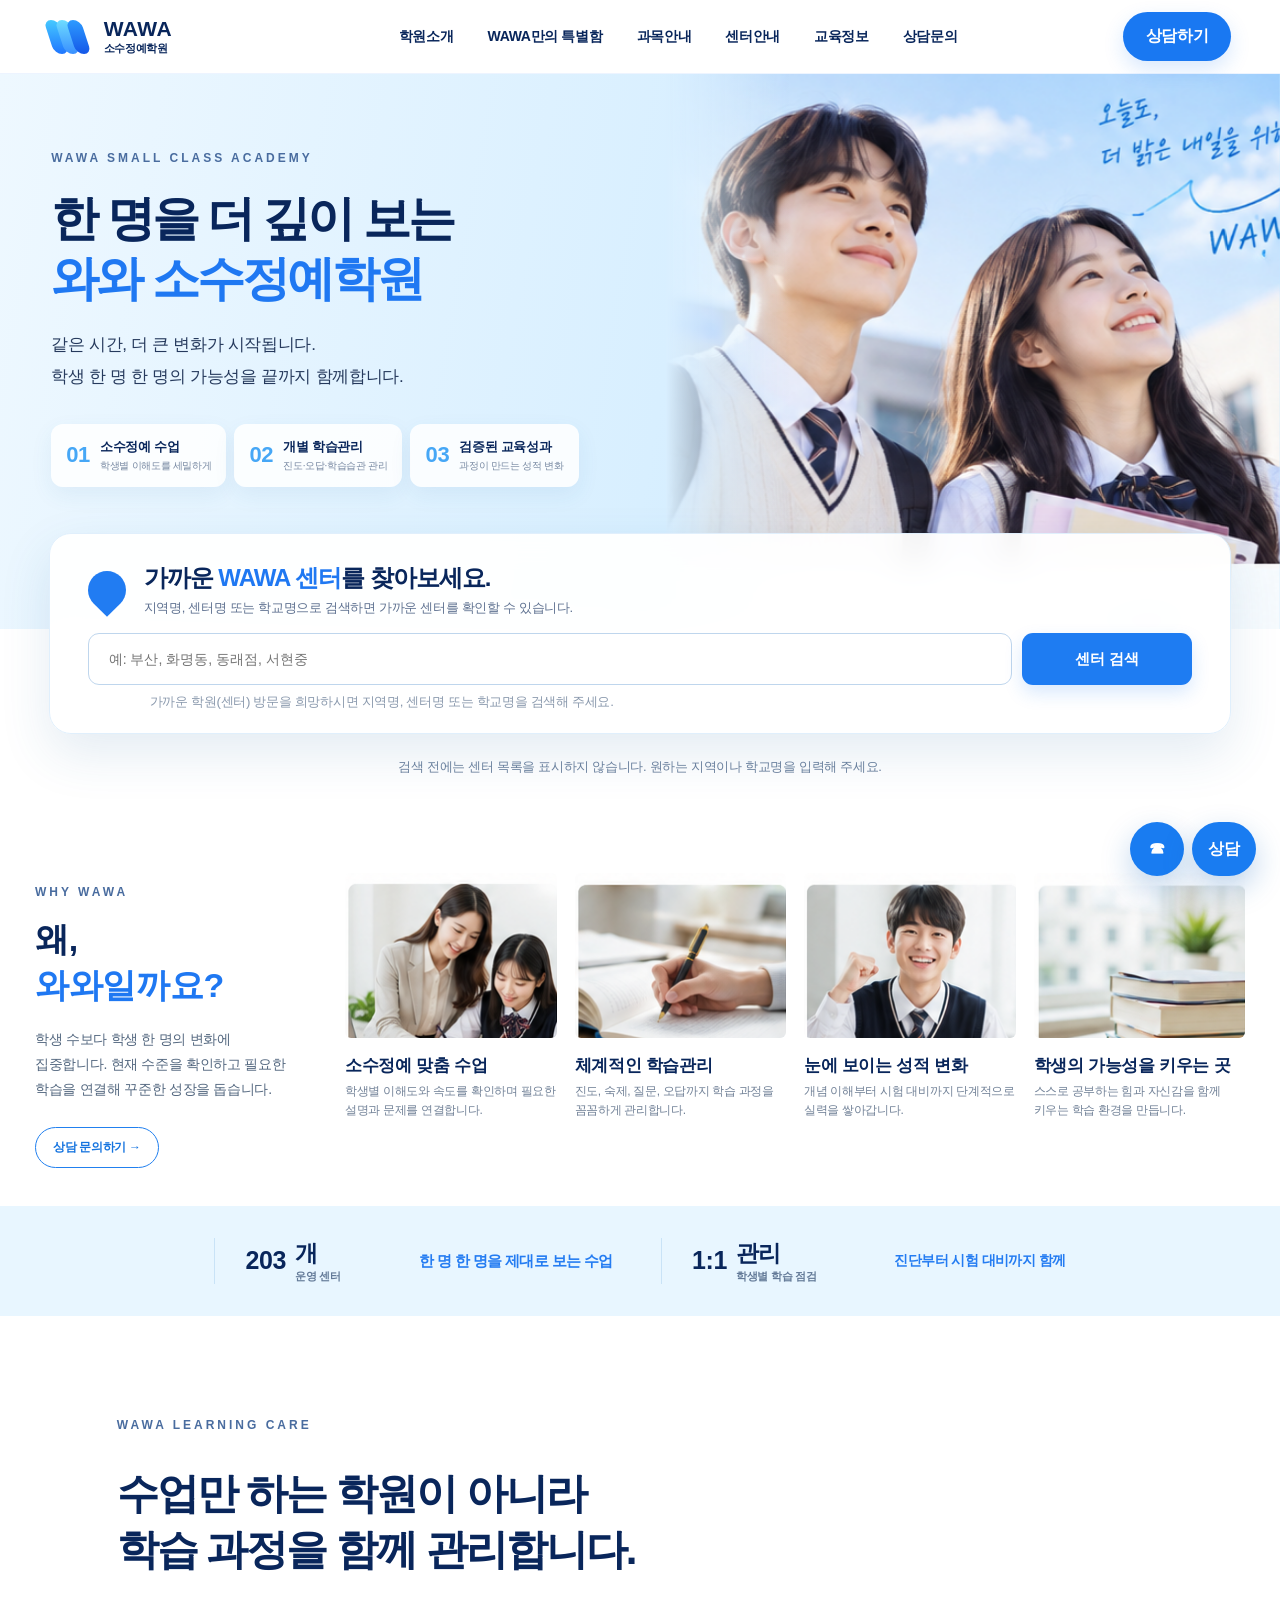
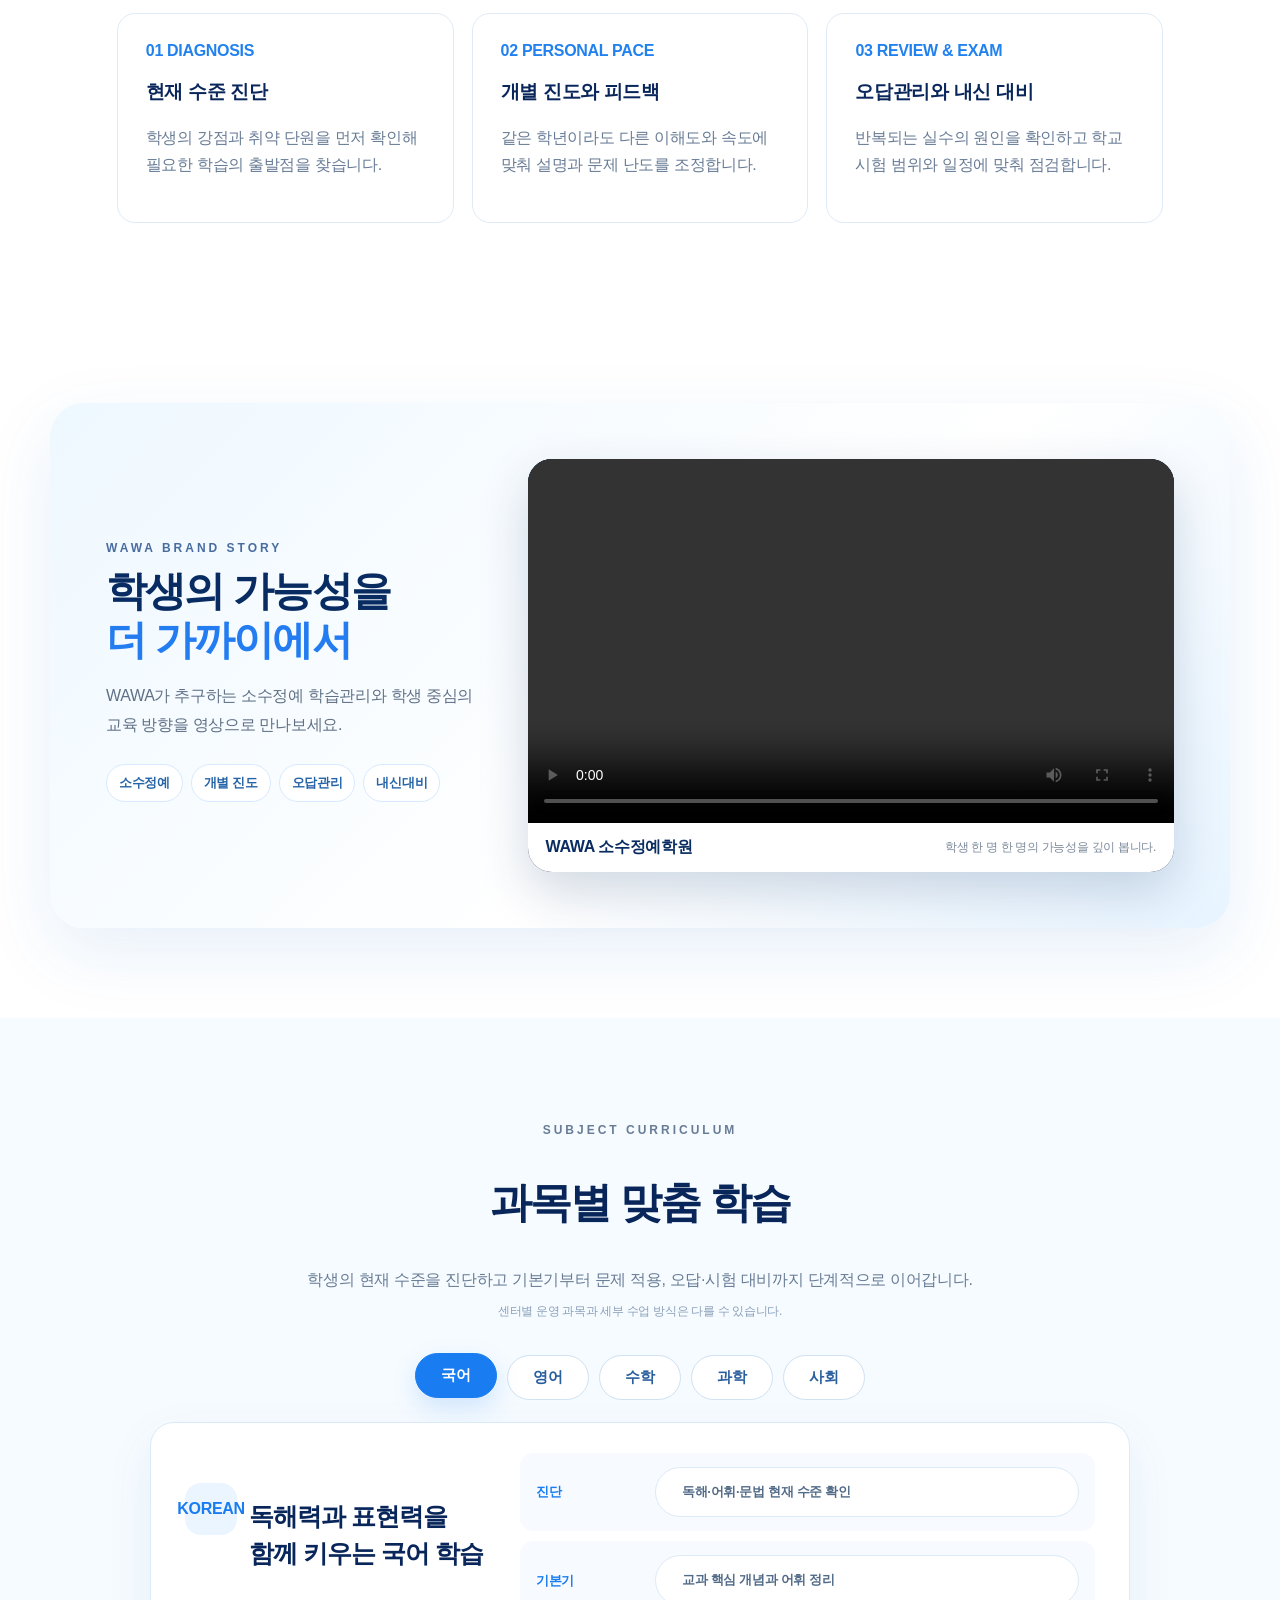
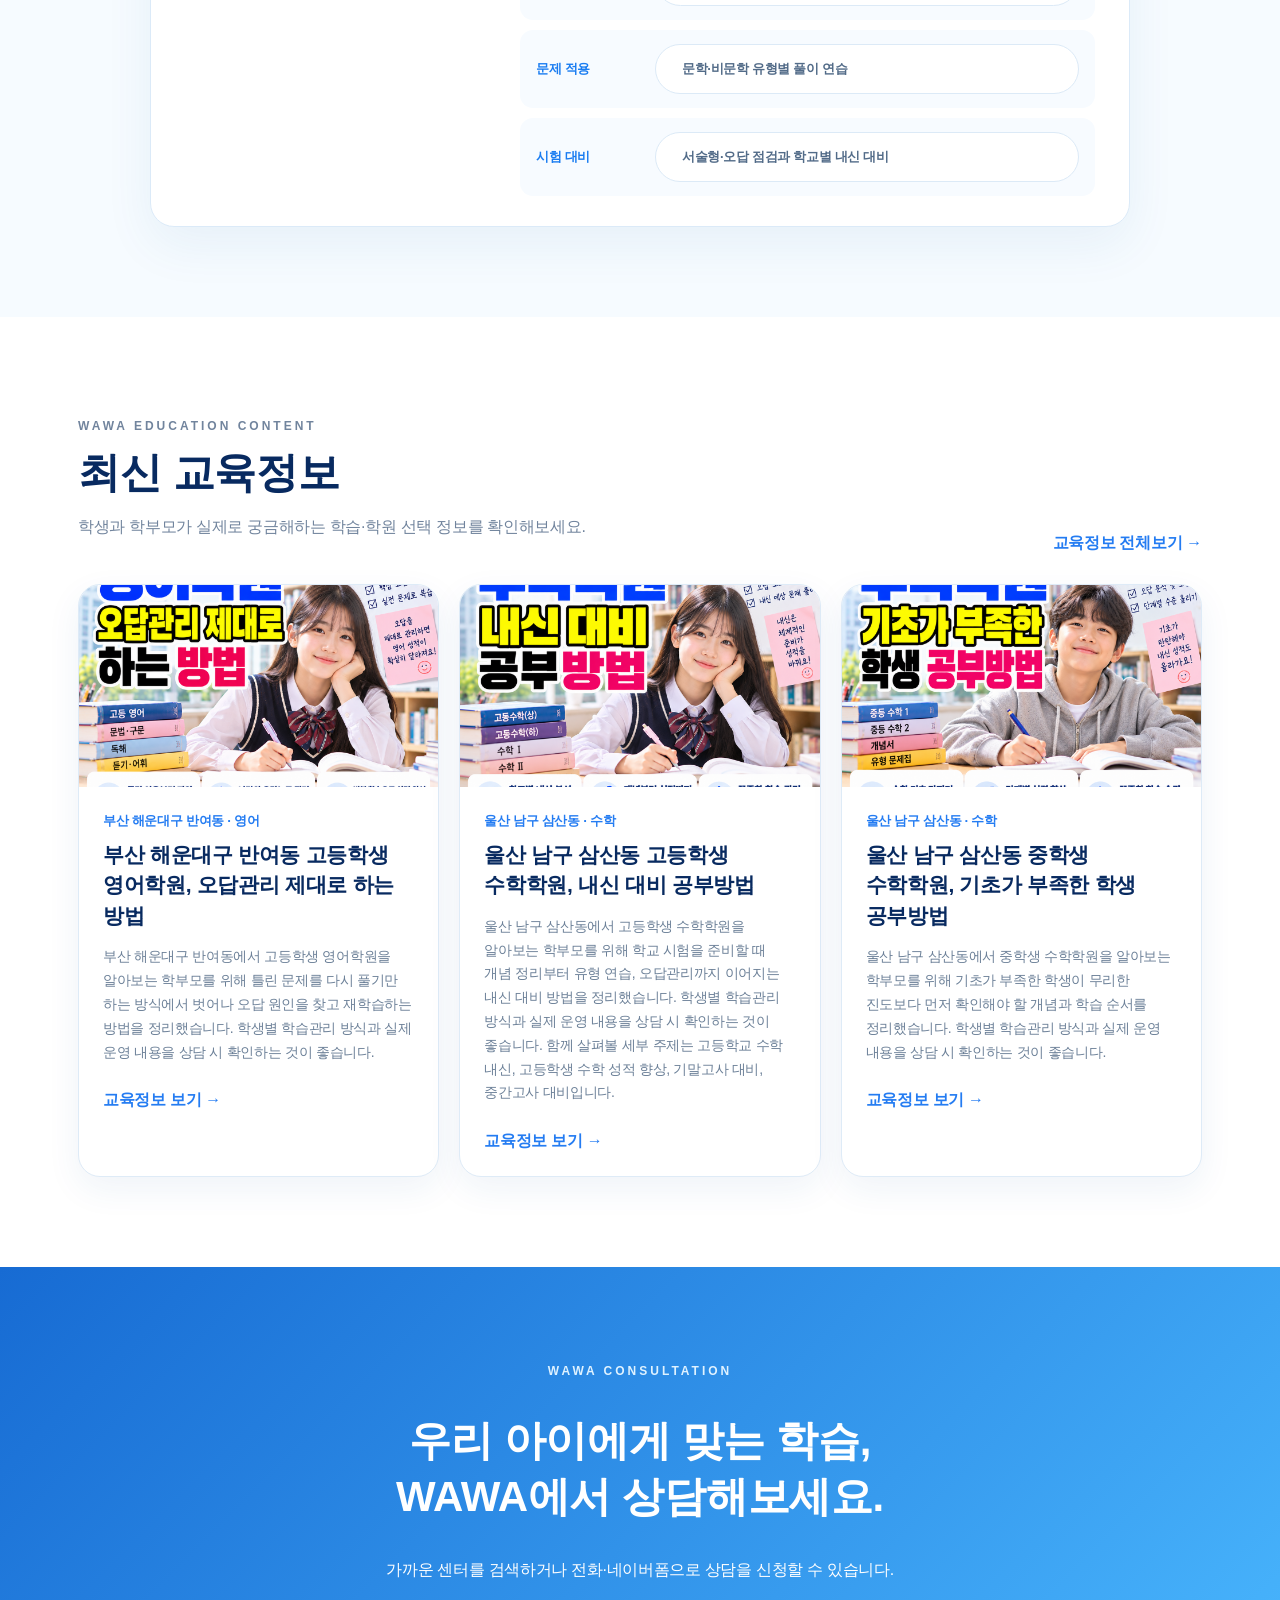
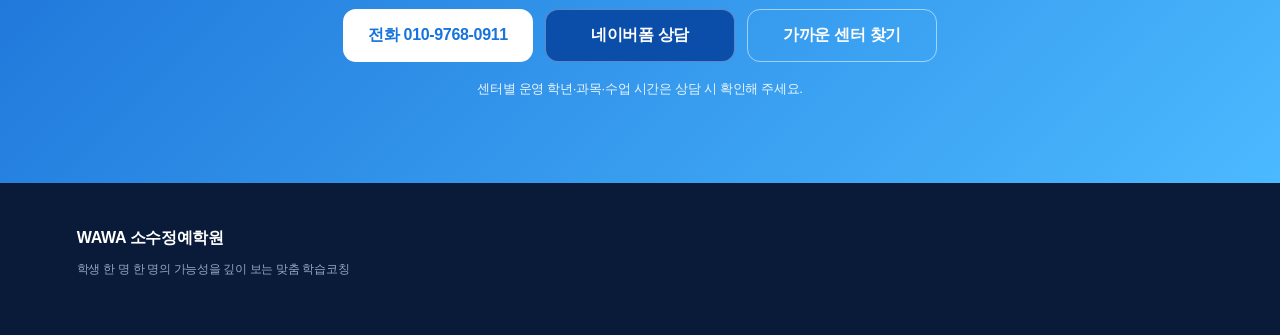
<file: index.html>
<!doctype html>
<html lang="ko"><head>
<meta charset="utf-8"><meta name="viewport" content="width=device-width,initial-scale=1">
<title>WAWA 소수정예학원 | 학생 한 명 한 명을 깊이 보는 맞춤 학습</title>
<meta name="description" content="WAWA 소수정예학원은 학생별 이해도와 학습 속도를 확인하며 개별 진도, 오답관리, 내신 대비를 함께 관리합니다. 전국 WAWA 센터를 검색하고 상담해보세요.">
<meta name="robots" content="index,follow"><link rel="canonical" href="https://wawa-academy.netlify.app/">
<meta name="naver-site-verification" content="d543000c79854238c80ed55fcc402723fc69e5c9">
<meta property="og:site_name" content="WAWA 소수정예학원"><meta name="application-name" content="WAWA 소수정예학원"><meta property="og:type" content="website"><meta property="og:title" content="WAWA 소수정예학원"><meta property="og:description" content="한 명을 더 깊이 보는 WAWA 소수정예학원"><meta property="og:url" content="https://wawa-academy.netlify.app/"><meta property="og:image" content="https://wawa-academy.netlify.app/wawa-ai-students.png">
<link rel="icon" href="/favicon.ico" sizes="any"><link rel="icon" type="image/png" href="/favicon-192.png"><link rel="stylesheet" href="style.css">
<script type="application/ld+json">{"@context":"https://schema.org","@type":"WebSite","@id":"https://wawa-academy.netlify.app/#website","url":"https://wawa-academy.netlify.app/","name":"WAWA 소수정예학원","alternateName":["WAWA","wawa-academy"]}</script><script type="application/ld+json">{"@context":"https://schema.org","@type":"Organization","@id":"https://wawa-academy.netlify.app/#organization","name":"WAWA 소수정예학원","url":"https://wawa-academy.netlify.app/"}</script></head><body>
<header class="topbar"><a class="brand" href="/"><span class="wmark"><i></i><i></i><i></i></span><span><strong>WAWA</strong><small>소수정예학원</small></span></a><nav><a href="#about">학원소개</a><a href="#difference">WAWA만의 특별함</a><a href="#subjects">과목안내</a><a href="#centers">센터안내</a><a href="blog.html">교육정보</a><a href="#consult">상담문의</a></nav><a class="consult-pill" href="https://naver.me/GZ6iPX5b" target="_blank" rel="noopener">상담하기</a></header>
<main>
<section class="hero" id="about"><div class="hero-copy"><p class="eyebrow">WAWA SMALL CLASS ACADEMY</p><h1>한 명을 더 깊이 보는<br><em>와와 소수정예학원</em></h1><p class="hero-desc">같은 시간, 더 큰 변화가 시작됩니다.<br>학생 한 명 한 명의 가능성을 끝까지 함께합니다.</p><div class="hero-points"><div><b>01</b><span><strong>소수정예 수업</strong><small>학생별 이해도를 세밀하게</small></span></div><div><b>02</b><span><strong>개별 학습관리</strong><small>진도·오답·학습습관 관리</small></span></div><div><b>03</b><span><strong>검증된 교육성과</strong><small>과정이 만드는 성적 변화</small></span></div></div></div><div class="hero-photo"><img src="wawa-ai-students.png" alt="WAWA 소수정예학원에서 공부하는 학생"></div></section>
<section class="finder-wrap" id="centers"><div class="finder"><div class="finder-title"><span class="pin"></span><div><h2>가까운 <em>WAWA 센터</em>를 찾아보세요.</h2><p>지역명, 센터명 또는 학교명으로 검색하면 가까운 센터를 확인할 수 있습니다.</p></div></div><div class="search-row"><input id="search" type="search" placeholder="예: 부산, 화명동, 동래점, 서현중" aria-label="WAWA 센터 검색"><button id="searchBtn" type="button">센터 검색</button></div><small class="examples">가까운 학원(센터) 방문을 희망하시면 지역명, 센터명 또는 학교명을 검색해 주세요.</small></div><div id="searchState" class="search-state">검색 전에는 센터 목록을 표시하지 않습니다. 원하는 지역이나 학교명을 입력해 주세요.</div><div class="centers"><article class="center-card" data-search="가경점 가경점와와학습코칭학원 충북 청주시 흥덕구 서현북로 18  2층 와와학습코칭학원 서현초, 서경초 서현중, 경덕중, 서현중 사대부고, 서원고, 청주외고"><span class="tag">WAWA CENTER</span><h3>가경점</h3><p class="addr">충북 청주시 흥덕구 서현북로 18  2층 와와학습코칭학원</p><p class="academy-official-name">학원 정식명칭: 가경점와와학습코칭학원</p><p><b>과목</b> 국어 · 영어 · 수학 · 사회</p><p><b>인근 학교</b> 서현초, 서경초 · 서현중, 경덕중, 서현중 · 사대부고, 서원고, 청주외고</p><p class="strength">초등 전과목관리(+독서활동)가능 
중등 국영수사과 관리 가능
고등 영수 외에 입시상담가능</p><p class="registration"><b>교육청 등록번호</b>충청북도청주교육지원청 제 5888호</p><a class="text-link" href="https://naver.me/GZ6iPX5b" rel="noopener" target="_blank">상담 문의 →</a></article><article class="center-card" data-search="가좌점 가좌점와와학습코칭학원 서울 서대문구 가재울로 52  승우빌딩 301호 가재울초, 연가초  가재울고"><span class="tag">WAWA CENTER</span><h3>가좌점</h3><p class="addr">서울 서대문구 가재울로 52  승우빌딩 301호</p><p class="academy-official-name">학원 정식명칭: 가좌점와와학습코칭학원</p><p><b>과목</b> 국어 · 영어 · 수학 · 과학 · 사회</p><p><b>인근 학교</b> 가재울초, 연가초 · 가재울고</p><p class="registration"><b>교육청 등록번호</b>서울서부교육지원청 등록 제02202000014호</p><a class="text-link" href="https://naver.me/GZ6iPX5b" rel="noopener" target="_blank">상담 문의 →</a></article><article class="center-card" data-search="갈매점 갈매점와와학습코칭학원 경기 구리시 갈매중앙로 79  에스엠타워 602호 갈매초, 산마루초 갈매중 갈매고"><span class="tag">WAWA CENTER</span><h3>갈매점</h3><p class="addr">경기 구리시 갈매중앙로 79  에스엠타워 602호</p><p class="academy-official-name">학원 정식명칭: 갈매점와와학습코칭학원</p><p><b>과목</b> 국어 · 영어 · 수학 · 과학 · 사회</p><p><b>인근 학교</b> 갈매초, 산마루초 · 갈매중 · 갈매고</p><p class="strength">1대1밀착관리-학부모님께 회원피드백 수업직후 상시제공, 갈매중고 내신특화, 전과목관리가능</p><p class="registration"><b>교육청 등록번호</b>구리남양주교육지원청 등록 제4331호</p><a class="text-link" href="https://naver.me/GZ6iPX5b" rel="noopener" target="_blank">상담 문의 →</a></article><article class="center-card" data-search="갈산점 와와학습코칭갈산학원 경기도 이천시 갈산동 영창로 314  629-2외 2필지 주공프라자 504호 안흥초, 설봉초 이천중, 설봉중, 증포중 제일고, 이현고"><span class="tag">WAWA CENTER</span><h3>갈산점</h3><p class="addr">경기도 이천시 갈산동 영창로 314  629-2외 2필지 주공프라자 504호</p><p class="academy-official-name">학원 정식명칭: 와와학습코칭갈산학원</p><p><b>과목</b> 국어 · 영어 · 수학 · 사회</p><p><b>인근 학교</b> 안흥초, 설봉초 · 이천중, 설봉중, 증포중 · 제일고, 이현고</p><p class="registration"><b>교육청 등록번호</b>이천교육지원청 등록 제1127호</p><a class="text-link" href="https://naver.me/GZ6iPX5b" rel="noopener" target="_blank">상담 문의 →</a></article><article class="center-card" data-search="강릉교동점 와와학습코칭학원 강원특별자치도 강릉시 정원로 44  202호 와와학습코칭학원 율곡초, 경포초 관동중, 율곡중, 해람중, 솔올중, 경포중 강여고, 강일여고, 명륜고, 제일고, 강릉고"><span class="tag">WAWA CENTER</span><h3>강릉교동점</h3><p class="addr">강원특별자치도 강릉시 정원로 44  202호 와와학습코칭학원</p><p class="academy-official-name">학원 정식명칭: 와와학습코칭학원</p><p><b>과목</b> 영어 · 수학</p><p><b>인근 학교</b> 율곡초, 경포초 · 관동중, 율곡중, 해람중, 솔올중, 경포중 · 강여고, 강일여고, 명륜고, 제일고, 강릉고</p><p class="strength">수업 방식과 학습관리 운영 내용은 해당 센터에 문의해 확인해 주세요.</p><p class="registration"><b>교육청 등록번호</b>강릉교육지원청 등록 제1386호</p><a class="text-link" href="https://naver.me/GZ6iPX5b" rel="noopener" target="_blank">상담 문의 →</a></article><article class="center-card" data-search="개신점 와와학습코칭센터학원 충청북도 청주시 서원구 개신동 경신로 31-1  402호 개신초, 서경초, 가경초, 죽림초, 서원초 가경중, 서경중, 경덕중, 사대부중, 성화중, 서원중 서원고, 사대부고, 청주고, 중앙여고, 운호고, 봉명고, 흥덕고, 세광고"><span class="tag">WAWA CENTER</span><h3>개신점</h3><p class="addr">충청북도 청주시 서원구 개신동 경신로 31-1  402호</p><p class="academy-official-name">학원 정식명칭: 와와학습코칭센터학원</p><p><b>과목</b> 국어 · 영어 · 수학</p><p><b>인근 학교</b> 개신초, 서경초, 가경초, 죽림초, 서원초 · 가경중, 서경중, 경덕중, 사대부중, 성화중, 서원중 · 서원고, 사대부고, 청주고, 중앙여고, 운호고, 봉명고, 흥덕고, 세광고</p><p class="strength">수업 방식과 학습관리 운영 내용은 해당 센터에 문의해 확인해 주세요.</p><p class="registration"><b>교육청 등록번호</b>청주교육지원청 등록 제4620호</p><a class="text-link" href="https://naver.me/GZ6iPX5b" rel="noopener" target="_blank">상담 문의 →</a></article><article class="center-card" data-search="거제수월점 거제수월점와와학습코칭학원 경남 거제시 수양로 462  3층 수월초, 제산초 수월중, 거제중앙중 거제중앙고, 연초고, 상문고"><span class="tag">WAWA CENTER</span><h3>거제수월점</h3><p class="addr">경남 거제시 수양로 462  3층</p><p class="academy-official-name">학원 정식명칭: 거제수월점와와학습코칭학원</p><p><b>과목</b> 영어 · 수학</p><p><b>인근 학교</b> 수월초, 제산초 · 수월중, 거제중앙중 · 거제중앙고, 연초고, 상문고</p><p class="strength">고등 회원이 많아서 면학분위기가 아주 잘 형성 되어져 있어서 초중등 부모님들께서 만족해 하십니다. 고등까지 전부 수업이 가능한 강사들로 이루어져 있어서 교수법이 뛰어납니다.</p><p class="registration"><b>교육청 등록번호</b>거제교육지원청 등록 제1558호</p><a class="text-link" href="https://naver.me/GZ6iPX5b" rel="noopener" target="_blank">상담 문의 →</a></article><article class="center-card" data-search="고잔점 와와학습코칭센터안산학원 경기 안산시 단원구 광덕대로 130  폴리타운 B동 513호   "><span class="tag">WAWA CENTER</span><h3>고잔점</h3><p class="addr">경기 안산시 단원구 광덕대로 130  폴리타운 B동 513호</p><p class="academy-official-name">학원 정식명칭: 와와학습코칭센터안산학원</p><p><b>과목</b> 국어 · 영어 · 수학</p><p class="strength">현재 수업 배치불가
베테랑 교사진
기본시스템 잘 활용</p><p class="registration"><b>교육청 등록번호</b>안산교육지원청 등록 제4176호</p><a class="text-link" href="https://naver.me/GZ6iPX5b" rel="noopener" target="_blank">상담 문의 →</a></article><article class="center-card" data-search="관저점 관저점와와학습코칭학원 대전 서구 구봉로 133  1542번지 205호   서일고, 서일여고"><span class="tag">WAWA CENTER</span><h3>관저점</h3><p class="addr">대전 서구 구봉로 133  1542번지 205호</p><p class="academy-official-name">학원 정식명칭: 관저점와와학습코칭학원</p><p><b>과목</b> 국어 · 영어 · 수학 · 과학 · 사회</p><p><b>인근 학교</b> 서일고, 서일여고</p><p class="strength">초등회원 &lt;10분독서&gt;로 수업 시작. 한 과목 두명의 강사가 관리. 매 수업 시간 학습일지 작성.</p><p class="registration"><b>교육청 등록번호</b>대전서부교육지원청 등록 제 서4277호</p><a class="text-link" href="https://naver.me/GZ6iPX5b" rel="noopener" target="_blank">상담 문의 →</a></article><article class="center-card" data-search="관평점 관평점와와학습코칭학원 대전 유성구 관평2로 46  밸리타운 501 동화초, 관평초 동화중, 관평중 중일고, 용산고"><span class="tag">WAWA CENTER</span><h3>관평점</h3><p class="addr">대전 유성구 관평2로 46  밸리타운 501</p><p class="academy-official-name">학원 정식명칭: 관평점와와학습코칭학원</p><p><b>과목</b> 국어 · 영어 · 수학</p><p><b>인근 학교</b> 동화초, 관평초 · 동화중, 관평중 · 중일고, 용산고</p><p class="strength">초등부 관리가 잘 되는 센터 / 분기별 이벤트가 있고, 초등부 매월 평가서가 있는 센터 / 밝은 분위기의 딱딱하지 않은 센터 / 회원관리 및 상담관리가 잘 되는 센터</p><p class="registration"><b>교육청 등록번호</b>대전서부교육지원청 등록 제 서4761호</p><a class="text-link" href="https://naver.me/GZ6iPX5b" rel="noopener" target="_blank">상담 문의 →</a></article><article class="center-card" data-search="광명점 광명점와와학습코칭학원 경기 광명시 광명로 823  광명현대타운 7층 701호  광남중, 광문중 광문고"><span class="tag">WAWA CENTER</span><h3>광명점</h3><p class="addr">경기 광명시 광명로 823  광명현대타운 7층 701호</p><p class="academy-official-name">학원 정식명칭: 광명점와와학습코칭학원</p><p><b>과목</b> 국어 · 영어 · 수학</p><p><b>인근 학교</b> 광남중, 광문중 · 광문고</p><p class="registration"><b>교육청 등록번호</b>광명교육지원청 등록 제1964호</p><a class="text-link" href="https://naver.me/GZ6iPX5b" rel="noopener" target="_blank">상담 문의 →</a></article><article class="center-card" data-search="광장점 와와학습코칭학원 서울 광진구 광나루로 584  동서울빌딩 5  양진중, 광장중 광남고, 단대부고, 건대부고"><span class="tag">WAWA CENTER</span><h3>광장점</h3><p class="addr">서울 광진구 광나루로 584  동서울빌딩 5</p><p class="academy-official-name">학원 정식명칭: 와와학습코칭학원</p><p><b>과목</b> 국어 · 영어 · 수학 · 과학</p><p><b>인근 학교</b> 양진중, 광장중 · 광남고, 단대부고, 건대부고</p><p class="strength">1. 배치 즉시 당일 상담 날짜 세팅 2. 영수 경력10년이상 코치들 구성
 3. 따뜻하고 재미있는 분위기 4. 플래너 관리 5. 방학특강, 시험대비특강으로 부족한 부분 추가지도
 6. 학부모와의 적극적인 소통</p><p class="registration"><b>교육청 등록번호</b>성동광진교육지원청 등록 제 2316호</p><a class="text-link" href="https://naver.me/GZ6iPX5b" rel="noopener" target="_blank">상담 문의 →</a></article><article class="center-card" data-search="교하점 교하점와와학습코칭학원 경기 파주시 청석로 272  센타프라자1 제8층 제803 청석초, 석곶초, 두일초 교하중, 두일중, 심학중 교하고, 심학고"><span class="tag">WAWA CENTER</span><h3>교하점</h3><p class="addr">경기 파주시 청석로 272  센타프라자1 제8층 제803</p><p class="academy-official-name">학원 정식명칭: 교하점와와학습코칭학원</p><p><b>과목</b> 수학 · 과학</p><p><b>인근 학교</b> 청석초, 석곶초, 두일초 · 교하중, 두일중, 심학중 · 교하고, 심학고</p><p class="strength">모든회원 - 플래너작성 , 단체카톡방, 빠른소통(출결/특이사항) , 국영수과 수업</p><p class="registration"><b>교육청 등록번호</b>경기도파주교육지원청 제1975호</p><a class="text-link" href="https://naver.me/GZ6iPX5b" rel="noopener" target="_blank">상담 문의 →</a></article><article class="center-card" data-search="구산점 구산점와와학습코칭학원 서울특별시 은평구 역촌동 연서로 130  4층  구산중, 은평중 예일여중고, 선일여중고"><span class="tag">WAWA CENTER</span><h3>구산점</h3><p class="addr">서울특별시 은평구 역촌동 연서로 130  4층</p><p class="academy-official-name">학원 정식명칭: 구산점와와학습코칭학원</p><p><b>과목</b> 국어 · 영어 · 수학</p><p><b>인근 학교</b> 구산중, 은평중 · 예일여중고, 선일여중고</p><p class="registration"><b>교육청 등록번호</b>서울서부교육지원청 등록 제02201700143호</p><a class="text-link" href="https://naver.me/GZ6iPX5b" rel="noopener" target="_blank">상담 문의 →</a></article><article class="center-card" data-search="구월점 구월점와와학습코칭학원 인천 남동구 선수촌공원로23번길 6-29  다복타워 401호 와와학습코칭학원 성리초 성리중 "><span class="tag">WAWA CENTER</span><h3>구월점</h3><p class="addr">인천 남동구 선수촌공원로23번길 6-29  다복타워 401호 와와학습코칭학원</p><p class="academy-official-name">학원 정식명칭: 구월점와와학습코칭학원</p><p><b>과목</b> 국어 · 영어 · 수학 · 과학 · 사회</p><p><b>인근 학교</b> 성리초 · 성리중</p><p class="strength">정돈된 학습환경
학습계획을 관리하는 학원
학생들의 소리에 귀 기울이는 학원
청소년 코칭 전문가</p><p class="registration"><b>교육청 등록번호</b>인천광역시동부교육지원청 제4031호</p><a class="text-link" href="https://naver.me/GZ6iPX5b" rel="noopener" target="_blank">상담 문의 →</a></article><article class="center-card" data-search="금릉점 와와학습코칭학원(금릉점) 경기 파주시 금빛로 24-27  제일메디컬 502 금릉초, 금화초, 새금초, 금촌초 금릉중, 금촌중, 문산중 금촌고, 문산제일고"><span class="tag">WAWA CENTER</span><h3>금릉점</h3><p class="addr">경기 파주시 금빛로 24-27  제일메디컬 502</p><p class="academy-official-name">학원 정식명칭: 와와학습코칭학원(금릉점)</p><p><b>과목</b> 국어 · 영어 · 수학 · 과학 · 사회</p><p><b>인근 학교</b> 금릉초, 금화초, 새금초, 금촌초 · 금릉중, 금촌중, 문산중 · 금촌고, 문산제일고</p><p class="strength">첫상담부터 정착까지 센터장 밀착관리/학생별 단톡방운영/매월정기고사/연2회 코칭데이/중2이상 지필대비 주말자습운영</p><p class="registration"><b>교육청 등록번호</b>파주교육지원청 등록 제1594호</p><a class="text-link" href="https://naver.me/GZ6iPX5b" rel="noopener" target="_blank">상담 문의 →</a></article><article class="center-card" data-search="금천점 금천점와와학습코칭학원 서울 금천구 금하로 763  벽산아파트 제중심상가동 3층 306-2,307,308 탑동초 동일중, 세일중 매그넷고, 동일여고, 금천고, 문일고"><span class="tag">WAWA CENTER</span><h3>금천점</h3><p class="addr">서울 금천구 금하로 763  벽산아파트 제중심상가동 3층 306-2,307,308</p><p class="academy-official-name">학원 정식명칭: 금천점와와학습코칭학원</p><p><b>과목</b> 국어 · 영어 · 수학 · 과학 · 사회</p><p><b>인근 학교</b> 탑동초 · 동일중, 세일중 · 매그넷고, 동일여고, 금천고, 문일고</p><p class="strength">국,영,수 초등부터 고3(이과)까지 가능/경력이 탁월한 강사들의 강의력</p><p class="registration"><b>교육청 등록번호</b>서울남부교육지원청 등록 제 5726호</p><a class="text-link" href="https://naver.me/GZ6iPX5b" rel="noopener" target="_blank">상담 문의 →</a></article><article class="center-card" data-search="기흥구청점 기흥구청점와와학습코칭학원 경기 용인시 기흥구 구갈로60번길 15  경영빌딩 3층 와와학습코칭학원 구갈초, 산양초, 관곡초 구갈중, 신갈중, 신릉중 기흥고, 신갈고, 성지고"><span class="tag">WAWA CENTER</span><h3>기흥구청점</h3><p class="addr">경기 용인시 기흥구 구갈로60번길 15  경영빌딩 3층 와와학습코칭학원</p><p class="academy-official-name">학원 정식명칭: 기흥구청점와와학습코칭학원</p><p><b>과목</b> 국어 · 영어 · 수학</p><p><b>인근 학교</b> 구갈초, 산양초, 관곡초 · 구갈중, 신갈중, 신릉중 · 기흥고, 신갈고, 성지고</p><p class="strength">편안한 수업 분위기/ 강사 소통이 빠름/ 유지율이 높음</p><p class="registration"><b>교육청 등록번호</b>경기도용인교육지원청 등록 제 5253호</p><a class="text-link" href="https://naver.me/GZ6iPX5b" rel="noopener" target="_blank">상담 문의 →</a></article><article class="center-card" data-search="남외점 남외점와와학습코칭학원 울산 중구 남외3길 15  남외프라자 401호 남외초 남외중,울산중 울산고,가온고"><span class="tag">WAWA CENTER</span><h3>남외점</h3><p class="addr">울산 중구 남외3길 15  남외프라자 401호</p><p class="academy-official-name">학원 정식명칭: 남외점와와학습코칭학원</p><p><b>과목</b> 국어 · 영어 · 수학</p><p><b>인근 학교</b> 남외초 · 남외중,울산중 · 울산고,가온고</p><p class="strength">남외중 내신대비에 강점인 센터이며 
모의평가로 내신대비 적중률과 시험치는 분위기형성으로  상위권학생들이 많이 분포되어있고 
시험기간에 국,영,수수업듣고있는 아이들에 한정해서 타과목특강이 있습니다~
남외초학생들이 걸어오기좋은 거리에 남외초만을 위한형성평가대비및 
코칭데이를통한 아이들학습습관과 기초부터심화까지 눈높이에 맞춘수업이가능합니다</p><p class="registration"><b>교육청 등록번호</b>울산강북교육지원청 등록 제5626호</p><a class="text-link" href="https://naver.me/GZ6iPX5b" rel="noopener" target="_blank">상담 문의 →</a></article><article class="center-card" data-search="내발산점 내발산점와와학습코칭학원 서울 강서구 마곡중앙4로 74  이웰메디파크 제4층 401,402호 가곡초등학교 공진초등학교 등명중학교, 마곡하늬중학교,명덕여중,수명중 수명고, 광영고, 명덕여자고등학교,화곡고"><span class="tag">WAWA CENTER</span><h3>내발산점</h3><p class="addr">서울 강서구 마곡중앙4로 74  이웰메디파크 제4층 401,402호</p><p class="academy-official-name">학원 정식명칭: 내발산점와와학습코칭학원</p><p><b>과목</b> 국어 · 영어 · 수학 · 과학 · 사회</p><p><b>인근 학교</b> 가곡초등학교 공진초등학교 · 등명중학교, 마곡하늬중학교,명덕여중,수명중 · 수명고, 광영고, 명덕여자고등학교,화곡고</p><p class="strength">수업 방식과 학습관리 운영 내용은 해당 센터에 문의해 확인해 주세요.</p><p class="registration"><b>교육청 등록번호</b>강서양천교육지원청 등록 제 5444호</p><a class="text-link" href="https://naver.me/GZ6iPX5b" rel="noopener" target="_blank">상담 문의 →</a></article><article class="center-card" data-search="노형점 와와학습코칭학원 제주시 과원북4길 27, 2층(노형동) 노형초 서중, 중앙중 지역내 모든 고등학교 가능"><span class="tag">WAWA CENTER</span><h3>노형점</h3><p class="addr">제주시 과원북4길 27, 2층(노형동)</p><p class="academy-official-name">학원 정식명칭: 와와학습코칭학원</p><p><b>과목</b> 영어 · 수학</p><p><b>인근 학교</b> 노형초 · 서중, 중앙중 · 지역내 모든 고등학교 가능</p><p class="registration"><b>교육청 등록번호</b>제주시교육지원청 등록 제2163호</p><a class="text-link" href="https://naver.me/GZ6iPX5b" rel="noopener" target="_blank">상담 문의 →</a></article><article class="center-card" data-search="논현점 와와학습코칭인천논현학원 인천 남동구 청능대로 559  2 동방초, 원동초 고잔중 고잔고"><span class="tag">WAWA CENTER</span><h3>논현점</h3><p class="addr">인천 남동구 청능대로 559  2</p><p class="academy-official-name">학원 정식명칭: 와와학습코칭인천논현학원</p><p><b>과목</b> 국어 · 영어 · 수학</p><p><b>인근 학교</b> 동방초, 원동초 · 고잔중 · 고잔고</p><p class="registration"><b>교육청 등록번호</b>인천동부교육지원청 등록 제3283호</p><a class="text-link" href="https://naver.me/GZ6iPX5b" rel="noopener" target="_blank">상담 문의 →</a></article><article class="center-card" data-search="다산도농점 다산도농점와와학습코칭학원 경기 남양주시 도농로 29  604호 와와학습코칭센터 도농초, 금교초, 미금초, 동화중, 도농중, 가운중 도농고, 가운고, 다산고"><span class="tag">WAWA CENTER</span><h3>다산도농점</h3><p class="addr">경기 남양주시 도농로 29  604호 와와학습코칭센터</p><p class="academy-official-name">학원 정식명칭: 다산도농점와와학습코칭학원</p><p><b>과목</b> 국어 · 영어 · 수학 · 과학 · 사회</p><p><b>인근 학교</b> 도농초, 금교초, 미금초, · 동화중, 도농중, 가운중 · 도농고, 가운고, 다산고</p><p class="strength">월정기평가를 매월 봅니다. 보고나면 보고서 및 코칭평가서를 제공합니다
코칭 데이 및 입시설명회 특강을 통해서 학생들의 부족한 점을 매월분석하여 보완을 합니다.

학부모 학습방을 통해서 수업에 대한 일정을 공유하며 숙제와 부족한 공부는 30분꼭 남겨서 완벽학습을 하며 시험기간에는 1시부터 자습을 통해서 시험대비에 대한 4주 준비를 미리하고있습니다</p><p class="registration"><b>교육청 등록번호</b>경기도구리남양주교육지원청 제4749호</p><a class="text-link" href="https://naver.me/GZ6iPX5b" rel="noopener" target="_blank">상담 문의 →</a></article><article class="center-card" data-search="다산점 다산점와와학습코칭학원 경기 남양주시 다산중앙로146번길 12-14  다산메트로타워 604호 다산초 다산중 다산고, 도농고"><span class="tag">WAWA CENTER</span><h3>다산점</h3><p class="addr">경기 남양주시 다산중앙로146번길 12-14  다산메트로타워 604호</p><p class="academy-official-name">학원 정식명칭: 다산점와와학습코칭학원</p><p><b>과목</b> 국어 · 영어 · 사회</p><p><b>인근 학교</b> 다산초 · 다산중 · 다산고, 도농고</p><p class="registration"><b>교육청 등록번호</b>구리남양주교육지원청 등록 제4125호</p><a class="text-link" href="https://naver.me/GZ6iPX5b" rel="noopener" target="_blank">상담 문의 →</a></article><article class="center-card" data-search="다산점(W+) 다산점더블유플러스학원 경기 남양주시 다산순환로 350  KB골든타워 310호 더블유플러스학원   "><span class="tag">WAWA CENTER</span><h3>다산점(W+)</h3><p class="addr">경기 남양주시 다산순환로 350  KB골든타워 310호 더블유플러스학원</p><p class="academy-official-name">학원 정식명칭: 다산점더블유플러스학원</p><p><b>과목</b> 수학 · 과학</p><p class="registration"><b>교육청 등록번호</b>경기도구리남양주교육지원청 제4711호</p><a class="text-link" href="https://naver.me/GZ6iPX5b" rel="noopener" target="_blank">상담 문의 →</a></article><article class="center-card" data-search="다산지금점 다산지금점와와학습코칭학원 경기 남양주시 다산지금로 139  3층 308호, 309호 다산한강초 다산한강중 "><span class="tag">WAWA CENTER</span><h3>다산지금점</h3><p class="addr">경기 남양주시 다산지금로 139  3층 308호, 309호</p><p class="academy-official-name">학원 정식명칭: 다산지금점와와학습코칭학원</p><p><b>과목</b> 국어 · 영어 · 수학 · 과학 · 사회</p><p><b>인근 학교</b> 다산한강초 · 다산한강중</p><p class="registration"><b>교육청 등록번호</b>구리남양주교육지원청 등록 제4349-1호</p><a class="text-link" href="https://naver.me/GZ6iPX5b" rel="noopener" target="_blank">상담 문의 →</a></article><article class="center-card" data-search="단구점 와와학습코칭학원 강원특별자치도 원주시 서원대로 406  리더스빌딩 402 구곡초등학교, 서원주초등학교 남원주중학교, 단구중학교 치악고등학교, 원주고등학교"><span class="tag">WAWA CENTER</span><h3>단구점</h3><p class="addr">강원특별자치도 원주시 서원대로 406  리더스빌딩 402</p><p class="academy-official-name">학원 정식명칭: 와와학습코칭학원</p><p><b>과목</b> 국어 · 영어 · 수학 · 과학 · 사회</p><p><b>인근 학교</b> 구곡초등학교, 서원주초등학교 · 남원주중학교, 단구중학교 · 치악고등학교, 원주고등학교</p><p class="strength">국,영,수,사,과 종합적인 관리가 가능한 센터</p><p class="registration"><b>교육청 등록번호</b>원주교육지원청 등록 제2412호</p><a class="text-link" href="https://naver.me/GZ6iPX5b" rel="noopener" target="_blank">상담 문의 →</a></article><article class="center-card" data-search="단대점 단대점와와학습코칭학원 경기 성남시 수정구 산성대로 423  5층 단대초 서중, 은행중 성남고, 성일고, 숭신여고, 동광고"><span class="tag">WAWA CENTER</span><h3>단대점</h3><p class="addr">경기 성남시 수정구 산성대로 423  5층</p><p class="academy-official-name">학원 정식명칭: 단대점와와학습코칭학원</p><p><b>과목</b> 국어 · 영어 · 수학</p><p><b>인근 학교</b> 단대초 · 서중, 은행중 · 성남고, 성일고, 숭신여고, 동광고</p><p class="registration"><b>교육청 등록번호</b>성남교육지원청 등록 제6183호</p><a class="text-link" href="https://naver.me/GZ6iPX5b" rel="noopener" target="_blank">상담 문의 →</a></article><article class="center-card" data-search="당산점 당산점와와학습코칭학원 서울 영등포구 당산로44길 3  삼성타운 504 당서초, 영동초, 당중초 당산중, 당산서중, 선유중 선유고, 여의도고, 여의도여고, 영등포여고, 관악고"><span class="tag">WAWA CENTER</span><h3>당산점</h3><p class="addr">서울 영등포구 당산로44길 3  삼성타운 504</p><p class="academy-official-name">학원 정식명칭: 당산점와와학습코칭학원</p><p><b>과목</b> 국어 · 영어 · 수학</p><p><b>인근 학교</b> 당서초, 영동초, 당중초 · 당산중, 당산서중, 선유중 · 선유고, 여의도고, 여의도여고, 영등포여고, 관악고</p><p class="registration"><b>교육청 등록번호</b>서울남부교육지원청 등록 제 5746호</p><a class="text-link" href="https://naver.me/GZ6iPX5b" rel="noopener" target="_blank">상담 문의 →</a></article><article class="center-card" data-search="당진중앙점 당진중앙와와학습코칭학원 충남 당진시 당진중앙2로 211-5  효명프라자 404호 탑동초 호서중, 당진중 호서고, 당진고"><span class="tag">WAWA CENTER</span><h3>당진중앙점</h3><p class="addr">충남 당진시 당진중앙2로 211-5  효명프라자 404호</p><p class="academy-official-name">학원 정식명칭: 당진중앙와와학습코칭학원</p><p><b>과목</b> 국어 · 영어 · 수학 · 과학 · 사회</p><p><b>인근 학교</b> 탑동초 · 호서중, 당진중 · 호서고, 당진고</p><p class="registration"><b>교육청 등록번호</b>당진교육지원청 등록 제617호</p><a class="text-link" href="https://naver.me/GZ6iPX5b" rel="noopener" target="_blank">상담 문의 →</a></article><article class="center-card" data-search="대구도남점 대구도남점와와학습코칭학원 대구 북구 도남중앙로7길 20-3  위너프라자 402호 와와학습코칭학원 도남초, 국우초 학남중 강북중 학남고, 구암고, 강북고"><span class="tag">WAWA CENTER</span><h3>대구도남점</h3><p class="addr">대구 북구 도남중앙로7길 20-3  위너프라자 402호 와와학습코칭학원</p><p class="academy-official-name">학원 정식명칭: 대구도남점와와학습코칭학원</p><p><b>과목</b> 국어 · 영어 · 수학 · 과학 · 사회</p><p><b>인근 학교</b> 도남초, 국우초 · 학남중 강북중 · 학남고, 구암고, 강북고</p><p class="strength">수업 방식과 학습관리 운영 내용은 해당 센터에 문의해 확인해 주세요.</p><p class="registration"><b>교육청 등록번호</b>대구광역시서부교육지원청 제2023-4500호</p><a class="text-link" href="https://naver.me/GZ6iPX5b" rel="noopener" target="_blank">상담 문의 →</a></article><article class="center-card" data-search="대구역점 대구역점와와학습코칭학원 대구 중구 서성로 99  대구역센트럴자이 상가 302호 와와학습코칭학원 수창초, 달성초, 종로초 계성중, 성명여중, 사대부중 사대부고, 경북여고, 신명고, 대구고, 경북예고, 칠성고"><span class="tag">WAWA CENTER</span><h3>대구역점</h3><p class="addr">대구 중구 서성로 99  대구역센트럴자이 상가 302호 와와학습코칭학원</p><p class="academy-official-name">학원 정식명칭: 대구역점와와학습코칭학원</p><p><b>과목</b> 국어 · 영어 · 수학 · 과학 · 사회</p><p><b>인근 학교</b> 수창초, 달성초, 종로초 · 계성중, 성명여중, 사대부중 · 사대부고, 경북여고, 신명고, 대구고, 경북예고, 칠성고</p><p class="strength">매 수업 후 수업 소통방에 피드백과 수업진행사항 공유
두달 마다 정기고사 후 성취보고서 공유
정기적 입시설명회, 코칭데이 진행</p><p class="registration"><b>교육청 등록번호</b>대구광역시동부교육지원청 제6571호</p><a class="text-link" href="https://naver.me/GZ6iPX5b" rel="noopener" target="_blank">상담 문의 →</a></article><article class="center-card" data-search="대구역점2호관 대구역점2호관
와와학습코칭학원 대구 중구 서성로 99  대구역센트럴자이 상가 203호 와와학습코칭학원 수창초, 종로초 계성중, 성명여중, 대구제일중, 사대부중 사대부고, 경북여고, 신명고, 칠성고"><span class="tag">WAWA CENTER</span><h3>대구역점2호관</h3><p class="addr">대구 중구 서성로 99  대구역센트럴자이 상가 203호 와와학습코칭학원</p><p class="academy-official-name">학원 정식명칭: 대구역점2호관
와와학습코칭학원</p><p><b>과목</b> 국어 · 영어 · 수학 · 과학 · 사회</p><p><b>인근 학교</b> 수창초, 종로초 · 계성중, 성명여중, 대구제일중, 사대부중 · 사대부고, 경북여고, 신명고, 칠성고</p><p class="strength">수업 방식과 학습관리 운영 내용은 해당 센터에 문의해 확인해 주세요.</p><p class="registration"><b>교육청 등록번호</b>대구동부교육지원청 제 6950 호</p><a class="text-link" href="https://naver.me/GZ6iPX5b" rel="noopener" target="_blank">상담 문의 →</a></article><article class="center-card" data-search="대구장기점 대구장기점와와학습코칭학원 대구 달서구 장기로 252  장기협성휴포레 2층 209,210 장동초, 장기초, 성당초 원화중 "><span class="tag">WAWA CENTER</span><h3>대구장기점</h3><p class="addr">대구 달서구 장기로 252  장기협성휴포레 2층 209,210</p><p class="academy-official-name">학원 정식명칭: 대구장기점와와학습코칭학원</p><p><b>과목</b> 국어 · 영어 · 수학 · 과학 · 사회</p><p><b>인근 학교</b> 장동초, 장기초, 성당초 · 원화중</p><p class="strength">1. 주기적인 유무선 상담 2. 철저한 수행&amp;내신 관리 3. 입시 상담 가능</p><p class="registration"><b>교육청 등록번호</b>대구남부교육지원청 등록 제2020-80호</p><a class="text-link" href="https://naver.me/GZ6iPX5b" rel="noopener" target="_blank">상담 문의 →</a></article><article class="center-card" data-search="덕이점 덕이점와와학습코칭학원 경기 고양시 일산서구 하이파크2로 40  금문프라자 804호 한산초, 덕이초, 백송초  "><span class="tag">WAWA CENTER</span><h3>덕이점</h3><p class="addr">경기 고양시 일산서구 하이파크2로 40  금문프라자 804호</p><p class="academy-official-name">학원 정식명칭: 덕이점와와학습코칭학원</p><p><b>과목</b> 국어 · 영어 · 수학 · 과학</p><p><b>인근 학교</b> 한산초, 덕이초, 백송초</p><p class="strength">친절하고 실력있는 강사진/대부분 10년 전후 경력</p><p class="registration"><b>교육청 등록번호</b>고양교육지원청 등록 제6169호</p><a class="text-link" href="https://naver.me/GZ6iPX5b" rel="noopener" target="_blank">상담 문의 →</a></article><article class="center-card" data-search="도안점 도안점와와학습코칭학원 대전 서구 동서대로 692  에프엠프라임 1차 501 흥도초 유성중, 봉명중, 도안중 유성고, 도안고, 서대전여고"><span class="tag">WAWA CENTER</span><h3>도안점</h3><p class="addr">대전 서구 동서대로 692  에프엠프라임 1차 501</p><p class="academy-official-name">학원 정식명칭: 도안점와와학습코칭학원</p><p><b>과목</b> 영어 · 수학 · 과학</p><p><b>인근 학교</b> 흥도초 · 유성중, 봉명중, 도안중 · 유성고, 도안고, 서대전여고</p><p class="registration"><b>교육청 등록번호</b>대전서부교육지원청 등록 제 서4790호</p><a class="text-link" href="https://naver.me/GZ6iPX5b" rel="noopener" target="_blank">상담 문의 →</a></article><article class="center-card" data-search="돈암점 돈암점와와학습코칭학원 서울특별시 성북구 돈암동 동소문로 190  중앙빌딩 201호 개운초 개운중, 성신여중, 고명중 용문고, 사대부고, 성신여고, 고대부고"><span class="tag">WAWA CENTER</span><h3>돈암점</h3><p class="addr">서울특별시 성북구 돈암동 동소문로 190  중앙빌딩 201호</p><p class="academy-official-name">학원 정식명칭: 돈암점와와학습코칭학원</p><p><b>과목</b> 국어 · 영어 · 수학</p><p><b>인근 학교</b> 개운초 · 개운중, 성신여중, 고명중 · 용문고, 사대부고, 성신여고, 고대부고</p><p class="strength">1. 국영수 전강사 선임강사 이상, 회사입사 경력 10년이상된 베테랑 코치들
2. 고타임 회원관리 능력과 상담력 우수한 코치들로 구성
3. 성북구 돈암점 근처 학교 티칭 경력이 10년이상,  근처 학교 기출및 내신경향 파악 잘되어있음</p><p class="registration"><b>교육청 등록번호</b>성북강북교육지원청 등록 제2017-43호</p><a class="text-link" href="https://naver.me/GZ6iPX5b" rel="noopener" target="_blank">상담 문의 →</a></article><article class="center-card" data-search="동래점 동래점와와학습코칭학원 부산광역시 동래구 온천동 충렬대로 129-1  한야빌딩 3 내산초 내성중,유락여중,동래중,동해중 내성고,중앙여고,동래고,부산전자고"><span class="tag">WAWA CENTER</span><h3>동래점</h3><p class="addr">부산광역시 동래구 온천동 충렬대로 129-1  한야빌딩 3</p><p class="academy-official-name">학원 정식명칭: 동래점와와학습코칭학원</p><p><b>과목</b> 국어 · 영어 · 수학 · 과학</p><p><b>인근 학교</b> 내산초 · 내성중,유락여중,동래중,동해중 · 내성고,중앙여고,동래고,부산전자고</p><p class="strength">영어,수학,과학 전공자들로 뛰어난 교수법의 경험 많은 강사진/정기고사/시험대비 주말보강/시험관리/입시상담</p><p class="registration"><b>교육청 등록번호</b>동래교육지원청 등록 제4888호</p><a class="text-link" href="https://naver.me/GZ6iPX5b" rel="noopener" target="_blank">상담 문의 →</a></article><article class="center-card" data-search="동백점 동백점와와학습코칭학원 경기도 용인시 기흥구 중동 동백3로11번길 3  2층 201호 석성초, 초당초 초당중, 백현중, 동백중, 성지중, 어정중, 용인중 초당고, 백현고, 동백고, 성지고, 용인고"><span class="tag">WAWA CENTER</span><h3>동백점</h3><p class="addr">경기도 용인시 기흥구 중동 동백3로11번길 3  2층 201호</p><p class="academy-official-name">학원 정식명칭: 동백점와와학습코칭학원</p><p><b>과목</b> 국어 · 영어 · 수학 · 과학</p><p><b>인근 학교</b> 석성초, 초당초 · 초당중, 백현중, 동백중, 성지중, 어정중, 용인중 · 초당고, 백현고, 동백고, 성지고, 용인고</p><p class="strength">와와학습코칭센터 동백점은 초3~고3까지 국영수과 오랜 경력의 전문 코치들이 학생들을 안정적으로 지도하고 있는 유지개월수가 8개월 이상 되는 센터 입니다.</p><p class="registration"><b>교육청 등록번호</b>용인교육지원청 등록 제3918호</p><a class="text-link" href="https://naver.me/GZ6iPX5b" rel="noopener" target="_blank">상담 문의 →</a></article><article class="center-card" data-search="동소문점 동소문점와와학습코칭학원 서울 성북구 아리랑로7길 5  4층 와와학습코칭학원 정덕초, 우촌초, 정수초 성신여중, 동구여중, 삼선중, 고명중 성신여고, 홍대부고, 고대부고, 한성여고"><span class="tag">WAWA CENTER</span><h3>동소문점</h3><p class="addr">서울 성북구 아리랑로7길 5  4층 와와학습코칭학원</p><p class="academy-official-name">학원 정식명칭: 동소문점와와학습코칭학원</p><p><b>과목</b> 영어 · 수학</p><p><b>인근 학교</b> 정덕초, 우촌초, 정수초 · 성신여중, 동구여중, 삼선중, 고명중 · 성신여고, 홍대부고, 고대부고, 한성여고</p><p class="strength">1. 자기주도학습의 A~Z 까지 완벽히 알려드립니다.
2. 장기근무 강사들의 지역내신 전문성을 보여드립니다.
3. 입시에 능통한 실력있는 강사들의 장기 로드맵으로 초등에서 대입까지 연계학습합니다.</p><p class="registration"><b>교육청 등록번호</b>성북강북교육지원청 등록 제2017-39호</p><a class="text-link" href="https://naver.me/GZ6iPX5b" rel="noopener" target="_blank">상담 문의 →</a></article><article class="center-card" data-search="동춘점 동춘점와와학습코칭학원 인천 연수구 앵고개로264번길 40  남지빌딩 4층 와와학습코칭센터   대건고, 연수여고, 연수고"><span class="tag">WAWA CENTER</span><h3>동춘점</h3><p class="addr">인천 연수구 앵고개로264번길 40  남지빌딩 4층 와와학습코칭센터</p><p class="academy-official-name">학원 정식명칭: 동춘점와와학습코칭학원</p><p><b>과목</b> 국어 · 영어 · 수학 · 과학</p><p><b>인근 학교</b> 대건고, 연수여고, 연수고</p><p class="registration"><b>교육청 등록번호</b>인천동부교육지원청 등록 제3723호</p><a class="text-link" href="https://naver.me/GZ6iPX5b" rel="noopener" target="_blank">상담 문의 →</a></article><article class="center-card" data-search="동탄목동점 동탄목동점와와학습코칭학원 경기 화성시 동탄신리천로 408  M메디칼 212호 동탄목동초, 한율초 동탄목동중, 세정중 창의고, 정현고"><span class="tag">WAWA CENTER</span><h3>동탄목동점</h3><p class="addr">경기 화성시 동탄신리천로 408  M메디칼 212호</p><p class="academy-official-name">학원 정식명칭: 동탄목동점와와학습코칭학원</p><p><b>과목</b> 국어 · 영어 · 수학 · 과학 · 사회</p><p><b>인근 학교</b> 동탄목동초, 한율초 · 동탄목동중, 세정중 · 창의고, 정현고</p><p class="strength">모든 회원 베테랑 교사 / 학습관리 꼼꼼하게, 소통방 운영, 매 월 평가 및 피드백</p><p class="registration"><b>교육청 등록번호</b>경기도화성오산교육지원청 제4752호</p><a class="text-link" href="https://naver.me/GZ6iPX5b" rel="noopener" target="_blank">상담 문의 →</a></article><article class="center-card" data-search="동탄호수점 동탄호수와와학습코칭학원 경기 화성시 동탄순환대로 127-19  에스비타운 907호 방교초, 서연초 청림중, 서연중, 방교중 정현고, 서연고, 창의고"><span class="tag">WAWA CENTER</span><h3>동탄호수점</h3><p class="addr">경기 화성시 동탄순환대로 127-19  에스비타운 907호</p><p class="academy-official-name">학원 정식명칭: 동탄호수와와학습코칭학원</p><p><b>과목</b> 국어 · 영어 · 수학 · 과학 · 사회</p><p><b>인근 학교</b> 방교초, 서연초 · 청림중, 서연중, 방교중 · 정현고, 서연고, 창의고</p><p class="registration"><b>교육청 등록번호</b>화성오산교육지원청 등록 제3775호</p><a class="text-link" href="https://naver.me/GZ6iPX5b" rel="noopener" target="_blank">상담 문의 →</a></article><article class="center-card" data-search="두정점 와와학습코칭두정점학원 충청남도 천안시 서북구 두정동 봉정로 382  성광빌딩 3층 두정초, 신대초 두정중, 성성중, 성정중, 오성고, 두정고, 신당고, 업성고"><span class="tag">WAWA CENTER</span><h3>두정점</h3><p class="addr">충청남도 천안시 서북구 두정동 봉정로 382  성광빌딩 3층</p><p class="academy-official-name">학원 정식명칭: 와와학습코칭두정점학원</p><p><b>과목</b> 영어 · 수학</p><p><b>인근 학교</b> 두정초, 신대초 · 두정중, 성성중, 성정중, · 오성고, 두정고, 신당고, 업성고</p><p class="registration"><b>교육청 등록번호</b>천안교육지원청 등록 제3444호</p><a class="text-link" href="https://naver.me/GZ6iPX5b" rel="noopener" target="_blank">상담 문의 →</a></article><article class="center-card" data-search="두호점 와와학습코칭센터학원 경상북도 포항시 북구 용두산길 32  3층  환호여중, 대도중 두호고, 포여고, 장성고, 포고, 중앙고, 중앙여고, 대동고"><span class="tag">WAWA CENTER</span><h3>두호점</h3><p class="addr">경상북도 포항시 북구 용두산길 32  3층</p><p class="academy-official-name">학원 정식명칭: 와와학습코칭센터학원</p><p><b>과목</b> 영어 · 수학</p><p><b>인근 학교</b> 환호여중, 대도중 · 두호고, 포여고, 장성고, 포고, 중앙고, 중앙여고, 대동고</p><p class="strength">시험직전 주말 3-4주 수업/시험 전후 피드백/장기회원 다수/회원유지율 9개월이상</p><p class="registration"><b>교육청 등록번호</b>포항교육지원청 등록 제2124호</p><a class="text-link" href="https://naver.me/GZ6iPX5b" rel="noopener" target="_blank">상담 문의 →</a></article><article class="center-card" data-search="둔산점 와와학습코칭센터학원 대전광역시 서구 둔산동 둔산로 142  신화빌딩 401호   "><span class="tag">WAWA CENTER</span><h3>둔산점</h3><p class="addr">대전광역시 서구 둔산동 둔산로 142  신화빌딩 401호</p><p class="academy-official-name">학원 정식명칭: 와와학습코칭센터학원</p><p><b>과목</b> 국어 · 영어 · 수학 · 사회</p><p class="strength">다양한 스타일의 단어암기법. 나만의 문법책. 학습일지 작성. 매월 정기고사 후 우수자 시상과 게시</p><p class="registration"><b>교육청 등록번호</b>대전서부교육지원청 등록 제 서4002호</p><a class="text-link" href="https://naver.me/GZ6iPX5b" rel="noopener" target="_blank">상담 문의 →</a></article><article class="center-card" data-search="둔산점(W+) 둔산점더블유플러스학원 대전 서구 둔산로 130  803호   "><span class="tag">WAWA CENTER</span><h3>둔산점(W+)</h3><p class="addr">대전 서구 둔산로 130  803호</p><p class="academy-official-name">학원 정식명칭: 둔산점더블유플러스학원</p><p><b>과목</b> 수학 · 과학</p><p class="strength">매 수업마다 오답노트.개념노트.학습일지 작성, AI정기고사&amp;분석리포트</p><p class="registration"><b>교육청 등록번호</b>대전서부교육지원청 등록 제 서4833호</p><a class="text-link" href="https://naver.me/GZ6iPX5b" rel="noopener" target="_blank">상담 문의 →</a></article><article class="center-card" data-search="루원시티점 루원시티점와와학습코칭학원 인천 서구 새오개로111번안길 23  대릉빌딩 302호 가현초 신형중, 신현여중, 가현중 신현고"><span class="tag">WAWA CENTER</span><h3>루원시티점</h3><p class="addr">인천 서구 새오개로111번안길 23  대릉빌딩 302호</p><p class="academy-official-name">학원 정식명칭: 루원시티점와와학습코칭학원</p><p><b>과목</b> 국어 · 영어 · 수학</p><p><b>인근 학교</b> 가현초 · 신형중, 신현여중, 가현중 · 신현고</p><p class="registration"><b>교육청 등록번호</b>인천서부교육지원청 등록 서부 제2212호</p><a class="text-link" href="https://naver.me/GZ6iPX5b" rel="noopener" target="_blank">상담 문의 →</a></article><article class="center-card" data-search="마두점 마두점와와학습코칭센터학원 경기 고양시 일산동구 중앙로 1191  굿모닝법조타운 1 604호 백신초, 호수초, 낙민초 백석중, 백신중 백신고, 정발고"><span class="tag">WAWA CENTER</span><h3>마두점</h3><p class="addr">경기 고양시 일산동구 중앙로 1191  굿모닝법조타운 1 604호</p><p class="academy-official-name">학원 정식명칭: 마두점와와학습코칭센터학원</p><p><b>과목</b> 국어 · 영어 · 수학 · 과학 · 사회</p><p><b>인근 학교</b> 백신초, 호수초, 낙민초 · 백석중, 백신중 · 백신고, 정발고</p><p class="strength">매월 초등 중등 정기고사 실시, 정기고사 시험 분석지 매달 전송, 원장이 연락이 잘됨.</p><p class="registration"><b>교육청 등록번호</b>고양교육지원청 등록 제6135호</p><a class="text-link" href="https://naver.me/GZ6iPX5b" rel="noopener" target="_blank">상담 문의 →</a></article><article class="center-card" data-search="마포2호점 마포2호점와와학습코칭학원 서울 마포구 토정로 252  승지빌딩 3층 신석초, 염리초, 용강초, 서강초, 우이초 서울여중, 동도중, 신수중 서울여고, 숭문고, 광성고, 한성고, 배문고"><span class="tag">WAWA CENTER</span><h3>마포2호점</h3><p class="addr">서울 마포구 토정로 252  승지빌딩 3층</p><p class="academy-official-name">학원 정식명칭: 마포2호점와와학습코칭학원</p><p><b>과목</b> 국어 · 영어 · 수학 · 사회</p><p><b>인근 학교</b> 신석초, 염리초, 용강초, 서강초, 우이초 · 서울여중, 동도중, 신수중 · 서울여고, 숭문고, 광성고, 한성고, 배문고</p><p class="strength">친절하고 학부모님들의 만족도가 높은 센터이며 2023 학부모님이 뽑은 최우수 강사가 있는 센터입니다.
초등부터 고3까지 영어와 수학(확통/기하/미적분) 모두 수업이 가능합니다.
초등은 국어도 가능합니다. 개념정리노트와 오답노트 활용을 잘 하고 있습니다.
면학 분위기가 굉장히 좋고 학생수가 현재 많지 않아서 수업의 질이 매우 높은 편입니다.
장기 회원이 많고 학부모님들과 소통이 잘 되며 유지개월 수가 높은 센터입니다.</p><p class="registration"><b>교육청 등록번호</b>서울특별시 서부교육지원청 제02202300102호</p><a class="text-link" href="https://naver.me/GZ6iPX5b" rel="noopener" target="_blank">상담 문의 →</a></article><article class="center-card" data-search="마포점 마포점와와학습코칭학원 서울특별시 마포구 염리동 독막로42길 7  173-3 2층 염리초 서울여중, 동도중, 신수중, 숭문중 서울여고, 숭문고, 광성고"><span class="tag">WAWA CENTER</span><h3>마포점</h3><p class="addr">서울특별시 마포구 염리동 독막로42길 7  173-3 2층</p><p class="academy-official-name">학원 정식명칭: 마포점와와학습코칭학원</p><p><b>과목</b> 국어 · 영어 · 수학 · 과학 · 사회</p><p><b>인근 학교</b> 염리초 · 서울여중, 동도중, 신수중, 숭문중 · 서울여고, 숭문고, 광성고</p><p class="registration"><b>교육청 등록번호</b>서울서부교육지원청 등록 제02201800007호</p><a class="text-link" href="https://naver.me/GZ6iPX5b" rel="noopener" target="_blank">상담 문의 →</a></article><article class="center-card" data-search="망포점 망포와와학습코칭학원 경기도 수원시 영통구 망포동 영통로 127  센터프라자 401호 잠원초, 망포초, 대선초 영동중, 잠원중, 망포중, 동학중 태장고, 망포고"><span class="tag">WAWA CENTER</span><h3>망포점</h3><p class="addr">경기도 수원시 영통구 망포동 영통로 127  센터프라자 401호</p><p class="academy-official-name">학원 정식명칭: 망포와와학습코칭학원</p><p><b>과목</b> 국어 · 영어 · 수학 · 과학 · 사회</p><p><b>인근 학교</b> 잠원초, 망포초, 대선초 · 영동중, 잠원중, 망포중, 동학중 · 태장고, 망포고</p><p class="registration"><b>교육청 등록번호</b>수원교육지원청 등록 제6338호</p><a class="text-link" href="https://naver.me/GZ6iPX5b" rel="noopener" target="_blank">상담 문의 →</a></article><article class="center-card" data-search="명일점 명일점와와학습코칭학원 서울 강동구 양재대로 1606  3층  천호중, 배재중, 명일중 명일여고, 강동고, 광문고"><span class="tag">WAWA CENTER</span><h3>명일점</h3><p class="addr">서울 강동구 양재대로 1606  3층</p><p class="academy-official-name">학원 정식명칭: 명일점와와학습코칭학원</p><p><b>과목</b> 국어 · 영어 · 수학</p><p><b>인근 학교</b> 천호중, 배재중, 명일중 · 명일여고, 강동고, 광문고</p><p class="registration"><b>교육청 등록번호</b>서울강동교육지원청 등록 제 7641호</p><a class="text-link" href="https://naver.me/GZ6iPX5b" rel="noopener" target="_blank">상담 문의 →</a></article><article class="center-card" data-search="명지대역점 명지대역점와와학습코칭학원 경기 용인시 처인구 명지로40번길 4  링크 153 502호 와와학습코칭학원 함박초, 서룡초 용신중, 용인중 "><span class="tag">WAWA CENTER</span><h3>명지대역점</h3><p class="addr">경기 용인시 처인구 명지로40번길 4  링크 153 502호 와와학습코칭학원</p><p class="academy-official-name">학원 정식명칭: 명지대역점와와학습코칭학원</p><p><b>과목</b> 영어 · 수학</p><p><b>인근 학교</b> 함박초, 서룡초 · 용신중, 용인중</p><p class="registration"><b>교육청 등록번호</b>경기도용인교육지원청 제 5578 호</p><a class="text-link" href="https://naver.me/GZ6iPX5b" rel="noopener" target="_blank">상담 문의 →</a></article><article class="center-card" data-search="목감점(모두) 목감점모두오름학습코칭학원 경기 시흥시 수풀안길 14-23  4층 402호 조남초, 목감초 조남중 목감고"><span class="tag">WAWA CENTER</span><h3>목감점(모두)</h3><p class="addr">경기 시흥시 수풀안길 14-23  4층 402호</p><p class="academy-official-name">학원 정식명칭: 목감점모두오름학습코칭학원</p><p><b>과목</b> 국어 · 영어 · 수학 · 과학 · 사회</p><p><b>인근 학교</b> 조남초, 목감초 · 조남중 · 목감고</p><p class="strength">국영수과 전과목이 가능</p><p class="registration"><b>교육청 등록번호</b>시흥교육지원청 등록 제 시1311호</p><a class="text-link" href="https://naver.me/GZ6iPX5b" rel="noopener" target="_blank">상담 문의 →</a></article><article class="center-card" data-search="목동점 와와학습코칭학원 서울 양천구 목동동로8길 23  메리트윈 3층 305 신목초, 서정초 목일중, 신목중, 양강중, 금옥중 양천고, 신목고, 한광고, 서울영상고"><span class="tag">WAWA CENTER</span><h3>목동점</h3><p class="addr">서울 양천구 목동동로8길 23  메리트윈 3층 305</p><p class="academy-official-name">학원 정식명칭: 와와학습코칭학원</p><p><b>과목</b> 국어 · 영어 · 수학 · 과학 · 사회</p><p><b>인근 학교</b> 신목초, 서정초 · 목일중, 신목중, 양강중, 금옥중 · 양천고, 신목고, 한광고, 서울영상고</p><p class="registration"><b>교육청 등록번호</b>강서양천교육지원청 등록 제 5353호</p><a class="text-link" href="https://naver.me/GZ6iPX5b" rel="noopener" target="_blank">상담 문의 →</a></article><article class="center-card" data-search="미금점 금곡점와와학습코칭학원 경기도 성남시 분당구 금곡동 돌마로 87  골드프라자 402호 미금초, 청솔초, 늘푸른초 불곡중, 청솔중, 늘푸른중 불곡고, 늘푸른고, 분당중앙고"><span class="tag">WAWA CENTER</span><h3>미금점</h3><p class="addr">경기도 성남시 분당구 금곡동 돌마로 87  골드프라자 402호</p><p class="academy-official-name">학원 정식명칭: 금곡점와와학습코칭학원</p><p><b>과목</b> 영어 · 수학</p><p><b>인근 학교</b> 미금초, 청솔초, 늘푸른초 · 불곡중, 청솔중, 늘푸른중 · 불곡고, 늘푸른고, 분당중앙고</p><p class="strength">높은 회원유지율/ 공부하는 분위기의 학원/ 수업회원 만족도 높음/ 강사들 소통이 빠름</p><p class="registration"><b>교육청 등록번호</b>성남교육지원청 등록 제5313호</p><a class="text-link" href="https://naver.me/GZ6iPX5b" rel="noopener" target="_blank">상담 문의 →</a></article><article class="center-card" data-search="미사점 미사점와와학습코칭학원 경기 하남시 미사강변대로 212  미사센트럴프라자 309   "><span class="tag">WAWA CENTER</span><h3>미사점</h3><p class="addr">경기 하남시 미사강변대로 212  미사센트럴프라자 309</p><p class="academy-official-name">학원 정식명칭: 미사점와와학습코칭학원</p><p><b>과목</b> 국어 · 영어 · 수학 · 과학</p><p class="strength">플래너관리/학생별 학습코칭 다양/친절한 강사진/단톡방 관리 활성화</p><p class="registration"><b>교육청 등록번호</b>광주하남교육지원청 등록 제1913호</p><a class="text-link" href="https://naver.me/GZ6iPX5b" rel="noopener" target="_blank">상담 문의 →</a></article><article class="center-card" data-search="반달점 반달점와와학습코칭보습학원 경기 부천시 원미구 상일로 69  반달마을 제상가동 제 3층 제 304호 와와학습코칭학원 부인초, 상도초 부인중, 상동중 상원고"><span class="tag">WAWA CENTER</span><h3>반달점</h3><p class="addr">경기 부천시 원미구 상일로 69  반달마을 제상가동 제 3층 제 304호 와와학습코칭학원</p><p class="academy-official-name">학원 정식명칭: 반달점와와학습코칭보습학원</p><p><b>과목</b> 국어 · 영어 · 수학 · 과학</p><p><b>인근 학교</b> 부인초, 상도초 · 부인중, 상동중 · 상원고</p><p class="strength">모든 회원 플래너 작성, 학습카톡방 관리, 매월 학습진행 리포트 공유</p><p class="registration"><b>교육청 등록번호</b>부천교육지원청 등록 제6730호</p><a class="text-link" href="https://naver.me/GZ6iPX5b" rel="noopener" target="_blank">상담 문의 →</a></article><article class="center-card" data-search="반석점 반석점와와학습코칭학원 대전 유성구 지족로 282  코오롱타워2 303,304 새미래초, 반석초 새미래중, 외삼중, 하기중 반석고, 노은고, 지족고, 유성고"><span class="tag">WAWA CENTER</span><h3>반석점</h3><p class="addr">대전 유성구 지족로 282  코오롱타워2 303,304</p><p class="academy-official-name">학원 정식명칭: 반석점와와학습코칭학원</p><p><b>과목</b> 국어 · 영어 · 수학</p><p><b>인근 학교</b> 새미래초, 반석초 · 새미래중, 외삼중, 하기중 · 반석고, 노은고, 지족고, 유성고</p><p class="strength">학생의 강점을 찾아주는 수업 방식
학생 뿐만 아니라 학부모님과의 소통이 밀접하게 이루어지는 관리
태도의 성장을 만들어 냄으로서 장기적인 학습 강점을 빌드업 해주는 학원</p><p class="registration"><b>교육청 등록번호</b>대전서부교육지원청 등록 제 서4638호</p><a class="text-link" href="https://naver.me/GZ6iPX5b" rel="noopener" target="_blank">상담 문의 →</a></article><article class="center-card" data-search="반송점 반송점와와학습코칭학원 경기도 화성시 반송동 동탄원천로 163  503호   "><span class="tag">WAWA CENTER</span><h3>반송점</h3><p class="addr">경기도 화성시 반송동 동탄원천로 163  503호</p><p class="academy-official-name">학원 정식명칭: 반송점와와학습코칭학원</p><p><b>과목</b> 국어 · 영어 · 수학 · 과학 · 사회</p><p class="registration"><b>교육청 등록번호</b>화성오산교육지원청 등록 제3130호</p><a class="text-link" href="https://naver.me/GZ6iPX5b" rel="noopener" target="_blank">상담 문의 →</a></article><article class="center-card" data-search="반여점 반여점와와학습코칭학원 부산 해운대구 반여로 102  경성빌딩 501호 인지초, 장산초, 무정초 장산중, 인지중 반여고"><span class="tag">WAWA CENTER</span><h3>반여점</h3><p class="addr">부산 해운대구 반여로 102  경성빌딩 501호</p><p class="academy-official-name">학원 정식명칭: 반여점와와학습코칭학원</p><p><b>과목</b> 국어 · 영어 · 수학 · 과학</p><p><b>인근 학교</b> 인지초, 장산초, 무정초 · 장산중, 인지중 · 반여고</p><p class="strength">1. 학생별 월 학습 계획에 따라 학습이 이루어 지고, 매주 진행상황에 따라 과목 선생님께서 주차별 코멘트를 작성해서 학생,학부모로 이루어진 단톡방에 공유합니다. 
2. 과목 수업 학습 일지를 학생 스스로 작성하여  매일 학습양을 점검하고, 배운내용에 대해 개념 또는 오답노트를 작성하도록 합니다. 
3. 학생 상황과 개별성에 맞게 수행평가 대비를 합니다.</p><p class="registration"><b>교육청 등록번호</b>해운대교육지원청 등록 제3955호</p><a class="text-link" href="https://naver.me/GZ6iPX5b" rel="noopener" target="_blank">상담 문의 →</a></article><article class="center-card" data-search="반월당점 반월당점와와학습코칭학원 대구 중구 대봉로 253  3층 와와학습코칭학원 대구초, 사대부초 대구제일중, 사대부중 사대부고, 경북여고"><span class="tag">WAWA CENTER</span><h3>반월당점</h3><p class="addr">대구 중구 대봉로 253  3층 와와학습코칭학원</p><p class="academy-official-name">학원 정식명칭: 반월당점와와학습코칭학원</p><p><b>과목</b> 국어 · 영어 · 수학 · 과학 · 사회</p><p><b>인근 학교</b> 대구초, 사대부초 · 대구제일중, 사대부중 · 사대부고, 경북여고</p><p class="strength">초중고 내신&amp;입시&amp;모든코치내방공부9도 코칭 가능
매 수업 후 수업 소통방에 피드백과 수업진행사항 공유
두달 마다 정기고사 후 성취보고서 공유
정기적 입시설명회, 코칭데이 진행</p><p class="registration"><b>교육청 등록번호</b>대구광역시동부교육지원청 제6834호</p><a class="text-link" href="https://naver.me/GZ6iPX5b" rel="noopener" target="_blank">상담 문의 →</a></article><article class="center-card" data-search="배곧점 배곧점와와학습코칭학원 경기 시흥시 배곧4로 22  배곧타운2 217호 와와학습코칭학원   "><span class="tag">WAWA CENTER</span><h3>배곧점</h3><p class="addr">경기 시흥시 배곧4로 22  배곧타운2 217호 와와학습코칭학원</p><p class="academy-official-name">학원 정식명칭: 배곧점와와학습코칭학원</p><p><b>과목</b> 국어 · 영어 · 수학 · 과학 · 사회</p><p class="registration"><b>교육청 등록번호</b>경기도시흥교육지원청 제 시1653 호</p><a class="text-link" href="https://naver.me/GZ6iPX5b" rel="noopener" target="_blank">상담 문의 →</a></article><article class="center-card" data-search="범박점 범박점와와학습코칭보습학원 경기 부천시 소사구 은성로 132  5층 창영초, 소안초, 소사초, 복사초 일신중, 소사중, 부일중 시온고, 소사고, 범박고"><span class="tag">WAWA CENTER</span><h3>범박점</h3><p class="addr">경기 부천시 소사구 은성로 132  5층</p><p class="academy-official-name">학원 정식명칭: 범박점와와학습코칭보습학원</p><p><b>과목</b> 국어 · 영어 · 수학 · 과학 · 사회</p><p><b>인근 학교</b> 창영초, 소안초, 소사초, 복사초 · 일신중, 소사중, 부일중 · 시온고, 소사고, 범박고</p><p class="strength">sky 출신 강사들, 수학 국어 등 전공자 직강, 코칭 및 입시 전문가로 구성</p><p class="registration"><b>교육청 등록번호</b>부천교육지원청 등록 제6495호</p><a class="text-link" href="https://naver.me/GZ6iPX5b" rel="noopener" target="_blank">상담 문의 →</a></article><article class="center-card" data-search="별가람점 별가람점와와학습코칭학원 경기 남양주시 덕송1로55번길 20  503호 덕송초, 샛별초 별가람중, 화접중, 한별중 별내고, 별가람고"><span class="tag">WAWA CENTER</span><h3>별가람점</h3><p class="addr">경기 남양주시 덕송1로55번길 20  503호</p><p class="academy-official-name">학원 정식명칭: 별가람점와와학습코칭학원</p><p><b>과목</b> 국어 · 영어 · 수학 · 과학 · 사회</p><p><b>인근 학교</b> 덕송초, 샛별초 · 별가람중, 화접중, 한별중 · 별내고, 별가람고</p><p class="strength">꼼꼼한 테스트 진행으로 학생의 현위치 파악을 잘합니다. 매월 테스트를 통해 수업의 속도 및 내용에 대한 점검을 개인별로 디테일하게 해줍니다. 잦은 학부모 소통으로 학부모님들의 신뢰가 두텁습니다. 강사들간의 단합이 잘되고 사이가 좋아 아이들이 학원에서 편안함을 느낍니다.</p><p class="registration"><b>교육청 등록번호</b>경기도구리남양주교육지원청 제4785호</p><a class="text-link" href="https://naver.me/GZ6iPX5b" rel="noopener" target="_blank">상담 문의 →</a></article><article class="center-card" data-search="별내점 별내점와와학습코칭학원 경기 남양주시 순화궁로 349  삼광프라자 501호 샛별초, 화접초, 별가람초, 한별초, 덕송초 별가람중, 한별중, 한삼중 별가람고, 별내고, 한삼고, 퇴계원고, 청학고"><span class="tag">WAWA CENTER</span><h3>별내점</h3><p class="addr">경기 남양주시 순화궁로 349  삼광프라자 501호</p><p class="academy-official-name">학원 정식명칭: 별내점와와학습코칭학원</p><p><b>과목</b> 국어 · 영어 · 수학 · 과학</p><p><b>인근 학교</b> 샛별초, 화접초, 별가람초, 한별초, 덕송초 · 별가람중, 한별중, 한삼중 · 별가람고, 별내고, 한삼고, 퇴계원고, 청학고</p><p class="registration"><b>교육청 등록번호</b>구리남양주교육지원청 등록 제4170호</p><a class="text-link" href="https://naver.me/GZ6iPX5b" rel="noopener" target="_blank">상담 문의 →</a></article><article class="center-card" data-search="별내중앙점(모두) 별내중앙점 
모두오름학습코칭학원 경기도 남양주시 별내3로 66,401호 한별초 화접중, 한별중 별내고"><span class="tag">WAWA CENTER</span><h3>별내중앙점(모두)</h3><p class="addr">경기도 남양주시 별내3로 66,401호</p><p class="academy-official-name">학원 정식명칭: 별내중앙점 
모두오름학습코칭학원</p><p><b>과목</b> 영어 · 수학 · 과학</p><p><b>인근 학교</b> 한별초 · 화접중, 한별중 · 별내고</p><p class="strength">4인 원장 체제로 전문성 있는 집중 관리로 고객 만족도 up!</p><p class="registration"><b>교육청 등록번호</b>경기도구리남양주교육지원청 제 5006 호</p><a class="text-link" href="https://naver.me/GZ6iPX5b" rel="noopener" target="_blank">상담 문의 →</a></article><article class="center-card" data-search="병점점 병점점와와학습코칭학원 경기 화성시 병점1로 221  화인메디컬프라자 2층 203호 안화초, 진안초, 태안초, 병점초 안화중, 진안중, 병점중, 반월중 안화고, 병점고, 반월고, 능동고"><span class="tag">WAWA CENTER</span><h3>병점점</h3><p class="addr">경기 화성시 병점1로 221  화인메디컬프라자 2층 203호</p><p class="academy-official-name">학원 정식명칭: 병점점와와학습코칭학원</p><p><b>과목</b> 국어 · 영어 · 수학 · 과학 · 사회</p><p><b>인근 학교</b> 안화초, 진안초, 태안초, 병점초 · 안화중, 진안중, 병점중, 반월중 · 안화고, 병점고, 반월고, 능동고</p><p class="strength">1. 처음 학습 시작하는 학생들이나, 진도가 많이 뒤쳐졌거나, 내향적인 학생들도 원하는 성장을 할 수 있는 교사진과 센터 분위기 
2. 개별 학습 수준에 맞춘 AI 교재 및 학습량 설정, 개별 학습자료 제공으로 실제적 학업 향상 
3. 안화중 병점중 진안중 반월중 기산중 맞춤 수행평가 관리와 시험 대비 
4. 초등 전과목 맞춤 관리 가능 
5. 학부모님과 과목 전체 교사진의 단톡방 운영 및 개별 관리</p><p class="registration"><b>교육청 등록번호</b>화성오산교육지원청 등록 제4050호</p><a class="text-link" href="https://naver.me/GZ6iPX5b" rel="noopener" target="_blank">상담 문의 →</a></article><article class="center-card" data-search="보라점 보라점와와학습코칭학원 경기 용인시 기흥구 사은로126번길 6  신원프라자 303호 나곡초 나곡중/보라중/상갈중 보라고/신갈고"><span class="tag">WAWA CENTER</span><h3>보라점</h3><p class="addr">경기 용인시 기흥구 사은로126번길 6  신원프라자 303호</p><p class="academy-official-name">학원 정식명칭: 보라점와와학습코칭학원</p><p><b>과목</b> 국어 · 영어 · 수학 · 과학</p><p><b>인근 학교</b> 나곡초 · 나곡중/보라중/상갈중 · 보라고/신갈고</p><p class="strength">입시 기반 상담 및 커리큘럼 운용
학생 1대1 상담/관리/수업 
매 수업마다 수업내용 발송 / 월1회 원장상담</p><p class="registration"><b>교육청 등록번호</b>용인교육지원청 등록 제4991호</p><a class="text-link" href="https://naver.me/GZ6iPX5b" rel="noopener" target="_blank">상담 문의 →</a></article><article class="center-card" data-search="복대점 복대점와와학습코칭학원 충북 청주시 흥덕구 진재로 37  3 증안초, 진흥초 복대중, 서원중, 솔밭중 흥덕고, 세광고, 사대부고, 청주고, 중앙여고"><span class="tag">WAWA CENTER</span><h3>복대점</h3><p class="addr">충북 청주시 흥덕구 진재로 37  3</p><p class="academy-official-name">학원 정식명칭: 복대점와와학습코칭학원</p><p><b>과목</b> 국어 · 영어 · 수학 · 과학</p><p><b>인근 학교</b> 증안초, 진흥초 · 복대중, 서원중, 솔밭중 · 흥덕고, 세광고, 사대부고, 청주고, 중앙여고</p><p class="strength">수행평가 및 생기부관리를 통한 입시코칭 가능한 센터
관련학과 출신의 전문 선생님들이 학생 수준별 맞춤수업</p><p class="registration"><b>교육청 등록번호</b>청주교육지원청 등록 제5298호</p><a class="text-link" href="https://naver.me/GZ6iPX5b" rel="noopener" target="_blank">상담 문의 →</a></article><article class="center-card" data-search="복산점 복산점와와학습코칭학원 울산 중구 번영로 461  B2동 7   "><span class="tag">WAWA CENTER</span><h3>복산점</h3><p class="addr">울산 중구 번영로 461  B2동 7</p><p class="academy-official-name">학원 정식명칭: 복산점와와학습코칭학원</p><p><b>과목</b> 국어 · 영어 · 수학 · 과학 · 사회</p><p class="registration"><b>교육청 등록번호</b>울산강북교육지원청 등록 제5462호</p><a class="text-link" href="https://naver.me/GZ6iPX5b" rel="noopener" target="_blank">상담 문의 →</a></article><article class="center-card" data-search="복현점 복현점와와학습코칭학원 대구 북구 동북로 247  이편한세상복현 상가동 305호 와와학습코칭학원 복현초 북중, 성광중, 산격중 경상고, 성광고, 영진고"><span class="tag">WAWA CENTER</span><h3>복현점</h3><p class="addr">대구 북구 동북로 247  이편한세상복현 상가동 305호 와와학습코칭학원</p><p class="academy-official-name">학원 정식명칭: 복현점와와학습코칭학원</p><p><b>과목</b> 국어 · 영어 · 수학</p><p><b>인근 학교</b> 복현초 · 북중, 성광중, 산격중 · 경상고, 성광고, 영진고</p><p class="strength">경력 10년 이상 강사/ 플래너관리/회원별 수업소통방/ 데일리숙제관리</p><p class="registration"><b>교육청 등록번호</b>대구광역시서부교육지원청 제2024-4559호</p><a class="text-link" href="https://naver.me/GZ6iPX5b" rel="noopener" target="_blank">상담 문의 →</a></article><article class="center-card" data-search="봉담점 봉담점와와학습코칭학원 경기 화성시 봉담읍 상리중심상가길 28-8  713호 와와학습코칭학원   "><span class="tag">WAWA CENTER</span><h3>봉담점</h3><p class="addr">경기 화성시 봉담읍 상리중심상가길 28-8  713호 와와학습코칭학원</p><p class="academy-official-name">학원 정식명칭: 봉담점와와학습코칭학원</p><p><b>과목</b> 국어 · 영어 · 수학 · 과학 · 사회</p><p class="registration"><b>교육청 등록번호</b>경기도화성오산교육지원청 제 5025호</p><a class="text-link" href="https://naver.me/GZ6iPX5b" rel="noopener" target="_blank">상담 문의 →</a></article><article class="center-card" data-search="부발점 와와학습코칭부발학원 경기 이천시 부발읍 경충대로2092번길 39-19  이천하이클래스 207,208 아미초, 신하초 효양중, 사동중, 대월중 효양고, 제일고"><span class="tag">WAWA CENTER</span><h3>부발점</h3><p class="addr">경기 이천시 부발읍 경충대로2092번길 39-19  이천하이클래스 207,208</p><p class="academy-official-name">학원 정식명칭: 와와학습코칭부발학원</p><p><b>과목</b> 국어 · 영어 · 수학 · 과학 · 사회</p><p><b>인근 학교</b> 아미초, 신하초 · 효양중, 사동중, 대월중 · 효양고, 제일고</p><p class="registration"><b>교육청 등록번호</b>이천교육지원청 등록 제1222호</p><a class="text-link" href="https://naver.me/GZ6iPX5b" rel="noopener" target="_blank">상담 문의 →</a></article><article class="center-card" data-search="부평점 와와학습코칭센터부평학원 인천광역시 부평구 부평동 부흥로 264  5층 와와학습코칭센터 부평서초,부평동초 부원중,부원여중 부평고, 부평여고"><span class="tag">WAWA CENTER</span><h3>부평점</h3><p class="addr">인천광역시 부평구 부평동 부흥로 264  5층 와와학습코칭센터</p><p class="academy-official-name">학원 정식명칭: 와와학습코칭센터부평학원</p><p><b>과목</b> 국어 · 영어 · 수학 · 과학 · 사회</p><p><b>인근 학교</b> 부평서초,부평동초 · 부원중,부원여중 · 부평고, 부평여고</p><p class="strength">전과목관리(국영수사과),회원별 강사소통방 운영,매월 수업보고서 전송</p><p class="registration"><b>교육청 등록번호</b>인천북부교육지원청 등록 제4371호</p><a class="text-link" href="https://naver.me/GZ6iPX5b" rel="noopener" target="_blank">상담 문의 →</a></article><article class="center-card" data-search="불당점 불당점와와학습코칭학원 충남 천안시 서북구 불당33길 22  고은타워 805호   "><span class="tag">WAWA CENTER</span><h3>불당점</h3><p class="addr">충남 천안시 서북구 불당33길 22  고은타워 805호</p><p class="academy-official-name">학원 정식명칭: 불당점와와학습코칭학원</p><p><b>과목</b> 국어 · 영어 · 수학</p><p class="strength">수업 방식과 학습관리 운영 내용은 해당 센터에 문의해 확인해 주세요.</p><p class="registration"><b>교육청 등록번호</b>천안교육지원청 등록 제4191호</p><a class="text-link" href="https://naver.me/GZ6iPX5b" rel="noopener" target="_blank">상담 문의 →</a></article><article class="center-card" data-search="비산점 와와학습코칭비산센터학원 경기 안양시 동안구 관악대로 91  대림타워 1102호 와와학습코칭학원 중앙초 비산중, 부흥중, 부림중, 신성중 양명여고, 양명고, 관양고, 성문고, 동안고"><span class="tag">WAWA CENTER</span><h3>비산점</h3><p class="addr">경기 안양시 동안구 관악대로 91  대림타워 1102호 와와학습코칭학원</p><p class="academy-official-name">학원 정식명칭: 와와학습코칭비산센터학원</p><p><b>과목</b> 국어 · 영어 · 수학</p><p><b>인근 학교</b> 중앙초 · 비산중, 부흥중, 부림중, 신성중 · 양명여고, 양명고, 관양고, 성문고, 동안고</p><p class="registration"><b>교육청 등록번호</b>안양과천교육지원청 등록 제 2017-063호</p><a class="text-link" href="https://naver.me/GZ6iPX5b" rel="noopener" target="_blank">상담 문의 →</a></article><article class="center-card" data-search="비전점 와와학습코칭센터학원 경기도 평택시 비전동 평남로 937  폴리프라자 602호, 603호 이화초 가내초 자란초 비전중 한광중 한광여중 평택여중 소사벌중 비전고 한광고 한광여고 평택여고"><span class="tag">WAWA CENTER</span><h3>비전점</h3><p class="addr">경기도 평택시 비전동 평남로 937  폴리프라자 602호, 603호</p><p class="academy-official-name">학원 정식명칭: 와와학습코칭센터학원</p><p><b>과목</b> 국어 · 영어 · 수학 · 과학</p><p><b>인근 학교</b> 이화초 가내초 자란초 · 비전중 한광중 한광여중 평택여중 소사벌중 · 비전고 한광고 한광여고 평택여고</p><p class="strength">초등회원 영어수학전문 (국어는 불가)
중등회원 영어수학국어과학 가능 
고등회원 영어수학 가능</p><p class="registration"><b>교육청 등록번호</b>평택교육지원청 등록 제 2126호</p><a class="text-link" href="https://naver.me/GZ6iPX5b" rel="noopener" target="_blank">상담 문의 →</a></article><article class="center-card" data-search="사동점 사동점와와학습코칭학원 경북 경산시 백자로10길 1  402호 와와학습코칭학원 사동초, 삼성현초, 평산초, 동부초 사동중, 문명중, 삼성현중, 경산중, 경산여중, 장산중 사동고, 경산여고, 경산고, 문명고, 경북체고"><span class="tag">WAWA CENTER</span><h3>사동점</h3><p class="addr">경북 경산시 백자로10길 1  402호 와와학습코칭학원</p><p class="academy-official-name">학원 정식명칭: 사동점와와학습코칭학원</p><p><b>과목</b> 국어 · 영어 · 수학 · 과학 · 사회</p><p><b>인근 학교</b> 사동초, 삼성현초, 평산초, 동부초 · 사동중, 문명중, 삼성현중, 경산중, 경산여중, 장산중 · 사동고, 경산여고, 경산고, 문명고, 경북체고</p><p class="strength">1) 10년차 경산 전지역 및 사동수업 코치 다수 보유

2) 사동 주변 학교별 시험난이도와 유형 파악 가능

3) 경산&amp;대구(수성구포함) 10년이상 코치님들의 코칭 노하우로 여러 유형의 학생들 맞춤 수업과 
폭넓은 진학상담 가능
4)프리미엄 코치 부센터장
5)국어교육과 교원자격증 강사
6)고려대학교(서울안암캠퍼스) 졸업강사</p><p class="registration"><b>교육청 등록번호</b>경상북도경산교육지원청 제1276호</p><a class="text-link" href="https://naver.me/GZ6iPX5b" rel="noopener" target="_blank">상담 문의 →</a></article><article class="center-card" data-search="사우점 사우점와와학습코칭학원 경기 김포시 사우중로 77  삼정사이버프라자 304 금파초, 향산초 금파중, 김포중 사우고, 풍무고, 고촌고"><span class="tag">WAWA CENTER</span><h3>사우점</h3><p class="addr">경기 김포시 사우중로 77  삼정사이버프라자 304</p><p class="academy-official-name">학원 정식명칭: 사우점와와학습코칭학원</p><p><b>과목</b> 국어 · 영어 · 수학 · 과학 · 사회</p><p><b>인근 학교</b> 금파초, 향산초 · 금파중, 김포중 · 사우고, 풍무고, 고촌고</p><p class="registration"><b>교육청 등록번호</b>김포교육지원청 등록 제1769호</p><a class="text-link" href="https://naver.me/GZ6iPX5b" rel="noopener" target="_blank">상담 문의 →</a></article><article class="center-card" data-search="사직점 사직점와와학습코칭학원 부산 동래구 사직로 80  222동 311호 (사직쌍용예가아파트 상가) 예원초, 사직초 사직중, 사직여중 사직고, 사직여고, 동인고"><span class="tag">WAWA CENTER</span><h3>사직점</h3><p class="addr">부산 동래구 사직로 80  222동 311호 (사직쌍용예가아파트 상가)</p><p class="academy-official-name">학원 정식명칭: 사직점와와학습코칭학원</p><p><b>과목</b> 영어 · 수학</p><p><b>인근 학교</b> 예원초, 사직초 · 사직중, 사직여중 · 사직고, 사직여고, 동인고</p><p class="strength">영어와 수학 모두 10년 이상의 베테랑 강사로 폭넓은 학생층 관리 가능. 학생들이 오고 싶어하는 학원으로 운영하며, 학부모의 입장에서 믿고 맡길 수 있도록 투명한 회원 관리 및 공유를 하고 있습니다</p><p class="registration"><b>교육청 등록번호</b>동래교육지원청 등록 제5468호</p><a class="text-link" href="https://naver.me/GZ6iPX5b" rel="noopener" target="_blank">상담 문의 →</a></article><article class="center-card" data-search="산남점 산남점와와학습코칭학원 충청북도 청주시 서원구 산남동 산남로 18  이화빌딩 5층 샛별초 수곡중 산남중 충북고 운호고 충북여고 산남고"><span class="tag">WAWA CENTER</span><h3>산남점</h3><p class="addr">충청북도 청주시 서원구 산남동 산남로 18  이화빌딩 5층</p><p class="academy-official-name">학원 정식명칭: 산남점와와학습코칭학원</p><p><b>과목</b> 국어 · 영어 · 수학 · 과학 · 사회</p><p><b>인근 학교</b> 샛별초 · 수곡중 산남중 · 충북고 운호고 충북여고 산남고</p><p class="strength">중등은 국영수사과 전과목 가능하고 과학은 고등수업까지가능합니다</p><p class="registration"><b>교육청 등록번호</b>청주교육지원청 등록 제4696호</p><a class="text-link" href="https://naver.me/GZ6iPX5b" rel="noopener" target="_blank">상담 문의 →</a></article><article class="center-card" data-search="산내점 산내점와와학습코칭학원 경기 파주시 청암로17번길 21  월드타워5차 405호   "><span class="tag">WAWA CENTER</span><h3>산내점</h3><p class="addr">경기 파주시 청암로17번길 21  월드타워5차 405호</p><p class="academy-official-name">학원 정식명칭: 산내점와와학습코칭학원</p><p><b>과목</b> 국어 · 영어 · 수학</p><p class="registration"><b>교육청 등록번호</b>파주교육지원청 등록 제1713호</p><a class="text-link" href="https://naver.me/GZ6iPX5b" rel="noopener" target="_blank">상담 문의 →</a></article><article class="center-card" data-search="산본점 산본점와와학습코칭학원 경기 군포시 산본로 394  대림프라자 제 6층 제602호 와와학습코칭학원 광정초 산본중, 궁내중, 수리중, 도장중, 금정중 흥진고, 산본고, 군포고"><span class="tag">WAWA CENTER</span><h3>산본점</h3><p class="addr">경기 군포시 산본로 394  대림프라자 제 6층 제602호 와와학습코칭학원</p><p class="academy-official-name">학원 정식명칭: 산본점와와학습코칭학원</p><p><b>과목</b> 국어 · 영어 · 수학 · 과학</p><p><b>인근 학교</b> 광정초 · 산본중, 궁내중, 수리중, 도장중, 금정중 · 흥진고, 산본고, 군포고</p><p class="strength">학습분위기가 잘 잡혀있고 국영수과 한 학원에서 다 할수 있습니다 과목별 전문강사로 운영합니다</p><p class="registration"><b>교육청 등록번호</b>경기도군포의왕교육지원청 제2444호</p><a class="text-link" href="https://naver.me/GZ6iPX5b" rel="noopener" target="_blank">상담 문의 →</a></article><article class="center-card" data-search="삼각산점 삼각산점와와학습코칭학원 서울 강북구 미아동  811-9 두산위브테라스파크 상가 402/403호 길음초, 송천초, 미양초 삼각산중, 길음중, 미양중 삼각산고, 미양고, 영훈고, 혜화여고"><span class="tag">WAWA CENTER</span><h3>삼각산점</h3><p class="addr">서울 강북구 미아동  811-9 두산위브테라스파크 상가 402/403호</p><p class="academy-official-name">학원 정식명칭: 삼각산점와와학습코칭학원</p><p><b>과목</b> 국어 · 영어 · 수학 · 과학 · 사회</p><p><b>인근 학교</b> 길음초, 송천초, 미양초 · 삼각산중, 길음중, 미양중 · 삼각산고, 미양고, 영훈고, 혜화여고</p><p class="registration"><b>교육청 등록번호</b>성북강북교육지원청 등록 제2017-58호</p><a class="text-link" href="https://naver.me/GZ6iPX5b" rel="noopener" target="_blank">상담 문의 →</a></article><article class="center-card" data-search="삼산점 삼산점와와학습코칭학원 울산광역시 남구 삼산동 돋질로 300  4층   "><span class="tag">WAWA CENTER</span><h3>삼산점</h3><p class="addr">울산광역시 남구 삼산동 돋질로 300  4층</p><p class="academy-official-name">학원 정식명칭: 삼산점와와학습코칭학원</p><p><b>과목</b> 국어 · 영어 · 수학 · 과학 · 사회</p><p class="registration"><b>교육청 등록번호</b>울산강남교육지원청 등록 제6001호</p><a class="text-link" href="https://naver.me/GZ6iPX5b" rel="noopener" target="_blank">상담 문의 →</a></article><article class="center-card" data-search="삼송점 삼송점와와학습코칭학원 경기 고양시 덕양구 신원로 36  명승세도나3 701호 신원초 신원중 신원고"><span class="tag">WAWA CENTER</span><h3>삼송점</h3><p class="addr">경기 고양시 덕양구 신원로 36  명승세도나3 701호</p><p class="academy-official-name">학원 정식명칭: 삼송점와와학습코칭학원</p><p><b>과목</b> 국어 · 영어 · 수학 · 과학 · 사회</p><p><b>인근 학교</b> 신원초 · 신원중 · 신원고</p><p class="strength">실력,친절,열정의 간부급들 강사들, 학부모학생과 4자단톡방 ,담임제및 월평가서 제출, 성적시상,플래너시상등 이벤트다양</p><p class="registration"><b>교육청 등록번호</b>고양교육지원청 등록 제6173호</p><a class="text-link" href="https://naver.me/GZ6iPX5b" rel="noopener" target="_blank">상담 문의 →</a></article><article class="center-card" data-search="상남점 상남점와와학습코칭학원 경남 창원시 성산구 마디미동로 25  비전빌딩 302호 외동초 상남중, 토월중, 웅남중 창원중앙여고, 남고, 신월고, 토월고"><span class="tag">WAWA CENTER</span><h3>상남점</h3><p class="addr">경남 창원시 성산구 마디미동로 25  비전빌딩 302호</p><p class="academy-official-name">학원 정식명칭: 상남점와와학습코칭학원</p><p><b>과목</b> 영어 · 수학</p><p><b>인근 학교</b> 외동초 · 상남중, 토월중, 웅남중 · 창원중앙여고, 남고, 신월고, 토월고</p><p class="strength">AI클래스를 활용한 아이들 맞춤 수업 진행
단톡방을 이용해 플래너 + 학습관리로 학부모와 수업 소통
월말평가, 학습안내문, 정기고사, 시험지분석을 통한 이후 커리큘럼 계획</p><p class="registration"><b>교육청 등록번호</b>창원교육지원청 등록 제1020호</p><a class="text-link" href="https://naver.me/GZ6iPX5b" rel="noopener" target="_blank">상담 문의 →</a></article><article class="center-card" data-search="상동점 와와학습코칭상동보습학원 경기 부천시 원미구 송내대로265번길 67  월드컵타운 305호 와와학습코칭센터 석천초  상인초 석천중 상동중 상일중 부인중 상동고 상일고 상원고 중흥고 중원고"><span class="tag">WAWA CENTER</span><h3>상동점</h3><p class="addr">경기 부천시 원미구 송내대로265번길 67  월드컵타운 305호 와와학습코칭센터</p><p class="academy-official-name">학원 정식명칭: 와와학습코칭상동보습학원</p><p><b>과목</b> 국어 · 영어 · 수학</p><p><b>인근 학교</b> 석천초  상인초 · 석천중 상동중 상일중 부인중 · 상동고 상일고 상원고 중흥고 중원고</p><p class="strength">부천시 상동 학원  밀집가 위치 주변 잘알려지 유명학원과 견주어  강사수준 학력좋음 대학교 입학부터 강의를 해서 30대로 젊으면서 연륜이 있는 강사진
학부모와의 상담은 타학원에 견주어 완전 잘하는편 
학생 성향에 맞추어 티칭겸 코칭
석천초 중 상일초중 수행 및 성적 향상 관리
학원 이벤트 잘함 간식 자주 ㅋ</p><p class="registration"><b>교육청 등록번호</b>부천교육지원청 등록 제5950호</p><a class="text-link" href="https://naver.me/GZ6iPX5b" rel="noopener" target="_blank">상담 문의 →</a></article><article class="center-card" data-search="상암점 와와학습코칭센터학원 서울특별시 마포구 상암동 상암산로1길 73  202호 중동초, 상지초, 상암초 상암중, 중암중, 성산중, 성사중, 덕은한강중 상암고, 예일여고, 대성고, 숭실고, 가재울고"><span class="tag">WAWA CENTER</span><h3>상암점</h3><p class="addr">서울특별시 마포구 상암동 상암산로1길 73  202호</p><p class="academy-official-name">학원 정식명칭: 와와학습코칭센터학원</p><p><b>과목</b> 영어 · 수학</p><p><b>인근 학교</b> 중동초, 상지초, 상암초 · 상암중, 중암중, 성산중, 성사중, 덕은한강중 · 상암고, 예일여고, 대성고, 숭실고, 가재울고</p><p class="strength">1. 배치 즉시 당일 상담 날짜 잡음
2. 영수 전문 고3까지 수업이 가능한 전문 강사들로만 구성되어있음
3. 여 강사다 보니 공감능력과 꼼꼼히 관리를 하며 학부모님들과 소통을 잘함.
4. 공부9도는 과목선생님이 아닌 다른 과목선생으로 분리해서 진행하기에 더욱 전문적임.
5. 월 정기고사 시험으로 한달 공부 한 내용들 점검하고 피드백 드림.
6. 내신대비로  타과목 관리 가능
7. 초등학생은 수준별 관리 철저</p><p class="registration"><b>교육청 등록번호</b>서울서부교육지원청 등록 제022015001127호</p><a class="text-link" href="https://naver.me/GZ6iPX5b" rel="noopener" target="_blank">상담 문의 →</a></article><article class="center-card" data-search="상현점 상현점와와학습코칭학원 경기도 용인시 수지구 상현동 만현로 120  4층 410호 와와학습코칭학원 솔개초, 상현초, 이현초 서원중, 소현중, 이현중, 성복중 상현고, 서원고, 풍덕고, 이의고, 홍천고"><span class="tag">WAWA CENTER</span><h3>상현점</h3><p class="addr">경기도 용인시 수지구 상현동 만현로 120  4층 410호 와와학습코칭학원</p><p class="academy-official-name">학원 정식명칭: 상현점와와학습코칭학원</p><p><b>과목</b> 국어 · 영어 · 수학 · 과학</p><p><b>인근 학교</b> 솔개초, 상현초, 이현초 · 서원중, 소현중, 이현중, 성복중 · 상현고, 서원고, 풍덕고, 이의고, 홍천고</p><p class="strength">매일 플래너작성을 통한 공부9도관리
 안정적인 유지율 
 시험기간 자체교재 제작 맞춤 시험대비 진행 
 시험후 시험지 분석 및 오답노트 피드백
 정기적으로 정기고사 진행
 학부모와 원활한 소통
 항상 깔끔한 학원 환경</p><p class="registration"><b>교육청 등록번호</b>용인교육지원청 등록 제4241-1호</p><a class="text-link" href="https://naver.me/GZ6iPX5b" rel="noopener" target="_blank">상담 문의 →</a></article><article class="center-card" data-search="새롬점 새롬와와학습코칭학원 세종특별자치시 새롬중앙로 62-15  해피라움W 305호 새뜸초, 새롬초 새뜸중, 새롬중 새롬고, 다정고"><span class="tag">WAWA CENTER</span><h3>새롬점</h3><p class="addr">세종특별자치시 새롬중앙로 62-15  해피라움W 305호</p><p class="academy-official-name">학원 정식명칭: 새롬와와학습코칭학원</p><p><b>과목</b> 국어 · 영어 · 수학</p><p><b>인근 학교</b> 새뜸초, 새롬초 · 새뜸중, 새롬중 · 새롬고, 다정고</p><p class="registration"><b>교육청 등록번호</b>세종특별자치시교육청 등록 제1211호</p><a class="text-link" href="https://naver.me/GZ6iPX5b" rel="noopener" target="_blank">상담 문의 →</a></article><article class="center-card" data-search="서수원점 서수원와와학습코칭학원 경기 수원시 권선구 호매실로104번길 90  JD타워 205호 능실초, 금호초 오현초호매실중, 능실중, 영신중, 고색중 호매실고, 영신여고, 고색고, 율천고, 동우여고"><span class="tag">WAWA CENTER</span><h3>서수원점</h3><p class="addr">경기 수원시 권선구 호매실로104번길 90  JD타워 205호</p><p class="academy-official-name">학원 정식명칭: 서수원와와학습코칭학원</p><p><b>과목</b> 국어 · 영어 · 수학 · 과학 · 사회</p><p><b>인근 학교</b> 능실초, 금호초 · 오현초호매실중, 능실중, 영신중, 고색중 · 호매실고, 영신여고, 고색고, 율천고, 동우여고</p><p class="registration"><b>교육청 등록번호</b>수원교육지원청 등록 제6949호</p><a class="text-link" href="https://naver.me/GZ6iPX5b" rel="noopener" target="_blank">상담 문의 →</a></article><article class="center-card" data-search="서신점 와와학습코칭학원 전북특별자치도 전주시 완산구 서신로 5  4층 와와학습코칭학원 중산초  한일고, 근영고"><span class="tag">WAWA CENTER</span><h3>서신점</h3><p class="addr">전북특별자치도 전주시 완산구 서신로 5  4층 와와학습코칭학원</p><p class="academy-official-name">학원 정식명칭: 와와학습코칭학원</p><p><b>과목</b> 영어 · 수학</p><p><b>인근 학교</b> 중산초 · 한일고, 근영고</p><p class="strength">학습노트 꼼꼼한 관리로 아이와 학부모 만족율up
전문성 있는 강사진 / 강사 평균 경력 10년
학생의 성격 및 성향 분석하고 수업진행
시험기간 독서실 운영</p><p class="registration"><b>교육청 등록번호</b>전주교육지원청 등록 제6457호</p><a class="text-link" href="https://naver.me/GZ6iPX5b" rel="noopener" target="_blank">상담 문의 →</a></article><article class="center-card" data-search="석동점 석동점와와학습코칭학원 경남 창원시 진해구 석동로 51  세븐코아 504호  석동중 "><span class="tag">WAWA CENTER</span><h3>석동점</h3><p class="addr">경남 창원시 진해구 석동로 51  세븐코아 504호</p><p class="academy-official-name">학원 정식명칭: 석동점와와학습코칭학원</p><p><b>과목</b> 국어 · 영어 · 수학 · 과학 · 사회</p><p><b>인근 학교</b> 석동중</p><p class="strength">독서토론</p><p class="registration"><b>교육청 등록번호</b>창원교육지원청 등록 제1933호</p><a class="text-link" href="https://naver.me/GZ6iPX5b" rel="noopener" target="_blank">상담 문의 →</a></article><article class="center-card" data-search="석사점 석사2호점와와학습코칭학원 강원특별자치도 춘천시 지석로 85  703호 성림초, 성원초, 봄내초 대룡중, 우석중, 남춘천중, 남춘천여중, 춘천중, 강원중 강원고, 사대부고, 춘고, 춘여고, 봉의고, 성수여고, 유봉여고"><span class="tag">WAWA CENTER</span><h3>석사점</h3><p class="addr">강원특별자치도 춘천시 지석로 85  703호</p><p class="academy-official-name">학원 정식명칭: 석사2호점와와학습코칭학원</p><p><b>인근 학교</b> 성림초, 성원초, 봄내초 · 대룡중, 우석중, 남춘천중, 남춘천여중, 춘천중, 강원중 · 강원고, 사대부고, 춘고, 춘여고, 봉의고, 성수여고, 유봉여고</p><p class="strength">현재 수업 배치불가</p><p class="registration"><b>교육청 등록번호</b>춘천교육지원청 등록 제1593호</p><a class="text-link" href="https://naver.me/GZ6iPX5b" rel="noopener" target="_blank">상담 문의 →</a></article><article class="center-card" data-search="선운점 선운점와와학습코칭학원 광주 광산구 선운로20번길 55-1  402호 와와학습코칭학원 선운초, 본량초 선운중 정광고, 보문고"><span class="tag">WAWA CENTER</span><h3>선운점</h3><p class="addr">광주 광산구 선운로20번길 55-1  402호 와와학습코칭학원</p><p class="academy-official-name">학원 정식명칭: 선운점와와학습코칭학원</p><p><b>과목</b> 영어 · 수학 · 사회</p><p><b>인근 학교</b> 선운초, 본량초 · 선운중 · 정광고, 보문고</p><p class="strength">플래너 모든 학년 필수 사용(등원,하원시) 숙제 기입까지
단체카톡방을 통한 원활한 소통(지각,결석 여부 빠른 확인)
한국사 수업까지 함께하는 문/이과 무관한 중요과목 관리</p><p class="registration"><b>교육청 등록번호</b>광주광역시서부교육지원청 제7446호</p><a class="text-link" href="https://naver.me/GZ6iPX5b" rel="noopener" target="_blank">상담 문의 →</a></article><article class="center-card" data-search="세교점 세교점와와학습코칭학원 경기 오산시 수청로 193  P&amp;P세교프라자 402호  문시중, 세마중 세교고"><span class="tag">WAWA CENTER</span><h3>세교점</h3><p class="addr">경기 오산시 수청로 193  P&amp;P세교프라자 402호</p><p class="academy-official-name">학원 정식명칭: 세교점와와학습코칭학원</p><p><b>과목</b> 국어 · 영어 · 수학 · 과학 · 사회</p><p><b>인근 학교</b> 문시중, 세마중 · 세교고</p><p class="strength">중학생 중간 기말 시험시 90점 이상자가 절반</p><p class="registration"><b>교육청 등록번호</b>화성오산교육지원청 등록 제4098호</p><a class="text-link" href="https://naver.me/GZ6iPX5b" rel="noopener" target="_blank">상담 문의 →</a></article><article class="center-card" data-search="센트럴점 센트럴점와와학습코칭학원 경기 하남시 미사강변대로 84  미사탑프라자 601호 한홀초, 청하초 윤슬중, 미사중 미사강변고, 미사고, 신장고, 남한고, 풍산고, 강일고, 특성화고"><span class="tag">WAWA CENTER</span><h3>센트럴점</h3><p class="addr">경기 하남시 미사강변대로 84  미사탑프라자 601호</p><p class="academy-official-name">학원 정식명칭: 센트럴점와와학습코칭학원</p><p><b>과목</b> 국어 · 영어 · 수학</p><p><b>인근 학교</b> 한홀초, 청하초 · 윤슬중, 미사중 · 미사강변고, 미사고, 신장고, 남한고, 풍산고, 강일고, 특성화고</p><p class="strength">회원유지율 높음/ 한 학생에 대한 과목별 담당 선생님들 회의가 주3회 이상 진행/ 학부모님과 정기적인 소통/회원별 핵심 오답노트 작성/ 와와 강사들 장기근무(강사 자주 안 바뀜)</p><p class="registration"><b>교육청 등록번호</b>광주하남교육지원청 등록 제1894호</p><a class="text-link" href="https://naver.me/GZ6iPX5b" rel="noopener" target="_blank">상담 문의 →</a></article><article class="center-card" data-search="소하점 소하점와와학습코칭학원 경기 광명시 오리로 346  행운드림프라자 4층 405호 충현초, 서면초 충현중, 빛가온중 충현고, 광휘고, 소하고"><span class="tag">WAWA CENTER</span><h3>소하점</h3><p class="addr">경기 광명시 오리로 346  행운드림프라자 4층 405호</p><p class="academy-official-name">학원 정식명칭: 소하점와와학습코칭학원</p><p><b>과목</b> 영어 · 수학 · 과학</p><p><b>인근 학교</b> 충현초, 서면초 · 충현중, 빛가온중 · 충현고, 광휘고, 소하고</p><p class="registration"><b>교육청 등록번호</b>광명교육지원청 등록 제1965호</p><a class="text-link" href="https://naver.me/GZ6iPX5b" rel="noopener" target="_blank">상담 문의 →</a></article><article class="center-card" data-search="송도점 WAWA와와학습코칭인천송도점학원 인천 연수구 해돋이로 165  차오름프라자 302 신정초 신정중 연송고"><span class="tag">WAWA CENTER</span><h3>송도점</h3><p class="addr">인천 연수구 해돋이로 165  차오름프라자 302</p><p class="academy-official-name">학원 정식명칭: WAWA와와학습코칭인천송도점학원</p><p><b>과목</b> 국어 · 영어 · 수학 · 과학 · 사회</p><p><b>인근 학교</b> 신정초 · 신정중 · 연송고</p><p class="strength">친절한 선생님, 따뜻한 분위기, 교재 활용을 넘어 학생 맞춤 개별교육자료(프린트) 제공에 강점이 강함</p><p class="registration"><b>교육청 등록번호</b>인천동부교육지원청 등록 제3284호</p><a class="text-link" href="https://naver.me/GZ6iPX5b" rel="noopener" target="_blank">상담 문의 →</a></article><article class="center-card" data-search="송도점(W+) 송도점더블유플러스학원 인천 연수구 해돋이로 160-6  꿈에계단 702호 일부(송도동) 신정초 신정중 연송고"><span class="tag">WAWA CENTER</span><h3>송도점(W+)</h3><p class="addr">인천 연수구 해돋이로 160-6  꿈에계단 702호 일부(송도동)</p><p class="academy-official-name">학원 정식명칭: 송도점더블유플러스학원</p><p><b>과목</b> 수학 · 과학</p><p><b>인근 학교</b> 신정초 · 신정중 · 연송고</p><p class="strength">장기 수업코치들로 구성된 전문성 강화, 송도점 전문 강사, 채드윅, 포스코, 국제고, 과학고 가능</p><p class="registration"><b>교육청 등록번호</b>인천동부교육지원청 등록 제3518호</p><a class="text-link" href="https://naver.me/GZ6iPX5b" rel="noopener" target="_blank">상담 문의 →</a></article><article class="center-card" data-search="송정점 송정점와와학습코칭학원 울산 북구 화산로 123  골드테라스 404호 고헌초, 송정초, 화봉초 고헌중, 화봉중, 연암중 화봉고, 매곡고, 무룡고, 울산공고, 에너지고"><span class="tag">WAWA CENTER</span><h3>송정점</h3><p class="addr">울산 북구 화산로 123  골드테라스 404호</p><p class="academy-official-name">학원 정식명칭: 송정점와와학습코칭학원</p><p><b>과목</b> 국어 · 영어 · 수학 · 과학</p><p><b>인근 학교</b> 고헌초, 송정초, 화봉초 · 고헌중, 화봉중, 연암중 · 화봉고, 매곡고, 무룡고, 울산공고, 에너지고</p><p class="strength">학부모, 교사간 단톡방, 정기적인 시험대비 고사, 주기적인 원장쌤과 학부모간 대화</p><p class="registration"><b>교육청 등록번호</b>울산강북교육지원청 등록 제5652호</p><a class="text-link" href="https://naver.me/GZ6iPX5b" rel="noopener" target="_blank">상담 문의 →</a></article><article class="center-card" data-search="송천점 와와학습코칭송천점학원 전북특별자치도 전주시 덕진구 솔내로 129  송천열방빌딩 501호 와와학습코칭학원   "><span class="tag">WAWA CENTER</span><h3>송천점</h3><p class="addr">전북특별자치도 전주시 덕진구 솔내로 129  송천열방빌딩 501호 와와학습코칭학원</p><p class="academy-official-name">학원 정식명칭: 와와학습코칭송천점학원</p><p><b>과목</b> 국어 · 영어 · 수학 · 과학</p><p class="registration"><b>교육청 등록번호</b>전주교육지원청 등록 제6679호</p><a class="text-link" href="https://naver.me/GZ6iPX5b" rel="noopener" target="_blank">상담 문의 →</a></article><article class="center-card" data-search="송촌점 송촌와와학습코칭학원 대전 대덕구 동춘당로94번길 11-7  4층 402 송촌초 매봉중, 법동중, 송촌중 송촌고, 명석고, 우송고, 대전여고, 동대전고"><span class="tag">WAWA CENTER</span><h3>송촌점</h3><p class="addr">대전 대덕구 동춘당로94번길 11-7  4층 402</p><p class="academy-official-name">학원 정식명칭: 송촌와와학습코칭학원</p><p><b>과목</b> 국어 · 영어 · 수학</p><p><b>인근 학교</b> 송촌초 · 매봉중, 법동중, 송촌중 · 송촌고, 명석고, 우송고, 대전여고, 동대전고</p><p class="registration"><b>교육청 등록번호</b>대전동부교육지원청등록 제 2동3248호</p><a class="text-link" href="https://naver.me/GZ6iPX5b" rel="noopener" target="_blank">상담 문의 →</a></article><article class="center-card" data-search="송파위례점 송파위례점와와학습코칭학원 서울 송파구 위례광장로 188  아이온스퀘어 8층 816호 와와학습코칭학원 송례초, 위례별초 위례중, 송례중 영어 현재 덕수고만 가능합니다. 예체능 및 특성화는 상담후 가능여부 결정."><span class="tag">WAWA CENTER</span><h3>송파위례점</h3><p class="addr">서울 송파구 위례광장로 188  아이온스퀘어 8층 816호 와와학습코칭학원</p><p class="academy-official-name">학원 정식명칭: 송파위례점와와학습코칭학원</p><p><b>과목</b> 국어 · 영어 · 수학 · 과학</p><p><b>인근 학교</b> 송례초, 위례별초 · 위례중, 송례중 · 영어 현재 덕수고만 가능합니다. 예체능 및 특성화는 상담후 가능여부 결정.</p><p class="strength">수업 방식과 학습관리 운영 내용은 해당 센터에 문의해 확인해 주세요.</p><p class="registration"><b>교육청 등록번호</b>서울특별시강동송파교육지원청 제8296호</p><a class="text-link" href="https://naver.me/GZ6iPX5b" rel="noopener" target="_blank">상담 문의 →</a></article><article class="center-card" data-search="수성2가점 수성2가점와와학습코칭학원 대구 수성구 명덕로 404  1동 404호 와와학습코칭학원 동일초, 동도초, 동성초 대구동중, 신명여중, 중앙중, 황금중 남산고, 경북고"><span class="tag">WAWA CENTER</span><h3>수성2가점</h3><p class="addr">대구 수성구 명덕로 404  1동 404호 와와학습코칭학원</p><p class="academy-official-name">학원 정식명칭: 수성2가점와와학습코칭학원</p><p><b>과목</b> 국어 · 영어 · 수학 · 과학 · 사회</p><p><b>인근 학교</b> 동일초, 동도초, 동성초 · 대구동중, 신명여중, 중앙중, 황금중 · 남산고, 경북고</p><p class="strength">수업 방식과 학습관리 운영 내용은 해당 센터에 문의해 확인해 주세요.</p><p class="registration"><b>교육청 등록번호</b>대구광역시동부교육지원청 제6704호</p><a class="text-link" href="https://naver.me/GZ6iPX5b" rel="noopener" target="_blank">상담 문의 →</a></article><article class="center-card" data-search="수성만촌점 수성만촌점와와학습코칭학원 대구 수성구 화랑로8길 11-11  7층  동중 "><span class="tag">WAWA CENTER</span><h3>수성만촌점</h3><p class="addr">대구 수성구 화랑로8길 11-11  7층</p><p class="academy-official-name">학원 정식명칭: 수성만촌점와와학습코칭학원</p><p><b>과목</b> 국어 · 영어 · 수학 · 과학 · 사회</p><p><b>인근 학교</b> 동중</p><p class="registration"><b>교육청 등록번호</b>대구동부교육지원청 등록 제6028호</p><a class="text-link" href="https://naver.me/GZ6iPX5b" rel="noopener" target="_blank">상담 문의 →</a></article><article class="center-card" data-search="수완점 와와학습코칭수완학원 광주 광산구 임방울대로 310  아이비타워 406  수완중, 장덕중 수완고, 장덕고"><span class="tag">WAWA CENTER</span><h3>수완점</h3><p class="addr">광주 광산구 임방울대로 310  아이비타워 406</p><p class="academy-official-name">학원 정식명칭: 와와학습코칭수완학원</p><p><b>과목</b> 국어 · 영어 · 수학</p><p><b>인근 학교</b> 수완중, 장덕중 · 수완고, 장덕고</p><p class="strength">1급 같은 2급 강사가 막내일 정도로 수완점 강사 모두 경험과 좋은 실력을 갖추고 있습니다.
플래너와 학습방 관리를 통해 학생 스스로 학습에 대한 감을 잡고, 누적해갈 수 있도록 지도하고 있습니다.</p><p class="registration"><b>교육청 등록번호</b>광주서부교육지원청 등록 제6778호</p><a class="text-link" href="https://naver.me/GZ6iPX5b" rel="noopener" target="_blank">상담 문의 →</a></article><article class="center-card" data-search="수지점 수지점와와학습코칭학원 경기 용인시 수지구 문정로 13  중수프라자 503호 풍천초, 정평초, 이현초 이현중, 수지중, 정평중 상현고, 신봉고, 홍천고, 성복고, 풍덕고, 수지고, 죽전고"><span class="tag">WAWA CENTER</span><h3>수지점</h3><p class="addr">경기 용인시 수지구 문정로 13  중수프라자 503호</p><p class="academy-official-name">학원 정식명칭: 수지점와와학습코칭학원</p><p><b>과목</b> 국어 · 영어 · 수학 · 과학 · 사회</p><p><b>인근 학교</b> 풍천초, 정평초, 이현초 · 이현중, 수지중, 정평중 · 상현고, 신봉고, 홍천고, 성복고, 풍덕고, 수지고, 죽전고</p><p class="strength">1. 전강사 수석코치 이상  2. 수지고 출신의 원장의 입시관리  3. 전과목 관리 가능  4. 단원평가 시스템  5. 학부모, 학생과의 관계성  6. 전문관에서의 전문 수업  7. 입시상담</p><p class="registration"><b>교육청 등록번호</b>용인교육지원청 등록 제4774호</p><a class="text-link" href="https://naver.me/GZ6iPX5b" rel="noopener" target="_blank">상담 문의 →</a></article><article class="center-card" data-search="수지점(글로리드) 수지점글로리드학습코칭학원 경기 용인시 수지구 풍덕천로 114  3층 글로리드학습코칭학원 풍천초, 정평초, 이현초 이현중, 수지중, 정평중 상현고, 신봉고, 홍천고, 성복고, 풍덕고, 수지고, 죽전고"><span class="tag">WAWA CENTER</span><h3>수지점(글로리드)</h3><p class="addr">경기 용인시 수지구 풍덕천로 114  3층 글로리드학습코칭학원</p><p class="academy-official-name">학원 정식명칭: 수지점글로리드학습코칭학원</p><p><b>과목</b> 국어 · 영어 · 수학 · 과학 · 사회</p><p><b>인근 학교</b> 풍천초, 정평초, 이현초 · 이현중, 수지중, 정평중 · 상현고, 신봉고, 홍천고, 성복고, 풍덕고, 수지고, 죽전고</p><p class="strength">1. 전강사 수석코치 이상  2. 수지고 출신의 원장의 입시관리  3. 전과목 관리 가능  4. 단원평가 시스템  5. 학부모, 학생과의 관계성  6. 전문관에서의 전문 수업  7. 입시상담</p><p class="registration"><b>교육청 등록번호</b>경기도용인교육지원청 제5340호</p><a class="text-link" href="https://naver.me/GZ6iPX5b" rel="noopener" target="_blank">상담 문의 →</a></article><article class="center-card" data-search="수지점(W+) 수지점더블유플러스학원 경기 용인시 수지구 진산로 106  훼미리빌딩 512호,513호,514호  이현중, 수지중, 정평중 성복고, 풍덕고, 수지고, 죽전고"><span class="tag">WAWA CENTER</span><h3>수지점(W+)</h3><p class="addr">경기 용인시 수지구 진산로 106  훼미리빌딩 512호,513호,514호</p><p class="academy-official-name">학원 정식명칭: 수지점더블유플러스학원</p><p><b>과목</b> 국어 · 영어 · 수학 · 과학 · 사회</p><p><b>인근 학교</b> 이현중, 수지중, 정평중 · 성복고, 풍덕고, 수지고, 죽전고</p><p class="registration"><b>교육청 등록번호</b>용인교육지원청 등록 제5126호</p><a class="text-link" href="https://naver.me/GZ6iPX5b" rel="noopener" target="_blank">상담 문의 →</a></article><article class="center-card" data-search="수진점 수진점와와학습코칭학원 경기 성남시 중원구 원터로 95  2층 성남중앙초 성일중, 성남중, 동광중, 풍생중 성남여고, 성남고, 성일고, 동광고, 효성고, 숭신여고, 복정고"><span class="tag">WAWA CENTER</span><h3>수진점</h3><p class="addr">경기 성남시 중원구 원터로 95  2층</p><p class="academy-official-name">학원 정식명칭: 수진점와와학습코칭학원</p><p><b>과목</b> 영어 · 수학</p><p><b>인근 학교</b> 성남중앙초 · 성일중, 성남중, 동광중, 풍생중 · 성남여고, 성남고, 성일고, 동광고, 효성고, 숭신여고, 복정고</p><p class="strength">아이들의 수준에 맞게 친절하고 꼼꼼하게 잘 설명해주며 각 과목 수행평가 관리도 같이 해줍니다. 내신대비 수능대비 다 강합니다.</p><p class="registration"><b>교육청 등록번호</b>성남교육지원청 등록 제6533호</p><a class="text-link" href="https://naver.me/GZ6iPX5b" rel="noopener" target="_blank">상담 문의 →</a></article><article class="center-card" data-search="시흥대야점 시흥대야점와와학습코칭학원 경기 시흥시 은행로167번길 7  크리스탈 빌딩 503호,504호 은계초, 은행초 은행중, 은계중 은행고"><span class="tag">WAWA CENTER</span><h3>시흥대야점</h3><p class="addr">경기 시흥시 은행로167번길 7  크리스탈 빌딩 503호,504호</p><p class="academy-official-name">학원 정식명칭: 시흥대야점와와학습코칭학원</p><p><b>과목</b> 국어 · 영어 · 수학</p><p><b>인근 학교</b> 은계초, 은행초 · 은행중, 은계중 · 은행고</p><p class="registration"><b>교육청 등록번호</b>시흥교육지원청 등록 제 시1277호</p><a class="text-link" href="https://naver.me/GZ6iPX5b" rel="noopener" target="_blank">상담 문의 →</a></article><article class="center-card" data-search="신곡점 와와학습코칭센터학원 경기도 의정부시 신곡동 장곡로 626  금오종합상가 A동 302,303호  천보중, 효자중 효자고, 경민it고"><span class="tag">WAWA CENTER</span><h3>신곡점</h3><p class="addr">경기도 의정부시 신곡동 장곡로 626  금오종합상가 A동 302,303호</p><p class="academy-official-name">학원 정식명칭: 와와학습코칭센터학원</p><p><b>과목</b> 국어 · 영어 · 수학 · 과학 · 사회</p><p><b>인근 학교</b> 천보중, 효자중 · 효자고, 경민it고</p><p class="strength">하위권 성적향상  국어고등교육</p><p class="registration"><b>교육청 등록번호</b>의정부교육지원청 등록 제2071호</p><a class="text-link" href="https://naver.me/GZ6iPX5b" rel="noopener" target="_blank">상담 문의 →</a></article><article class="center-card" data-search="신도림점 와와학습코칭신도림학원 서울특별시 구로구 신도림동 신도림로 20  397-2 해동빌딩 402호 신미림초 신도림중 신도림고, 구현고"><span class="tag">WAWA CENTER</span><h3>신도림점</h3><p class="addr">서울특별시 구로구 신도림동 신도림로 20  397-2 해동빌딩 402호</p><p class="academy-official-name">학원 정식명칭: 와와학습코칭신도림학원</p><p><b>과목</b> 국어 · 영어 · 수학 · 과학</p><p><b>인근 학교</b> 신미림초 · 신도림중 · 신도림고, 구현고</p><p class="strength">전공자가 수업하는 실력있는 강사
모든강사 10년이상 경력자
8명 이내 소수정원으로 진행
분기별 이벤트로 즐거움을 주는 학원</p><p class="registration"><b>교육청 등록번호</b>서울남부교육지원청 등록 제 5525호</p><a class="text-link" href="https://naver.me/GZ6iPX5b" rel="noopener" target="_blank">상담 문의 →</a></article><article class="center-card" data-search="신방점 와와학습코칭학원 충청남도 천안시 동남구 신방동 886 학산프라자  A동 3층 304호,305호 신용초 용곡중, 신방중 청수고, 쌍용고, 천안여고"><span class="tag">WAWA CENTER</span><h3>신방점</h3><p class="addr">충청남도 천안시 동남구 신방동 886 학산프라자  A동 3층 304호,305호</p><p class="academy-official-name">학원 정식명칭: 와와학습코칭학원</p><p><b>과목</b> 국어 · 영어 · 수학</p><p><b>인근 학교</b> 신용초 · 용곡중, 신방중 · 청수고, 쌍용고, 천안여고</p><p class="strength">실력좋은 강사들.
학년별.개인별 맞춤 탁월함</p><p class="registration"><b>교육청 등록번호</b>천안교육지원청 등록 제3413호</p><a class="text-link" href="https://naver.me/GZ6iPX5b" rel="noopener" target="_blank">상담 문의 →</a></article><article class="center-card" data-search="신방화점 신방화점와와학습코칭학원 서울 강서구 방화대로 294  마곡더블유타워 505 송화초, 공항초 공항중, 송정중 한서고, 공항고"><span class="tag">WAWA CENTER</span><h3>신방화점</h3><p class="addr">서울 강서구 방화대로 294  마곡더블유타워 505</p><p class="academy-official-name">학원 정식명칭: 신방화점와와학습코칭학원</p><p><b>과목</b> 영어 · 수학 · 사회</p><p><b>인근 학교</b> 송화초, 공항초 · 공항중, 송정중 · 한서고, 공항고</p><p class="strength">수업 방식과 학습관리 운영 내용은 해당 센터에 문의해 확인해 주세요.</p><p class="registration"><b>교육청 등록번호</b>강서양천교육지원청 등록 제 5879호</p><a class="text-link" href="https://naver.me/GZ6iPX5b" rel="noopener" target="_blank">상담 문의 →</a></article><article class="center-card" data-search="신봉점 신봉점와와학습코칭학원 경기 용인시 수지구 신봉2로 60  웰스톤시티엔웰스톤에비뉴 1동 103호 와와학습코칭학원 신봉초, 신일초, 홍천초, 신리초, 성복초 신봉중, 성복중, 홍천중 신봉고, 용인홍천고"><span class="tag">WAWA CENTER</span><h3>신봉점</h3><p class="addr">경기 용인시 수지구 신봉2로 60  웰스톤시티엔웰스톤에비뉴 1동 103호 와와학습코칭학원</p><p class="academy-official-name">학원 정식명칭: 신봉점와와학습코칭학원</p><p><b>과목</b> 국어 · 영어 · 수학 · 과학 · 사회</p><p><b>인근 학교</b> 신봉초, 신일초, 홍천초, 신리초, 성복초 · 신봉중, 성복중, 홍천중 · 신봉고, 용인홍천고</p><p class="strength">#초등 기초부터 고등 입시까지 
#국영수과 #단과 #종합
#전 과목 내신 및 수능 집중대비
#내신, 입시 대비 특별반 운영
#매주 (토) 국어특강수업</p><p class="registration"><b>교육청 등록번호</b>경기도용인교육지원청 제 5625호</p><a class="text-link" href="https://naver.me/GZ6iPX5b" rel="noopener" target="_blank">상담 문의 →</a></article><article class="center-card" data-search="신월성점 신월성와와학습코칭학원 대구 달서구 월성동  1848번지 그루타워 702호 조암초, 신월초, 월암초, 월성초 조암중, 월암중, 월서중, 효성중, 영남중, 대건중, 학산중 영남고, 상원고, 효성여고, 송현여고, 상인고"><span class="tag">WAWA CENTER</span><h3>신월성점</h3><p class="addr">대구 달서구 월성동  1848번지 그루타워 702호</p><p class="academy-official-name">학원 정식명칭: 신월성와와학습코칭학원</p><p><b>과목</b> 국어 · 영어 · 수학 · 과학</p><p><b>인근 학교</b> 조암초, 신월초, 월암초, 월성초 · 조암중, 월암중, 월서중, 효성중, 영남중, 대건중, 학산중 · 영남고, 상원고, 효성여고, 송현여고, 상인고</p><p class="registration"><b>교육청 등록번호</b>대구남부교육지원청 등록 제2017-120호</p><a class="text-link" href="https://naver.me/GZ6iPX5b" rel="noopener" target="_blank">상담 문의 →</a></article><article class="center-card" data-search="신중동점 와와학습코칭신중동보습학원 경기 부천시 원미구 조마루로291번길 25  센터프라자 405호, 406호 부곡초, 계남초, 심원초 심원중, 계남중, 부곡중 계남고, 심원고, 원미고"><span class="tag">WAWA CENTER</span><h3>신중동점</h3><p class="addr">경기 부천시 원미구 조마루로291번길 25  센터프라자 405호, 406호</p><p class="academy-official-name">학원 정식명칭: 와와학습코칭신중동보습학원</p><p><b>과목</b> 국어 · 영어 · 수학 · 과학</p><p><b>인근 학교</b> 부곡초, 계남초, 심원초 · 심원중, 계남중, 부곡중 · 계남고, 심원고, 원미고</p><p class="registration"><b>교육청 등록번호</b>부천교육지원청 등록 제6330호</p><a class="text-link" href="https://naver.me/GZ6iPX5b" rel="noopener" target="_blank">상담 문의 →</a></article><article class="center-card" data-search="신창점 와와학습코칭신창학원 광주 광산구 신창로 129  상민빌딩 302 신창초, 수문초 진흥중, 신창중, 진흥중 숭덕고, 성덕고, 운남고, 장덕고"><span class="tag">WAWA CENTER</span><h3>신창점</h3><p class="addr">광주 광산구 신창로 129  상민빌딩 302</p><p class="academy-official-name">학원 정식명칭: 와와학습코칭신창학원</p><p><b>과목</b> 영어 · 수학 · 과학</p><p><b>인근 학교</b> 신창초, 수문초 · 진흥중, 신창중, 진흥중 · 숭덕고, 성덕고, 운남고, 장덕고</p><p class="registration"><b>교육청 등록번호</b>광주서부교육지원청 등록 제6884호</p><a class="text-link" href="https://naver.me/GZ6iPX5b" rel="noopener" target="_blank">상담 문의 →</a></article><article class="center-card" data-search="쌍용점 와와학습코칭쌍용점학원 충청남도 천안시 서북구 쌍용동 불당대로 260  319호 318호(1/2) 쌍용초.미라초. 쌍용중.계광중.월봉중 쌍용고.월봉고"><span class="tag">WAWA CENTER</span><h3>쌍용점</h3><p class="addr">충청남도 천안시 서북구 쌍용동 불당대로 260  319호 318호(1/2)</p><p class="academy-official-name">학원 정식명칭: 와와학습코칭쌍용점학원</p><p><b>과목</b> 국어 · 영어 · 수학</p><p><b>인근 학교</b> 쌍용초.미라초. · 쌍용중.계광중.월봉중 · 쌍용고.월봉고</p><p class="registration"><b>교육청 등록번호</b>천안교육지원청 등록 제3502호</p><a class="text-link" href="https://naver.me/GZ6iPX5b" rel="noopener" target="_blank">상담 문의 →</a></article><article class="center-card" data-search="알파시티점 알파시티점와와학습코칭학원 대구 수성구 알파시티2로 19  알파N시티 2층 201호 와와학습코칭학원 노변초, 고산초 노변중, 고산중 시지고, 덕원고"><span class="tag">WAWA CENTER</span><h3>알파시티점</h3><p class="addr">대구 수성구 알파시티2로 19  알파N시티 2층 201호 와와학습코칭학원</p><p class="academy-official-name">학원 정식명칭: 알파시티점와와학습코칭학원</p><p><b>과목</b> 국어 · 영어 · 수학 · 과학 · 사회</p><p><b>인근 학교</b> 노변초, 고산초 · 노변중, 고산중 · 시지고, 덕원고</p><p class="strength">매일 플래너 작성을 통한 관리/ 매월 정기고사 진행 /매월 월평가서 전송 /수업과목별 수행평가 관리/학부모와 지속적인 소통 /시험대비 4주간 일요독서실 진행</p><p class="registration"><b>교육청 등록번호</b>대구광역시동부교육지원청 제6562호</p><a class="text-link" href="https://naver.me/GZ6iPX5b" rel="noopener" target="_blank">상담 문의 →</a></article><article class="center-card" data-search="야탑점 야탑와와학습코칭학원 경기 성남시 중원구 양현로 461  4층 여수초, 야탑초, 중탑초 야탑중 아람고"><span class="tag">WAWA CENTER</span><h3>야탑점</h3><p class="addr">경기 성남시 중원구 양현로 461  4층</p><p class="academy-official-name">학원 정식명칭: 야탑와와학습코칭학원</p><p><b>과목</b> 국어 · 영어 · 수학 · 과학</p><p><b>인근 학교</b> 여수초, 야탑초, 중탑초 · 야탑중 · 아람고</p><p class="strength">즐겁게 일한는 강사진, 인근교육기관중 국 영 수 과 고3까지 수업가능한 학원, 
코칭에 진심인 강사의 학습코칭 진행</p><p class="registration"><b>교육청 등록번호</b>성남교육지원청 등록 제6056호</p><a class="text-link" href="https://naver.me/GZ6iPX5b" rel="noopener" target="_blank">상담 문의 →</a></article><article class="center-card" data-search="양덕점 양덕점와와학습코칭학원 경북 포항시 북구 천마로 66  환호빌딩 402호 양덕초 양서초 장흥초 양덕중 장흥중 대도중 환호여중 장성고 포고 포여고 유성여고"><span class="tag">WAWA CENTER</span><h3>양덕점</h3><p class="addr">경북 포항시 북구 천마로 66  환호빌딩 402호</p><p class="academy-official-name">학원 정식명칭: 양덕점와와학습코칭학원</p><p><b>과목</b> 국어 · 영어 · 수학 · 과학 · 사회</p><p><b>인근 학교</b> 양덕초 양서초 장흥초 · 양덕중 장흥중 대도중 환호여중 · 장성고 포고 포여고 유성여고</p><p class="strength">시험기간 4주 주말클리닉/연5회 정기고사/개별진도</p><p class="registration"><b>교육청 등록번호</b>포항교육지원청 등록 제2584호</p><a class="text-link" href="https://naver.me/GZ6iPX5b" rel="noopener" target="_blank">상담 문의 →</a></article><article class="center-card" data-search="염창점 와와코칭보습학원 서울 강서구 양천로67길 15  한희빌딩 2층 202호  와와학습코칭학원 염경초, 염동초, 백석초  "><span class="tag">WAWA CENTER</span><h3>염창점</h3><p class="addr">서울 강서구 양천로67길 15  한희빌딩 2층 202호  와와학습코칭학원</p><p class="academy-official-name">학원 정식명칭: 와와코칭보습학원</p><p><b>과목</b> 국어 · 영어 · 수학 · 과학</p><p><b>인근 학교</b> 염경초, 염동초, 백석초</p><p class="strength">고객 필수사항
 1. 국: 1차진도 방학 : 문학 비문학- 이해/ 설명
  평가문제집 1차풀이
  개학: 기출예상문제- 족보
  오답 유형별 반복
 
 2. 영: 방학 레벨업 과정 
  교과서 독해 1차 
  스토리북2권 
  4대영역 레벨업: 문법, 단어, 독해, 말하기
  개학: 시험 6주 대비반 
 
 3. 수: 4회 반복학습
  방학 선행 2권(공식,연산위주) 
  개학 후행 3권+ 1,2권 보완
  시험 4주전- 평균점수내기/ 시험 연습</p><p class="registration"><b>교육청 등록번호</b>강서양천교육지원청 등록 제 5716호</p><a class="text-link" href="https://naver.me/GZ6iPX5b" rel="noopener" target="_blank">상담 문의 →</a></article><article class="center-card" data-search="영천점 영천점와와학습코칭학원 경기 화성시 동탄순환대로 704  성산에이타워 제4층 제 403호 와와학습코칭학원 한백초, 다원초 한백중, 다원중 한백고, 이산고, 창의고"><span class="tag">WAWA CENTER</span><h3>영천점</h3><p class="addr">경기 화성시 동탄순환대로 704  성산에이타워 제4층 제 403호 와와학습코칭학원</p><p class="academy-official-name">학원 정식명칭: 영천점와와학습코칭학원</p><p><b>과목</b> 영어 · 수학</p><p><b>인근 학교</b> 한백초, 다원초 · 한백중, 다원중 · 한백고, 이산고, 창의고</p><p class="registration"><b>교육청 등록번호</b>화성오산교육지원청 등록 제2851호</p><a class="text-link" href="https://naver.me/GZ6iPX5b" rel="noopener" target="_blank">상담 문의 →</a></article><article class="center-card" data-search="영통구청점 영통구청점와와학습코칭학원 경기 수원시 영통구 매탄로108번길 10  모닝프라자 602호 매탄초,매현초 매탄중,매현중 매탄고,효원고"><span class="tag">WAWA CENTER</span><h3>영통구청점</h3><p class="addr">경기 수원시 영통구 매탄로108번길 10  모닝프라자 602호</p><p class="academy-official-name">학원 정식명칭: 영통구청점와와학습코칭학원</p><p><b>과목</b> 국어 · 영어 · 수학 · 과학 · 사회</p><p><b>인근 학교</b> 매탄초,매현초 · 매탄중,매현중 · 매탄고,효원고</p><p class="strength">전과목 관리가 가능한 학원
고3까지 영어 수학 뿐만이 아니라 국어와 과학 수업도 전담 교사가 수업이 가능함</p><p class="registration"><b>교육청 등록번호</b>수원교육지원청 등록 제6824-1호</p><a class="text-link" href="https://naver.me/GZ6iPX5b" rel="noopener" target="_blank">상담 문의 →</a></article><article class="center-card" data-search="영통점 와와학습코칭학원 경기도 수원시 영통구 영통동 봉영로 1623  드림피아빌딩 301호, 302호 1/2 영덕초 흥덕중, 서천중 영덕고, 청명고, 태장고, 흥덕고, 서천고"><span class="tag">WAWA CENTER</span><h3>영통점</h3><p class="addr">경기도 수원시 영통구 영통동 봉영로 1623  드림피아빌딩 301호, 302호 1/2</p><p class="academy-official-name">학원 정식명칭: 와와학습코칭학원</p><p><b>과목</b> 국어 · 영어 · 수학 · 과학 · 사회</p><p><b>인근 학교</b> 영덕초 · 흥덕중, 서천중 · 영덕고, 청명고, 태장고, 흥덕고, 서천고</p><p class="strength">국영수사과 전과목 코칭을 넘어 입시컨설팅까지 완벽하게 케어하는 All Care Class 운영중입니다. 
모든 과목 가능합니다 .</p><p class="registration"><b>교육청 등록번호</b>수원교육지원청 등록 제6117호</p><a class="text-link" href="https://naver.me/GZ6iPX5b" rel="noopener" target="_blank">상담 문의 →</a></article><article class="center-card" data-search="오산대역점 오산대역점와와학습코칭학원 경기 오산시 내삼미로 85  우정프라자 2 세미초, 화성초, 수청초 매홀중, 세마중, 문시중, 대호중 매홀고, 세교고, 오산고, 운천고, 운암고"><span class="tag">WAWA CENTER</span><h3>오산대역점</h3><p class="addr">경기 오산시 내삼미로 85  우정프라자 2</p><p class="academy-official-name">학원 정식명칭: 오산대역점와와학습코칭학원</p><p><b>과목</b> 국어 · 영어 · 수학 · 과학 · 사회</p><p><b>인근 학교</b> 세미초, 화성초, 수청초 · 매홀중, 세마중, 문시중, 대호중 · 매홀고, 세교고, 오산고, 운천고, 운암고</p><p class="registration"><b>교육청 등록번호</b>화성오산교육지원청 등록 제3851호</p><a class="text-link" href="https://naver.me/GZ6iPX5b" rel="noopener" target="_blank">상담 문의 →</a></article><article class="center-card" data-search="오산점 와와학습코칭학원 경기 오산시 성호대로 121  월드타워 505호 운천초, 성호초, 운산초 운암중, 운천중, 성호중 운암고, 운천고"><span class="tag">WAWA CENTER</span><h3>오산점</h3><p class="addr">경기 오산시 성호대로 121  월드타워 505호</p><p class="academy-official-name">학원 정식명칭: 와와학습코칭학원</p><p><b>과목</b> 국어 · 영어 · 수학 · 과학 · 사회</p><p><b>인근 학교</b> 운천초, 성호초, 운산초 · 운암중, 운천중, 성호중 · 운암고, 운천고</p><p class="registration"><b>교육청 등록번호</b>화성오산교육지원청 등록 제2840호</p><a class="text-link" href="https://naver.me/GZ6iPX5b" rel="noopener" target="_blank">상담 문의 →</a></article><article class="center-card" data-search="옥계점 옥계점와와학습코칭학원 경북 구미시 산호대로31길 16  2 동부초 해마루중, 옥계중 산동고, 오상고, 금오여고"><span class="tag">WAWA CENTER</span><h3>옥계점</h3><p class="addr">경북 구미시 산호대로31길 16  2</p><p class="academy-official-name">학원 정식명칭: 옥계점와와학습코칭학원</p><p><b>과목</b> 국어 · 영어 · 수학 · 과학</p><p><b>인근 학교</b> 동부초 · 해마루중, 옥계중 · 산동고, 오상고, 금오여고</p><p class="registration"><b>교육청 등록번호</b>구미교육지원청 등록 제2536호</p><a class="text-link" href="https://naver.me/GZ6iPX5b" rel="noopener" target="_blank">상담 문의 →</a></article><article class="center-card" data-search="옥길스타점 옥길스타점와와학습코칭보습학원 경기 부천시 소사구 범안로 231-15  옥길중앙타워 제2층 201호 와와학습코칭학원   "><span class="tag">WAWA CENTER</span><h3>옥길스타점</h3><p class="addr">경기 부천시 소사구 범안로 231-15  옥길중앙타워 제2층 201호 와와학습코칭학원</p><p class="academy-official-name">학원 정식명칭: 옥길스타점와와학습코칭보습학원</p><p><b>과목</b> 국어 · 영어 · 수학</p><p class="registration"><b>교육청 등록번호</b>경기도부천교육지원청 등록 제6775호</p><a class="text-link" href="https://naver.me/GZ6iPX5b" rel="noopener" target="_blank">상담 문의 →</a></article><article class="center-card" data-search="옥길점 옥길점와와학습코칭보습학원 경기 부천시 소사구 옥길로 116  퀸즈파크 A동 7층 718호~719 버들초 옥길중 범박고"><span class="tag">WAWA CENTER</span><h3>옥길점</h3><p class="addr">경기 부천시 소사구 옥길로 116  퀸즈파크 A동 7층 718호~719</p><p class="academy-official-name">학원 정식명칭: 옥길점와와학습코칭보습학원</p><p><b>과목</b> 국어 · 영어 · 수학 · 사회</p><p><b>인근 학교</b> 버들초 · 옥길중 · 범박고</p><p class="registration"><b>교육청 등록번호</b>부천교육지원청 등록 제6454호</p><a class="text-link" href="https://naver.me/GZ6iPX5b" rel="noopener" target="_blank">상담 문의 →</a></article><article class="center-card" data-search="옥정점 옥정점와와학습코칭학원 경기 양주시 옥정로 218  신운정튼튼프라자 305호 와와학습코칭학원   "><span class="tag">WAWA CENTER</span><h3>옥정점</h3><p class="addr">경기 양주시 옥정로 218  신운정튼튼프라자 305호 와와학습코칭학원</p><p class="academy-official-name">학원 정식명칭: 옥정점와와학습코칭학원</p><p><b>과목</b> 영어 · 수학</p><p class="registration"><b>교육청 등록번호</b>경기도동두천양주교육지원청 제1331호</p><a class="text-link" href="https://naver.me/GZ6iPX5b" rel="noopener" target="_blank">상담 문의 →</a></article><article class="center-card" data-search="용인백현점(모두) 용인백현점
모두오름학습코칭학원 경기 용인시 기흥구 동백7로 83  백현마을중앙프라자 제 2층 제 208호 동막초, 동백초, 용인백현초 동백중, 용인백현중 동백고, 용인백현고"><span class="tag">WAWA CENTER</span><h3>용인백현점(모두)</h3><p class="addr">경기 용인시 기흥구 동백7로 83  백현마을중앙프라자 제 2층 제 208호</p><p class="academy-official-name">학원 정식명칭: 용인백현점
모두오름학습코칭학원</p><p><b>과목</b> 국어 · 영어 · 수학 · 과학 · 사회</p><p><b>인근 학교</b> 동막초, 동백초, 용인백현초 · 동백중, 용인백현중 · 동백고, 용인백현고</p><p class="strength">4인원장체계 국영수과사 직강 / AI학습클래스 활용 수업관리</p><p class="registration"><b>교육청 등록번호</b>경기도용인교육지원청 제5632호</p><a class="text-link" href="https://naver.me/GZ6iPX5b" rel="noopener" target="_blank">상담 문의 →</a></article><article class="center-card" data-search="운양점 운양점와와학습코칭학원 경기 김포시 김포한강11로 288-37  헤리움리버테라스 205호 하늘빛초, 청수초 하늘빛중, 운양중, 푸른솔중 제일고, 운양고, 운유고"><span class="tag">WAWA CENTER</span><h3>운양점</h3><p class="addr">경기 김포시 김포한강11로 288-37  헤리움리버테라스 205호</p><p class="academy-official-name">학원 정식명칭: 운양점와와학습코칭학원</p><p><b>과목</b> 국어 · 영어 · 수학</p><p><b>인근 학교</b> 하늘빛초, 청수초 · 하늘빛중, 운양중, 푸른솔중 · 제일고, 운양고, 운유고</p><p class="strength">1. 매 수업 시작 전 플래너 작성 2. 전강사 수석코치 이상 3. 자체교재로 주 1회 초등 인성코칭, 중고등 학습법코칭 진행 4. 단원평가, 모의평가 시스템 5. 학부모, 학생과의 관계성  6. 학교별 커리큘럼 보유</p><p class="registration"><b>교육청 등록번호</b>김포교육지원청 등록 제1913호</p><a class="text-link" href="https://naver.me/GZ6iPX5b" rel="noopener" target="_blank">상담 문의 →</a></article><article class="center-card" data-search="운정점 운정점와와학습코칭학원 경기 파주시 동패동  1758-1 삼융프라자2 302호 한가람초  "><span class="tag">WAWA CENTER</span><h3>운정점</h3><p class="addr">경기 파주시 동패동  1758-1 삼융프라자2 302호</p><p class="academy-official-name">학원 정식명칭: 운정점와와학습코칭학원</p><p><b>과목</b> 국어 · 영어 · 수학 · 과학</p><p><b>인근 학교</b> 한가람초</p><p class="registration"><b>교육청 등록번호</b>파주교육지원청 등록 제1424호</p><a class="text-link" href="https://naver.me/GZ6iPX5b" rel="noopener" target="_blank">상담 문의 →</a></article><article class="center-card" data-search="운정중앙점 운정중앙점
와와학습코칭학원 경기도 파주시 양지로 131, 운정SB타워 509호,510호 (동패동) 초롱초 심학중 심학고"><span class="tag">WAWA CENTER</span><h3>운정중앙점</h3><p class="addr">경기도 파주시 양지로 131, 운정SB타워 509호,510호 (동패동)</p><p class="academy-official-name">학원 정식명칭: 운정중앙점
와와학습코칭학원</p><p><b>과목</b> 국어 · 영어 · 수학 · 과학 · 사회</p><p><b>인근 학교</b> 초롱초 · 심학중 · 심학고</p><p class="strength">매일 플래너 작성, 정확한 등하원 체크, 핸드폰 관리, AI학습으로 꼼꼼하게 관리, 친절한 선생님들, 성적을 올리는 전문성(수행관리 철저)</p><p class="registration"><b>교육청 등록번호</b>파주교육지원청 제2139호</p><a class="text-link" href="https://naver.me/GZ6iPX5b" rel="noopener" target="_blank">상담 문의 →</a></article><article class="center-card" data-search="운정호수점 운정호수점와와학습코칭센터학원 경기 파주시 경의로1240번길 37-1  명품프라자3차 605호   "><span class="tag">WAWA CENTER</span><h3>운정호수점</h3><p class="addr">경기 파주시 경의로1240번길 37-1  명품프라자3차 605호</p><p class="academy-official-name">학원 정식명칭: 운정호수점와와학습코칭센터학원</p><p><b>과목</b> 국어 · 영어 · 수학 · 과학 · 사회</p><p class="registration"><b>교육청 등록번호</b>경기도파주교육지원청 등록 제1878호</p><a class="text-link" href="https://naver.me/GZ6iPX5b" rel="noopener" target="_blank">상담 문의 →</a></article><article class="center-card" data-search="원당점 원당점와와학습코칭학원 경기 고양시 덕양구 고양대로1384번길 7-5  서강프라자 502호 성라초 성사초 화수중 성사중 원당중 성사고 화수고"><span class="tag">WAWA CENTER</span><h3>원당점</h3><p class="addr">경기 고양시 덕양구 고양대로1384번길 7-5  서강프라자 502호</p><p class="academy-official-name">학원 정식명칭: 원당점와와학습코칭학원</p><p><b>과목</b> 국어 · 영어 · 수학 · 과학 · 사회</p><p><b>인근 학교</b> 성라초 성사초 · 화수중 성사중 원당중 · 성사고 화수고</p><p class="strength">단톡방 개설하고 학부모님에게 매수업 이후 일일 수업 레포트 발송드리고 있고 이 부분이 고객들이 좋아하는 포인트입니다. 시험기간 주말수업4주간 진행하고 있고 고3까지 가능한 선생님들이 과목을 다 가르치고 계십니다.</p><p class="registration"><b>교육청 등록번호</b>고양교육지원청 등록 제5951호</p><a class="text-link" href="https://naver.me/GZ6iPX5b" rel="noopener" target="_blank">상담 문의 →</a></article><article class="center-card" data-search="원주시청점 와와학습코칭학원원주시청점 강원특별자치도 원주시 시청로 22  2층 201 만대초, 무실초 대성중, 평원중, 원주여중, 남원주중 대성고, 육민관고, 북원여고"><span class="tag">WAWA CENTER</span><h3>원주시청점</h3><p class="addr">강원특별자치도 원주시 시청로 22  2층 201</p><p class="academy-official-name">학원 정식명칭: 와와학습코칭학원원주시청점</p><p><b>과목</b> 영어 · 수학 · 과학</p><p><b>인근 학교</b> 만대초, 무실초 · 대성중, 평원중, 원주여중, 남원주중 · 대성고, 육민관고, 북원여고</p><p class="strength">수업 방식과 학습관리 운영 내용은 해당 센터에 문의해 확인해 주세요.</p><p class="registration"><b>교육청 등록번호</b>원주교육지원청 등록 제2605호</p><a class="text-link" href="https://naver.me/GZ6iPX5b" rel="noopener" target="_blank">상담 문의 →</a></article><article class="center-card" data-search="원흥점 원흥점와와학습코칭학원 경기 고양시 덕양구 권율대로 672  원흥역봄오피스텔 217호 원흥초, 삼송초 원흥중, 고양중 신원고, 서정고"><span class="tag">WAWA CENTER</span><h3>원흥점</h3><p class="addr">경기 고양시 덕양구 권율대로 672  원흥역봄오피스텔 217호</p><p class="academy-official-name">학원 정식명칭: 원흥점와와학습코칭학원</p><p><b>과목</b> 국어 · 영어 · 수학</p><p><b>인근 학교</b> 원흥초, 삼송초 · 원흥중, 고양중 · 신원고, 서정고</p><p class="strength">학습 플래너 관리, 주기적인 상담, 시험대비 주말 운영</p><p class="registration"><b>교육청 등록번호</b>고양교육지원청 등록 제6096호</p><a class="text-link" href="https://naver.me/GZ6iPX5b" rel="noopener" target="_blank">상담 문의 →</a></article><article class="center-card" data-search="웰카운티점 웰카운티점와와학습코칭학원 인천 연수구 인천타워대로54번길 15-5  북일프라자 2층 와와학습코칭학원 해송초등학교 해송중학교, 능허대중학교, 박문중학교 해송고등학교, 연송고등학교, 대건고등학교"><span class="tag">WAWA CENTER</span><h3>웰카운티점</h3><p class="addr">인천 연수구 인천타워대로54번길 15-5  북일프라자 2층 와와학습코칭학원</p><p class="academy-official-name">학원 정식명칭: 웰카운티점와와학습코칭학원</p><p><b>과목</b> 국어 · 영어 · 수학</p><p><b>인근 학교</b> 해송초등학교 · 해송중학교, 능허대중학교, 박문중학교 · 해송고등학교, 연송고등학교, 대건고등학교</p><p class="strength">저희센터는 센터인근학교에서만 10년가까이 수업한 센터장과 주변학교 정보를 많이 가지고 있습니다. 또한 근처 대형학원 한군데 제외하고는 소수정예 학원중에 교사들이 전문성을 가장 많이 갖추고 있다고 자부할 수 있습니다.</p><p class="registration"><b>교육청 등록번호</b>인천광역시동부교육지원청 등록 제3877호</p><a class="text-link" href="https://naver.me/GZ6iPX5b" rel="noopener" target="_blank">상담 문의 →</a></article><article class="center-card" data-search="위례점 위례와와학습코칭학원 경기 성남시 수정구 위례광장로 300 중앙타워 11층 1101-1호 고운초, 위례중앙초, 송례초 위례한빛중, 위례중앙중, 송례중 위례한빛고, 복정고, 문현고"><span class="tag">WAWA CENTER</span><h3>위례점</h3><p class="addr">경기 성남시 수정구 위례광장로 300 중앙타워 11층 1101-1호</p><p class="academy-official-name">학원 정식명칭: 위례와와학습코칭학원</p><p><b>과목</b> 국어 · 영어 · 수학 · 과학</p><p><b>인근 학교</b> 고운초, 위례중앙초, 송례초 · 위례한빛중, 위례중앙중, 송례중 · 위례한빛고, 복정고, 문현고</p><p class="registration"><b>교육청 등록번호</b>성남교육지원청 등록 제6054호</p><a class="text-link" href="https://naver.me/GZ6iPX5b" rel="noopener" target="_blank">상담 문의 →</a></article><article class="center-card" data-search="위례창곡점 위례창곡점와와학습코칭학원 경기 성남시 수정구 위례동로 141  우성메디피아 401호   "><span class="tag">WAWA CENTER</span><h3>위례창곡점</h3><p class="addr">경기 성남시 수정구 위례동로 141  우성메디피아 401호</p><p class="academy-official-name">학원 정식명칭: 위례창곡점와와학습코칭학원</p><p><b>과목</b> 국어 · 영어 · 수학</p><p class="registration"><b>교육청 등록번호</b>성남교육지원청 등록 제6458호</p><a class="text-link" href="https://naver.me/GZ6iPX5b" rel="noopener" target="_blank">상담 문의 →</a></article><article class="center-card" data-search="율하점 율하점와와학습코칭학원 대구 동구 율하동로 32  4층 와와학습코칭센터 숙천초, 율원초, 율금초, 안일초 율원중, 강동중, 안심중, 새론중, 신기중, 동원중 동부고, 강동고, 정동고"><span class="tag">WAWA CENTER</span><h3>율하점</h3><p class="addr">대구 동구 율하동로 32  4층 와와학습코칭센터</p><p class="academy-official-name">학원 정식명칭: 율하점와와학습코칭학원</p><p><b>과목</b> 국어 · 영어 · 수학 · 과학 · 사회</p><p><b>인근 학교</b> 숙천초, 율원초, 율금초, 안일초 · 율원중, 강동중, 안심중, 새론중, 신기중, 동원중 · 동부고, 강동고, 정동고</p><p class="strength">매일 플래너작성을 통한 공부9도관리
 매일수업시간 시작전 테스트로 학습관리
 매월 월평가서 학부모에게 한달관리 내용전달
 시험기간 시험집중 플래너로 4주관리로 중간,기말고사 시험대비
 시험후 시험지 분석 및 오답노트 피드백
 정기적으로 정기고사 진행으로 학업성취도 평가후 평가서 학부모 안내
 시험전 4주 주말독서실 운영으로 학교별 기출문제 풀이
 센터장이 학부모와 꾸준한 소통
 최우수 플래너상 한달에 한번 시상으로 플래너에 진심인 센터
 우수 학생 관리로 각종 시상
 항상 깔끔한 학원 환경</p><p class="registration"><b>교육청 등록번호</b>대구동부교육지원청 등록 제6183호</p><a class="text-link" href="https://naver.me/GZ6iPX5b" rel="noopener" target="_blank">상담 문의 →</a></article><article class="center-card" data-search="은평점 와와학습코칭학원 서울특별시 은평구 진관동 진관2로 29-21  드림스퀘어 제 8층 804호 805호 은진초, 은빛초, 진관초, 신도초 진관중, 신도중, 연천중 진관고, 신도고, 대성고, 선일여고"><span class="tag">WAWA CENTER</span><h3>은평점</h3><p class="addr">서울특별시 은평구 진관동 진관2로 29-21  드림스퀘어 제 8층 804호 805호</p><p class="academy-official-name">학원 정식명칭: 와와학습코칭학원</p><p><b>과목</b> 영어 · 과학 · 사회</p><p><b>인근 학교</b> 은진초, 은빛초, 진관초, 신도초 · 진관중, 신도중, 연천중 · 진관고, 신도고, 대성고, 선일여고</p><p class="registration"><b>교육청 등록번호</b>서울서부교육지원청 등록 제02201700112호</p><a class="text-link" href="https://naver.me/GZ6iPX5b" rel="noopener" target="_blank">상담 문의 →</a></article><article class="center-card" data-search="은평점(글로리드) 은평점글로리드학습코칭학원 서울 은평구 진관2로 29-21  드림스퀘어 609호   "><span class="tag">WAWA CENTER</span><h3>은평점(글로리드)</h3><p class="addr">서울 은평구 진관2로 29-21  드림스퀘어 609호</p><p class="academy-official-name">학원 정식명칭: 은평점글로리드학습코칭학원</p><p><b>과목</b> 국어</p><p class="registration"><b>교육청 등록번호</b>서울특별시 서부교육지원청 제 02202300049호</p><a class="text-link" href="https://naver.me/GZ6iPX5b" rel="noopener" target="_blank">상담 문의 →</a></article><article class="center-card" data-search="은평점(W+) 은평점더블유플러스수학보습학원 서울 은평구 진관2로 19  휴먼프라자 312호 진관초, 신도초, 은진초 진관중, 신도중, 연천중 진관고, 신도고, 대성고, 선일여고, 동명여고"><span class="tag">WAWA CENTER</span><h3>은평점(W+)</h3><p class="addr">서울 은평구 진관2로 19  휴먼프라자 312호</p><p class="academy-official-name">학원 정식명칭: 은평점더블유플러스수학보습학원</p><p><b>과목</b> 수학</p><p><b>인근 학교</b> 진관초, 신도초, 은진초 · 진관중, 신도중, 연천중 · 진관고, 신도고, 대성고, 선일여고, 동명여고</p><p class="registration"><b>교육청 등록번호</b>서울서부교육지원청 등록 제02202100037호</p><a class="text-link" href="https://naver.me/GZ6iPX5b" rel="noopener" target="_blank">상담 문의 →</a></article><article class="center-card" data-search="이곡점 이곡점와와학습코칭학원 대구광역시 달서구 이곡동 달구벌대로259길 33  제일빌딩 5층 와룡초 성산중 성서고"><span class="tag">WAWA CENTER</span><h3>이곡점</h3><p class="addr">대구광역시 달서구 이곡동 달구벌대로259길 33  제일빌딩 5층</p><p class="academy-official-name">학원 정식명칭: 이곡점와와학습코칭학원</p><p><b>과목</b> 국어 · 영어 · 수학 · 과학 · 사회</p><p><b>인근 학교</b> 와룡초 · 성산중 · 성서고</p><p class="strength">1. 초등, 중등 전과목 가능  2.  주간평가서 공유  3.  주기적인 유무선 상담  4.  철저한 수행&amp;내신 관리  5. 입시 상담 가능  6.  월 정기고사 맞춤을 통한 학생의 성취도 평가</p><p class="registration"><b>교육청 등록번호</b>대구남부교육지원청 등록 제2016-13호</p><a class="text-link" href="https://naver.me/GZ6iPX5b" rel="noopener" target="_blank">상담 문의 →</a></article><article class="center-card" data-search="이매점 이매점와와학습코칭학원 경기도 성남시 분당구 이매동 이매로 49  4층 와와학습코칭센터 이매초, 안말초 매송중, 이매중, 송림중 이매고, 송림고, 태원고, 돌마고"><span class="tag">WAWA CENTER</span><h3>이매점</h3><p class="addr">경기도 성남시 분당구 이매동 이매로 49  4층 와와학습코칭센터</p><p class="academy-official-name">학원 정식명칭: 이매점와와학습코칭학원</p><p><b>과목</b> 국어 · 영어 · 수학 · 과학 · 사회</p><p><b>인근 학교</b> 이매초, 안말초 · 매송중, 이매중, 송림중 · 이매고, 송림고, 태원고, 돌마고</p><p class="registration"><b>교육청 등록번호</b>성남교육지원청 등록 제5320호</p><a class="text-link" href="https://naver.me/GZ6iPX5b" rel="noopener" target="_blank">상담 문의 →</a></article><article class="center-card" data-search="이시아폴리스점 이시아폴리스점
와와학습코칭학원 대구 동구 팔공로51길 33  A-503호 와와학습코칭학원 봉무초, 영신초 영신중, 팔공중, 복현중, 성광중, 성화중, 동촌중 영신고, 경상고, 영진고, 성광고, 성화여고"><span class="tag">WAWA CENTER</span><h3>이시아폴리스점</h3><p class="addr">대구 동구 팔공로51길 33  A-503호 와와학습코칭학원</p><p class="academy-official-name">학원 정식명칭: 이시아폴리스점
와와학습코칭학원</p><p><b>과목</b> 국어 · 영어 · 수학 · 과학</p><p><b>인근 학교</b> 봉무초, 영신초 · 영신중, 팔공중, 복현중, 성광중, 성화중, 동촌중 · 영신고, 경상고, 영진고, 성광고, 성화여고</p><p class="strength">국 영 수 과 사 모든과목 수업가능</p><p class="registration"><b>교육청 등록번호</b>대구동부교육지원청 제 6935호</p><a class="text-link" href="https://naver.me/GZ6iPX5b" rel="noopener" target="_blank">상담 문의 →</a></article><article class="center-card" data-search="이충점 이충점와와학습코칭학원 경기 평택시 이충로 49-31  삼원프라자 201호  효명중, 이충중, 은혜중 이충고, 은혜고, 효명고"><span class="tag">WAWA CENTER</span><h3>이충점</h3><p class="addr">경기 평택시 이충로 49-31  삼원프라자 201호</p><p class="academy-official-name">학원 정식명칭: 이충점와와학습코칭학원</p><p><b>과목</b> 영어 · 수학</p><p><b>인근 학교</b> 효명중, 이충중, 은혜중 · 이충고, 은혜고, 효명고</p><p class="strength">카톡방 운영 하여 매일 수업 내용과 숙제에 대한 피드백 제공
초등 부터 고3까지 관리</p><p class="registration"><b>교육청 등록번호</b>평택교육지원청 등록 제 2599호</p><a class="text-link" href="https://naver.me/GZ6iPX5b" rel="noopener" target="_blank">상담 문의 →</a></article><article class="center-card" data-search="인창점 와와학습코칭센터학원 경기 구리시 건원대로 36  제 407호 와와학습코칭학원 건원초, 동구초, 구지초 인창중, 동구중 인창고, 수택고"><span class="tag">WAWA CENTER</span><h3>인창점</h3><p class="addr">경기 구리시 건원대로 36  제 407호 와와학습코칭학원</p><p class="academy-official-name">학원 정식명칭: 와와학습코칭센터학원</p><p><b>과목</b> 국어 · 영어 · 수학 · 과학 · 사회</p><p><b>인근 학교</b> 건원초, 동구초, 구지초 · 인창중, 동구중 · 인창고, 수택고</p><p class="strength">매 수업 후 수업 소통방에 피드백과 수업진행사항 공유
두달 마다 정기고사 진행
코칭데이 진행</p><p class="registration"><b>교육청 등록번호</b>구리남양주교육지원청 등록 제3467호</p><a class="text-link" href="https://naver.me/GZ6iPX5b" rel="noopener" target="_blank">상담 문의 →</a></article><article class="center-card" data-search="인천삼산점 인천삼산점와와학습코칭학원 인천 부평구 체육관로 32  하이존빌딩 8층 802 굴포초, 진산초, 영선초 진산중, 삼산중, 구산중 영선고, 삼산고"><span class="tag">WAWA CENTER</span><h3>인천삼산점</h3><p class="addr">인천 부평구 체육관로 32  하이존빌딩 8층 802</p><p class="academy-official-name">학원 정식명칭: 인천삼산점와와학습코칭학원</p><p><b>과목</b> 국어 · 영어 · 수학 · 과학 · 사회</p><p><b>인근 학교</b> 굴포초, 진산초, 영선초 · 진산중, 삼산중, 구산중 · 영선고, 삼산고</p><p class="strength">학사일정에 맞춰 개인별 수행평가 대비 및 정기 와와고사 진행 / 단톡방 운영으로 학부모님과 적극 소통 / 국,영,수 종합 학원</p><p class="registration"><b>교육청 등록번호</b>인천북부교육지원청 등록 제4641호</p><a class="text-link" href="https://naver.me/GZ6iPX5b" rel="noopener" target="_blank">상담 문의 →</a></article><article class="center-card" data-search="장곡점 와와학습코칭학원 경기 시흥시 진말로 7  중앙프라자 3층 305호, 306호 장곡초, 진말초 응곡중, 장곡중, 가온중 장곡고, 능곡고, 시흥고"><span class="tag">WAWA CENTER</span><h3>장곡점</h3><p class="addr">경기 시흥시 진말로 7  중앙프라자 3층 305호, 306호</p><p class="academy-official-name">학원 정식명칭: 와와학습코칭학원</p><p><b>과목</b> 영어 · 수학 · 과학</p><p><b>인근 학교</b> 장곡초, 진말초 · 응곡중, 장곡중, 가온중 · 장곡고, 능곡고, 시흥고</p><p class="registration"><b>교육청 등록번호</b>시흥교육지원청 등록 제 시871호</p><a class="text-link" href="https://naver.me/GZ6iPX5b" rel="noopener" target="_blank">상담 문의 →</a></article><article class="center-card" data-search="장기점 와와학습코칭센터김포학원 경기도 김포시 장기동 김포한강4로 162  한강메트로 503호, 504호 푸른솔초, 운유초 장기중, 푸른솔중, 고창중 솔터고, 제일고, 운양고, 통진고"><span class="tag">WAWA CENTER</span><h3>장기점</h3><p class="addr">경기도 김포시 장기동 김포한강4로 162  한강메트로 503호, 504호</p><p class="academy-official-name">학원 정식명칭: 와와학습코칭센터김포학원</p><p><b>과목</b> 영어 · 수학 · 사회</p><p><b>인근 학교</b> 푸른솔초, 운유초 · 장기중, 푸른솔중, 고창중 · 솔터고, 제일고, 운양고, 통진고</p><p class="registration"><b>교육청 등록번호</b>김포교육지원청 등록 제1237호</p><a class="text-link" href="https://naver.me/GZ6iPX5b" rel="noopener" target="_blank">상담 문의 →</a></article><article class="center-card" data-search="전주혁신점 전주혁신점와와학습코칭학원 전북특별자치도 완주군 이서면 출판로 42  제 4층 제 402호 와와학습코칭학원  양현중, 삼우중, 만성중 양현고"><span class="tag">WAWA CENTER</span><h3>전주혁신점</h3><p class="addr">전북특별자치도 완주군 이서면 출판로 42  제 4층 제 402호 와와학습코칭학원</p><p class="academy-official-name">학원 정식명칭: 전주혁신점와와학습코칭학원</p><p><b>과목</b> 영어 · 수학 · 과학 · 사회</p><p><b>인근 학교</b> 양현중, 삼우중, 만성중 · 양현고</p><p class="strength">기존 송천점에서 관리력을 인정 받은 강사진
 
 타과목 관리 가능
 
 전주 고등학교 출신 선배와의 만남 주기적으로 진행</p><p class="registration"><b>교육청 등록번호</b>완주교육지원청 제 454호</p><a class="text-link" href="https://naver.me/GZ6iPX5b" rel="noopener" target="_blank">상담 문의 →</a></article><article class="center-card" data-search="정평점 와와학습코칭학원 경북 경산시 대학로 23  월드스퀘어 302 사월초 경산중, 사동중, 경산여중 경산고, 사동고, 경산여고, 문경고"><span class="tag">WAWA CENTER</span><h3>정평점</h3><p class="addr">경북 경산시 대학로 23  월드스퀘어 302</p><p class="academy-official-name">학원 정식명칭: 와와학습코칭학원</p><p><b>과목</b> 국어 · 영어 · 수학 · 과학 · 사회</p><p><b>인근 학교</b> 사월초 · 경산중, 사동중, 경산여중 · 경산고, 사동고, 경산여고, 문경고</p><p class="registration"><b>교육청 등록번호</b>경산교육지원청 등록 제941호</p><a class="text-link" href="https://naver.me/GZ6iPX5b" rel="noopener" target="_blank">상담 문의 →</a></article><article class="center-card" data-search="제기점 제기와와학습코칭학원 서울 동대문구 왕산로 61  302호 와와학습코칭학원 용두초, 종암초, 기타사립초 대광중, 성일중 대광고, 청량리고, 경희고"><span class="tag">WAWA CENTER</span><h3>제기점</h3><p class="addr">서울 동대문구 왕산로 61  302호 와와학습코칭학원</p><p class="academy-official-name">학원 정식명칭: 제기와와학습코칭학원</p><p><b>과목</b> 국어 · 영어 · 수학 · 과학</p><p><b>인근 학교</b> 용두초, 종암초, 기타사립초 · 대광중, 성일중 · 대광고, 청량리고, 경희고</p><p class="registration"><b>교육청 등록번호</b>서울동부교육지원청 등록 제 3066호</p><a class="text-link" href="https://naver.me/GZ6iPX5b" rel="noopener" target="_blank">상담 문의 →</a></article><article class="center-card" data-search="종암점 종암와와학습코칭학원 서울 성북구 종암로27길 13  도원프라자 501  종암중, 사대부중, 개운중 사대부고, 용문고"><span class="tag">WAWA CENTER</span><h3>종암점</h3><p class="addr">서울 성북구 종암로27길 13  도원프라자 501</p><p class="academy-official-name">학원 정식명칭: 종암와와학습코칭학원</p><p><b>과목</b> 국어 · 영어 · 수학 · 과학</p><p><b>인근 학교</b> 종암중, 사대부중, 개운중 · 사대부고, 용문고</p><p class="strength">공부9도 수행,입시관리, 시험기간 자습관리, 2주마다 평가서 관리</p><p class="registration"><b>교육청 등록번호</b>성북강북교육지원청 등록 제2019-56호</p><a class="text-link" href="https://naver.me/GZ6iPX5b" rel="noopener" target="_blank">상담 문의 →</a></article><article class="center-card" data-search="좌동점 와와학습코칭센터학원 부산광역시 해운대구 좌동 좌동로 88  울트라타워 5층 508호 동백초, 부흥초, 신도초 신도중, 부흥중, 신곡중, 해운대중, 해강중 신도고, 양운고, 부흥고, 해운대여고, 해강고"><span class="tag">WAWA CENTER</span><h3>좌동점</h3><p class="addr">부산광역시 해운대구 좌동 좌동로 88  울트라타워 5층 508호</p><p class="academy-official-name">학원 정식명칭: 와와학습코칭센터학원</p><p><b>과목</b> 국어 · 영어 · 수학 · 과학 · 사회</p><p><b>인근 학교</b> 동백초, 부흥초, 신도초 · 신도중, 부흥중, 신곡중, 해운대중, 해강중 · 신도고, 양운고, 부흥고, 해운대여고, 해강고</p><p class="strength">매일 플래너 작성과 학부모초대 학습방 운영 / 월평가서 소통 / 과정중시 학습보상 이벤트 상시 진행 "오고 싶은 센터" / 친절하고 열정적인 국영수 전문강사진(고등까지) / 시험대비 주말자습,보충수업 운영(의무 2주 참여독려) / 학생 정기상담 및 학부모 상담 / 자체 입시세미나,코칭데이 진행 / 따뜻하고 밝은 분위기의 센터 / 간식맛집</p><p class="registration"><b>교육청 등록번호</b>해운대교육지원청 등록 제3142호</p><a class="text-link" href="https://naver.me/GZ6iPX5b" rel="noopener" target="_blank">상담 문의 →</a></article><article class="center-card" data-search="주엽점 주엽점와와학습코칭학원 경기도 고양시 일산서구 주엽동 주화로 88  502호 강선초  "><span class="tag">WAWA CENTER</span><h3>주엽점</h3><p class="addr">경기도 고양시 일산서구 주엽동 주화로 88  502호</p><p class="academy-official-name">학원 정식명칭: 주엽점와와학습코칭학원</p><p><b>과목</b> 국어 · 영어 · 수학 · 사회</p><p><b>인근 학교</b> 강선초</p><p class="registration"><b>교육청 등록번호</b>고양교육지원청 등록 제5403호</p><a class="text-link" href="https://naver.me/GZ6iPX5b" rel="noopener" target="_blank">상담 문의 →</a></article><article class="center-card" data-search="중동점 와와학습코칭보습학원 경기 부천시 원미구 길주로 191  금영프라자 제 4층 401호 부흥초, 중흥초 중흥중, 부명중 증흥고, 중원고, 경기예고"><span class="tag">WAWA CENTER</span><h3>중동점</h3><p class="addr">경기 부천시 원미구 길주로 191  금영프라자 제 4층 401호</p><p class="academy-official-name">학원 정식명칭: 와와학습코칭보습학원</p><p><b>과목</b> 국어 · 영어</p><p><b>인근 학교</b> 부흥초, 중흥초 · 중흥중, 부명중 · 증흥고, 중원고, 경기예고</p><p class="registration"><b>교육청 등록번호</b>부천교육지원청 등록 제5918호</p><a class="text-link" href="https://naver.me/GZ6iPX5b" rel="noopener" target="_blank">상담 문의 →</a></article><article class="center-card" data-search="중동점(W+) 중동점더블유플러스보습학원 경기 부천시 원미구 길주로 219  드림빌딩 401호 부흥초, 중흥초 중흥중, 부명중 증흥고, 중원고, 경기예고"><span class="tag">WAWA CENTER</span><h3>중동점(W+)</h3><p class="addr">경기 부천시 원미구 길주로 219  드림빌딩 401호</p><p class="academy-official-name">학원 정식명칭: 중동점더블유플러스보습학원</p><p><b>과목</b> 수학 · 과학</p><p><b>인근 학교</b> 부흥초, 중흥초 · 중흥중, 부명중 · 증흥고, 중원고, 경기예고</p><p class="registration"><b>교육청 등록번호</b>부천교육지원청 등록 제6516호</p><a class="text-link" href="https://naver.me/GZ6iPX5b" rel="noopener" target="_blank">상담 문의 →</a></article><article class="center-card" data-search="중산점 중산점와와학습코칭학원 경기 고양시 일산동구 중산로 103  거풍프라자 202호 모당초, 안곡초, 중산초 안곡중, 중산중, 일산중 안곡고, 중산고"><span class="tag">WAWA CENTER</span><h3>중산점</h3><p class="addr">경기 고양시 일산동구 중산로 103  거풍프라자 202호</p><p class="academy-official-name">학원 정식명칭: 중산점와와학습코칭학원</p><p><b>과목</b> 국어 · 영어 · 수학</p><p><b>인근 학교</b> 모당초, 안곡초, 중산초 · 안곡중, 중산중, 일산중 · 안곡고, 중산고</p><p class="strength">후곡점 와와 원장의 중산점 open, 학생들 밀착관리 및 실력향상 등 타켓학교 집중전략(모당초, 안곡중과 중산중, 안곡고와 중산고외 타 고등학교 관리가능), 수행평가 만점관리력</p><p class="registration"><b>교육청 등록번호</b>경기도고양교육지원청 제 6727호</p><a class="text-link" href="https://naver.me/GZ6iPX5b" rel="noopener" target="_blank">상담 문의 →</a></article><article class="center-card" data-search="지족점 와와학습코칭학원 대전 유성구 지족동  910-7번지 401 상지초, 지족초, 노은초, 수정초 지족중, 노은중 반석고, 지족고, 노은고, 유성여고"><span class="tag">WAWA CENTER</span><h3>지족점</h3><p class="addr">대전 유성구 지족동  910-7번지 401</p><p class="academy-official-name">학원 정식명칭: 와와학습코칭학원</p><p><b>과목</b> 국어 · 영어 · 수학 · 과학 · 사회</p><p><b>인근 학교</b> 상지초, 지족초, 노은초, 수정초 · 지족중, 노은중 · 반석고, 지족고, 노은고, 유성여고</p><p class="strength">내방공부구도를 통해 플래너 관리를 꼼꼼하게 진행, 타과목 관리 가능 
 시험기간 자습 운영 및 전과목 기출문제 제공 
 간식 제공, 기본 상비약 구비, 노은역 3분 거리 학원거리에 모여있음.</p><p class="registration"><b>교육청 등록번호</b>대전서부교육지원청 등록 제 서4241호</p><a class="text-link" href="https://naver.me/GZ6iPX5b" rel="noopener" target="_blank">상담 문의 →</a></article><article class="center-card" data-search="진월점 진월점와와학습코칭센터학원 광주 남구 광복마을길 47  4층 진월초, 주월초 동성여중, 주월중 대광여고, 동성고"><span class="tag">WAWA CENTER</span><h3>진월점</h3><p class="addr">광주 남구 광복마을길 47  4층</p><p class="academy-official-name">학원 정식명칭: 진월점와와학습코칭센터학원</p><p><b>과목</b> 영어 · 수학</p><p><b>인근 학교</b> 진월초, 주월초 · 동성여중, 주월중 · 대광여고, 동성고</p><p class="registration"><b>교육청 등록번호</b>광주서부교육지원청 등록 제7193호</p><a class="text-link" href="https://naver.me/GZ6iPX5b" rel="noopener" target="_blank">상담 문의 →</a></article><article class="center-card" data-search="진접점 진접점와와학습코칭학원 경기 남양주시 진접읍 해밀예당1로 171  제일프라자 203호 해밀초 화봉초 풍양중 주곡중 진접고 오남고"><span class="tag">WAWA CENTER</span><h3>진접점</h3><p class="addr">경기 남양주시 진접읍 해밀예당1로 171  제일프라자 203호</p><p class="academy-official-name">학원 정식명칭: 진접점와와학습코칭학원</p><p><b>과목</b> 국어 · 영어 · 수학</p><p><b>인근 학교</b> 해밀초 화봉초 · 풍양중 주곡중 · 진접고 오남고</p><p class="strength">수업 방식과 학습관리 운영 내용은 해당 센터에 문의해 확인해 주세요.</p><p class="registration"><b>교육청 등록번호</b>경기도구리남양주교육지원청등록 제4552호</p><a class="text-link" href="https://naver.me/GZ6iPX5b" rel="noopener" target="_blank">상담 문의 →</a></article><article class="center-card" data-search="진천점(모두) 진천점 모두오름학습코칭학원 대구광역시 달서구 조암남로 158,301호(유천동) 한솔초, 한샘초 월서중, 조암중, 월암중 영남고, 상원고, 대진고, 효성여고"><span class="tag">WAWA CENTER</span><h3>진천점(모두)</h3><p class="addr">대구광역시 달서구 조암남로 158,301호(유천동)</p><p class="academy-official-name">학원 정식명칭: 진천점 모두오름학습코칭학원</p><p><b>과목</b> 국어 · 영어 · 수학 · 과학 · 사회</p><p><b>인근 학교</b> 한솔초, 한샘초 · 월서중, 조암중, 월암중 · 영남고, 상원고, 대진고, 효성여고</p><p class="strength">수업 방식과 학습관리 운영 내용은 해당 센터에 문의해 확인해 주세요.</p><p class="registration"><b>교육청 등록번호</b>대구남부교육지원청 제 2025-53호</p><a class="text-link" href="https://naver.me/GZ6iPX5b" rel="noopener" target="_blank">상담 문의 →</a></article><article class="center-card" data-search="천천점 천천와와학습코칭학원 경기 수원시 장안구 덕영대로535번길 34  천천그린프라자 제5층 제 502호 와와학습코칭학원 천천초 천천중, 대평중 천천고, 영생고, 대평고"><span class="tag">WAWA CENTER</span><h3>천천점</h3><p class="addr">경기 수원시 장안구 덕영대로535번길 34  천천그린프라자 제5층 제 502호 와와학습코칭학원</p><p class="academy-official-name">학원 정식명칭: 천천와와학습코칭학원</p><p><b>과목</b> 국어 · 영어 · 수학 · 과학 · 사회</p><p><b>인근 학교</b> 천천초 · 천천중, 대평중 · 천천고, 영생고, 대평고</p><p class="strength">학교를 중요하게 여겨서 국영수뿐만 아니라 서강대 출신 강사가(센터장 본인) 사회, 한국사, 성대 출신 강사가 과학이 가능한 점을 어필합니다.
중고등 전과목이 가능하다는 점과 시험 대비로 시험 4주전부터  토요일마다 수업비를 받고 진행</p><p class="registration"><b>교육청 등록번호</b>수원교육지원청 등록 제6090-1호</p><a class="text-link" href="https://naver.me/GZ6iPX5b" rel="noopener" target="_blank">상담 문의 →</a></article><article class="center-card" data-search="철산점 철산점와와학습코칭학원 경기도 광명시 철산동 도덕공원로 27  삼우빌딩 2층   "><span class="tag">WAWA CENTER</span><h3>철산점</h3><p class="addr">경기도 광명시 철산동 도덕공원로 27  삼우빌딩 2층</p><p class="academy-official-name">학원 정식명칭: 철산점와와학습코칭학원</p><p><b>과목</b> 국어 · 영어 · 수학 · 과학</p><p class="strength">강사들과 학생간의 관계성이 굉장히 좋습니다. 센터장이 학부모와 주기적으로 소통합니다</p><p class="registration"><b>교육청 등록번호</b>광명교육지원청 등록 제1781호</p><a class="text-link" href="https://naver.me/GZ6iPX5b" rel="noopener" target="_blank">상담 문의 →</a></article><article class="center-card" data-search="첨단점 첨단점와와학습코칭센터학원 광주 광산구 월계로 191  404호 월봉초 천곡중, 월봉중 장덕고"><span class="tag">WAWA CENTER</span><h3>첨단점</h3><p class="addr">광주 광산구 월계로 191  404호</p><p class="academy-official-name">학원 정식명칭: 첨단점와와학습코칭센터학원</p><p><b>과목</b> 국어 · 영어 · 수학</p><p><b>인근 학교</b> 월봉초 · 천곡중, 월봉중 · 장덕고</p><p class="strength">수업 방식과 학습관리 운영 내용은 해당 센터에 문의해 확인해 주세요.</p><p class="registration"><b>교육청 등록번호</b>광주서부교육지원청 등록 제7200호</p><a class="text-link" href="https://naver.me/GZ6iPX5b" rel="noopener" target="_blank">상담 문의 →</a></article><article class="center-card" data-search="청라점 와와학습코칭청라학원 인천 서구 중봉대로 588  청라센트럴프라자 609  청라중, 해원중 청라고, 해원고"><span class="tag">WAWA CENTER</span><h3>청라점</h3><p class="addr">인천 서구 중봉대로 588  청라센트럴프라자 609</p><p class="academy-official-name">학원 정식명칭: 와와학습코칭청라학원</p><p><b>과목</b> 국어 · 영어 · 수학 · 과학</p><p><b>인근 학교</b> 청라중, 해원중 · 청라고, 해원고</p><p class="registration"><b>교육청 등록번호</b>인천서부교육지원청 등록 서부 제1903호</p><a class="text-link" href="https://naver.me/GZ6iPX5b" rel="noopener" target="_blank">상담 문의 →</a></article><article class="center-card" data-search="충주용산점 충주용산점
와와학습코칭학원 충북 충주시 형설로 54-10,2층 (용산동) 남산초, 용산초 예성여중, 미덕중 충주여고, 예성여고, 충주고"><span class="tag">WAWA CENTER</span><h3>충주용산점</h3><p class="addr">충북 충주시 형설로 54-10,2층 (용산동)</p><p class="academy-official-name">학원 정식명칭: 충주용산점
와와학습코칭학원</p><p><b>과목</b> 국어 · 영어 · 수학 · 과학 · 사회</p><p><b>인근 학교</b> 남산초, 용산초 · 예성여중, 미덕중 · 충주여고, 예성여고, 충주고</p><p class="strength">수업 방식과 학습관리 운영 내용은 해당 센터에 문의해 확인해 주세요.</p><p class="registration"><b>교육청 등록번호</b>충주교육지원청 제 1693호</p><a class="text-link" href="https://naver.me/GZ6iPX5b" rel="noopener" target="_blank">상담 문의 →</a></article><article class="center-card" data-search="치평점 와와학습코칭학원 광주 서구 치평로 76  대한빌딩 403호 운천초, 계수초 전남중, 동명중 전남고, 상무고, 광주여고, 상일여고"><span class="tag">WAWA CENTER</span><h3>치평점</h3><p class="addr">광주 서구 치평로 76  대한빌딩 403호</p><p class="academy-official-name">학원 정식명칭: 와와학습코칭학원</p><p><b>과목</b> 국어 · 영어 · 수학</p><p><b>인근 학교</b> 운천초, 계수초 · 전남중, 동명중 · 전남고, 상무고, 광주여고, 상일여고</p><p class="strength">원장이 직접 수업진행합니다. 각 학생별 1:! 맞춤 커리큐럼으로 수업진행하며 학부모님과 단톡방을 운영하며 소통진행하고 있습니다. 초등부터 공부에 집중하는 분위기가 형성되어 있습니다. 초등학생의 플래너관리가 잘 되어 있습니다. 분기별 코칭데이를 진행합니다</p><p class="registration"><b>교육청 등록번호</b>광주서부교육지원청 등록 제6027호</p><a class="text-link" href="https://naver.me/GZ6iPX5b" rel="noopener" target="_blank">상담 문의 →</a></article><article class="center-card" data-search="칠곡점 칠곡점와와학습코칭학원 대구 북구 구암로 149  6층 관음초 구암중, 관천중, 운암중 구암고, 함지고, 영송여고"><span class="tag">WAWA CENTER</span><h3>칠곡점</h3><p class="addr">대구 북구 구암로 149  6층</p><p class="academy-official-name">학원 정식명칭: 칠곡점와와학습코칭학원</p><p><b>과목</b> 국어 · 영어 · 수학 · 과학</p><p><b>인근 학교</b> 관음초 · 구암중, 관천중, 운암중 · 구암고, 함지고, 영송여고</p><p class="registration"><b>교육청 등록번호</b>대구서부교육지원청 등록 제2020-4298호</p><a class="text-link" href="https://naver.me/GZ6iPX5b" rel="noopener" target="_blank">상담 문의 →</a></article><article class="center-card" data-search="칠금점 칠금점와와학습코칭학원 충청북도 충주시 칠금동 계명대로 29  3층 탄금초, 칠금초 탄금중, 칠금중, 중앙중, 미덕중, 여중, 북여중, 충주중 국원고, 예성여고, 충주여고"><span class="tag">WAWA CENTER</span><h3>칠금점</h3><p class="addr">충청북도 충주시 칠금동 계명대로 29  3층</p><p class="academy-official-name">학원 정식명칭: 칠금점와와학습코칭학원</p><p><b>과목</b> 국어 · 영어 · 수학 · 과학 · 사회</p><p><b>인근 학교</b> 탄금초, 칠금초 · 탄금중, 칠금중, 중앙중, 미덕중, 여중, 북여중, 충주중 · 국원고, 예성여고, 충주여고</p><p class="registration"><b>교육청 등록번호</b>충주교육지원청 등록 제1469호</p><a class="text-link" href="https://naver.me/GZ6iPX5b" rel="noopener" target="_blank">상담 문의 →</a></article><article class="center-card" data-search="침산점 침산점와와학습코칭학원 대구 북구 침산남로 140  엠비프라자 901 침산초, 달산초 침산중, 대구일중, 경명여중, 산격중, 대구북중 경명여고, 칠성고, 청구고, 사대부고, 경상고"><span class="tag">WAWA CENTER</span><h3>침산점</h3><p class="addr">대구 북구 침산남로 140  엠비프라자 901</p><p class="academy-official-name">학원 정식명칭: 침산점와와학습코칭학원</p><p><b>과목</b> 국어 · 영어 · 수학 · 과학 · 사회</p><p><b>인근 학교</b> 침산초, 달산초 · 침산중, 대구일중, 경명여중, 산격중, 대구북중 · 경명여고, 칠성고, 청구고, 사대부고, 경상고</p><p class="registration"><b>교육청 등록번호</b>대구서부교육지원청 등록 제2019-4229호</p><a class="text-link" href="https://naver.me/GZ6iPX5b" rel="noopener" target="_blank">상담 문의 →</a></article><article class="center-card" data-search="탄벌점 탄벌점와와학습코칭학원 경기 광주시 벌원길 61  2층   "><span class="tag">WAWA CENTER</span><h3>탄벌점</h3><p class="addr">경기 광주시 벌원길 61  2층</p><p class="academy-official-name">학원 정식명칭: 탄벌점와와학습코칭학원</p><p><b>과목</b> 국어 · 영어 · 수학 · 과학</p><p class="registration"><b>교육청 등록번호</b>광주하남교육지원청 등록 제2007호</p><a class="text-link" href="https://naver.me/GZ6iPX5b" rel="noopener" target="_blank">상담 문의 →</a></article><article class="center-card" data-search="탄현점 탄현점와와학습코칭학원 경기 고양시 일산서구 산현로17번길 23  은행프라자 4 상탄초 일산동중, 일산중, 호곡중 일산동고, 덕이고, 중산고, 일산동고, 중산고"><span class="tag">WAWA CENTER</span><h3>탄현점</h3><p class="addr">경기 고양시 일산서구 산현로17번길 23  은행프라자 4</p><p class="academy-official-name">학원 정식명칭: 탄현점와와학습코칭학원</p><p><b>과목</b> 국어 · 영어 · 수학 · 과학</p><p><b>인근 학교</b> 상탄초 · 일산동중, 일산중, 호곡중 · 일산동고, 덕이고, 중산고, 일산동고, 중산고</p><p class="strength">기출문제(수학) 점검, 수행평가(국어, 영어, 수학) 자료 잘 봐줍니다, 정기고사(영어, 수학) 진행 합니다. 중학생 일산동중, 일산중 매해 100점 회원 있습니다.</p><p class="registration"><b>교육청 등록번호</b>고양교육지원청 등록 제5930호</p><a class="text-link" href="https://naver.me/GZ6iPX5b" rel="noopener" target="_blank">상담 문의 →</a></article><article class="center-card" data-search="탕정점(모두) 탕정점모두오름학습코칭학원 충남 아산시 탕정면 한들물빛5로 5  605호 모두오름학습코칭학원 한들물빛초, 연화초 한들물빛중, 아산갈산중, 설화중,탕정중,배방중,세교중 설화고, 이순신고"><span class="tag">WAWA CENTER</span><h3>탕정점(모두)</h3><p class="addr">충남 아산시 탕정면 한들물빛5로 5  605호 모두오름학습코칭학원</p><p class="academy-official-name">학원 정식명칭: 탕정점모두오름학습코칭학원</p><p><b>과목</b> 국어 · 영어 · 수학 · 과학 · 사회</p><p><b>인근 학교</b> 한들물빛초, 연화초 · 한들물빛중, 아산갈산중, 설화중,탕정중,배방중,세교중 · 설화고, 이순신고</p><p class="strength">탕정역에서 3분, 
모두 16년이상 수업하신 원장님들 , 
학생 개인별 수업 경험으로 맞춤 교육에 특화,</p><p class="registration"><b>교육청 등록번호</b>충청남도아산교육지원청 제 1560호</p><a class="text-link" href="https://naver.me/GZ6iPX5b" rel="noopener" target="_blank">상담 문의 →</a></article><article class="center-card" data-search="태평점 태평와와학습코칭학원 대전 중구 태평로 15  버드내마을아파트 상가 308 버드내초 버드내중, 태평중 "><span class="tag">WAWA CENTER</span><h3>태평점</h3><p class="addr">대전 중구 태평로 15  버드내마을아파트 상가 308</p><p class="academy-official-name">학원 정식명칭: 태평와와학습코칭학원</p><p><b>과목</b> 국어 · 영어 · 수학</p><p><b>인근 학교</b> 버드내초 · 버드내중, 태평중</p><p class="registration"><b>교육청 등록번호</b>대전동부교육지원청등록 제 2동3247호</p><a class="text-link" href="https://naver.me/GZ6iPX5b" rel="noopener" target="_blank">상담 문의 →</a></article><article class="center-card" data-search="퇴계원점 퇴계원점와와학습코칭학원 경기 남양주시 퇴계원읍 퇴계원로 29  202호 퇴계원초등학교, 도제원초등학교 퇴계원중학교, 진건중학교 퇴계원고등학교, 진건고등학교"><span class="tag">WAWA CENTER</span><h3>퇴계원점</h3><p class="addr">경기 남양주시 퇴계원읍 퇴계원로 29  202호</p><p class="academy-official-name">학원 정식명칭: 퇴계원점와와학습코칭학원</p><p><b>과목</b> 국어 · 영어 · 수학</p><p><b>인근 학교</b> 퇴계원초등학교, 도제원초등학교 · 퇴계원중학교, 진건중학교 · 퇴계원고등학교, 진건고등학교</p><p class="strength">꼼꼼한 회원관리! 친절한 상담
 초등회원들 수업마치고 1층에 다음 학원차량탑승까지 친절하게 배웅
조용한 센터분위기조성, 배고프지않게 적절한 간식제공</p><p class="registration"><b>교육청 등록번호</b>경기도구리남양주교육지원청 제4787호</p><a class="text-link" href="https://naver.me/GZ6iPX5b" rel="noopener" target="_blank">상담 문의 →</a></article><article class="center-card" data-search="평내점 평내점와와학습코칭학원 경기 남양주시 경춘로 1256번길 9  501호 장내초, 호평초 장내중, 호평중 호평고, 금곡고, 판곡고"><span class="tag">WAWA CENTER</span><h3>평내점</h3><p class="addr">경기 남양주시 경춘로 1256번길 9  501호</p><p class="academy-official-name">학원 정식명칭: 평내점와와학습코칭학원</p><p><b>과목</b> 영어 · 수학</p><p><b>인근 학교</b> 장내초, 호평초 · 장내중, 호평중 · 호평고, 금곡고, 판곡고</p><p class="strength">강사들 평균연령이 30대로 체계적으로 잘 지도함</p><p class="registration"><b>교육청 등록번호</b>구리남양주교육지원청 등록 제3712호</p><a class="text-link" href="https://naver.me/GZ6iPX5b" rel="noopener" target="_blank">상담 문의 →</a></article><article class="center-card" data-search="풍동점 풍동와와학습코칭학원 경기 고양시 일산동구 숲속마을로 44  미래타워 6 풍산초, 다솜초, 은행초 풍동중, 풍산중, 양일중 풍동고, 세원고"><span class="tag">WAWA CENTER</span><h3>풍동점</h3><p class="addr">경기 고양시 일산동구 숲속마을로 44  미래타워 6</p><p class="academy-official-name">학원 정식명칭: 풍동와와학습코칭학원</p><p><b>과목</b> 국어 · 영어 · 수학 · 과학 · 사회</p><p><b>인근 학교</b> 풍산초, 다솜초, 은행초 · 풍동중, 풍산중, 양일중 · 풍동고, 세원고</p><p class="registration"><b>교육청 등록번호</b>고양교육지원청 등록 제5785호</p><a class="text-link" href="https://naver.me/GZ6iPX5b" rel="noopener" target="_blank">상담 문의 →</a></article><article class="center-card" data-search="하계점 하계점와와학습코칭학원 서울 노원구 노원로 257  401호  하계중, 녹천중, 상명중, 태릉중, 공릉중 혜성여고, 대진고, 상명고, 월계고"><span class="tag">WAWA CENTER</span><h3>하계점</h3><p class="addr">서울 노원구 노원로 257  401호</p><p class="academy-official-name">학원 정식명칭: 하계점와와학습코칭학원</p><p><b>과목</b> 국어 · 영어 · 수학 · 과학 · 사회</p><p><b>인근 학교</b> 하계중, 녹천중, 상명중, 태릉중, 공릉중 · 혜성여고, 대진고, 상명고, 월계고</p><p class="strength">1. 전 강사 수석코치 이상, 10년 이상의 학습 코칭 경력  2. 꼼꼼한 플래너 관리  3. 매월 과목별  학습 평가서 학부모 전송  4. 시험 기간 한달 주말 자습실 오픈  5. 매월 정기고사로 학습 진행 상황 체크 + 피드백</p><p class="registration"><b>교육청 등록번호</b>서울북부교육청 등록 제 2016-12호</p><a class="text-link" href="https://naver.me/GZ6iPX5b" rel="noopener" target="_blank">상담 문의 →</a></article><article class="center-card" data-search="하남풍산점 하남풍산점와와학습코칭학원 경기 하남시 덕풍동로 119  하남프라자 501호 와와학습코칭학원 나룰초, 하남풍산초 덕풍중, 신평중, 동부중 풍산고, 남한고, 신장고, 감일고, 미사고, 애니고"><span class="tag">WAWA CENTER</span><h3>하남풍산점</h3><p class="addr">경기 하남시 덕풍동로 119  하남프라자 501호 와와학습코칭학원</p><p class="academy-official-name">학원 정식명칭: 하남풍산점와와학습코칭학원</p><p><b>과목</b> 영어 · 수학</p><p><b>인근 학교</b> 나룰초, 하남풍산초 · 덕풍중, 신평중, 동부중 · 풍산고, 남한고, 신장고, 감일고, 미사고, 애니고</p><p class="strength">플래너 매일매일 기본으로 작성하고
 학교와 학생들의 맞춤수업을 하고 있습니다. 
 집중력 낮은 중학생도 90점 이상 사례도 있고, 고등학생 30점,25점 성적향상등
 학교시험의 특징을 파악해서 맞춤수업을 하고 있습니다. 
 매일매일 상주하는 센터장과 부센터장 있어서 학생들의 시간변동이나 일찍와서 휴식, 자습도 가능한 센터입니다
 꾸준히 학생들, 어머님들과 상담하고 보완하고 있습니다</p><p class="registration"><b>교육청 등록번호</b>경기도광주하남교육지원청 제 하남314호</p><a class="text-link" href="https://naver.me/GZ6iPX5b" rel="noopener" target="_blank">상담 문의 →</a></article><article class="center-card" data-search="행신점 행신점와와학습코칭센터학원 경기 고양시 덕양구 중앙로 442  아성프라자 305호 와와학습코칭학원 아람초, 행신초, 덕은초, 서정초 서정중, 행신중, 무원중, 가람중, 덕양중 서정고, 행신고, 무원고"><span class="tag">WAWA CENTER</span><h3>행신점</h3><p class="addr">경기 고양시 덕양구 중앙로 442  아성프라자 305호 와와학습코칭학원</p><p class="academy-official-name">학원 정식명칭: 행신점와와학습코칭센터학원</p><p><b>과목</b> 국어 · 영어 · 수학 · 과학 · 사회</p><p><b>인근 학교</b> 아람초, 행신초, 덕은초, 서정초 · 서정중, 행신중, 무원중, 가람중, 덕양중 · 서정고, 행신고, 무원고</p><p class="strength">수업 방식과 학습관리 운영 내용은 해당 센터에 문의해 확인해 주세요.</p><p class="registration"><b>교육청 등록번호</b>경기도고양교육지원청 등록 제6408호</p><a class="text-link" href="https://naver.me/GZ6iPX5b" rel="noopener" target="_blank">상담 문의 →</a></article><article class="center-card" data-search="향남점 향남점와와학습코칭학원 경기 화성시 향남읍 발안로 103-6  J&amp;H빌딩 402호 한울초, 도이초 발안중, 향남중, 하길중, 화성중 향남고, 향일고, 하길고, 발안바이오고"><span class="tag">WAWA CENTER</span><h3>향남점</h3><p class="addr">경기 화성시 향남읍 발안로 103-6  J&amp;H빌딩 402호</p><p class="academy-official-name">학원 정식명칭: 향남점와와학습코칭학원</p><p><b>과목</b> 국어 · 영어 · 수학</p><p><b>인근 학교</b> 한울초, 도이초 · 발안중, 향남중, 하길중, 화성중 · 향남고, 향일고, 하길고, 발안바이오고</p><p class="registration"><b>교육청 등록번호</b>화성오산교육지원청 등록 제3567호</p><a class="text-link" href="https://naver.me/GZ6iPX5b" rel="noopener" target="_blank">상담 문의 →</a></article><article class="center-card" data-search="혁신점 혁신점와와학습코칭학원 강원특별자치도 원주시 입춘로 110  파라다이스프라자 305호 버들초, 반고초 버들중, 반곡중 "><span class="tag">WAWA CENTER</span><h3>혁신점</h3><p class="addr">강원특별자치도 원주시 입춘로 110  파라다이스프라자 305호</p><p class="academy-official-name">학원 정식명칭: 혁신점와와학습코칭학원</p><p><b>과목</b> 영어 · 수학</p><p><b>인근 학교</b> 버들초, 반고초 · 버들중, 반곡중</p><p class="registration"><b>교육청 등록번호</b>원주교육지원청 등록 제2762호</p><a class="text-link" href="https://naver.me/GZ6iPX5b" rel="noopener" target="_blank">상담 문의 →</a></article><article class="center-card" data-search="호매실점 와와학습코칭센터호매실학원 경기 수원시 권선구 금곡로 116  유동빌딩  602호 중촌초 칠보중,상촌중 칠보고,호매실고"><span class="tag">WAWA CENTER</span><h3>호매실점</h3><p class="addr">경기 수원시 권선구 금곡로 116  유동빌딩  602호</p><p class="academy-official-name">학원 정식명칭: 와와학습코칭센터호매실학원</p><p><b>과목</b> 국어 · 영어 · 수학 · 과학 · 사회</p><p><b>인근 학교</b> 중촌초 · 칠보중,상촌중 · 칠보고,호매실고</p><p class="strength">소수정예 둥지로 개별케어</p><p class="registration"><b>교육청 등록번호</b>수원교육지원청 등록 제6830호</p><a class="text-link" href="https://naver.me/GZ6iPX5b" rel="noopener" target="_blank">상담 문의 →</a></article><article class="center-card" data-search="호평점 호평점와와학습코칭학원 경기 남양주시 늘을3로 65-6  테마프라자 205호 구룡초, 호평초, 판곡초 판곡중, 호평중 판곡고, 호평고"><span class="tag">WAWA CENTER</span><h3>호평점</h3><p class="addr">경기 남양주시 늘을3로 65-6  테마프라자 205호</p><p class="academy-official-name">학원 정식명칭: 호평점와와학습코칭학원</p><p><b>과목</b> 국어 · 영어 · 수학 · 과학 · 사회</p><p><b>인근 학교</b> 구룡초, 호평초, 판곡초 · 판곡중, 호평중 · 판곡고, 호평고</p><p class="strength">남여 강사 골고루 분포 30대 초반 강사들 대부분</p><p class="registration"><b>교육청 등록번호</b>구리남양주교육지원청 등록 제4177호</p><a class="text-link" href="https://naver.me/GZ6iPX5b" rel="noopener" target="_blank">상담 문의 →</a></article><article class="center-card" data-search="화명점 화명점와와학습코칭학원 부산 북구 금곡대로285번길 19  리버사이드빌딩 504 와석초, 학사초, 용수초 명진중, 화명중, 용수중, 화신중 화명고, 성동고, 낙동고, 금명여고, 금곡고"><span class="tag">WAWA CENTER</span><h3>화명점</h3><p class="addr">부산 북구 금곡대로285번길 19  리버사이드빌딩 504</p><p class="academy-official-name">학원 정식명칭: 화명점와와학습코칭학원</p><p><b>과목</b> 국어 · 영어 · 수학 · 과학</p><p><b>인근 학교</b> 와석초, 학사초, 용수초 · 명진중, 화명중, 용수중, 화신중 · 화명고, 성동고, 낙동고, 금명여고, 금곡고</p><p class="strength">★매 수업마다 태도, 과제 수행, 당일 학습 내용, 단어 시험 결과, 담당 과목 코치의 코멘트들 등이 기록되고 한 달에 한번 [분기평가]의 형태로 학부모님들께 전송 됨. 다른 학원에 다닐 때 학생이 학원에서 무엇을 했고 어떤점이 부족했는지 상담을 들은적이 없는 학부모님들이 대부분이라 월평가서가 나간다고 했을 때 꼼꼼한 기록이 있고 코치들의 정성이 필요한 부분인 것 같다고 어머님들의 반응이 좋으셨음.
★학습카톡방에서 학생들의 학습일지가 기록되며 출결과 관련하여 타이트한 관리가 이뤄짐.
★고등부 경우 타 학원은 시험대비 전체를 1회독 조차 못하거나 부교재나 모의고사는 시험 대비에서 생략되기도 하는데, 최소 3개월 이상 ~ 6개월 정도 함께 한 학생이라면 전체 시험 범위 진도와 기출문제까지 다 풀고 시험에 돌입. 단 학생 개인의 편차 있을 수 있음.
★수업 마치기 전 오늘 배운 내용을 정리하여 학습 마무리 습관 형성에 기여
★학생의 안전을 위해 태블릿 등원 하원 체크 철저히 하도록 장려하는 센터
★연 2회 정도 코칭데이를 마련하여 기본 과목 외에 [코칭데이]를 진행하며, 학생들만의 행사가 아닌 학부모님들의 참여도 유도하여 민감한 시기의 아이들과 부모님들 사이에 가까워질 수 있는 기회를 제공해 부모님들의 피드백이 항상 긍정적이었음. 그 외에도 시험기간이나 학업 스트레스가 많은 시즌에 학업 성취 이벤트나 간식데이로 긴장감 완화를 위해 꾸준히 노력하는 센터</p><p class="registration"><b>교육청 등록번호</b>부산북부교육지원청 등록 제2830호</p><a class="text-link" href="https://naver.me/GZ6iPX5b" rel="noopener" target="_blank">상담 문의 →</a></article><article class="center-card" data-search="화정점 화정점와와학습코칭학원 경기 고양시 덕양구 화신로 263  브릿지타워 213호, 214호 와와학습코칭학원  화정중, 지도중, 신능중 화정고, 화수고, 백양고"><span class="tag">WAWA CENTER</span><h3>화정점</h3><p class="addr">경기 고양시 덕양구 화신로 263  브릿지타워 213호, 214호 와와학습코칭학원</p><p class="academy-official-name">학원 정식명칭: 화정점와와학습코칭학원</p><p><b>과목</b> 국어 · 영어 · 수학 · 과학</p><p><b>인근 학교</b> 화정중, 지도중, 신능중 · 화정고, 화수고, 백양고</p><p class="strength">수업 방식과 학습관리 운영 내용은 해당 센터에 문의해 확인해 주세요.</p><p class="registration"><b>교육청 등록번호</b>고양교육지원청 등록 제5768호</p><a class="text-link" href="https://naver.me/GZ6iPX5b" rel="noopener" target="_blank">상담 문의 →</a></article><article class="center-card" data-search="화정점(W+) 화정점더블유플러스학원 경기 고양시 덕양구 화중로 32-31  효원빌딩 401호 일부 지도초 화정중, 신능중 화정고, 서정고, 백양고"><span class="tag">WAWA CENTER</span><h3>화정점(W+)</h3><p class="addr">경기 고양시 덕양구 화중로 32-31  효원빌딩 401호 일부</p><p class="academy-official-name">학원 정식명칭: 화정점더블유플러스학원</p><p><b>과목</b> 수학 · 과학</p><p><b>인근 학교</b> 지도초 · 화정중, 신능중 · 화정고, 서정고, 백양고</p><p class="registration"><b>교육청 등록번호</b>고양교육지원청 등록 제6077호</p><a class="text-link" href="https://naver.me/GZ6iPX5b" rel="noopener" target="_blank">상담 문의 →</a></article><article class="center-card" data-search="후곡점 후곡점와와학습코칭학원 경기 고양시 일산서구 일산로 511  태성상가 2층 201,202   "><span class="tag">WAWA CENTER</span><h3>후곡점</h3><p class="addr">경기 고양시 일산서구 일산로 511  태성상가 2층 201,202</p><p class="academy-official-name">학원 정식명칭: 후곡점와와학습코칭학원</p><p><b>과목</b> 국어 · 영어 · 수학 · 과학</p><p class="strength">시험대비 집중반 강화 및 입시코칭데이</p><p class="registration"><b>교육청 등록번호</b>고양교육지원청 등록 제5985호</p><a class="text-link" href="https://naver.me/GZ6iPX5b" rel="noopener" target="_blank">상담 문의 →</a></article><article class="center-card" data-search="후곡점(W+) 후곡점더블유플러스학원 경기 고양시 일산서구 일산로 524  202호 더블유플러스학원   "><span class="tag">WAWA CENTER</span><h3>후곡점(W+)</h3><p class="addr">경기 고양시 일산서구 일산로 524  202호 더블유플러스학원</p><p class="academy-official-name">학원 정식명칭: 후곡점더블유플러스학원</p><p><b>과목</b> 국어 · 영어 · 수학 · 과학</p><p class="registration"><b>교육청 등록번호</b>경기도고양교육지원청 등록 제6354호</p><a class="text-link" href="https://naver.me/GZ6iPX5b" rel="noopener" target="_blank">상담 문의 →</a></article><article class="center-card" data-search="후평점 후평점와와학습코칭학원 강원특별자치도 춘천시 춘천로 316  춘천더샵아파트상가2동 304.305  후평중, 봉의중, 강원중 강원고, 춘천여고, 봉의고"><span class="tag">WAWA CENTER</span><h3>후평점</h3><p class="addr">강원특별자치도 춘천시 춘천로 316  춘천더샵아파트상가2동 304.305</p><p class="academy-official-name">학원 정식명칭: 후평점와와학습코칭학원</p><p><b>과목</b> 영어 · 수학</p><p><b>인근 학교</b> 후평중, 봉의중, 강원중 · 강원고, 춘천여고, 봉의고</p><p class="registration"><b>교육청 등록번호</b>춘천교육지원청 등록 제1741호</p><a class="text-link" href="https://naver.me/GZ6iPX5b" rel="noopener" target="_blank">상담 문의 →</a></article><article class="center-card" data-search="흥덕점 흥덕점와와학습코칭학원 경기 용인시 기흥구 흥덕2로 85  우연프라자 201호 샘말초, 석현초, 흥덕초, 매원초 흥덕중, 다산중, 광교호수중, 상현중 흥덕고, 기흥고, 신갈고, 상현고, 매원고"><span class="tag">WAWA CENTER</span><h3>흥덕점</h3><p class="addr">경기 용인시 기흥구 흥덕2로 85  우연프라자 201호</p><p class="academy-official-name">학원 정식명칭: 흥덕점와와학습코칭학원</p><p><b>과목</b> 국어 · 영어 · 수학 · 과학 · 사회</p><p><b>인근 학교</b> 샘말초, 석현초, 흥덕초, 매원초 · 흥덕중, 다산중, 광교호수중, 상현중 · 흥덕고, 기흥고, 신갈고, 상현고, 매원고</p><p class="registration"><b>교육청 등록번호</b>용인교육지원청 등록 제4989호</p><a class="text-link" href="https://naver.me/GZ6iPX5b" rel="noopener" target="_blank">상담 문의 →</a></article></div><div id="noResults" class="no-results">검색 결과가 없습니다. 지역명·센터명·학교명을 다시 확인해 주세요.</div></section>
<section class="why" id="difference"><div class="why-intro"><p class="eyebrow">WHY WAWA</p><h2>왜,<br><em>와와일까요?</em></h2><p>학생 수보다 학생 한 명의 변화에 집중합니다. 현재 수준을 확인하고 필요한 학습을 연결해 꾸준한 성장을 돕습니다.</p><a href="#consult">상담 문의하기 →</a></div><div class="why-grid"><article><img src="feature-1.png" alt="소수정예 맞춤 수업"><h3>소수정예 맞춤 수업</h3><p>학생별 이해도와 속도를 확인하며 필요한 설명과 문제를 연결합니다.</p></article><article><img src="feature-2.png" alt="체계적인 학습관리"><h3>체계적인 학습관리</h3><p>진도, 숙제, 질문, 오답까지 학습 과정을 꼼꼼하게 관리합니다.</p></article><article><img src="feature-3.png" alt="눈에 보이는 성적 변화"><h3>눈에 보이는 성적 변화</h3><p>개념 이해부터 시험 대비까지 단계적으로 실력을 쌓아갑니다.</p></article><article><img src="feature-4.png" alt="학생의 가능성을 키우는 곳"><h3>학생의 가능성을 키우는 곳</h3><p>스스로 공부하는 힘과 자신감을 함께 키우는 학습 환경을 만듭니다.</p></article></div></section>
<section class="stats"><div><b>203</b><strong>개</strong><small>운영 센터</small></div><span class="quote">한 명 한 명을 제대로 보는 수업</span><div><b>1:1</b><strong>관리</strong><small>학생별 학습 점검</small></div><span class="note">진단부터 시험 대비까지 함께</span></section>
<section class="detail"><p class="eyebrow">WAWA LEARNING CARE</p><h2>수업만 하는 학원이 아니라<br>학습 과정을 함께 관리합니다.</h2><div class="detail-grid"><article><b>01 DIAGNOSIS</b><h3>현재 수준 진단</h3><p>학생의 강점과 취약 단원을 먼저 확인해 필요한 학습의 출발점을 찾습니다.</p></article><article><b>02 PERSONAL PACE</b><h3>개별 진도와 피드백</h3><p>같은 학년이라도 다른 이해도와 속도에 맞춰 설명과 문제 난도를 조정합니다.</p></article><article><b>03 REVIEW & EXAM</b><h3>오답관리와 내신 대비</h3><p>반복되는 실수의 원인을 확인하고 학교 시험 범위와 일정에 맞춰 점검합니다.</p></article></div></section>
<section class="brand-video"><div class="video-copy"><p class="eyebrow">WAWA BRAND STORY</p><h2>학생의 가능성을<br><em>더 가까이에서</em></h2><p>WAWA가 추구하는 소수정예 학습관리와 학생 중심의 교육 방향을 영상으로 만나보세요.</p><div class="video-badges"><span>소수정예</span><span>개별 진도</span><span>오답관리</span><span>내신대비</span></div></div><div class="video-frame"><video controls preload="metadata" playsinline><source src="wawa-brand-intro.mp4" type="video/mp4">브라우저가 영상을 지원하지 않습니다.</video><div class="video-caption"><b>WAWA 소수정예학원</b><span>학생 한 명 한 명의 가능성을 깊이 봅니다.</span></div></div></section>
<section class="subjects" id="subjects"><p class="eyebrow">SUBJECT CURRICULUM</p><h2>과목별 맞춤 학습</h2><p>학생의 현재 수준을 진단하고 기본기부터 문제 적용, 오답·시험 대비까지 단계적으로 이어갑니다.<br><small>센터별 운영 과목과 세부 수업 방식은 다를 수 있습니다.</small></p><div class="subject-tabs"><button class="subject-tab active" type="button" data-subject="국어">국어</button><button class="subject-tab" type="button" data-subject="영어">영어</button><button class="subject-tab" type="button" data-subject="수학">수학</button><button class="subject-tab" type="button" data-subject="과학">과학</button><button class="subject-tab" type="button" data-subject="사회">사회</button></div><div class="curriculum-wrap"><section class="curriculum active" data-panel="국어"><div class="subject-head"><b>KOREAN</b><h3>독해력과 표현력을 함께 키우는 국어 학습</h3></div><ol><li><strong>진단</strong><span>독해·어휘·문법 현재 수준 확인</span></li><li><strong>기본기</strong><span>교과 핵심 개념과 어휘 정리</span></li><li><strong>문제 적용</strong><span>문학·비문학 유형별 풀이 연습</span></li><li><strong>시험 대비</strong><span>서술형·오답 점검과 학교별 내신 대비</span></li></ol></section><section class="curriculum" data-panel="영어"><div class="subject-head"><b>ENGLISH</b><h3>어휘·문법·독해를 연결하는 영어 학습</h3></div><ol><li><strong>진단</strong><span>어휘·문법·독해 취약 영역 확인</span></li><li><strong>기본기</strong><span>필수 어휘와 문법 개념 정리</span></li><li><strong>문제 적용</strong><span>문장 해석과 지문 독해 유형 연습</span></li><li><strong>시험 대비</strong><span>교과서 본문·서술형·오답 집중 점검</span></li></ol></section><section class="curriculum" data-panel="수학"><div class="subject-head"><b>MATH</b><h3>개념부터 문제 해결까지 이어지는 수학 학습</h3></div><ol><li><strong>진단</strong><span>단원별 개념 이해도와 계산 정확도 확인</span></li><li><strong>기본기</strong><span>핵심 개념·공식과 기본 문제 정리</span></li><li><strong>문제 적용</strong><span>유형별 풀이와 서술 과정 훈련</span></li><li><strong>시험 대비</strong><span>취약 단원·오답·학교 시험 유형 점검</span></li></ol></section><section class="curriculum" data-panel="과학"><div class="subject-head"><b>SCIENCE</b><h3>개념 이해와 자료 해석을 강화하는 과학 학습</h3></div><ol><li><strong>진단</strong><span>단원별 개념과 용어 이해도 확인</span></li><li><strong>기본기</strong><span>핵심 원리·실험·개념 관계 정리</span></li><li><strong>문제 적용</strong><span>자료·그래프·탐구 유형 적용</span></li><li><strong>시험 대비</strong><span>암기 포인트·서술형·오답 점검</span></li></ol></section><section class="curriculum" data-panel="사회"><div class="subject-head"><b>SOCIAL</b><h3>개념 흐름과 핵심 용어를 잡는 사회 학습</h3></div><ol><li><strong>진단</strong><span>단원별 개념·용어 이해도 확인</span></li><li><strong>기본기</strong><span>핵심 개념과 시대·지역 흐름 정리</span></li><li><strong>문제 적용</strong><span>자료 해석과 개념 적용 연습</span></li><li><strong>시험 대비</strong><span>암기 포인트·서술형·오답 점검</span></li></ol></section></div></section>
<!-- WAWA_EDU_START --><section class="home-education reveal" id="education"><div class="home-edu-head"><div><p class="eyebrow">WAWA EDUCATION CONTENT</p><h2>최신 교육정보</h2><p>학생과 학부모가 실제로 궁금해하는 학습·학원 선택 정보를 확인해보세요.</p></div><a href="blog.html">교육정보 전체보기 →</a></div><div class="home-edu-grid"><a class="home-edu-card" href="posts/busan-high-english-wrong-answer-guide.html"><img src="/images/blog/반여동-영어-오답관리-학원-광고.png" alt="부산 해운대구 반여동 고등학생 영어학원, 오답관리 제대로 하는 방법 관련 학생 학습 장면" loading="lazy"><div><small>부산 해운대구 반여동 · 영어</small><h3>부산 해운대구 반여동 고등학생 영어학원, 오답관리 제대로 하는 방법</h3><p>부산 해운대구 반여동에서 고등학생 영어학원을 알아보는 학부모를 위해 틀린 문제를 다시 풀기만 하는 방식에서 벗어나 오답 원인을 찾고 재학습하는 방법을 정리했습니다. 학생별 학습관리 방식과 실제 운영 내용을 상담 시 확인하는 것이 좋습니다.</p><b>교육정보 보기 →</b></div></a><a class="home-edu-card" href="posts/ulsan-high-math-school-exam-guide.html"><img src="/images/blog/삼산동-고등-수학-내신-대비-전략.png" alt="울산 남구 삼산동 고등학생 수학학원, 내신 대비 공부방법 관련 학생 학습 장면" loading="lazy"><div><small>울산 남구 삼산동 · 수학</small><h3>울산 남구 삼산동 고등학생 수학학원, 내신 대비 공부방법</h3><p>울산 남구 삼산동에서 고등학생 수학학원을 알아보는 학부모를 위해 학교 시험을 준비할 때 개념 정리부터 유형 연습, 오답관리까지 이어지는 내신 대비 방법을 정리했습니다. 학생별 학습관리 방식과 실제 운영 내용을 상담 시 확인하는 것이 좋습니다. 함께 살펴볼 세부 주제는 고등학교 수학 내신, 고등학생 수학 성적 향상, 기말고사 대비, 중간고사 대비입니다.</p><b>교육정보 보기 →</b></div></a><a class="home-edu-card" href="posts/ulsan-middle-math-basic-study-guide.html"><img src="/images/blog/중학생-수학-기초-탄탄-학습법.png" alt="울산 남구 삼산동 중학생 수학학원, 기초가 부족한 학생 공부방법 관련 학생 학습 장면" loading="lazy"><div><small>울산 남구 삼산동 · 수학</small><h3>울산 남구 삼산동 중학생 수학학원, 기초가 부족한 학생 공부방법</h3><p>울산 남구 삼산동에서 중학생 수학학원을 알아보는 학부모를 위해 기초가 부족한 학생이 무리한 진도보다 먼저 확인해야 할 개념과 학습 순서를 정리했습니다. 학생별 학습관리 방식과 실제 운영 내용을 상담 시 확인하는 것이 좋습니다.</p><b>교육정보 보기 →</b></div></a></div></section><!-- WAWA_EDU_END -->
<section class="cta" id="consult"><p class="eyebrow" style="color:#dff2ff">WAWA CONSULTATION</p><h2>우리 아이에게 맞는 학습,<br>WAWA에서 상담해보세요.</h2><p>가까운 센터를 검색하거나 전화·네이버폼으로 상담을 신청할 수 있습니다.</p><div class="contact-actions"><a class="contact-primary" href="tel:01097680911">전화 010-9768-0911</a><a class="contact-secondary" href="https://naver.me/GZ6iPX5b" target="_blank" rel="noopener">네이버폼 상담</a><a class="contact-ghost" href="#centers">가까운 센터 찾기</a></div><small class="contact-help">센터별 운영 학년·과목·수업 시간은 상담 시 확인해 주세요.</small></section>
</main><footer><strong>WAWA 소수정예학원</strong><p>학생 한 명 한 명의 가능성을 깊이 보는 맞춤 학습코칭</p></footer><div class="floating-contact"><a href="tel:01097680911" aria-label="전화 상담">☎</a><a href="https://naver.me/GZ6iPX5b" target="_blank" rel="noopener" aria-label="상담 신청">상담</a></div><script src="script.js"></script></body></html>
</file>
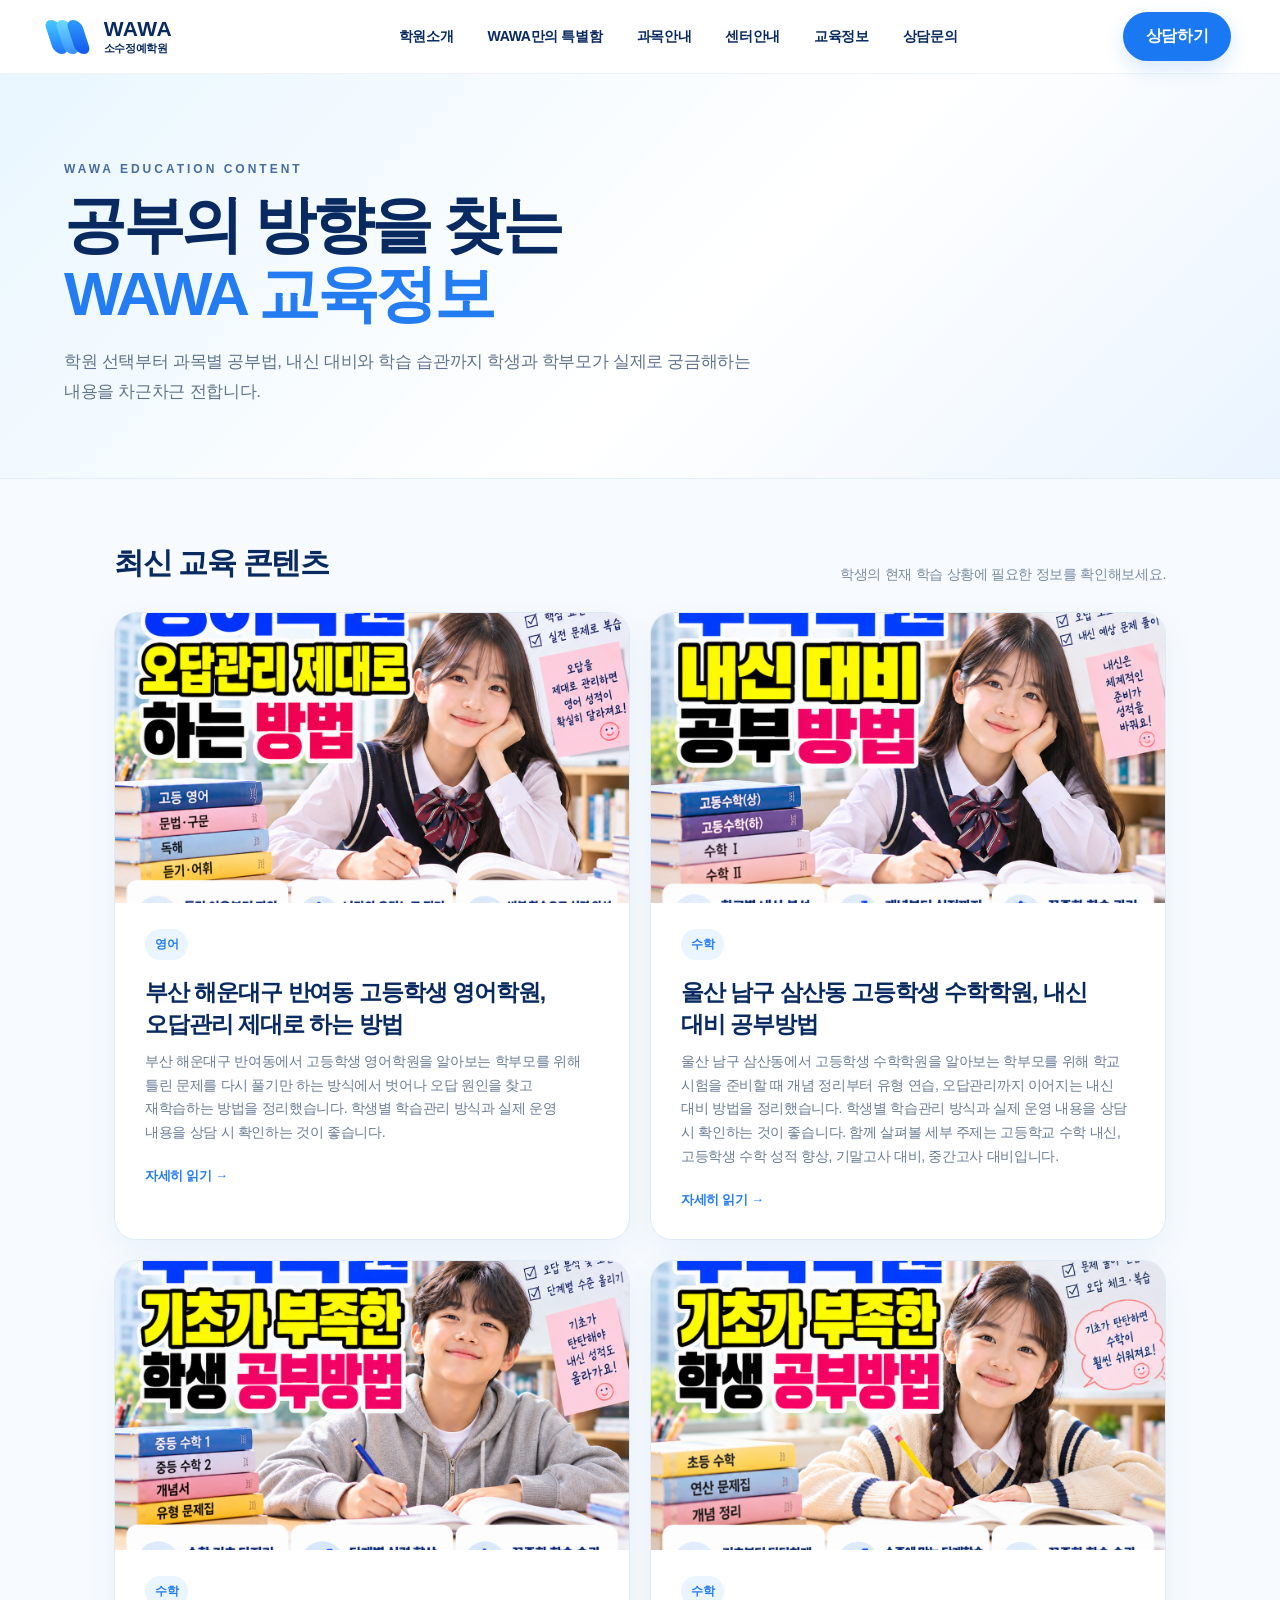
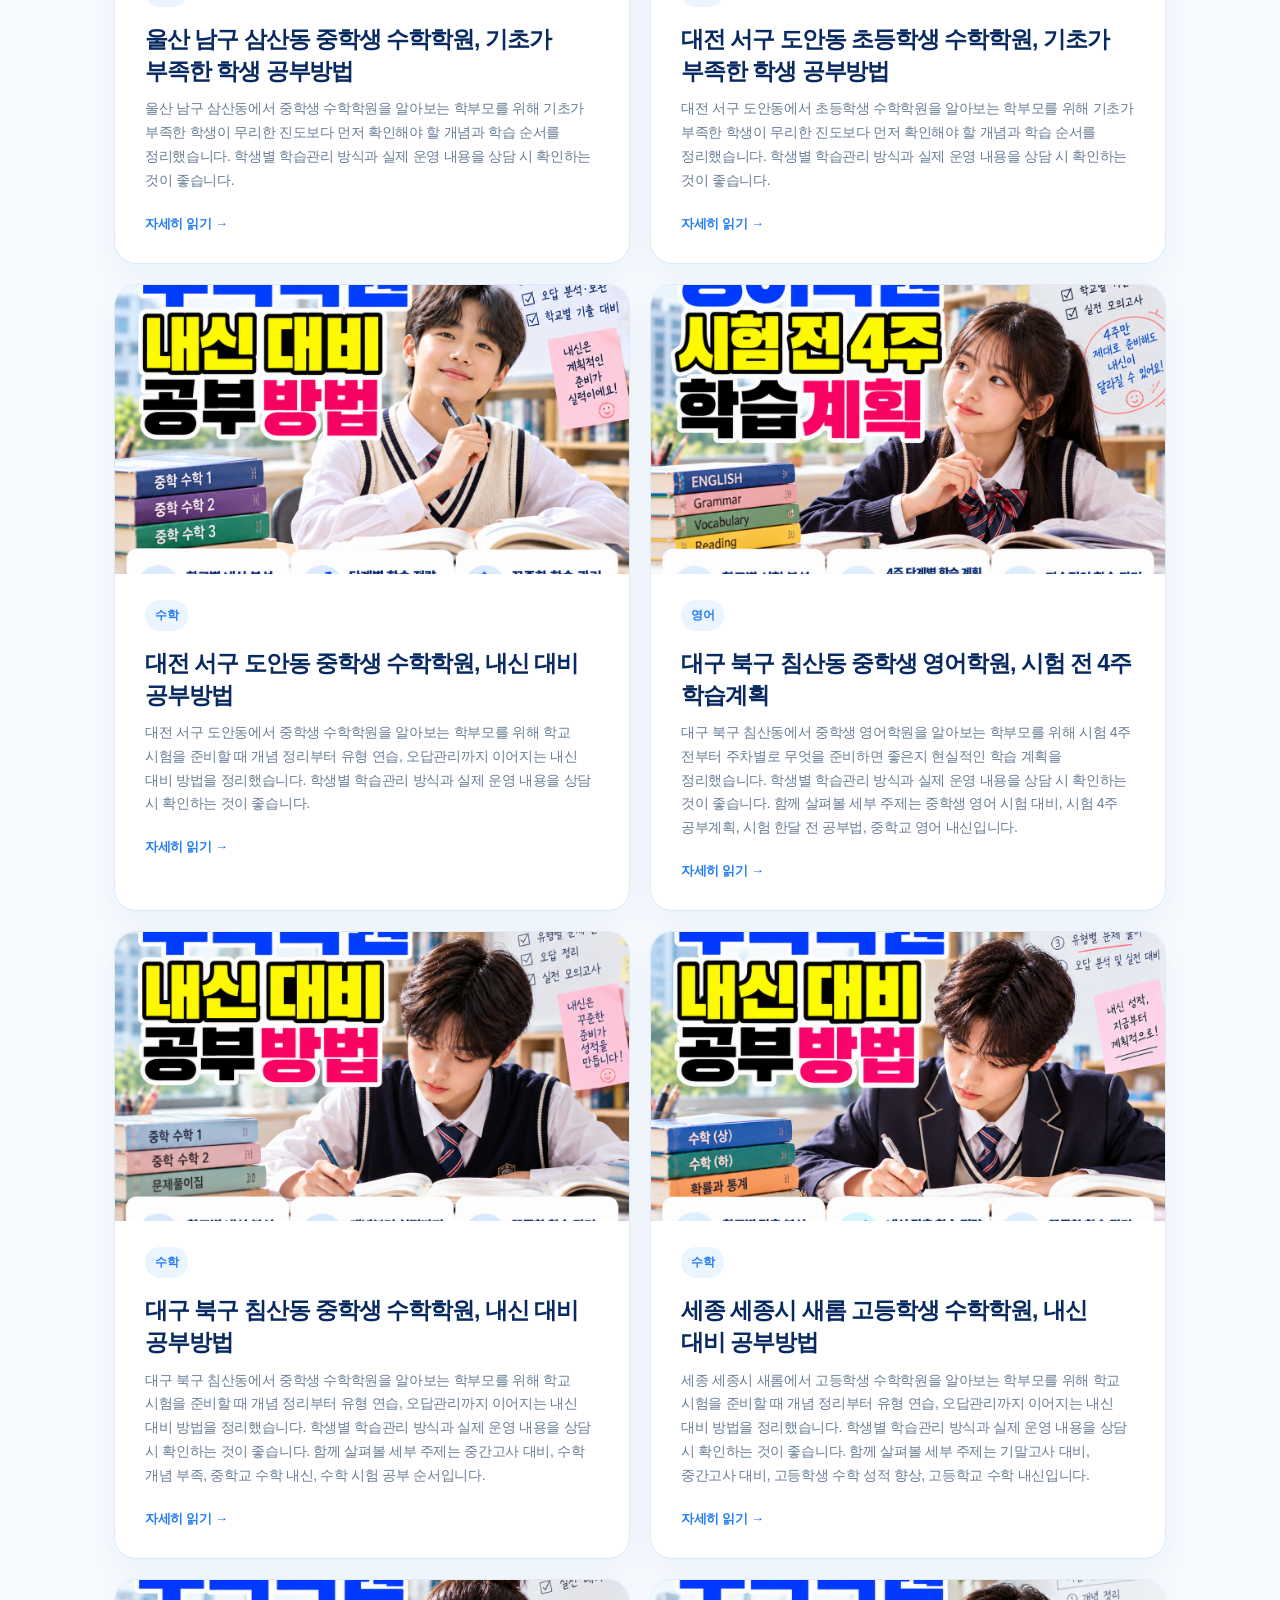
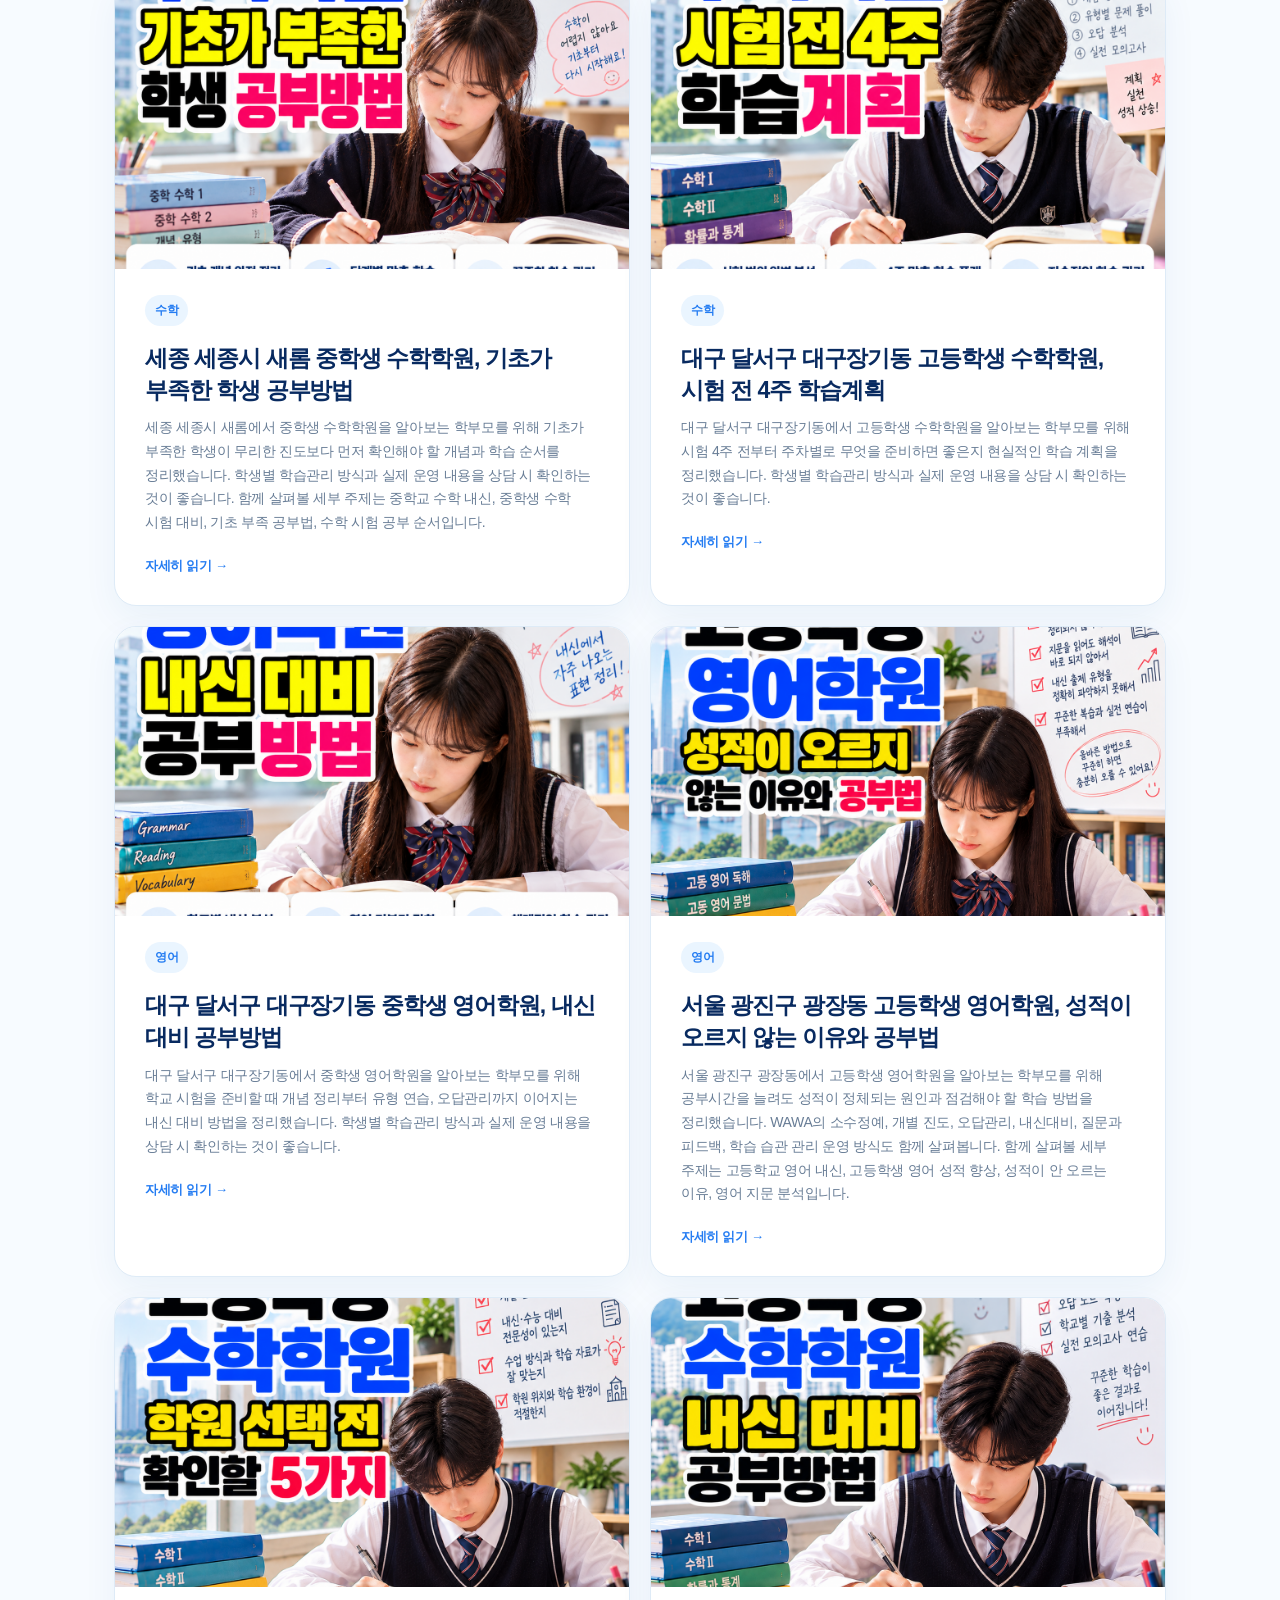
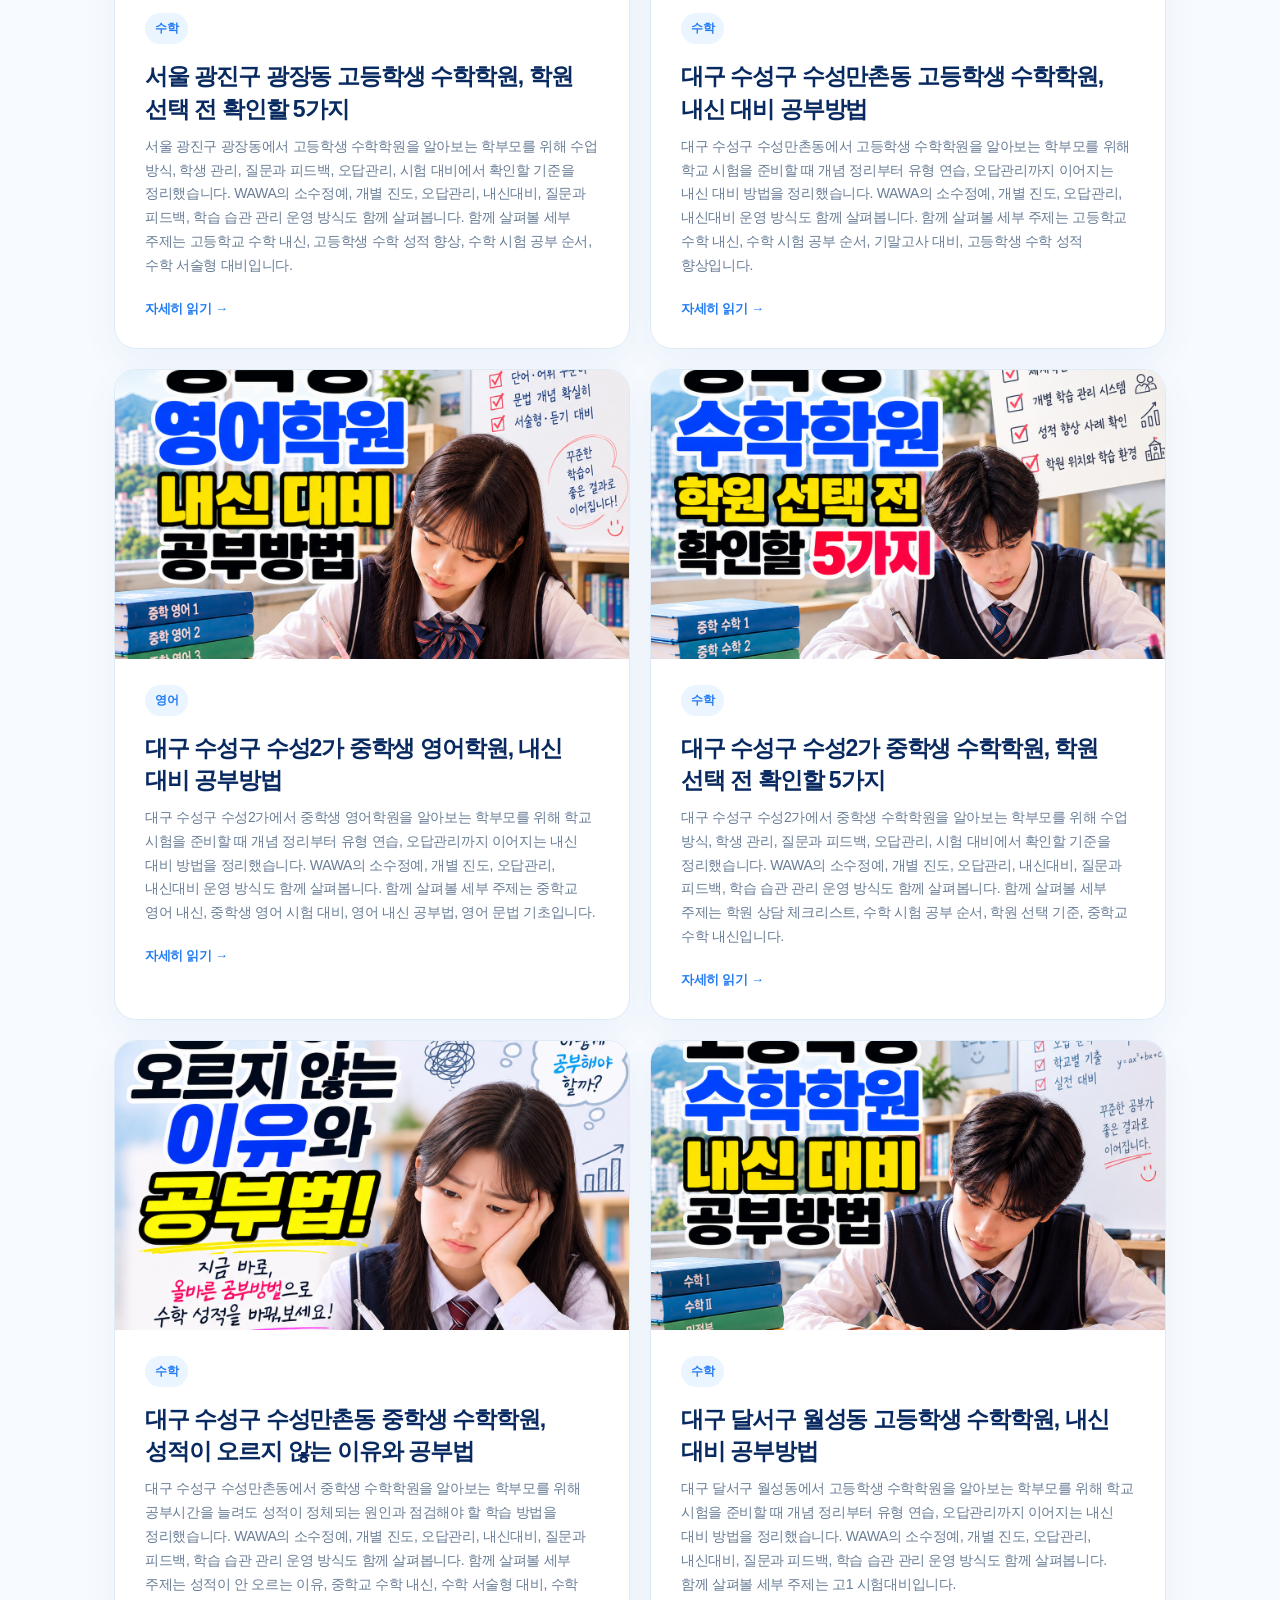
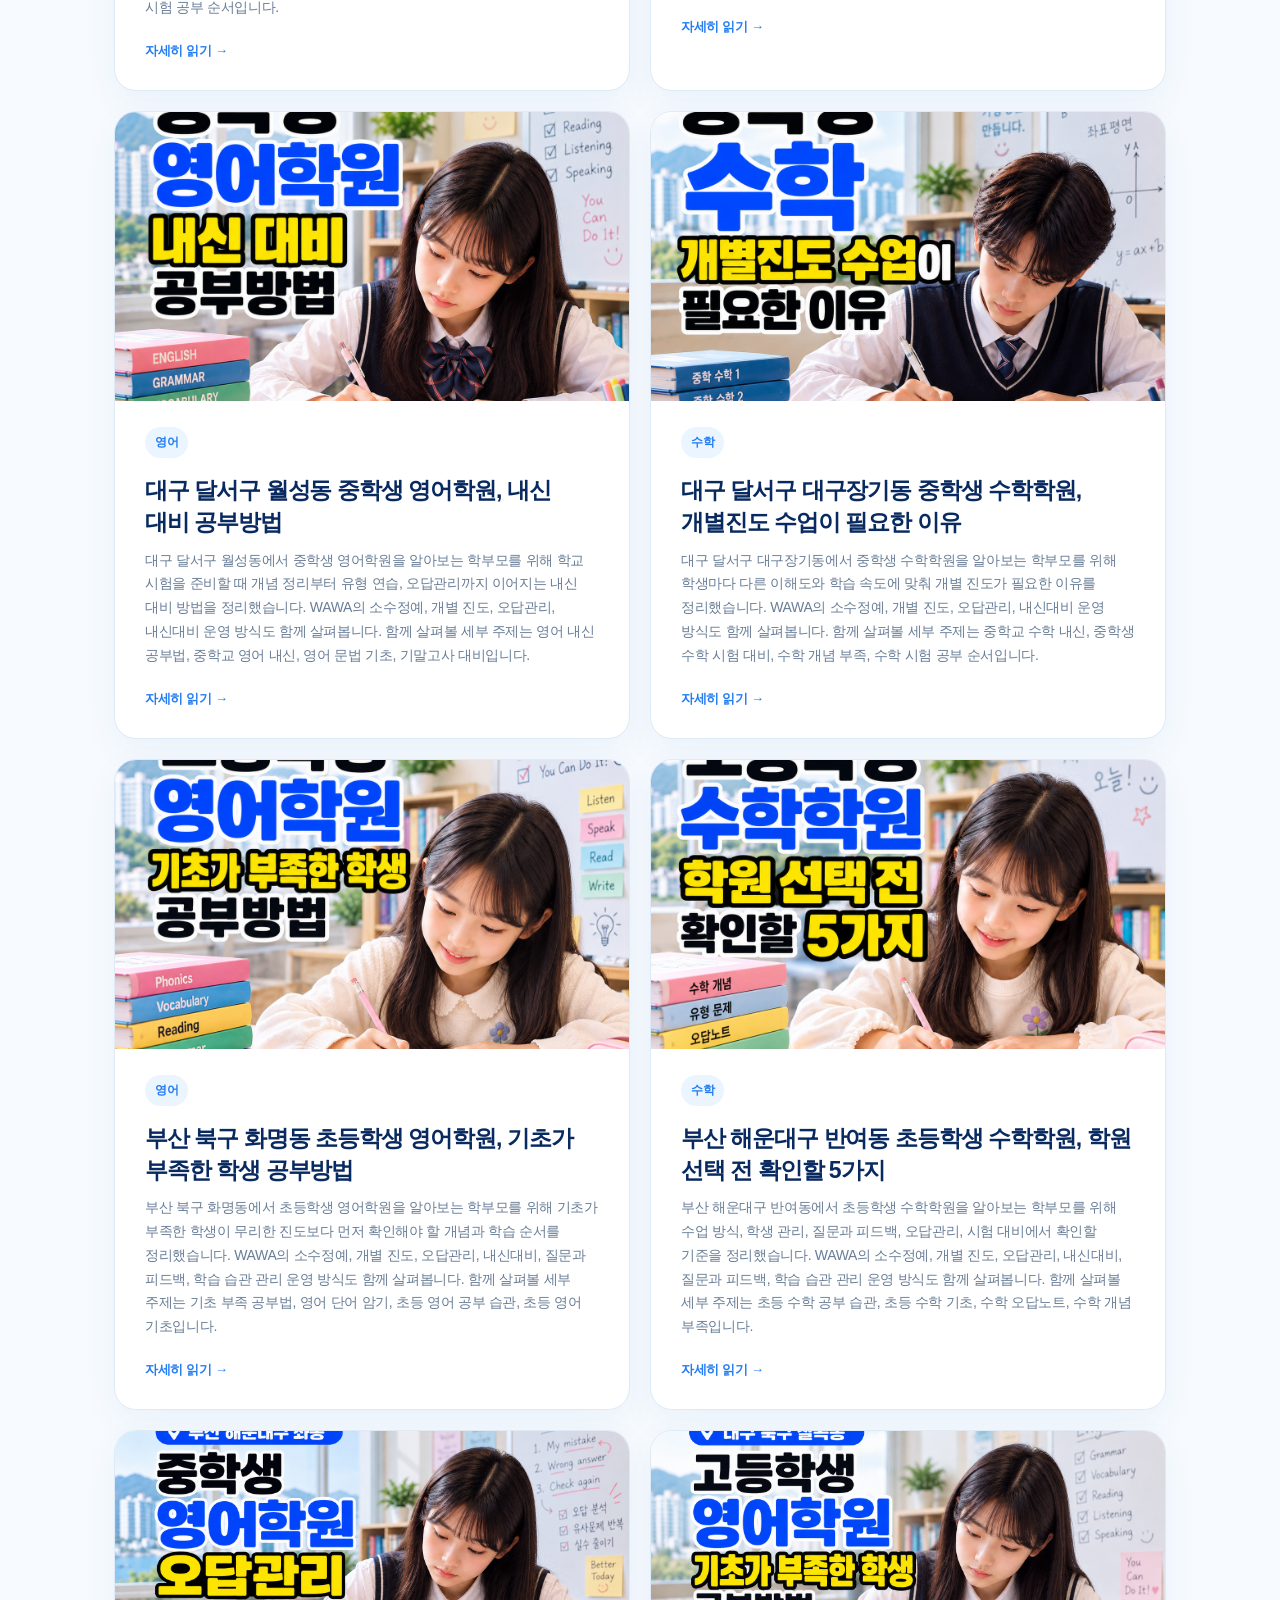
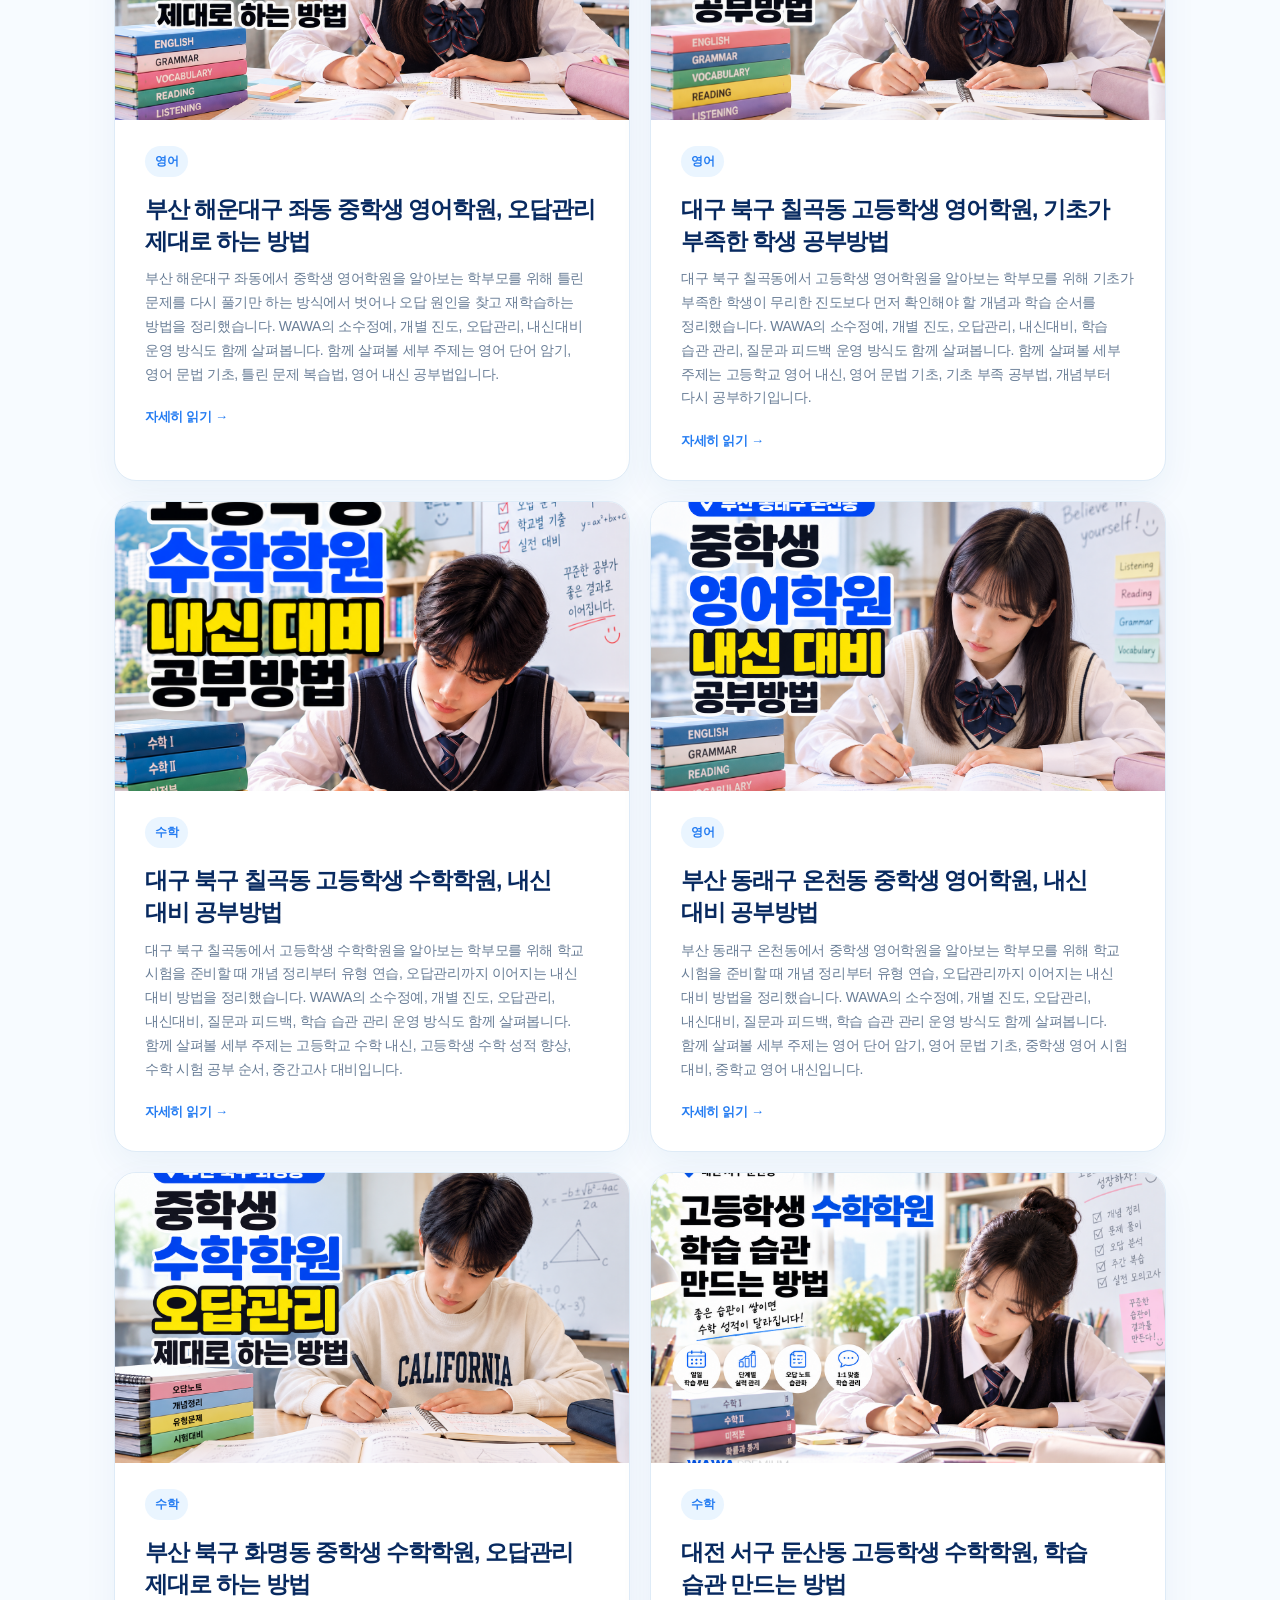
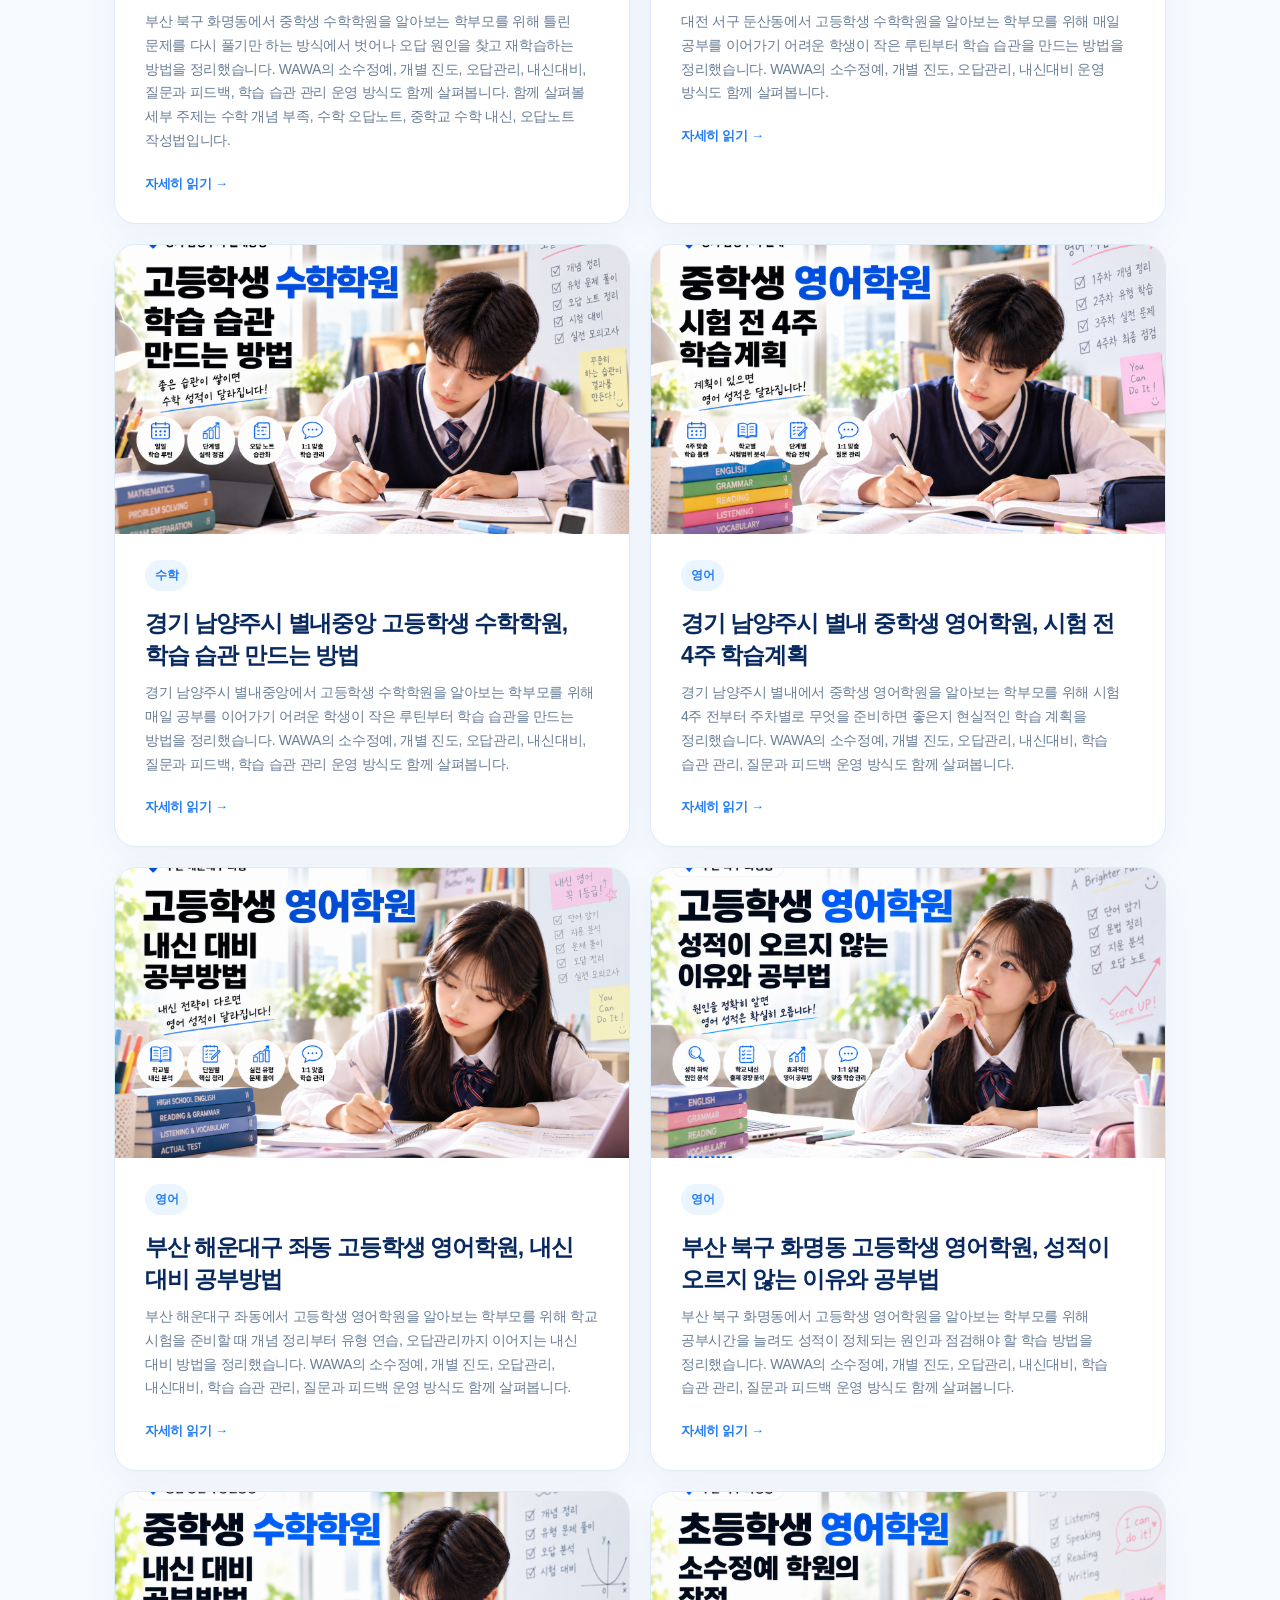
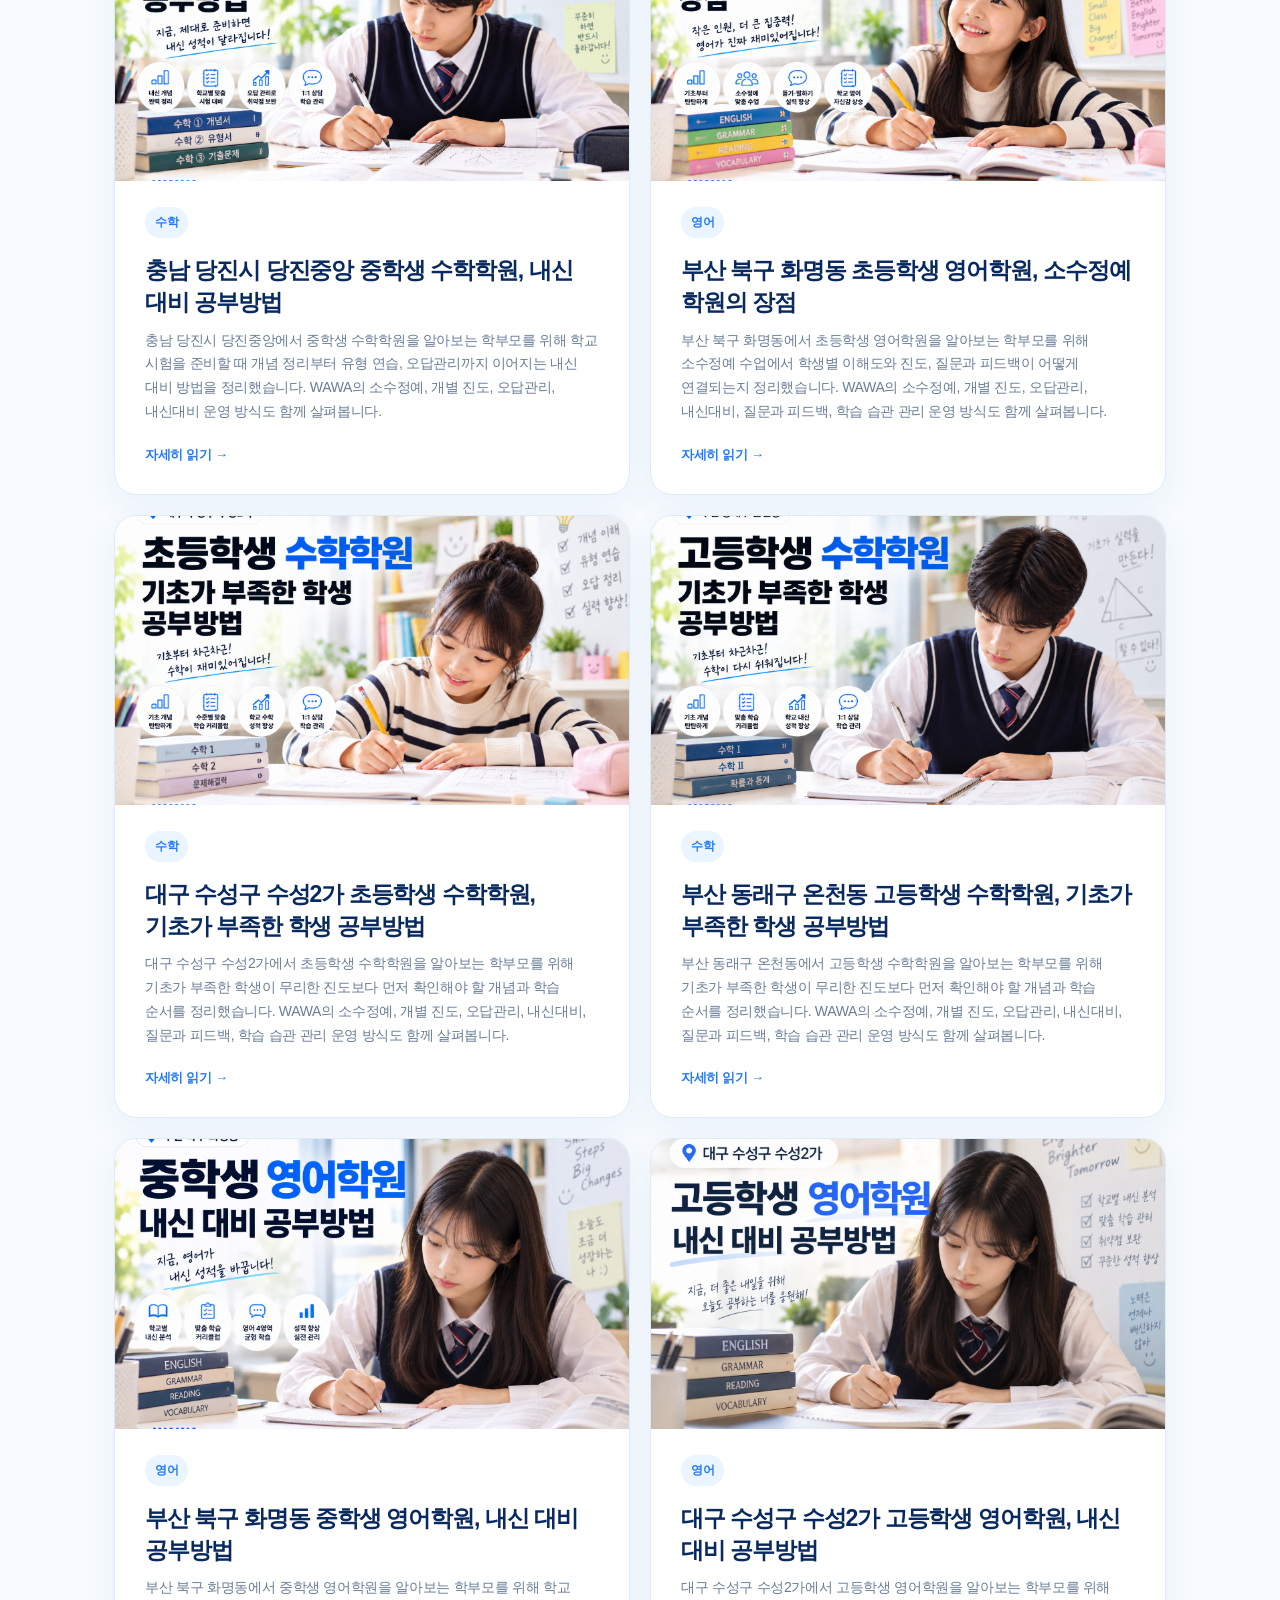
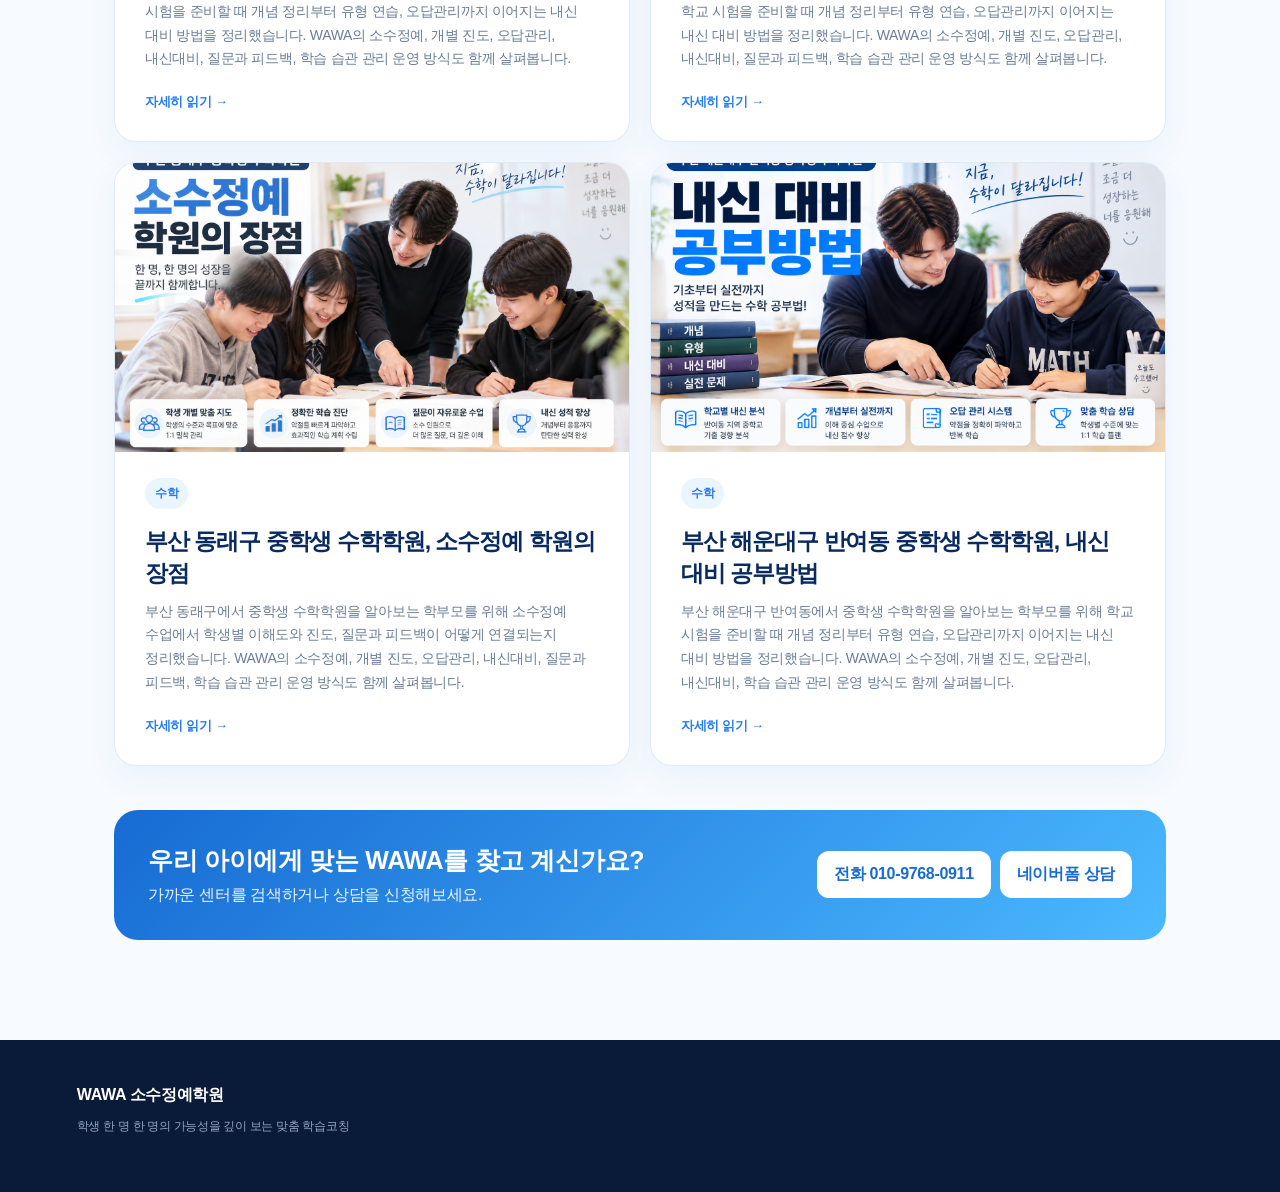
<file: blog.html>
<!doctype html>
<html lang="ko"><head>
<link rel="icon" href="/favicon.ico" sizes="any">
<link rel="icon" type="image/png" href="/favicon-192.png">
  <meta name="naver-site-verification" content="d543000c79854238c80ed55fcc402723fc69e5c9" /><meta charset="utf-8"><meta name="viewport" content="width=device-width,initial-scale=1"><title>교육정보 | WAWA 소수정예학원</title><meta name="description" content="학원 선택, 학습 습관, 내신 대비 등 학생과 학부모를 위한 WAWA 교육정보"><link rel="stylesheet" href="style.css"><link rel="alternate" type="application/rss+xml" title="WAWA 교육정보 RSS" href="rss.xml">
<link rel="canonical" href="https://wawa-academy.netlify.app/blog.html"><meta property="og:site_name" content="WAWA 소수정예학원"><meta name="application-name" content="WAWA 소수정예학원"><meta property="og:type" content="website"><meta property="og:title" content="교육정보 | WAWA 소수정예학원"><meta property="og:url" content="https://wawa-academy.netlify.app/blog.html"><script type="application/ld+json">{"@context":"https://schema.org","@type":"WebSite","@id":"https://wawa-academy.netlify.app/#website","url":"https://wawa-academy.netlify.app/","name":"WAWA 소수정예학원","alternateName":["WAWA","wawa-academy"]}</script></head>
<body class="blog-page">
<header class="topbar"><a class="brand" href="index.html"><span class="wmark"><i></i><i></i><i></i></span><span><strong>WAWA</strong><small>소수정예학원</small></span></a><nav><a href="index.html#about">학원소개</a><a href="index.html#difference">WAWA만의 특별함</a><a href="index.html#subjects">과목안내</a><a href="index.html#centers">센터안내</a><a href="blog.html">교육정보</a><a href="index.html#consult">상담문의</a></nav><a class="consult-pill" href="https://naver.me/GZ6iPX5b" target="_blank" rel="noopener">상담하기</a></header>
<section class="blog-hero"><div class="blog-hero-inner"><p class="eyebrow">WAWA EDUCATION CONTENT</p><h1>공부의 방향을 찾는<br><em>WAWA 교육정보</em></h1><p>학원 선택부터 과목별 공부법, 내신 대비와 학습 습관까지 학생과 학부모가 실제로 궁금해하는 내용을 차근차근 전합니다.</p></div></section>
<main class="blog-main"><div class="blog-heading"><h2>최신 교육 콘텐츠</h2><p>학생의 현재 학습 상황에 필요한 정보를 확인해보세요.</p></div><div class="post-grid"><a class="post-card" href="posts/busan-high-english-wrong-answer-guide.html"><img class="post-thumb" src="/images/blog/반여동-영어-오답관리-학원-광고.png" alt="부산 해운대구 반여동 고등학생 영어학원, 오답관리 제대로 하는 방법 관련 학생 학습 장면" loading="lazy"><div class="post-card-body"><small>영어</small><h3>부산 해운대구 반여동 고등학생 영어학원, 오답관리 제대로 하는 방법</h3><p>부산 해운대구 반여동에서 고등학생 영어학원을 알아보는 학부모를 위해 틀린 문제를 다시 풀기만 하는 방식에서 벗어나 오답 원인을 찾고 재학습하는 방법을 정리했습니다. 학생별 학습관리 방식과 실제 운영 내용을 상담 시 확인하는 것이 좋습니다.</p><span class="post-arrow">자세히 읽기 →</span></div></a><a class="post-card" href="posts/ulsan-high-math-school-exam-guide.html"><img class="post-thumb" src="/images/blog/삼산동-고등-수학-내신-대비-전략.png" alt="울산 남구 삼산동 고등학생 수학학원, 내신 대비 공부방법 관련 학생 학습 장면" loading="lazy"><div class="post-card-body"><small>수학</small><h3>울산 남구 삼산동 고등학생 수학학원, 내신 대비 공부방법</h3><p>울산 남구 삼산동에서 고등학생 수학학원을 알아보는 학부모를 위해 학교 시험을 준비할 때 개념 정리부터 유형 연습, 오답관리까지 이어지는 내신 대비 방법을 정리했습니다. 학생별 학습관리 방식과 실제 운영 내용을 상담 시 확인하는 것이 좋습니다. 함께 살펴볼 세부 주제는 고등학교 수학 내신, 고등학생 수학 성적 향상, 기말고사 대비, 중간고사 대비입니다.</p><span class="post-arrow">자세히 읽기 →</span></div></a><a class="post-card" href="posts/ulsan-middle-math-basic-study-guide.html"><img class="post-thumb" src="/images/blog/중학생-수학-기초-탄탄-학습법.png" alt="울산 남구 삼산동 중학생 수학학원, 기초가 부족한 학생 공부방법 관련 학생 학습 장면" loading="lazy"><div class="post-card-body"><small>수학</small><h3>울산 남구 삼산동 중학생 수학학원, 기초가 부족한 학생 공부방법</h3><p>울산 남구 삼산동에서 중학생 수학학원을 알아보는 학부모를 위해 기초가 부족한 학생이 무리한 진도보다 먼저 확인해야 할 개념과 학습 순서를 정리했습니다. 학생별 학습관리 방식과 실제 운영 내용을 상담 시 확인하는 것이 좋습니다.</p><span class="post-arrow">자세히 읽기 →</span></div></a><a class="post-card" href="posts/daejeon-elementary-math-basic-study-guide.html"><img class="post-thumb" src="/images/blog/도안동-초등-수학-기초-학습법.png" alt="대전 서구 도안동 초등학생 수학학원, 기초가 부족한 학생 공부방법 관련 학생 학습 장면" loading="lazy"><div class="post-card-body"><small>수학</small><h3>대전 서구 도안동 초등학생 수학학원, 기초가 부족한 학생 공부방법</h3><p>대전 서구 도안동에서 초등학생 수학학원을 알아보는 학부모를 위해 기초가 부족한 학생이 무리한 진도보다 먼저 확인해야 할 개념과 학습 순서를 정리했습니다. 학생별 학습관리 방식과 실제 운영 내용을 상담 시 확인하는 것이 좋습니다.</p><span class="post-arrow">자세히 읽기 →</span></div></a><a class="post-card" href="posts/daejeon-middle-math-school-exam-guide.html"><img class="post-thumb" src="/images/blog/도안동-중학생-수학-내신-대비.png" alt="대전 서구 도안동 중학생 수학학원, 내신 대비 공부방법 관련 학생 학습 장면" loading="lazy"><div class="post-card-body"><small>수학</small><h3>대전 서구 도안동 중학생 수학학원, 내신 대비 공부방법</h3><p>대전 서구 도안동에서 중학생 수학학원을 알아보는 학부모를 위해 학교 시험을 준비할 때 개념 정리부터 유형 연습, 오답관리까지 이어지는 내신 대비 방법을 정리했습니다. 학생별 학습관리 방식과 실제 운영 내용을 상담 시 확인하는 것이 좋습니다.</p><span class="post-arrow">자세히 읽기 →</span></div></a><a class="post-card" href="posts/daegu-middle-english-four-week-plan.html"><img class="post-thumb" src="/images/blog/chatgpt-image-2026년-10월-28일-오후-03_07_15.png" alt="대구 북구 침산동 중학생 영어학원, 시험 전 4주 학습계획 관련 학생 학습 장면" loading="lazy"><div class="post-card-body"><small>영어</small><h3>대구 북구 침산동 중학생 영어학원, 시험 전 4주 학습계획</h3><p>대구 북구 침산동에서 중학생 영어학원을 알아보는 학부모를 위해 시험 4주 전부터 주차별로 무엇을 준비하면 좋은지 현실적인 학습 계획을 정리했습니다. 학생별 학습관리 방식과 실제 운영 내용을 상담 시 확인하는 것이 좋습니다. 함께 살펴볼 세부 주제는 중학생 영어 시험 대비, 시험 4주 공부계획, 시험 한달 전 공부법, 중학교 영어 내신입니다.</p><span class="post-arrow">자세히 읽기 →</span></div></a><a class="post-card" href="posts/daegu-middle-math-school-exam-guide.html"><img class="post-thumb" src="/images/blog/chatgpt-image-2026년-10월-28일-오후-03_04_37.png" alt="대구 북구 침산동 중학생 수학학원, 내신 대비 공부방법 관련 학생 학습 장면" loading="lazy"><div class="post-card-body"><small>수학</small><h3>대구 북구 침산동 중학생 수학학원, 내신 대비 공부방법</h3><p>대구 북구 침산동에서 중학생 수학학원을 알아보는 학부모를 위해 학교 시험을 준비할 때 개념 정리부터 유형 연습, 오답관리까지 이어지는 내신 대비 방법을 정리했습니다. 학생별 학습관리 방식과 실제 운영 내용을 상담 시 확인하는 것이 좋습니다. 함께 살펴볼 세부 주제는 중간고사 대비, 수학 개념 부족, 중학교 수학 내신, 수학 시험 공부 순서입니다.</p><span class="post-arrow">자세히 읽기 →</span></div></a><a class="post-card" href="posts/sejong-high-math-school-exam-guide.html"><img class="post-thumb" src="/images/blog/chatgpt-image-2026년-10월-23일-오후-03_26_30.png" alt="세종 세종시 새롬 고등학생 수학학원, 내신 대비 공부방법 관련 학생 학습 장면" loading="lazy"><div class="post-card-body"><small>수학</small><h3>세종 세종시 새롬 고등학생 수학학원, 내신 대비 공부방법</h3><p>세종 세종시 새롬에서 고등학생 수학학원을 알아보는 학부모를 위해 학교 시험을 준비할 때 개념 정리부터 유형 연습, 오답관리까지 이어지는 내신 대비 방법을 정리했습니다. 학생별 학습관리 방식과 실제 운영 내용을 상담 시 확인하는 것이 좋습니다. 함께 살펴볼 세부 주제는 기말고사 대비, 중간고사 대비, 고등학생 수학 성적 향상, 고등학교 수학 내신입니다.</p><span class="post-arrow">자세히 읽기 →</span></div></a><a class="post-card" href="posts/sejong-middle-math-basic-study-guide.html"><img class="post-thumb" src="/images/blog/chatgpt-image-2026년-10월-23일-오후-03_24_03.png" alt="세종 세종시 새롬 중학생 수학학원, 기초가 부족한 학생 공부방법 관련 학생 학습 장면" loading="lazy"><div class="post-card-body"><small>수학</small><h3>세종 세종시 새롬 중학생 수학학원, 기초가 부족한 학생 공부방법</h3><p>세종 세종시 새롬에서 중학생 수학학원을 알아보는 학부모를 위해 기초가 부족한 학생이 무리한 진도보다 먼저 확인해야 할 개념과 학습 순서를 정리했습니다. 학생별 학습관리 방식과 실제 운영 내용을 상담 시 확인하는 것이 좋습니다. 함께 살펴볼 세부 주제는 중학교 수학 내신, 중학생 수학 시험 대비, 기초 부족 공부법, 수학 시험 공부 순서입니다.</p><span class="post-arrow">자세히 읽기 →</span></div></a><a class="post-card" href="posts/daegu-high-math-four-week-plan.html"><img class="post-thumb" src="/images/blog/chatgpt-image-2026년-10월-22일-오전-11_34_35.png" alt="대구 달서구 대구장기동 고등학생 수학학원, 시험 전 4주 학습계획 관련 학생 학습 장면" loading="lazy"><div class="post-card-body"><small>수학</small><h3>대구 달서구 대구장기동 고등학생 수학학원, 시험 전 4주 학습계획</h3><p>대구 달서구 대구장기동에서 고등학생 수학학원을 알아보는 학부모를 위해 시험 4주 전부터 주차별로 무엇을 준비하면 좋은지 현실적인 학습 계획을 정리했습니다. 학생별 학습관리 방식과 실제 운영 내용을 상담 시 확인하는 것이 좋습니다.</p><span class="post-arrow">자세히 읽기 →</span></div></a><a class="post-card" href="posts/daegu-middle-english-school-exam-guide-2.html"><img class="post-thumb" src="/images/blog/chatgpt-image-2026년-10월-22일-오전-11_31_53.png" alt="대구 달서구 대구장기동 중학생 영어학원, 내신 대비 공부방법 관련 학생 학습 장면" loading="lazy"><div class="post-card-body"><small>영어</small><h3>대구 달서구 대구장기동 중학생 영어학원, 내신 대비 공부방법</h3><p>대구 달서구 대구장기동에서 중학생 영어학원을 알아보는 학부모를 위해 학교 시험을 준비할 때 개념 정리부터 유형 연습, 오답관리까지 이어지는 내신 대비 방법을 정리했습니다. 학생별 학습관리 방식과 실제 운영 내용을 상담 시 확인하는 것이 좋습니다.</p><span class="post-arrow">자세히 읽기 →</span></div></a><a class="post-card" href="posts/seoul-high-english-score-study-guide.html"><img class="post-thumb" src="/images/blog/chatgpt-image-2026년-10월-19일-오후-04_40_57.png" alt="서울 광진구 광장동 고등학생 영어학원, 성적이 오르지 않는 이유와 공부법 관련 학생 학습 장면" loading="lazy"><div class="post-card-body"><small>영어</small><h3>서울 광진구 광장동 고등학생 영어학원, 성적이 오르지 않는 이유와 공부법</h3><p>서울 광진구 광장동에서 고등학생 영어학원을 알아보는 학부모를 위해 공부시간을 늘려도 성적이 정체되는 원인과 점검해야 할 학습 방법을 정리했습니다. WAWA의 소수정예, 개별 진도, 오답관리, 내신대비, 질문과 피드백, 학습 습관 관리 운영 방식도 함께 살펴봅니다. 함께 살펴볼 세부 주제는 고등학교 영어 내신, 고등학생 영어 성적 향상, 성적이 안 오르는 이유, 영어 지문 분석입니다.</p><span class="post-arrow">자세히 읽기 →</span></div></a><a class="post-card" href="posts/seoul-high-math-academy-checklist.html"><img class="post-thumb" src="/images/blog/chatgpt-image-2026년-10월-19일-오후-04_38_52.png" alt="서울 광진구 광장동 고등학생 수학학원, 학원 선택 전 확인할 5가지 관련 학생 학습 장면" loading="lazy"><div class="post-card-body"><small>수학</small><h3>서울 광진구 광장동 고등학생 수학학원, 학원 선택 전 확인할 5가지</h3><p>서울 광진구 광장동에서 고등학생 수학학원을 알아보는 학부모를 위해 수업 방식, 학생 관리, 질문과 피드백, 오답관리, 시험 대비에서 확인할 기준을 정리했습니다. WAWA의 소수정예, 개별 진도, 오답관리, 내신대비, 질문과 피드백, 학습 습관 관리 운영 방식도 함께 살펴봅니다. 함께 살펴볼 세부 주제는 고등학교 수학 내신, 고등학생 수학 성적 향상, 수학 시험 공부 순서, 수학 서술형 대비입니다.</p><span class="post-arrow">자세히 읽기 →</span></div></a><a class="post-card" href="posts/daegu-high-math-school-exam-guide-2.html"><img class="post-thumb" src="/images/blog/chatgpt-image-2026년-10월-16일-오전-10_10_16.png" alt="대구 수성구 수성만촌동 고등학생 수학학원, 내신 대비 공부방법 관련 학생 학습 장면" loading="lazy"><div class="post-card-body"><small>수학</small><h3>대구 수성구 수성만촌동 고등학생 수학학원, 내신 대비 공부방법</h3><p>대구 수성구 수성만촌동에서 고등학생 수학학원을 알아보는 학부모를 위해 학교 시험을 준비할 때 개념 정리부터 유형 연습, 오답관리까지 이어지는 내신 대비 방법을 정리했습니다. WAWA의 소수정예, 개별 진도, 오답관리, 내신대비 운영 방식도 함께 살펴봅니다. 함께 살펴볼 세부 주제는 고등학교 수학 내신, 수학 시험 공부 순서, 기말고사 대비, 고등학생 수학 성적 향상입니다.</p><span class="post-arrow">자세히 읽기 →</span></div></a><a class="post-card" href="posts/daegu-middle-english-school-exam-guide-1.html"><img class="post-thumb" src="/images/blog/chatgpt-image-2026년-10월-16일-오전-10_14_28.png" alt="대구 수성구 수성2가 중학생 영어학원, 내신 대비 공부방법 관련 학생 학습 장면" loading="lazy"><div class="post-card-body"><small>영어</small><h3>대구 수성구 수성2가 중학생 영어학원, 내신 대비 공부방법</h3><p>대구 수성구 수성2가에서 중학생 영어학원을 알아보는 학부모를 위해 학교 시험을 준비할 때 개념 정리부터 유형 연습, 오답관리까지 이어지는 내신 대비 방법을 정리했습니다. WAWA의 소수정예, 개별 진도, 오답관리, 내신대비 운영 방식도 함께 살펴봅니다. 함께 살펴볼 세부 주제는 중학교 영어 내신, 중학생 영어 시험 대비, 영어 내신 공부법, 영어 문법 기초입니다.</p><span class="post-arrow">자세히 읽기 →</span></div></a><a class="post-card" href="posts/daegu-middle-math-academy-checklist.html"><img class="post-thumb" src="/images/blog/중학생-수학학원-선택-체크리스트.png" alt="대구 수성구 수성2가 중학생 수학학원, 학원 선택 전 확인할 5가지 관련 학생 학습 장면" loading="lazy"><div class="post-card-body"><small>수학</small><h3>대구 수성구 수성2가 중학생 수학학원, 학원 선택 전 확인할 5가지</h3><p>대구 수성구 수성2가에서 중학생 수학학원을 알아보는 학부모를 위해 수업 방식, 학생 관리, 질문과 피드백, 오답관리, 시험 대비에서 확인할 기준을 정리했습니다. WAWA의 소수정예, 개별 진도, 오답관리, 내신대비, 질문과 피드백, 학습 습관 관리 운영 방식도 함께 살펴봅니다. 함께 살펴볼 세부 주제는 학원 상담 체크리스트, 수학 시험 공부 순서, 학원 선택 기준, 중학교 수학 내신입니다.</p><span class="post-arrow">자세히 읽기 →</span></div></a><a class="post-card" href="posts/daegu-middle-math-score-study-guide.html"><img class="post-thumb" src="/images/blog/성적이-오르지-않는-이유와-공부법.png" alt="대구 수성구 수성만촌동 중학생 수학학원, 성적이 오르지 않는 이유와 공부법 관련 학생 학습 장면" loading="lazy"><div class="post-card-body"><small>수학</small><h3>대구 수성구 수성만촌동 중학생 수학학원, 성적이 오르지 않는 이유와 공부법</h3><p>대구 수성구 수성만촌동에서 중학생 수학학원을 알아보는 학부모를 위해 공부시간을 늘려도 성적이 정체되는 원인과 점검해야 할 학습 방법을 정리했습니다. WAWA의 소수정예, 개별 진도, 오답관리, 내신대비, 질문과 피드백, 학습 습관 관리 운영 방식도 함께 살펴봅니다. 함께 살펴볼 세부 주제는 성적이 안 오르는 이유, 중학교 수학 내신, 수학 서술형 대비, 수학 시험 공부 순서입니다.</p><span class="post-arrow">자세히 읽기 →</span></div></a><a class="post-card" href="posts/daegu-high-math-school-exam-guide-1.html"><img class="post-thumb" src="/images/blog/고등학생-수학-내신-대비-공부법.png" alt="대구 달서구 월성동 고등학생 수학학원, 내신 대비 공부방법 관련 학생 학습 장면" loading="lazy"><div class="post-card-body"><small>수학</small><h3>대구 달서구 월성동 고등학생 수학학원, 내신 대비 공부방법</h3><p>대구 달서구 월성동에서 고등학생 수학학원을 알아보는 학부모를 위해 학교 시험을 준비할 때 개념 정리부터 유형 연습, 오답관리까지 이어지는 내신 대비 방법을 정리했습니다. WAWA의 소수정예, 개별 진도, 오답관리, 내신대비, 질문과 피드백, 학습 습관 관리 운영 방식도 함께 살펴봅니다. 함께 살펴볼 세부 주제는 고1 시험대비입니다.</p><span class="post-arrow">자세히 읽기 →</span></div></a><a class="post-card" href="posts/daegu-middle-english-school-exam-guide.html"><img class="post-thumb" src="/images/blog/월성동-중학생-영어-내신-대비.png" alt="대구 달서구 월성동 중학생 영어학원, 내신 대비 공부방법 관련 학생 학습 장면" loading="lazy"><div class="post-card-body"><small>영어</small><h3>대구 달서구 월성동 중학생 영어학원, 내신 대비 공부방법</h3><p>대구 달서구 월성동에서 중학생 영어학원을 알아보는 학부모를 위해 학교 시험을 준비할 때 개념 정리부터 유형 연습, 오답관리까지 이어지는 내신 대비 방법을 정리했습니다. WAWA의 소수정예, 개별 진도, 오답관리, 내신대비 운영 방식도 함께 살펴봅니다. 함께 살펴볼 세부 주제는 영어 내신 공부법, 중학교 영어 내신, 영어 문법 기초, 기말고사 대비입니다.</p><span class="post-arrow">자세히 읽기 →</span></div></a><a class="post-card" href="posts/daegu-middle-math-individual-pace.html"><img class="post-thumb" src="/images/blog/중학생-수학-개별진도-수업.png" alt="대구 달서구 대구장기동 중학생 수학학원, 개별진도 수업이 필요한 이유 관련 학생 학습 장면" loading="lazy"><div class="post-card-body"><small>수학</small><h3>대구 달서구 대구장기동 중학생 수학학원, 개별진도 수업이 필요한 이유</h3><p>대구 달서구 대구장기동에서 중학생 수학학원을 알아보는 학부모를 위해 학생마다 다른 이해도와 학습 속도에 맞춰 개별 진도가 필요한 이유를 정리했습니다. WAWA의 소수정예, 개별 진도, 오답관리, 내신대비 운영 방식도 함께 살펴봅니다. 함께 살펴볼 세부 주제는 중학교 수학 내신, 중학생 수학 시험 대비, 수학 개념 부족, 수학 시험 공부 순서입니다.</p><span class="post-arrow">자세히 읽기 →</span></div></a><a class="post-card" href="posts/busan-elementary-english-basic-study-guide.html"><img class="post-thumb" src="/images/blog/부산-초등-영어학원-공부법.png" alt="부산 북구 화명동 초등학생 영어학원, 기초가 부족한 학생 공부방법 관련 학생 학습 장면" loading="lazy"><div class="post-card-body"><small>영어</small><h3>부산 북구 화명동 초등학생 영어학원, 기초가 부족한 학생 공부방법</h3><p>부산 북구 화명동에서 초등학생 영어학원을 알아보는 학부모를 위해 기초가 부족한 학생이 무리한 진도보다 먼저 확인해야 할 개념과 학습 순서를 정리했습니다. WAWA의 소수정예, 개별 진도, 오답관리, 내신대비, 질문과 피드백, 학습 습관 관리 운영 방식도 함께 살펴봅니다. 함께 살펴볼 세부 주제는 기초 부족 공부법, 영어 단어 암기, 초등 영어 공부 습관, 초등 영어 기초입니다.</p><span class="post-arrow">자세히 읽기 →</span></div></a><a class="post-card" href="posts/busan-elementary-math-academy-checklist.html"><img class="post-thumb" src="/images/blog/초등-수학학원-선택-체크리스트.png" alt="부산 해운대구 반여동 초등학생 수학학원, 학원 선택 전 확인할 5가지 관련 학생 학습 장면" loading="lazy"><div class="post-card-body"><small>수학</small><h3>부산 해운대구 반여동 초등학생 수학학원, 학원 선택 전 확인할 5가지</h3><p>부산 해운대구 반여동에서 초등학생 수학학원을 알아보는 학부모를 위해 수업 방식, 학생 관리, 질문과 피드백, 오답관리, 시험 대비에서 확인할 기준을 정리했습니다. WAWA의 소수정예, 개별 진도, 오답관리, 내신대비, 질문과 피드백, 학습 습관 관리 운영 방식도 함께 살펴봅니다. 함께 살펴볼 세부 주제는 초등 수학 공부 습관, 초등 수학 기초, 수학 오답노트, 수학 개념 부족입니다.</p><span class="post-arrow">자세히 읽기 →</span></div></a><a class="post-card" href="posts/busan-middle-english-wrong-answer-guide.html"><img class="post-thumb" src="/images/blog/중학생-영어-오답관리-학습법.png" alt="부산 해운대구 좌동 중학생 영어학원, 오답관리 제대로 하는 방법 관련 학생 학습 장면" loading="lazy"><div class="post-card-body"><small>영어</small><h3>부산 해운대구 좌동 중학생 영어학원, 오답관리 제대로 하는 방법</h3><p>부산 해운대구 좌동에서 중학생 영어학원을 알아보는 학부모를 위해 틀린 문제를 다시 풀기만 하는 방식에서 벗어나 오답 원인을 찾고 재학습하는 방법을 정리했습니다. WAWA의 소수정예, 개별 진도, 오답관리, 내신대비 운영 방식도 함께 살펴봅니다. 함께 살펴볼 세부 주제는 영어 단어 암기, 영어 문법 기초, 틀린 문제 복습법, 영어 내신 공부법입니다.</p><span class="post-arrow">자세히 읽기 →</span></div></a><a class="post-card" href="posts/daegu-high-english-basic-study-guide.html"><img class="post-thumb" src="/images/blog/chatgpt-image-2026년-10월-12일-오후-01_34_59.png" alt="대구 북구 칠곡동 고등학생 영어학원, 기초가 부족한 학생 공부방법 관련 학생 학습 장면" loading="lazy"><div class="post-card-body"><small>영어</small><h3>대구 북구 칠곡동 고등학생 영어학원, 기초가 부족한 학생 공부방법</h3><p>대구 북구 칠곡동에서 고등학생 영어학원을 알아보는 학부모를 위해 기초가 부족한 학생이 무리한 진도보다 먼저 확인해야 할 개념과 학습 순서를 정리했습니다. WAWA의 소수정예, 개별 진도, 오답관리, 내신대비, 학습 습관 관리, 질문과 피드백 운영 방식도 함께 살펴봅니다. 함께 살펴볼 세부 주제는 고등학교 영어 내신, 영어 문법 기초, 기초 부족 공부법, 개념부터 다시 공부하기입니다.</p><span class="post-arrow">자세히 읽기 →</span></div></a><a class="post-card" href="posts/daegu-high-math-school-exam-guide.html"><img class="post-thumb" src="/images/blog/고등학생-수학-내신-대비-공부법.png" alt="대구 북구 칠곡동 고등학생 수학학원, 내신 대비 공부방법 관련 학생 학습 장면" loading="lazy"><div class="post-card-body"><small>수학</small><h3>대구 북구 칠곡동 고등학생 수학학원, 내신 대비 공부방법</h3><p>대구 북구 칠곡동에서 고등학생 수학학원을 알아보는 학부모를 위해 학교 시험을 준비할 때 개념 정리부터 유형 연습, 오답관리까지 이어지는 내신 대비 방법을 정리했습니다. WAWA의 소수정예, 개별 진도, 오답관리, 내신대비, 질문과 피드백, 학습 습관 관리 운영 방식도 함께 살펴봅니다. 함께 살펴볼 세부 주제는 고등학교 수학 내신, 고등학생 수학 성적 향상, 수학 시험 공부 순서, 중간고사 대비입니다.</p><span class="post-arrow">자세히 읽기 →</span></div></a><a class="post-card" href="posts/busan-middle-english-school-exam-guide-1.html"><img class="post-thumb" src="/images/blog/chatgpt-image-2026년-10월-7일-오후-02_52_42.png" alt="부산 동래구 온천동 중학생 영어학원, 내신 대비 공부방법 관련 학생 학습 장면" loading="lazy"><div class="post-card-body"><small>영어</small><h3>부산 동래구 온천동 중학생 영어학원, 내신 대비 공부방법</h3><p>부산 동래구 온천동에서 중학생 영어학원을 알아보는 학부모를 위해 학교 시험을 준비할 때 개념 정리부터 유형 연습, 오답관리까지 이어지는 내신 대비 방법을 정리했습니다. WAWA의 소수정예, 개별 진도, 오답관리, 내신대비, 질문과 피드백, 학습 습관 관리 운영 방식도 함께 살펴봅니다. 함께 살펴볼 세부 주제는 영어 단어 암기, 영어 문법 기초, 중학생 영어 시험 대비, 중학교 영어 내신입니다.</p><span class="post-arrow">자세히 읽기 →</span></div></a><a class="post-card" href="posts/busan-middle-math-wrong-answer-guide.html"><img class="post-thumb" src="/images/blog/chatgpt-image-2026년-10월-7일-오후-02_41_44.png" alt="부산 북구 화명동 중학생 수학학원, 오답관리 제대로 하는 방법 관련 학생 학습 장면" loading="lazy"><div class="post-card-body"><small>수학</small><h3>부산 북구 화명동 중학생 수학학원, 오답관리 제대로 하는 방법</h3><p>부산 북구 화명동에서 중학생 수학학원을 알아보는 학부모를 위해 틀린 문제를 다시 풀기만 하는 방식에서 벗어나 오답 원인을 찾고 재학습하는 방법을 정리했습니다. WAWA의 소수정예, 개별 진도, 오답관리, 내신대비, 질문과 피드백, 학습 습관 관리 운영 방식도 함께 살펴봅니다. 함께 살펴볼 세부 주제는 수학 개념 부족, 수학 오답노트, 중학교 수학 내신, 오답노트 작성법입니다.</p><span class="post-arrow">자세히 읽기 →</span></div></a><a class="post-card" href="posts/daejeon-high-math-study-habit-guide.html"><img class="post-thumb" src="/images/blog/chatgpt-image-2026년-10월-6일-오전-11_26_15.png" alt="대전 서구 둔산동 고등학생 수학학원, 학습 습관 만드는 방법 관련 학생 학습 장면" loading="lazy"><div class="post-card-body"><small>수학</small><h3>대전 서구 둔산동 고등학생 수학학원, 학습 습관 만드는 방법</h3><p>대전 서구 둔산동에서 고등학생 수학학원을 알아보는 학부모를 위해 매일 공부를 이어가기 어려운 학생이 작은 루틴부터 학습 습관을 만드는 방법을 정리했습니다. WAWA의 소수정예, 개별 진도, 오답관리, 내신대비 운영 방식도 함께 살펴봅니다.</p><span class="post-arrow">자세히 읽기 →</span></div></a><a class="post-card" href="posts/gyeonggi-high-math-study-habit-guide.html"><img class="post-thumb" src="/images/blog/고등-수학-학습-습관-만들기.png" alt="경기 남양주시 별내중앙 고등학생 수학학원, 학습 습관 만드는 방법 관련 학생 학습 장면" loading="lazy"><div class="post-card-body"><small>수학</small><h3>경기 남양주시 별내중앙 고등학생 수학학원, 학습 습관 만드는 방법</h3><p>경기 남양주시 별내중앙에서 고등학생 수학학원을 알아보는 학부모를 위해 매일 공부를 이어가기 어려운 학생이 작은 루틴부터 학습 습관을 만드는 방법을 정리했습니다. WAWA의 소수정예, 개별 진도, 오답관리, 내신대비, 질문과 피드백, 학습 습관 관리 운영 방식도 함께 살펴봅니다.</p><span class="post-arrow">자세히 읽기 →</span></div></a><a class="post-card" href="posts/gyeonggi-middle-english-four-week-plan.html"><img class="post-thumb" src="/images/blog/중학생-영어-시험-대비-학습계획.png" alt="경기 남양주시 별내 중학생 영어학원, 시험 전 4주 학습계획 관련 학생 학습 장면" loading="lazy"><div class="post-card-body"><small>영어</small><h3>경기 남양주시 별내 중학생 영어학원, 시험 전 4주 학습계획</h3><p>경기 남양주시 별내에서 중학생 영어학원을 알아보는 학부모를 위해 시험 4주 전부터 주차별로 무엇을 준비하면 좋은지 현실적인 학습 계획을 정리했습니다. WAWA의 소수정예, 개별 진도, 오답관리, 내신대비, 학습 습관 관리, 질문과 피드백 운영 방식도 함께 살펴봅니다.</p><span class="post-arrow">자세히 읽기 →</span></div></a><a class="post-card" href="posts/busan-high-english-school-exam-guide.html"><img class="post-thumb" src="/images/blog/고등-영어-내신-대비-학습법.png" alt="부산 해운대구 좌동 고등학생 영어학원, 내신 대비 공부방법 관련 학생 학습 장면" loading="lazy"><div class="post-card-body"><small>영어</small><h3>부산 해운대구 좌동 고등학생 영어학원, 내신 대비 공부방법</h3><p>부산 해운대구 좌동에서 고등학생 영어학원을 알아보는 학부모를 위해 학교 시험을 준비할 때 개념 정리부터 유형 연습, 오답관리까지 이어지는 내신 대비 방법을 정리했습니다. WAWA의 소수정예, 개별 진도, 오답관리, 내신대비, 학습 습관 관리, 질문과 피드백 운영 방식도 함께 살펴봅니다.</p><span class="post-arrow">자세히 읽기 →</span></div></a><a class="post-card" href="posts/busan-high-english-score-study-guide.html"><img class="post-thumb" src="/images/blog/chatgpt-이미지-2026년-9월-30일-오전-11_13_03.png" alt="부산 북구 화명동 고등학생 영어학원, 성적이 오르지 않는 이유와 공부법 관련 학생 학습 장면" loading="lazy"><div class="post-card-body"><small>영어</small><h3>부산 북구 화명동 고등학생 영어학원, 성적이 오르지 않는 이유와 공부법</h3><p>부산 북구 화명동에서 고등학생 영어학원을 알아보는 학부모를 위해 공부시간을 늘려도 성적이 정체되는 원인과 점검해야 할 학습 방법을 정리했습니다. WAWA의 소수정예, 개별 진도, 오답관리, 내신대비, 학습 습관 관리, 질문과 피드백 운영 방식도 함께 살펴봅니다.</p><span class="post-arrow">자세히 읽기 →</span></div></a><a class="post-card" href="posts/chungnam-middle-math-school-exam-guide.html"><img class="post-thumb" src="/images/blog/chatgpt-image-2026년-9월-29일-오전-11_04_15.png" alt="충남 당진시 당진중앙 중학생 수학학원, 내신 대비 공부방법 관련 학생 학습 장면" loading="lazy"><div class="post-card-body"><small>수학</small><h3>충남 당진시 당진중앙 중학생 수학학원, 내신 대비 공부방법</h3><p>충남 당진시 당진중앙에서 중학생 수학학원을 알아보는 학부모를 위해 학교 시험을 준비할 때 개념 정리부터 유형 연습, 오답관리까지 이어지는 내신 대비 방법을 정리했습니다. WAWA의 소수정예, 개별 진도, 오답관리, 내신대비 운영 방식도 함께 살펴봅니다.</p><span class="post-arrow">자세히 읽기 →</span></div></a><a class="post-card" href="posts/busan-elementary-english-small-class-benefits.html"><img class="post-thumb" src="/images/blog/chatgpt-image-2026년-9월-28일-오후-04_14_13.png" alt="부산 북구 화명동 초등학생 영어학원, 소수정예 학원의 장점 관련 학생 학습 장면" loading="lazy"><div class="post-card-body"><small>영어</small><h3>부산 북구 화명동 초등학생 영어학원, 소수정예 학원의 장점</h3><p>부산 북구 화명동에서 초등학생 영어학원을 알아보는 학부모를 위해 소수정예 수업에서 학생별 이해도와 진도, 질문과 피드백이 어떻게 연결되는지 정리했습니다. WAWA의 소수정예, 개별 진도, 오답관리, 내신대비, 질문과 피드백, 학습 습관 관리 운영 방식도 함께 살펴봅니다.</p><span class="post-arrow">자세히 읽기 →</span></div></a><a class="post-card" href="posts/daegu-elementary-math-basic-study-guide.html"><img class="post-thumb" src="/images/blog/chatgpt-image-2026년-9월-28일-오전-09_57_49.png" alt="대구 수성구 수성2가 초등학생 수학학원, 기초가 부족한 학생 공부방법 관련 학생 학습 장면" loading="lazy"><div class="post-card-body"><small>수학</small><h3>대구 수성구 수성2가 초등학생 수학학원, 기초가 부족한 학생 공부방법</h3><p>대구 수성구 수성2가에서 초등학생 수학학원을 알아보는 학부모를 위해 기초가 부족한 학생이 무리한 진도보다 먼저 확인해야 할 개념과 학습 순서를 정리했습니다. WAWA의 소수정예, 개별 진도, 오답관리, 내신대비, 질문과 피드백, 학습 습관 관리 운영 방식도 함께 살펴봅니다.</p><span class="post-arrow">자세히 읽기 →</span></div></a><a class="post-card" href="posts/busan-high-math-basic-study-guide.html"><img class="post-thumb" src="/images/blog/chatgpt-image-2026년-9월-24일-오후-04_53_03.png" alt="부산 동래구 온천동 고등학생 수학학원, 기초가 부족한 학생 공부방법 관련 학생 학습 장면" loading="lazy"><div class="post-card-body"><small>수학</small><h3>부산 동래구 온천동 고등학생 수학학원, 기초가 부족한 학생 공부방법</h3><p>부산 동래구 온천동에서 고등학생 수학학원을 알아보는 학부모를 위해 기초가 부족한 학생이 무리한 진도보다 먼저 확인해야 할 개념과 학습 순서를 정리했습니다. WAWA의 소수정예, 개별 진도, 오답관리, 내신대비, 질문과 피드백, 학습 습관 관리 운영 방식도 함께 살펴봅니다.</p><span class="post-arrow">자세히 읽기 →</span></div></a><a class="post-card" href="posts/busan-middle-english-school-exam-guide.html"><img class="post-thumb" src="/images/blog/chatgpt-image-2026년-9월-22일-오전-10_11_04.png" alt="부산 북구 화명동 중학생 영어학원, 내신 대비 공부방법 관련 학생 학습 장면" loading="lazy"><div class="post-card-body"><small>영어</small><h3>부산 북구 화명동 중학생 영어학원, 내신 대비 공부방법</h3><p>부산 북구 화명동에서 중학생 영어학원을 알아보는 학부모를 위해 학교 시험을 준비할 때 개념 정리부터 유형 연습, 오답관리까지 이어지는 내신 대비 방법을 정리했습니다. WAWA의 소수정예, 개별 진도, 오답관리, 내신대비, 질문과 피드백, 학습 습관 관리 운영 방식도 함께 살펴봅니다.</p><span class="post-arrow">자세히 읽기 →</span></div></a><a class="post-card" href="posts/daegu-high-english-school-exam-guide.html"><img class="post-thumb" src="/images/blog/img-292346e4069d.png" alt="대구 수성구 수성2가 고등학생 영어학원, 내신 대비 공부방법 관련 학생 학습 장면" loading="lazy"><div class="post-card-body"><small>영어</small><h3>대구 수성구 수성2가 고등학생 영어학원, 내신 대비 공부방법</h3><p>대구 수성구 수성2가에서 고등학생 영어학원을 알아보는 학부모를 위해 학교 시험을 준비할 때 개념 정리부터 유형 연습, 오답관리까지 이어지는 내신 대비 방법을 정리했습니다. WAWA의 소수정예, 개별 진도, 오답관리, 내신대비, 질문과 피드백, 학습 습관 관리 운영 방식도 함께 살펴봅니다.</p><span class="post-arrow">자세히 읽기 →</span></div></a><a class="post-card" href="posts/busan-dongnae-middle-math-small-class-benefits.html"><img class="post-thumb" src="/images/blog/img-3deb6d2a9bca.png" alt="부산 동래구 중학생 수학학원, 소수정예 학원의 장점 관련 학생 학습 장면" loading="lazy"><div class="post-card-body"><small>수학</small><h3>부산 동래구 중학생 수학학원, 소수정예 학원의 장점</h3><p>부산 동래구에서 중학생 수학학원을 알아보는 학부모를 위해 소수정예 수업에서 학생별 이해도와 진도, 질문과 피드백이 어떻게 연결되는지 정리했습니다. WAWA의 소수정예, 개별 진도, 오답관리, 내신대비, 질문과 피드백, 학습 습관 관리 운영 방식도 함께 살펴봅니다.</p><span class="post-arrow">자세히 읽기 →</span></div></a><a class="post-card" href="posts/busan-middle-math-school-exam-guide.html"><img class="post-thumb" src="/images/blog/92094c09-ce0b-4544-8715-0c0dc8d41026.png" alt="부산 해운대구 반여동 중학생 수학학원, 내신 대비 공부방법 관련 학생 학습 장면" loading="lazy"><div class="post-card-body"><small>수학</small><h3>부산 해운대구 반여동 중학생 수학학원, 내신 대비 공부방법</h3><p>부산 해운대구 반여동에서 중학생 수학학원을 알아보는 학부모를 위해 학교 시험을 준비할 때 개념 정리부터 유형 연습, 오답관리까지 이어지는 내신 대비 방법을 정리했습니다. WAWA의 소수정예, 개별 진도, 오답관리, 내신대비, 학습 습관 관리 운영 방식도 함께 살펴봅니다.</p><span class="post-arrow">자세히 읽기 →</span></div></a></div><section class="blog-contact"><div><h3>우리 아이에게 맞는 WAWA를 찾고 계신가요?</h3><p>가까운 센터를 검색하거나 상담을 신청해보세요.</p></div><div class="blog-contact-actions"><a href="tel:01097680911">전화 010-9768-0911</a><a href="https://naver.me/GZ6iPX5b" target="_blank" rel="noopener">네이버폼 상담</a></div></section></main>
<footer><strong>WAWA 소수정예학원</strong><p>학생 한 명 한 명의 가능성을 깊이 보는 맞춤 학습코칭</p></footer>
</body></html>
</file>
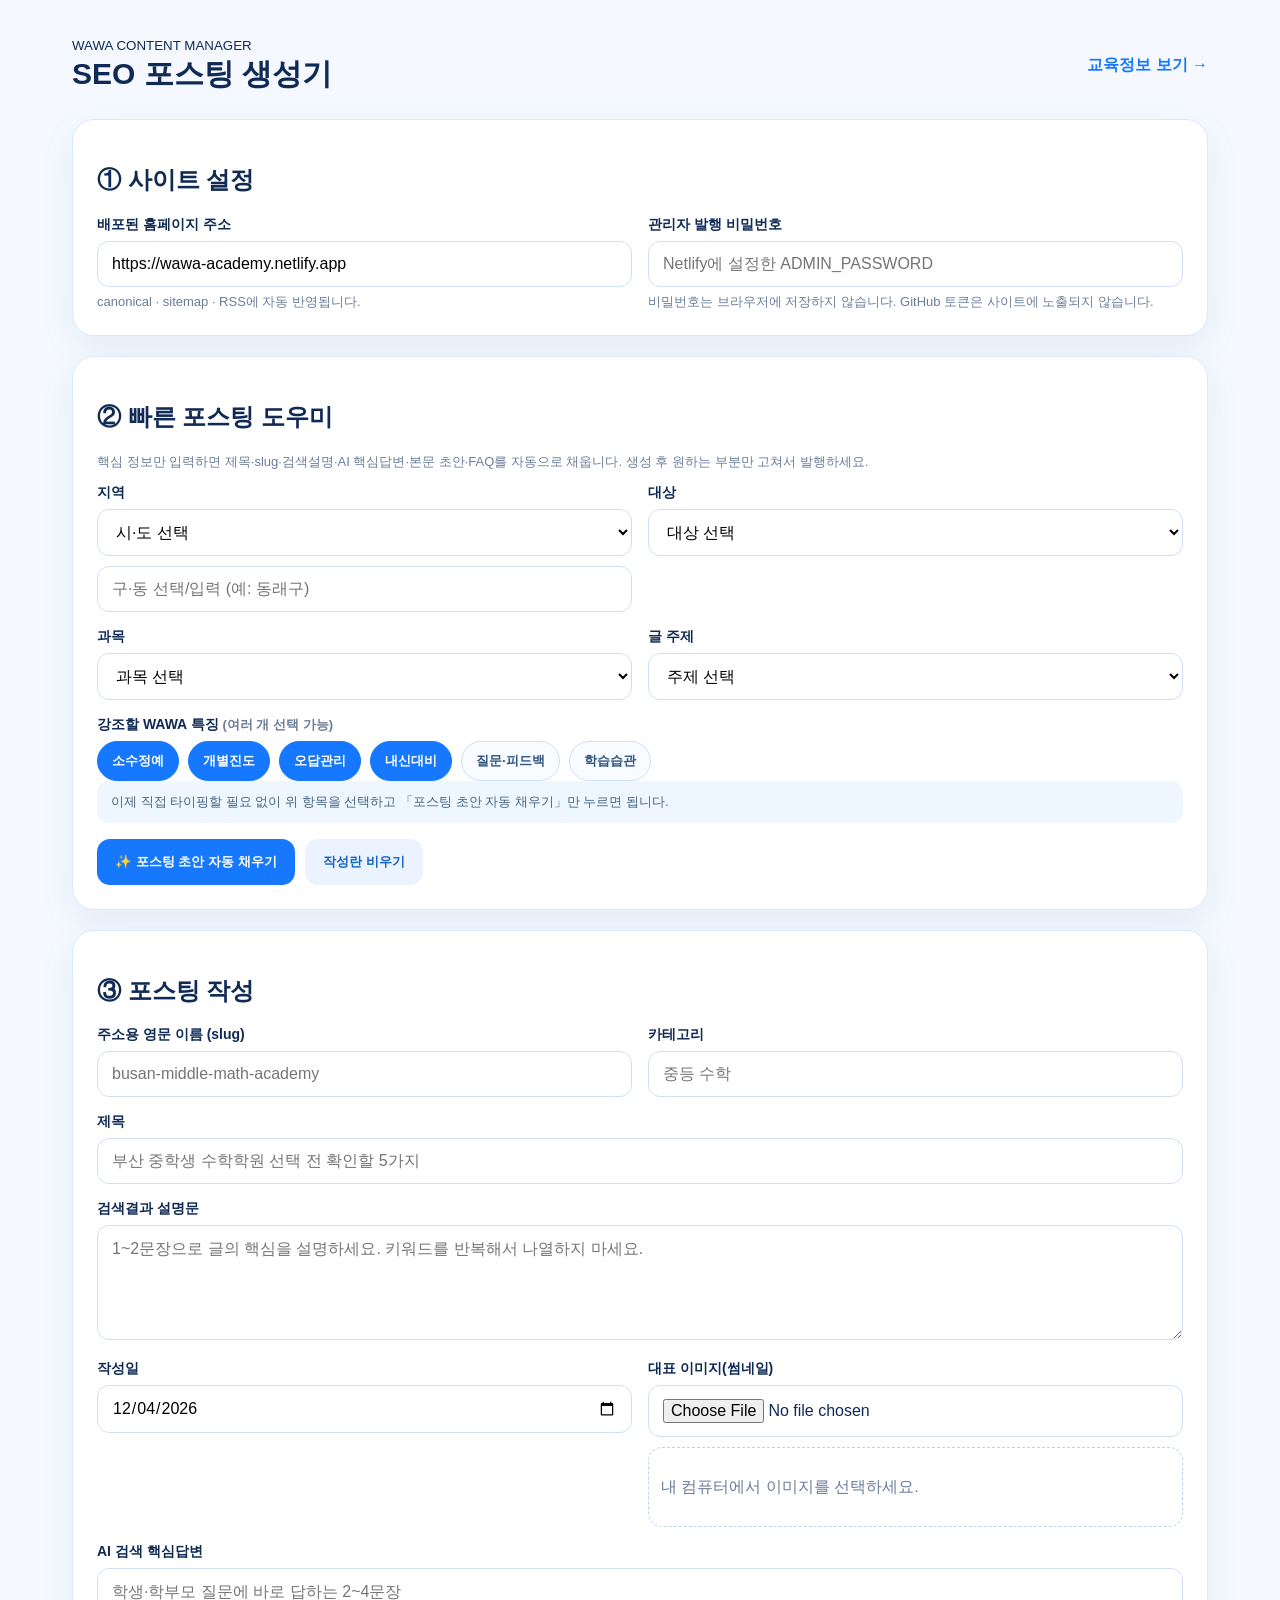
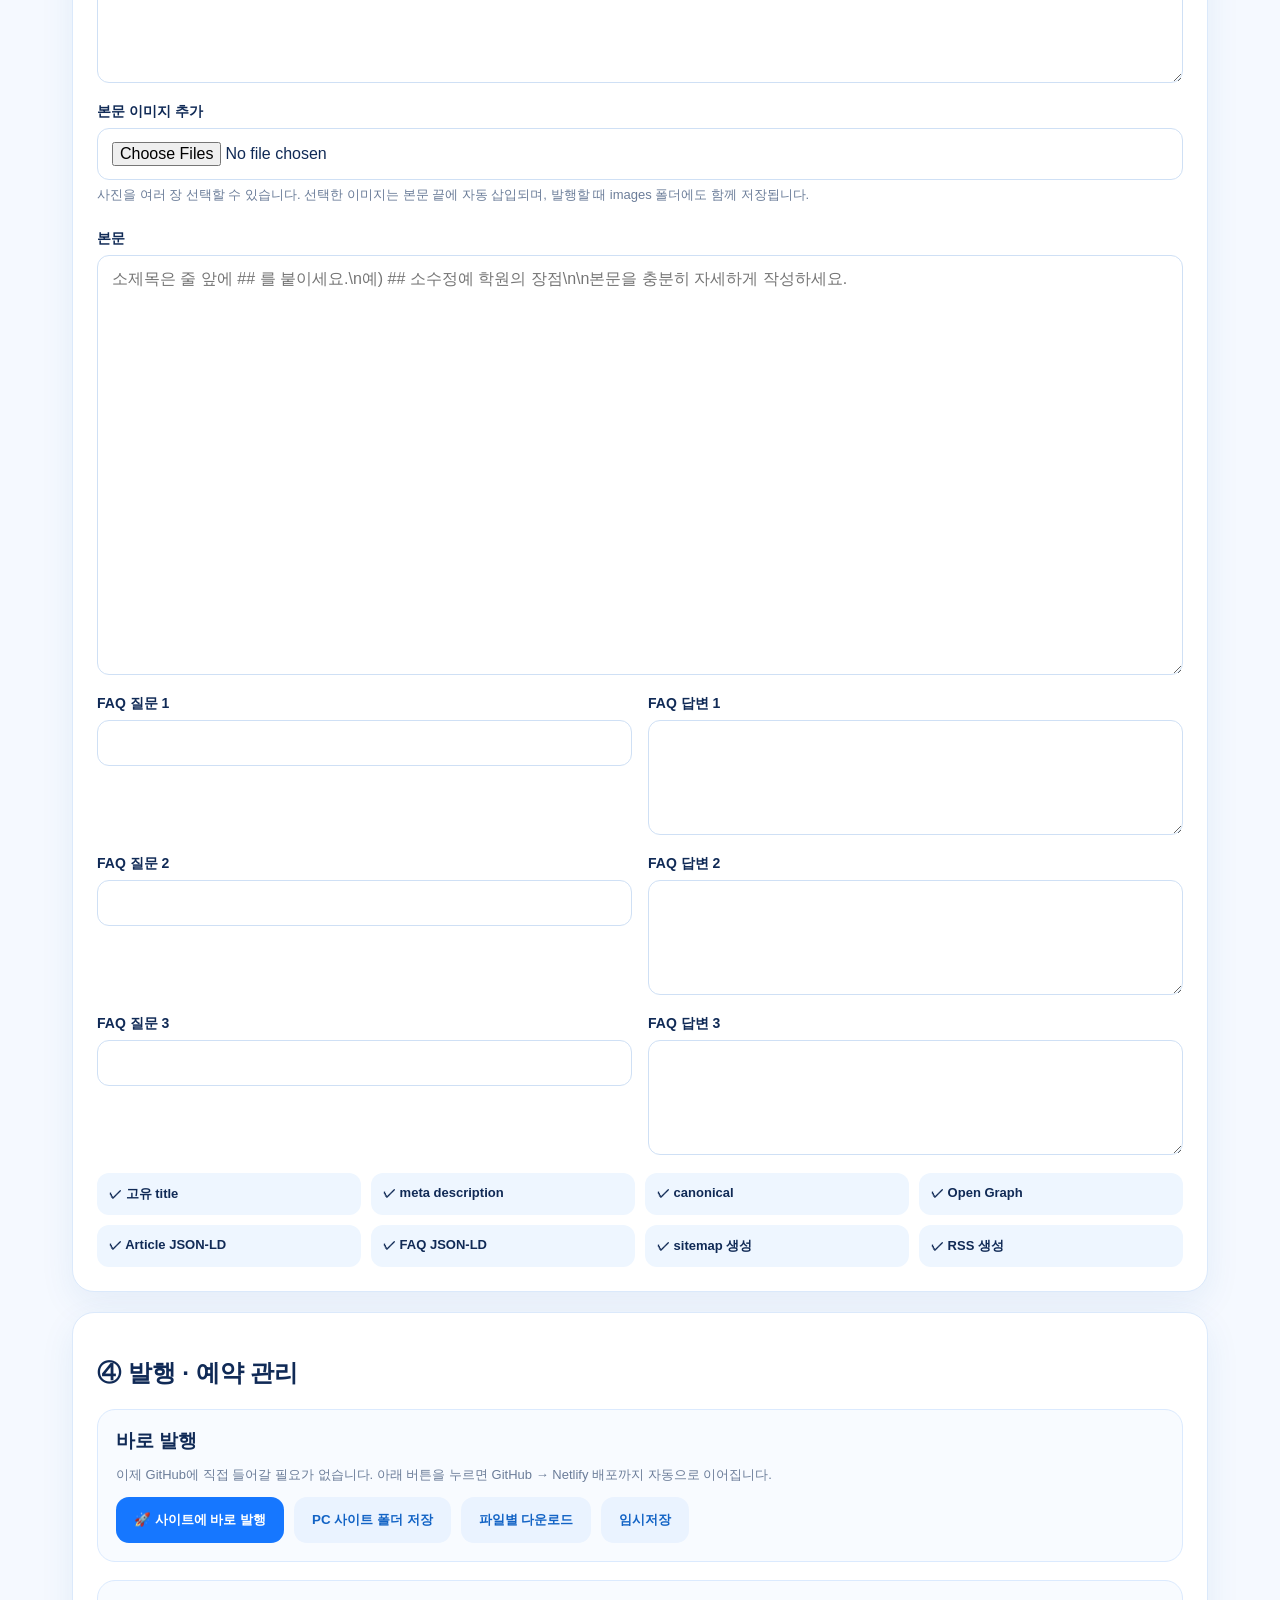
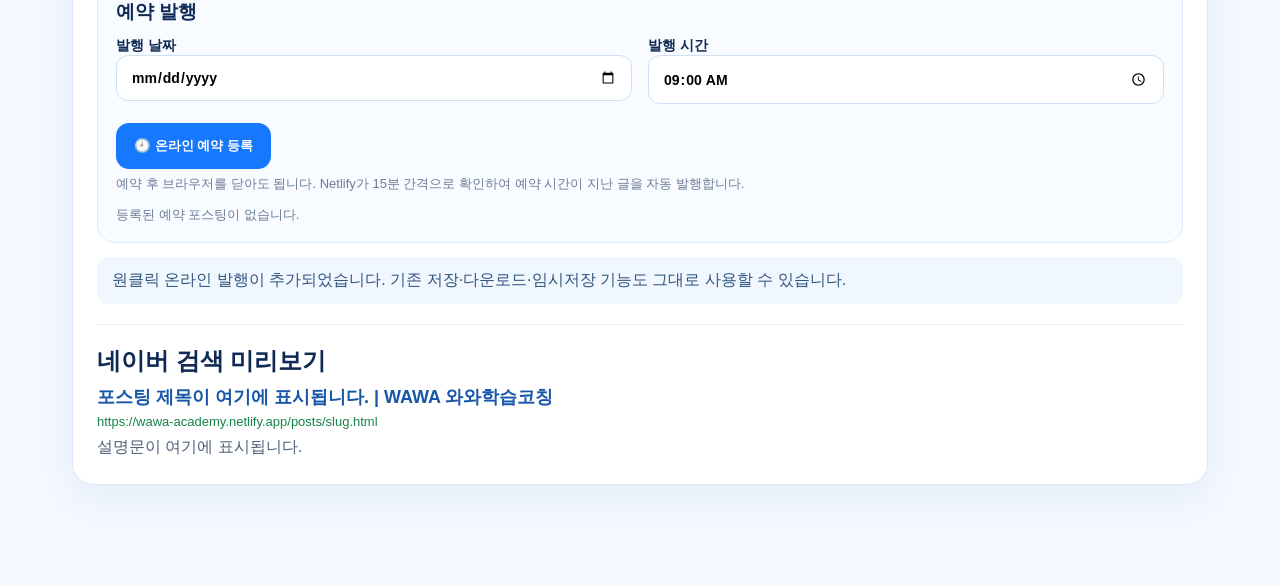
<file: post-helper.html>
<!doctype html>
<html lang="ko"><head>
<link rel="icon" href="/favicon.ico" sizes="any">
<link rel="icon" type="image/png" href="/favicon-192.png">
  <meta name="naver-site-verification" content="d543000c79854238c80ed55fcc402723fc69e5c9" /><meta charset="utf-8"><meta name="viewport" content="width=device-width,initial-scale=1">
<meta name="robots" content="noindex,nofollow"><title>WAWA 포스팅 관리자</title>
<style>
*{box-sizing:border-box}body{margin:0;background:#f5f9ff;color:#102a56;font-family:Pretendard,"Noto Sans KR","Apple SD Gothic Neo",Arial,sans-serif}.wrap{max-width:1180px;margin:auto;padding:36px 22px 80px}.head{display:flex;justify-content:space-between;align-items:center;margin-bottom:24px}.head h1{margin:0;font-size:30px}.head a{color:#1677ff;text-decoration:none;font-weight:800}.panel{background:white;border:1px solid #dbe9fb;border-radius:22px;padding:24px;box-shadow:0 12px 35px rgba(27,92,160,.08);margin-bottom:20px}.grid{display:grid;grid-template-columns:1fr 1fr;gap:16px}.full{grid-column:1/-1}label{display:block;font-weight:800;font-size:14px;margin-bottom:7px}input,select,textarea{width:100%;border:1px solid #cfe0f5;border-radius:12px;padding:13px 14px;font:inherit;outline:none;background:#fff}input:focus,textarea:focus{border-color:#2782f4;box-shadow:0 0 0 3px #e6f2ff}textarea{min-height:115px;resize:vertical}.body{min-height:420px}.hint{font-size:13px;color:#6b7d99;margin-top:6px}.checks{display:grid;grid-template-columns:repeat(4,1fr);gap:10px;margin-top:14px}.check{padding:12px;border-radius:12px;background:#eef6ff;font-size:13px;font-weight:700}.actions{display:flex;gap:10px;flex-wrap:wrap}.btn{border:0;border-radius:13px;padding:14px 18px;font-weight:900;cursor:pointer;background:#1677ff;color:#fff}.btn.alt{background:#eaf3ff;color:#1263c5}.status{margin-top:14px;padding:13px 15px;border-radius:12px;background:#f1f7ff;color:#31557e;white-space:pre-line}.preview{border-top:1px solid #e7eef8;margin-top:20px;padding-top:20px}.preview h2{margin:0 0 8px}.seo-title{font-size:18px;color:#1756a9;font-weight:800}.seo-url{font-size:13px;color:#16834a;margin:5px 0}.seo-desc{color:#4f6078;line-height:1.6}.tag{display:inline-block;padding:5px 9px;background:#eaf3ff;border-radius:99px;font-size:12px;margin-right:5px}@media(max-width:760px){.grid{grid-template-columns:1fr}.full{grid-column:auto}.checks{grid-template-columns:1fr 1fr}.head{align-items:flex-start;gap:15px;flex-direction:column}}
.image-preview{margin-top:10px;min-height:80px;border:1px dashed #b9d4f5;border-radius:14px;padding:12px;color:#6b7d99;display:flex;align-items:center;gap:12px}.image-preview img{width:110px;height:72px;object-fit:cover;border-radius:10px}.body-image-list{display:flex;gap:10px;flex-wrap:wrap;margin-top:10px}.body-image-list .pic{width:130px;border:1px solid #dbe9fb;border-radius:12px;padding:7px;background:#f8fbff}.body-image-list img{width:100%;height:82px;object-fit:cover;border-radius:8px}.body-image-list small{display:block;overflow:hidden;text-overflow:ellipsis;white-space:nowrap;margin-top:5px;color:#617797}.choice-row{display:flex;gap:9px;flex-wrap:wrap}.choice{border:1px solid #cfe0f5;background:#f8fbff;color:#31557e;border-radius:999px;padding:10px 14px;font-weight:800;cursor:pointer}.choice.active{background:#1677ff;color:#fff;border-color:#1677ff}.subregion{margin-top:10px}.quick-note{padding:12px 14px;border-radius:12px;background:#eef6ff;color:#476481;font-size:13px}
.publish-box{padding:18px;border:1px solid #dbeafe;border-radius:18px;background:#f8fbff}.schedule-item{display:flex;gap:12px;align-items:center;justify-content:space-between;padding:12px 14px;margin:8px 0;border:1px solid #dbeafe;border-radius:14px;background:#fff}.schedule-meta{font-size:13px;color:#64748b}.danger{border:0;background:#fee2e2;color:#b91c1c;padding:8px 11px;border-radius:10px;font-weight:700;cursor:pointer}</style></head><body><div class="wrap"><div class="head"><div><small>WAWA CONTENT MANAGER</small><h1>SEO 포스팅 생성기</h1></div><a href="blog.html">교육정보 보기 →</a></div>
<div class="panel"><h2>① 사이트 설정</h2><div class="grid"><div><label>배포된 홈페이지 주소</label><input id="site" placeholder="예: https://wawa-academy.netlify.app"><div class="hint">canonical · sitemap · RSS에 자동 반영됩니다.</div></div><div><label>관리자 발행 비밀번호</label><input id="adminPassword" type="password" placeholder="Netlify에 설정한 ADMIN_PASSWORD"><div class="hint">비밀번호는 브라우저에 저장하지 않습니다. GitHub 토큰은 사이트에 노출되지 않습니다.</div></div></div></div>
<div class="panel"><h2>② 빠른 포스팅 도우미</h2><p class="hint">핵심 정보만 입력하면 제목·slug·검색설명·AI 핵심답변·본문 초안·FAQ를 자동으로 채웁니다. 생성 후 원하는 부분만 고쳐서 발행하세요.</p><div class="grid">
<div><label>지역</label><select id="quickRegion"><option value="">시·도 선택</option><option>서울</option><option>부산</option><option>대구</option><option>인천</option><option>광주</option><option>대전</option><option>울산</option><option>세종</option><option>경기</option><option>강원</option><option>충북</option><option>충남</option><option>전북</option><option>전남</option><option>경북</option><option>경남</option><option>제주</option></select><input class="subregion" id="quickSubregion" placeholder="구·동 선택/입력 (예: 동래구)" list="subregions"><datalist id="subregions"><option value="동래구"><option value="해운대구"><option value="부산진구"><option value="남구"><option value="북구"><option value="사하구"><option value="금정구"><option value="연제구"><option value="수영구"><option value="강서구"><option value="기장군"></datalist></div><div><label>대상</label><select id="quickTarget"><option value="">대상 선택</option><option>초등학생</option><option>중학생</option><option>고등학생</option><option>초중등</option><option>중고등</option><option>초중고</option></select></div>
<div><label>과목</label><select id="quickSubject"><option value="">과목 선택</option><option>국어</option><option>영어</option><option>수학</option><option>과학</option><option>사회</option><option>국영수</option><option>전과목</option></select></div><div><label>글 주제</label><select id="quickTopic"><option value="">주제 선택</option><option>학원 선택 전 확인할 5가지</option><option>성적이 오르지 않는 이유와 공부법</option><option>내신 대비 공부방법</option><option>시험 전 4주 학습계획</option><option>기초가 부족한 학생 공부방법</option><option>오답관리 제대로 하는 방법</option><option>학습 습관 만드는 방법</option><option>소수정예 학원의 장점</option><option>개별진도 수업이 필요한 이유</option><option>학부모가 학원 선택 전 확인할 것</option></select></div>
<div class="full"><label>강조할 WAWA 특징 <span class="hint">(여러 개 선택 가능)</span></label><div class="choice-row" id="pointChoices"><button type="button" class="choice active" data-v="소수정예">소수정예</button><button type="button" class="choice active" data-v="개별 진도">개별진도</button><button type="button" class="choice active" data-v="오답관리">오답관리</button><button type="button" class="choice active" data-v="내신대비">내신대비</button><button type="button" class="choice" data-v="질문과 피드백">질문·피드백</button><button type="button" class="choice" data-v="학습 습관 관리">학습습관</button></div><input id="quickPoint" type="hidden" value="소수정예, 개별 진도, 오답관리, 내신대비"><div class="quick-note">이제 직접 타이핑할 필요 없이 위 항목을 선택하고 「포스팅 초안 자동 채우기」만 누르면 됩니다.</div></div>
<div class="full actions"><button class="btn" type="button" onclick="autoFillPost()">✨ 포스팅 초안 자동 채우기</button><button class="btn alt" type="button" onclick="clearPost()">작성란 비우기</button></div></div></div>
<div class="panel"><h2>③ 포스팅 작성</h2><div class="grid">
<div><label>주소용 영문 이름 (slug)</label><input id="slug" placeholder="busan-middle-math-academy"></div><div><label>카테고리</label><input id="category" placeholder="중등 수학"></div>
<div class="full"><label>제목</label><input id="title" placeholder="부산 중학생 수학학원 선택 전 확인할 5가지"></div>
<div class="full"><label>검색결과 설명문</label><textarea id="desc" placeholder="1~2문장으로 글의 핵심을 설명하세요. 키워드를 반복해서 나열하지 마세요."></textarea></div>
<div><label>작성일</label><input id="date" type="date"></div><div><label>대표 이미지(썸네일)</label><input id="thumbFile" type="file" accept="image/*"><input id="image" type="hidden"><div id="thumbPreview" class="image-preview">내 컴퓨터에서 이미지를 선택하세요.</div></div>
<div class="full"><label>AI 검색 핵심답변</label><textarea id="answer" placeholder="학생·학부모 질문에 바로 답하는 2~4문장"></textarea></div>
<div class="full"><label>본문 이미지 추가</label><input id="bodyFile" type="file" accept="image/*" multiple><div class="hint">사진을 여러 장 선택할 수 있습니다. 선택한 이미지는 본문 끝에 자동 삽입되며, 발행할 때 images 폴더에도 함께 저장됩니다.</div><div id="bodyImageList" class="body-image-list"></div></div>
<div class="full"><label>본문</label><textarea class="body" id="body" placeholder="소제목은 줄 앞에 ## 를 붙이세요.\n예) ## 소수정예 학원의 장점\n\n본문을 충분히 자세하게 작성하세요."></textarea></div>
<div><label>FAQ 질문 1</label><input id="q1"></div><div><label>FAQ 답변 1</label><textarea id="a1"></textarea></div>
<div><label>FAQ 질문 2</label><input id="q2"></div><div><label>FAQ 답변 2</label><textarea id="a2"></textarea></div>
<div><label>FAQ 질문 3</label><input id="q3"></div><div><label>FAQ 답변 3</label><textarea id="a3"></textarea></div>
</div><div class="checks"><div class="check">✓ 고유 title</div><div class="check">✓ meta description</div><div class="check">✓ canonical</div><div class="check">✓ Open Graph</div><div class="check">✓ Article JSON-LD</div><div class="check">✓ FAQ JSON-LD</div><div class="check">✓ sitemap 생성</div><div class="check">✓ RSS 생성</div></div></div>
<div class="panel"><h2>④ 발행 · 예약 관리</h2>
<div class="publish-box"><h3 style="margin:0 0 12px">바로 발행</h3><p class="hint">이제 GitHub에 직접 들어갈 필요가 없습니다. 아래 버튼을 누르면 GitHub → Netlify 배포까지 자동으로 이어집니다.</p><div class="actions"><button class="btn" onclick="publishOnline()">🚀 사이트에 바로 발행</button><button class="btn alt" onclick="publishFolder()">PC 사이트 폴더 저장</button><button class="btn alt" onclick="downloadAll()">파일별 다운로드</button><button class="btn alt" onclick="saveDraft()">임시저장</button></div></div>
<div class="publish-box" style="margin-top:18px"><h3 style="margin:0 0 12px">예약 발행</h3><div class="grid"><label>발행 날짜<input id="scheduleDate" type="date"></label><label>발행 시간<input id="scheduleTime" type="time" value="09:00"></label></div><div class="actions" style="margin-top:12px"><button class="btn" onclick="scheduleOnline()">🕘 온라인 예약 등록</button></div><p class="hint">예약 후 브라우저를 닫아도 됩니다. Netlify가 15분 간격으로 확인하여 예약 시간이 지난 글을 자동 발행합니다.</p><div id="scheduleList" style="margin-top:12px"></div></div>
<div id="status" class="status">원클릭 온라인 발행이 추가되었습니다. 기존 저장·다운로드·임시저장 기능도 그대로 사용할 수 있습니다.</div><div class="preview"><h2>네이버 검색 미리보기</h2><div id="pt" class="seo-title">포스팅 제목이 여기에 표시됩니다.</div><div id="pu" class="seo-url">https://사이트주소/posts/slug.html</div><div id="pd" class="seo-desc">설명문이 여기에 표시됩니다.</div></div></div>
</div>
<script>
const $=id=>document.getElementById(id); const ids=['site','slug','category','title','desc','date','image','answer','body','q1','a1','q2','a2','q3','a3'];
$('date').value=new Date().toISOString().slice(0,10);
const seed=[
 {slug:'small-class-academy',title:'소수정예 학원, 어떤 학생에게 잘 맞을까요?',category:'학원 선택',desc:'소수정예 수업의 특징과 학원을 선택하기 전에 확인하면 좋은 학습관리 기준을 정리했습니다.',date:'2026-09-17'},
 {slug:'middle-math-academy',title:'중학생 수학학원 선택 전 확인할 5가지',category:'중등 수학',desc:'진도만 빠른 수업보다 질문, 개념 이해, 오답관리와 시험대비가 어떻게 이루어지는지 살펴봅니다.',date:'2026-09-17'}];
let thumbAsset=null, bodyAssets=[];
function slugify(s=''){return s.toLowerCase().trim().replace(/[^a-z0-9가-힣\s-]/g,'').replace(/[가-힣]+/g,'').replace(/\s+/g,'-').replace(/-+/g,'-').replace(/^-|-$/g,'')}
function autoFillPost(){
 const r=[$('quickRegion').value.trim(),$('quickSubregion').value.trim()].filter(Boolean).join(' '), t=$('quickTarget').value.trim(), sub=$('quickSubject').value.trim(), topic=$('quickTopic').value.trim(), point=$('quickPoint').value.trim()||'소수정예 수업, 학생별 진도 관리, 질문과 피드백, 오답관리';
 if(!r||!t||!sub||!topic){$('status').textContent='지역·대상·과목·글 주제를 먼저 입력해주세요.';return}
 const english={부산:'busan',서울:'seoul',대구:'daegu',인천:'incheon',광주:'gwangju',대전:'daejeon',울산:'ulsan',세종:'sejong',수학:'math',영어:'english',국어:'korean',과학:'science',사회:'social',중학생:'middle',고등학생:'high',초등학생:'elementary'};
 let parts=[];[r,t,sub].forEach(x=>{Object.entries(english).forEach(([k,v])=>{if(x.includes(k)&&!parts.includes(v))parts.push(v)})}); parts.push('academy-guide');
 $('slug').value=parts.join('-'); $('category').value=`${t} ${sub}`; $('title').value=`${r} ${t} ${sub}학원, ${topic}`;
 $('desc').value=`${r}에서 ${t} ${sub}학원을 알아보는 학부모를 위해 수업 방식과 학습관리에서 확인할 기준을 정리했습니다. WAWA의 ${point} 운영 방식도 함께 살펴봅니다.`;
 $('answer').value=`${t} ${sub}학원을 선택할 때는 진도 속도만 보기보다 학생이 질문하고 피드백받는 과정, 개별 학습관리와 오답관리가 실제로 이루어지는지 확인하는 것이 중요합니다. WAWA는 소수정예 환경에서 학생별 학습 상태를 확인하고 필요한 부분을 반복 관리하는 방식으로 수업을 진행합니다.`;
 $('body').value=`## ${r} ${t} ${sub}학원, 무엇을 먼저 확인해야 할까요?\n${r}에서 ${t} ${sub}학원을 찾을 때 단순히 유명한 학원인지보다 우리 아이의 현재 학습 상태를 세밀하게 확인하고 관리할 수 있는지 살펴보는 것이 좋습니다. 같은 학년이라도 개념 이해도와 문제풀이 속도, 취약 단원이 다르기 때문입니다.\n\n## 1. 학생별 진도와 이해도를 확인하는 수업\nWAWA는 소수정예 수업을 바탕으로 학생의 현재 수준과 학습 속도를 확인하며 수업을 진행합니다. 이해가 부족한 부분은 다시 확인하고, 충분히 이해한 내용은 다음 단계로 연결해 학습의 흐름이 끊기지 않도록 관리합니다.\n\n## 2. 질문과 피드백이 바로 이어지는 환경\n수업 중 모르는 내용을 그대로 넘기지 않고 질문하고 확인하는 과정이 중요합니다. 학생이 어느 단계에서 막혔는지를 파악하고 필요한 설명과 문제를 다시 연결하면 단순 암기보다 개념 이해에 도움이 됩니다.\n\n## 3. 오답관리와 내신 대비\n틀린 문제는 정답만 확인하기보다 왜 틀렸는지 원인을 구분하는 과정이 필요합니다. 개념 부족, 계산 실수, 문제 해석 오류 등을 확인하고 비슷한 유형을 다시 풀어보며 시험 전에 취약 부분을 점검합니다.\n\n## 4. ${point}\nWAWA는 학생 한 명 한 명의 학습 과정을 살펴볼 수 있도록 소수정예 방식의 학습관리를 지향합니다. 학원 선택 전에는 가까운 WAWA 센터의 실제 운영 과목과 학습관리 방식도 상담을 통해 확인해보세요.`;
 $('q1').value=`${r} ${t} ${sub}학원을 선택할 때 가장 먼저 볼 것은 무엇인가요?`; $('a1').value='학생의 현재 수준을 진단하고 개별 진도, 질문과 피드백, 오답관리가 실제 수업에서 어떻게 이루어지는지 확인하는 것이 좋습니다.';
 $('q2').value='소수정예 수업의 특징은 무엇인가요?'; $('a2').value='한 수업에서 학생별 이해도와 학습 속도를 비교적 세밀하게 확인하고 필요한 부분에 피드백을 연결하기 좋다는 점이 특징입니다.';
 $('q3').value='WAWA 센터 상담은 어떻게 신청하나요?'; $('a3').value='홈페이지에서 가까운 센터를 검색한 뒤 전화 또는 네이버폼을 통해 상담을 신청할 수 있습니다.'; preview(); $('status').textContent='초안을 자동으로 채웠습니다. 내용과 지역 정보를 확인한 뒤 필요한 부분만 수정하세요.';
}
function clearPost(){['slug','category','title','desc','answer','body','q1','a1','q2','a2','q3','a3'].forEach(x=>$(x).value='');preview()}
function safeName(name){return name.normalize('NFKD').replace(/[^a-zA-Z0-9._-]/g,'-').replace(/-+/g,'-')}
function fileToData(file){return new Promise((res,rej)=>{let r=new FileReader();r.onload=()=>res(r.result);r.onerror=rej;r.readAsDataURL(file)})}
async function selectThumb(e){let f=e.target.files[0];if(!f)return;thumbAsset={file:f,name:'thumb-'+Date.now()+'-'+safeName(f.name)};$('image').value='../images/'+thumbAsset.name;let url=URL.createObjectURL(f);$('thumbPreview').innerHTML=`<img src="${url}"><span>${esc(f.name)}<br><small>발행 시 images 폴더에 자동 저장</small></span>`}
async function selectBodyImages(e){bodyAssets=[...e.target.files].map((f,i)=>({file:f,name:'body-'+Date.now()+'-'+i+'-'+safeName(f.name)}));$('bodyImageList').innerHTML=bodyAssets.map(a=>`<div class="pic"><img src="${URL.createObjectURL(a.file)}"><small>${esc(a.file.name)}</small></div>`).join('')}
function bodyImagesHtml(v){return bodyAssets.map((a,i)=>`<figure class="post-photo"><img src="../images/${a.name}" alt="${esc(v.title)} 본문 이미지 ${i+1}" loading="lazy"></figure>`).join('')}
function esc(s=''){return s.replace(/[&<>\"']/g,m=>({'&':'&amp;','<':'&lt;','>':'&gt;','\"':'&quot;',"'":'&#39;'}[m]))} function base(){return $('site').value.trim().replace(/\/$/,'')} function val(){let o={};ids.forEach(x=>o[x]=$(x).value.trim());return o}
function paras(text){return text.split(/\n+/).filter(Boolean).map(x=>x.startsWith('## ')?`<h2>${esc(x.slice(3))}</h2>`:`<p>${esc(x)}</p>`).join('\n')}
function faqData(v){return [1,2,3].map(n=>({q:v['q'+n],a:v['a'+n]})).filter(x=>x.q&&x.a)}
function article(v){let url=`${base()}/posts/${v.slug}.html`, faqs=faqData(v); let faqJson=faqs.length?`,{"@context":"https://schema.org","@type":"FAQPage","mainEntity":[${faqs.map(x=>`{"@type":"Question","name":${JSON.stringify(x.q)},"acceptedAnswer":{"@type":"Answer","text":${JSON.stringify(x.a)}}}`).join(',')}]}`:''; let img=v.image?`<img class="heroimg" src="${esc(v.image)}" alt="${esc(v.title)}">`:''; let faqHtml=faqs.length?`<section class="faq"><h2>자주 묻는 질문</h2>${faqs.map(x=>`<details><summary>${esc(x.q)}</summary><p>${esc(x.a)}</p></details>`).join('')}</section>`:'';
return `<!doctype html><html lang="ko"><head><meta charset="utf-8"><meta name="viewport" content="width=device-width,initial-scale=1"><title>${esc(v.title)} | WAWA 와와학습코칭</title><meta name="description" content="${esc(v.desc)}"><meta name="robots" content="index,follow"><link rel="canonical" href="${url}"><meta property="og:type" content="article"><meta property="og:title" content="${esc(v.title)}"><meta property="og:description" content="${esc(v.desc)}"><meta property="og:url" content="${url}"><script type="application/ld+json">[{"@context":"https://schema.org","@type":"Article","headline":${JSON.stringify(v.title)},"description":${JSON.stringify(v.desc)},"datePublished":"${v.date}","dateModified":"${v.date}","author":{"@type":"Organization","name":"WAWA 와와학습코칭"},"publisher":{"@type":"Organization","name":"WAWA 와와학습코칭"},"mainEntityOfPage":"${url}"}${faqJson}]<\/script><style>*{box-sizing:border-box}body{margin:0;color:#12284b;font-family:Pretendard,"Noto Sans KR","Apple SD Gothic Neo",Arial,sans-serif;line-height:1.85}header{height:72px;display:flex;align-items:center;justify-content:space-between;padding:0 max(24px,calc((100% - 1040px)/2));border-bottom:1px solid #e5eef9}header a{text-decoration:none;color:#0d2d62;font-weight:800}.brand{font-size:22px;color:#1677ff}.wrap{max-width:860px;margin:0 auto;padding:70px 24px}.cat{color:#1677ff;font-weight:800}.wrap h1{font-size:42px;line-height:1.25;margin:12px 0 18px}.meta{color:#7a8ba4}.lead{background:#eef7ff;border-radius:18px;padding:22px;margin:30px 0;font-weight:700}.heroimg{width:100%;border-radius:22px;margin:20px 0}.content h2{font-size:27px;margin-top:46px}.content p{font-size:17px;color:#344d70}.post-photo{margin:34px 0}.post-photo img{display:block;width:100%;border-radius:20px}.faq{margin-top:55px}.faq details{border-top:1px solid #dce8f7;padding:17px 0}.faq summary{font-weight:800;cursor:pointer}.cta{margin-top:60px;padding:30px;border-radius:22px;background:#eaf5ff}.cta a{display:inline-block;margin:8px 8px 0 0;padding:12px 17px;border-radius:12px;background:#1677ff;color:#fff;text-decoration:none;font-weight:800}@media(max-width:650px){.wrap h1{font-size:31px}}.image-preview{margin-top:10px;min-height:80px;border:1px dashed #b9d4f5;border-radius:14px;padding:12px;color:#6b7d99;display:flex;align-items:center;gap:12px}.image-preview img{width:110px;height:72px;object-fit:cover;border-radius:10px}.body-image-list{display:flex;gap:10px;flex-wrap:wrap;margin-top:10px}.body-image-list .pic{width:130px;border:1px solid #dbe9fb;border-radius:12px;padding:7px;background:#f8fbff}.body-image-list img{width:100%;height:82px;object-fit:cover;border-radius:8px}.body-image-list small{display:block;overflow:hidden;text-overflow:ellipsis;white-space:nowrap;margin-top:5px;color:#617797}.choice-row{display:flex;gap:9px;flex-wrap:wrap}.choice{border:1px solid #cfe0f5;background:#f8fbff;color:#31557e;border-radius:999px;padding:10px 14px;font-weight:800;cursor:pointer}.choice.active{background:#1677ff;color:#fff;border-color:#1677ff}.subregion{margin-top:10px}.quick-note{padding:12px 14px;border-radius:12px;background:#eef6ff;color:#476481;font-size:13px}
.publish-box{padding:18px;border:1px solid #dbeafe;border-radius:18px;background:#f8fbff}.schedule-item{display:flex;gap:12px;align-items:center;justify-content:space-between;padding:12px 14px;margin:8px 0;border:1px solid #dbeafe;border-radius:14px;background:#fff}.schedule-meta{font-size:13px;color:#64748b}.danger{border:0;background:#fee2e2;color:#b91c1c;padding:8px 11px;border-radius:10px;font-weight:700;cursor:pointer}</style></head><body><header><a class="brand" href="../index.html">WAWA</a><nav><a href="../blog.html">교육정보</a></nav></header><main class="wrap"><div class="cat">${esc(v.category)}</div><h1>${esc(v.title)}</h1><div class="meta">${esc(v.date)} · WAWA 와와학습코칭</div>${img}<div class="lead">${esc(v.answer||v.desc)}</div><article class="content">${paras(v.body)}${bodyImagesHtml(v)}</article>${faqHtml}<section class="cta"><h2>가까운 WAWA 센터에서 상담받아보세요.</h2><p>학생의 현재 학습 상황에 맞는 수업과 학습관리 방법을 안내해드립니다.</p><a href="tel:01097680911">전화 010-9768-0911</a><a href="https://naver.me/GZ6iPX5b" target="_blank" rel="noopener">네이버폼 상담</a></section></main></body></html>`}
function allPosts(v){let saved=JSON.parse(localStorage.getItem('wawa_posts')||'[]'); let list=[...seed,...saved.filter(x=>!seed.some(s=>s.slug===x.slug))]; if(v.slug){list=list.filter(x=>x.slug!==v.slug);list.unshift({slug:v.slug,title:v.title,category:v.category,desc:v.desc,date:v.date})} return list}
function blog(posts){return `<!doctype html><html lang="ko"><head><meta charset="utf-8"><meta name="viewport" content="width=device-width,initial-scale=1"><title>교육정보 | WAWA 와와학습코칭</title><meta name="description" content="학원 선택, 학습 습관, 내신 대비 등 학생과 학부모를 위한 WAWA 교육정보"><link rel="canonical" href="${base()}/blog.html"><link rel="alternate" type="application/rss+xml" title="WAWA 교육정보 RSS" href="${base()}/rss.xml"><link rel="stylesheet" href="style.css"></head><body class="blog-page"><header class="topbar"><a class="brand" href="index.html"><span><strong>WAWA</strong><small>소수정예학원</small></span></a><nav><a href="index.html#about">학원소개</a><a href="index.html#subjects">과목안내</a><a href="index.html#centers">센터안내</a><a href="blog.html">교육정보</a><a href="index.html#consult">상담문의</a></nav><a class="consult-pill" href="https://naver.me/GZ6iPX5b" target="_blank" rel="noopener">상담하기</a></header><section class="blog-hero"><div class="blog-hero-inner"><p class="eyebrow">WAWA EDUCATION CONTENT</p><h1>공부의 방향을 찾는<br><em>WAWA 교육정보</em></h1><p>학원 선택부터 과목별 공부법, 내신 대비와 학습 습관까지 학생과 학부모가 실제로 궁금해하는 내용을 전합니다.</p></div></section><main class="blog-main"><div class="blog-heading"><h2>최신 교육 콘텐츠</h2><p>학생의 현재 학습 상황에 필요한 정보를 확인해보세요.</p></div><div class="post-grid">${posts.map(x=>`<a class="post-card" href="posts/${x.slug}.html"><small>${esc(x.category)}</small><h3>${esc(x.title)}</h3><p>${esc(x.desc)}</p><span class="post-arrow">자세히 읽기 →</span></a>`).join('')}</div><section class="blog-contact"><div><h3>우리 아이에게 맞는 WAWA를 찾고 계신가요?</h3><p>가까운 센터를 검색하거나 상담을 신청해보세요.</p></div><div class="blog-contact-actions"><a href="tel:01097680911">전화 010-9768-0911</a><a href="https://naver.me/GZ6iPX5b" target="_blank" rel="noopener">네이버폼 상담</a></div></section></main><footer><strong>WAWA 소수정예학원</strong></footer></body></html>`}
function sitemap(posts){return `<?xml version="1.0" encoding="UTF-8"?>\n<urlset xmlns="http://www.sitemaps.org/schemas/sitemap/0.9">\n<url><loc>${base()}/</loc></url>\n<url><loc>${base()}/blog.html</loc></url>\n${posts.map(x=>`<url><loc>${base()}/posts/${x.slug}.html</loc><lastmod>${x.date}</lastmod></url>`).join('\n')}\n</urlset>`}
function rss(posts){return `<?xml version="1.0" encoding="UTF-8"?>\n<rss version="2.0"><channel><title>WAWA 교육정보</title><link>${base()}/blog.html</link><description>WAWA 학습·교육정보</description>${posts.slice(0,30).map(x=>`<item><title><![CDATA[${x.title}]]></title><link>${base()}/posts/${x.slug}.html</link><description><![CDATA[${x.desc}]]></description><pubDate>${new Date(x.date+'T09:00:00+09:00').toUTCString()}</pubDate><guid>${base()}/posts/${x.slug}.html</guid></item>`).join('')}</channel></rss>`}
function robots(){return `User-agent: *\nAllow: /\nDisallow: /admin.html\nSitemap: ${base()}/sitemap.xml`}
function validate(v){if(!base().startsWith('http'))return '홈페이지 주소를 먼저 입력해주세요.';if(!v.slug.match(/^[a-z0-9-]+$/))return 'slug는 영문 소문자, 숫자, 하이픈(-)만 사용해주세요.';if(!v.title||!v.desc||!v.category||!v.body)return '제목, 설명문, 카테고리, 본문은 필수입니다.';return ''}
function saveMeta(v){let a=JSON.parse(localStorage.getItem('wawa_posts')||'[]').filter(x=>x.slug!==v.slug);a.unshift({slug:v.slug,title:v.title,category:v.category,desc:v.desc,date:v.date});localStorage.setItem('wawa_posts',JSON.stringify(a));localStorage.setItem('wawa_site',base())}
function blob(name,text,type='text/plain'){let a=document.createElement('a');a.href=URL.createObjectURL(new Blob([text],{type}));a.download=name;a.click();setTimeout(()=>URL.revokeObjectURL(a.href),1000)}
function downloadAll(){let v=val(),e=validate(v);if(e)return $('status').textContent=e;saveMeta(v);let ps=allPosts(v);blob(v.slug+'.html',article(v),'text/html'); if(thumbAsset){let a=document.createElement('a');a.href=URL.createObjectURL(thumbAsset.file);a.download=thumbAsset.name;a.click()} bodyAssets.forEach(a0=>{let a=document.createElement('a');a.href=URL.createObjectURL(a0.file);a.download=a0.name;a.click()});setTimeout(()=>blob('blog.html',blog(ps),'text/html'),150);setTimeout(()=>blob('sitemap.xml',sitemap(ps),'application/xml'),300);setTimeout(()=>blob('rss.xml',rss(ps),'application/xml'),450);setTimeout(()=>blob('robots.txt',robots()),600);$('status').textContent='5개 파일을 만들었습니다. 글 HTML은 posts 폴더에, 나머지 4개 파일은 사이트 최상위 폴더에 넣으세요.'}
async function publishFolder(){let v=val(),e=validate(v);if(e)return $('status').textContent=e;if(!window.showDirectoryPicker){$('status').textContent='이 브라우저에서는 폴더 직접 저장을 지원하지 않습니다. 「파일별 다운로드」를 사용해주세요.';return}try{let root=await showDirectoryPicker({mode:'readwrite'}),postsDir=await root.getDirectoryHandle('posts',{create:true}),imagesDir=await root.getDirectoryHandle('images',{create:true});async function wr(dir,name,text){let h=await dir.getFileHandle(name,{create:true}),w=await h.createWritable();await w.write(text);await w.close()}saveMeta(v);let ps=allPosts(v);await wr(postsDir,v.slug+'.html',article(v)); async function wf(asset){let h=await imagesDir.getFileHandle(asset.name,{create:true}),w=await h.createWritable();await w.write(asset.file);await w.close()} if(thumbAsset)await wf(thumbAsset);for(const a of bodyAssets)await wf(a);await wr(root,'blog.html',blog(ps));await wr(root,'sitemap.xml',sitemap(ps));await wr(root,'rss.xml',rss(ps));await wr(root,'robots.txt',robots());$('status').textContent='완료! 선택한 사이트 폴더에 포스팅과 SEO 파일을 모두 저장했습니다. 이제 Netlify에 배포하면 됩니다.'}catch(err){$('status').textContent='저장이 취소되었거나 권한을 받지 못했습니다.'}}
function saveDraft(){let v=val();localStorage.setItem('wawa_draft',JSON.stringify(v));localStorage.setItem('wawa_site',base());$('status').textContent='현재 브라우저에 임시저장했습니다.'}

function schedules(){try{return JSON.parse(localStorage.getItem('wawa_schedules')||'[]')}catch(e){return []}}
function storeSchedules(a){localStorage.setItem('wawa_schedules',JSON.stringify(a));renderSchedules()}
function addSchedule(){let v=val(),e=validate(v);if(e){$('status').textContent=e;return}let d=$('scheduleDate').value,t=$('scheduleTime').value;if(!d||!t){$('status').textContent='예약 날짜와 시간을 선택해주세요.';return}let at=new Date(d+'T'+t);if(at<=new Date()){$('status').textContent='현재보다 이후 시간을 선택해주세요.';return}let a=schedules();a.push({id:Date.now(),at:at.toISOString(),title:v.title,slug:v.slug,data:v,status:'예약대기'});a.sort((x,y)=>x.at.localeCompare(y.at));storeSchedules(a);$('status').textContent='예약했습니다. '+at.toLocaleString('ko-KR')+' 발행 예정입니다.'}
function removeSchedule(id){storeSchedules(schedules().filter(x=>x.id!==id));$('status').textContent='예약을 취소했습니다.'}
function renderSchedules(){let a=schedules(),el=$('scheduleList');if(!el)return;if(!a.length){el.innerHTML='<div class="hint">등록된 예약 포스팅이 없습니다.</div>';return}el.innerHTML=a.map(x=>'<div class="schedule-item"><div><b>'+esc(x.title)+'</b><div class="schedule-meta">'+new Date(x.at).toLocaleString('ko-KR')+' · '+x.status+'</div></div><button class="danger" onclick="removeSchedule('+x.id+')">예약취소</button></div>').join('')}
async function runDueSchedules(){let due=schedules().filter(x=>x.status==='예약대기'&&new Date(x.at)<=new Date());if(!due.length){$('status').textContent='현재 발행 시간이 된 예약 글이 없습니다.';return}let first=due[0];Object.entries(first.data).forEach(([k,v])=>{let el=$(k);if(el&&typeof v==='string')el.value=v});$('status').textContent='예약 시간이 된 글을 불러왔습니다: '+first.title+' — 「지금 발행 파일 반영」을 눌러 사이트 폴더에 반영해주세요.';first.status='발행준비';let a=schedules().map(x=>x.id===first.id?first:x);storeSchedules(a);window.scrollTo({top:document.body.scrollHeight,behavior:'smooth'})}
renderSchedules();setTimeout(()=>{let n=schedules().filter(x=>x.status==='예약대기'&&new Date(x.at)<=new Date()).length;if(n)$('status').textContent='⏰ 발행 시간이 된 예약 포스팅 '+n+'건이 있습니다. 「예약시간 확인·발행」을 눌러주세요.'},400);


async function fileToBase64(file){return new Promise((resolve,reject)=>{let r=new FileReader();r.onload=()=>resolve(String(r.result).split(',')[1]);r.onerror=reject;r.readAsDataURL(file)})}
async function onlineFiles(){let v=val(),e=validate(v);if(e)throw new Error(e);saveMeta(v);let ps=allPosts(v);let files=[{path:'posts/'+v.slug+'.html',content:article(v)},{path:'blog.html',content:blog(ps)},{path:'sitemap.xml',content:sitemap(ps)},{path:'rss.xml',content:rss(ps)},{path:'robots.txt',content:robots()}];if(thumbAsset)files.push({path:'images/'+thumbAsset.name,content:await fileToBase64(thumbAsset.file),base64:true});for(const a of bodyAssets)files.push({path:'images/'+a.name,content:await fileToBase64(a.file),base64:true});return {v,files}}
async function publishOnline(){try{$('status').textContent='발행 중입니다… GitHub와 Netlify에 연결하고 있습니다.';let {v,files}=await onlineFiles(),pw=$('adminPassword').value;if(!pw)throw new Error('관리자 발행 비밀번호를 입력해주세요.');let r=await fetch('/api/publish',{method:'POST',headers:{'Content-Type':'application/json','X-Admin-Password':pw},body:JSON.stringify({title:v.title,files})}),j=await r.json();if(!r.ok||!j.ok)throw new Error(j.error||'발행 실패');$('status').textContent='✅ '+j.message+'\n보통 잠시 후 '+base()+'/posts/'+v.slug+'.html 에서 확인할 수 있습니다.'}catch(e){$('status').textContent='❌ '+e.message}}
async function scheduleOnline(){try{let d=$('scheduleDate').value,t=$('scheduleTime').value;if(!d||!t)throw new Error('예약 날짜와 시간을 선택해주세요.');let at=new Date(d+'T'+t);if(at<=new Date())throw new Error('현재보다 이후 시간을 선택해주세요.');let {v,files}=await onlineFiles(),pw=$('adminPassword').value;if(!pw)throw new Error('관리자 발행 비밀번호를 입력해주세요.');$('status').textContent='예약을 등록하고 있습니다…';let r=await fetch('/api/schedule',{method:'POST',headers:{'Content-Type':'application/json','X-Admin-Password':pw},body:JSON.stringify({action:'add',at:at.toISOString(),title:v.title,files})}),j=await r.json();if(!r.ok||!j.ok)throw new Error(j.error||'예약 실패');$('status').textContent='✅ '+at.toLocaleString('ko-KR')+' 예약 완료. 브라우저를 닫아도 자동 발행됩니다.';renderOnlineSchedules(j.list)}catch(e){$('status').textContent='❌ '+e.message}}
function renderOnlineSchedules(list){let el=$('scheduleList');if(!list||!list.length){el.innerHTML='<div class="hint">등록된 온라인 예약이 없습니다.</div>';return}el.innerHTML=list.slice().reverse().map(x=>'<div class="schedule-item"><div><b>'+esc(x.title)+'</b><div class="schedule-meta">'+new Date(x.at).toLocaleString('ko-KR')+' · '+x.status+'</div></div></div>').join('')}
function preview(){let v=val();$('pt').textContent=(v.title||'포스팅 제목이 여기에 표시됩니다.')+' | WAWA 와와학습코칭';$('pu').textContent=(base()||'https://사이트주소')+'/posts/'+(v.slug||'slug')+'.html';$('pd').textContent=v.desc||'설명문이 여기에 표시됩니다.'}
document.querySelectorAll('#pointChoices .choice').forEach(b=>b.addEventListener('click',()=>{b.classList.toggle('active');$('quickPoint').value=[...document.querySelectorAll('#pointChoices .choice.active')].map(x=>x.dataset.v).join(', ')}));$('thumbFile').addEventListener('change',selectThumb);$('bodyFile').addEventListener('change',selectBodyImages);ids.forEach(id=>$(id).addEventListener('input',preview));$('site').value=localStorage.getItem('wawa_site')||'https://wawa-academy.netlify.app';let d=JSON.parse(localStorage.getItem('wawa_draft')||'null');if(d)ids.forEach(id=>{if(d[id])$(id).value=d[id]});preview();
</script></body></html>
</file>
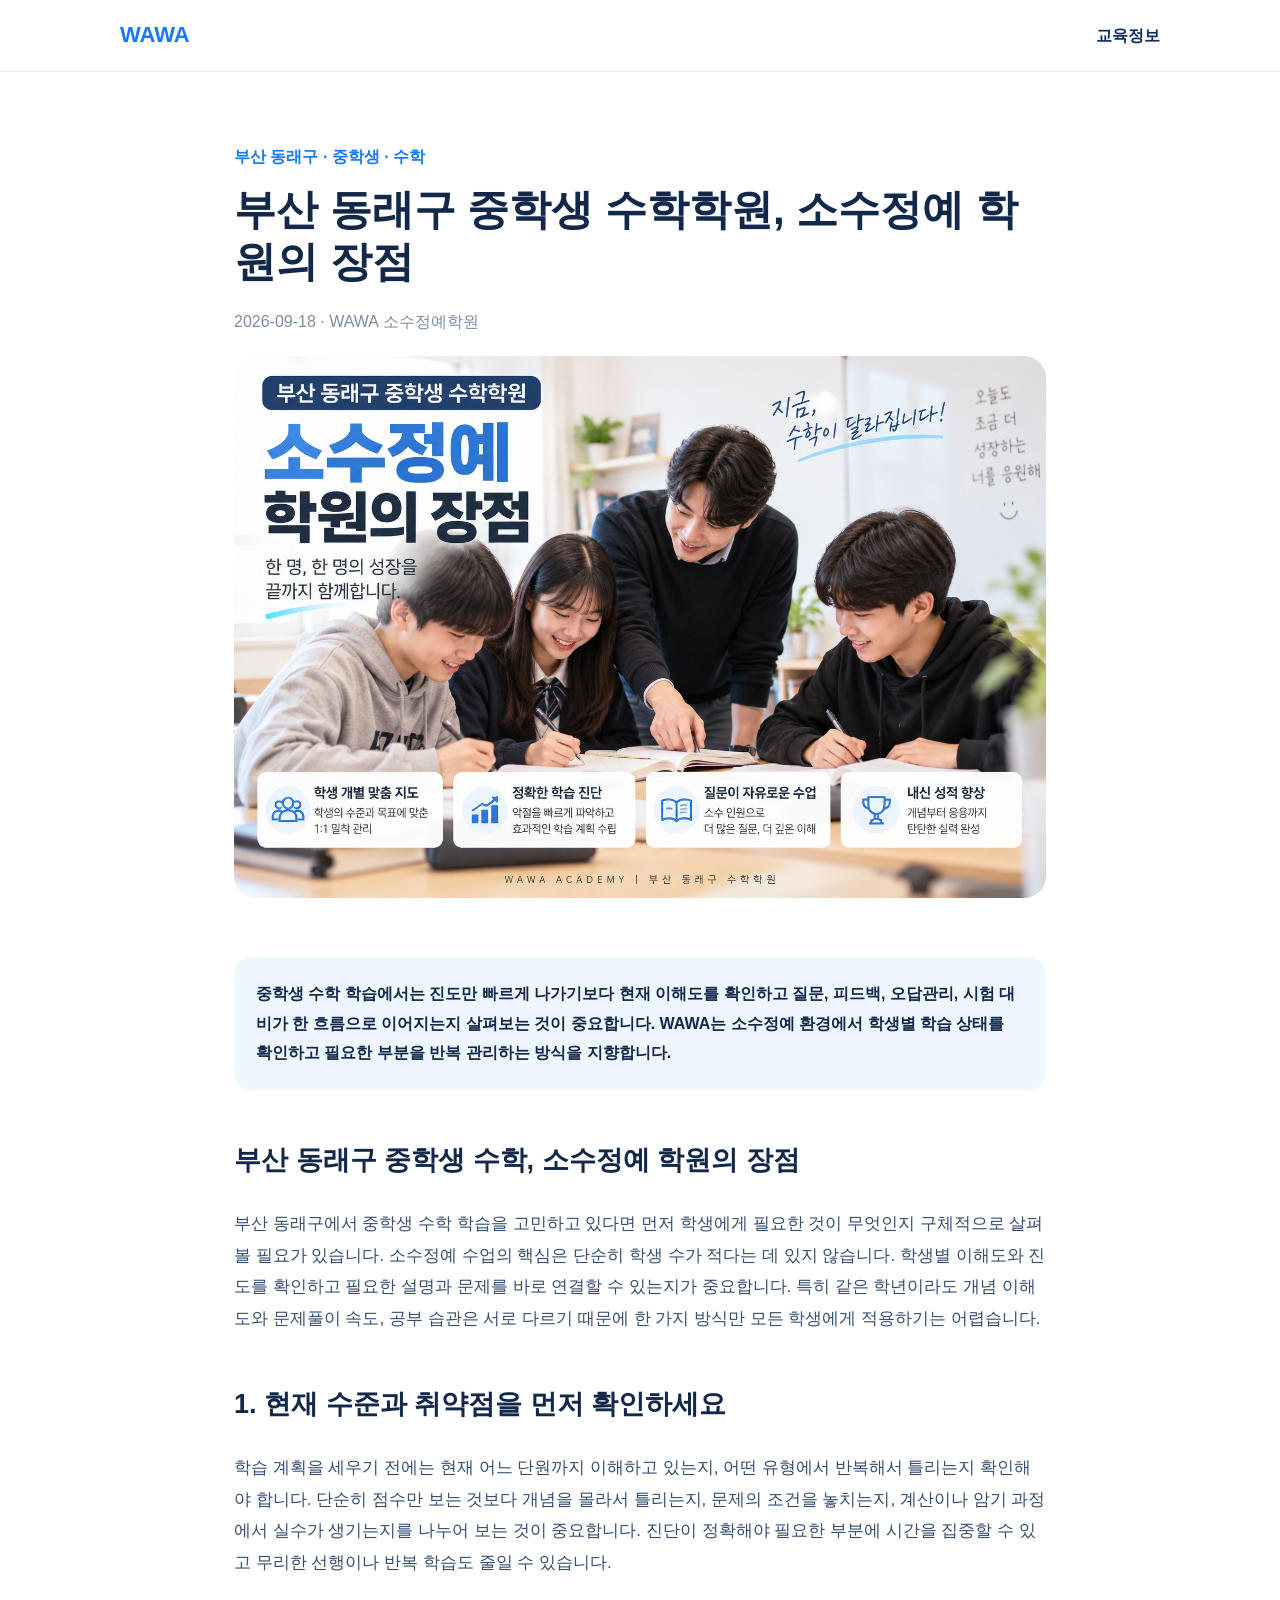
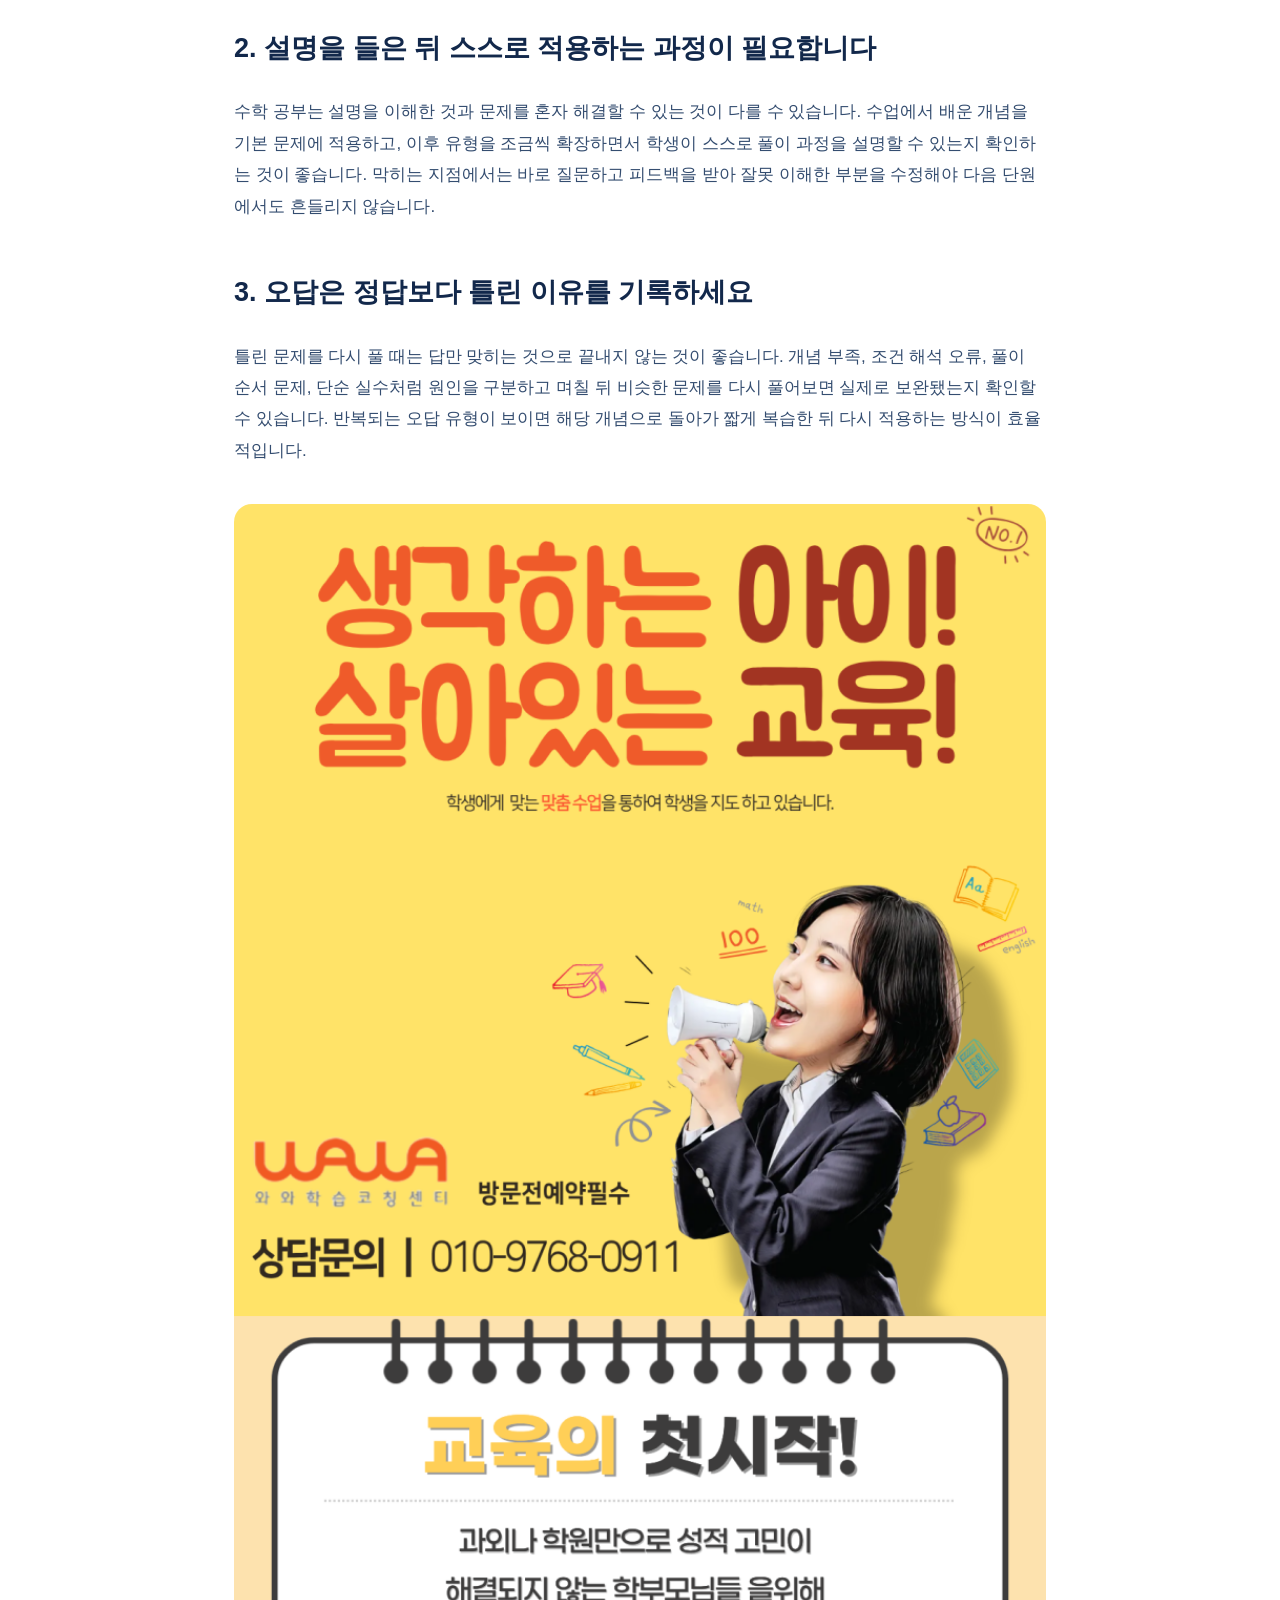
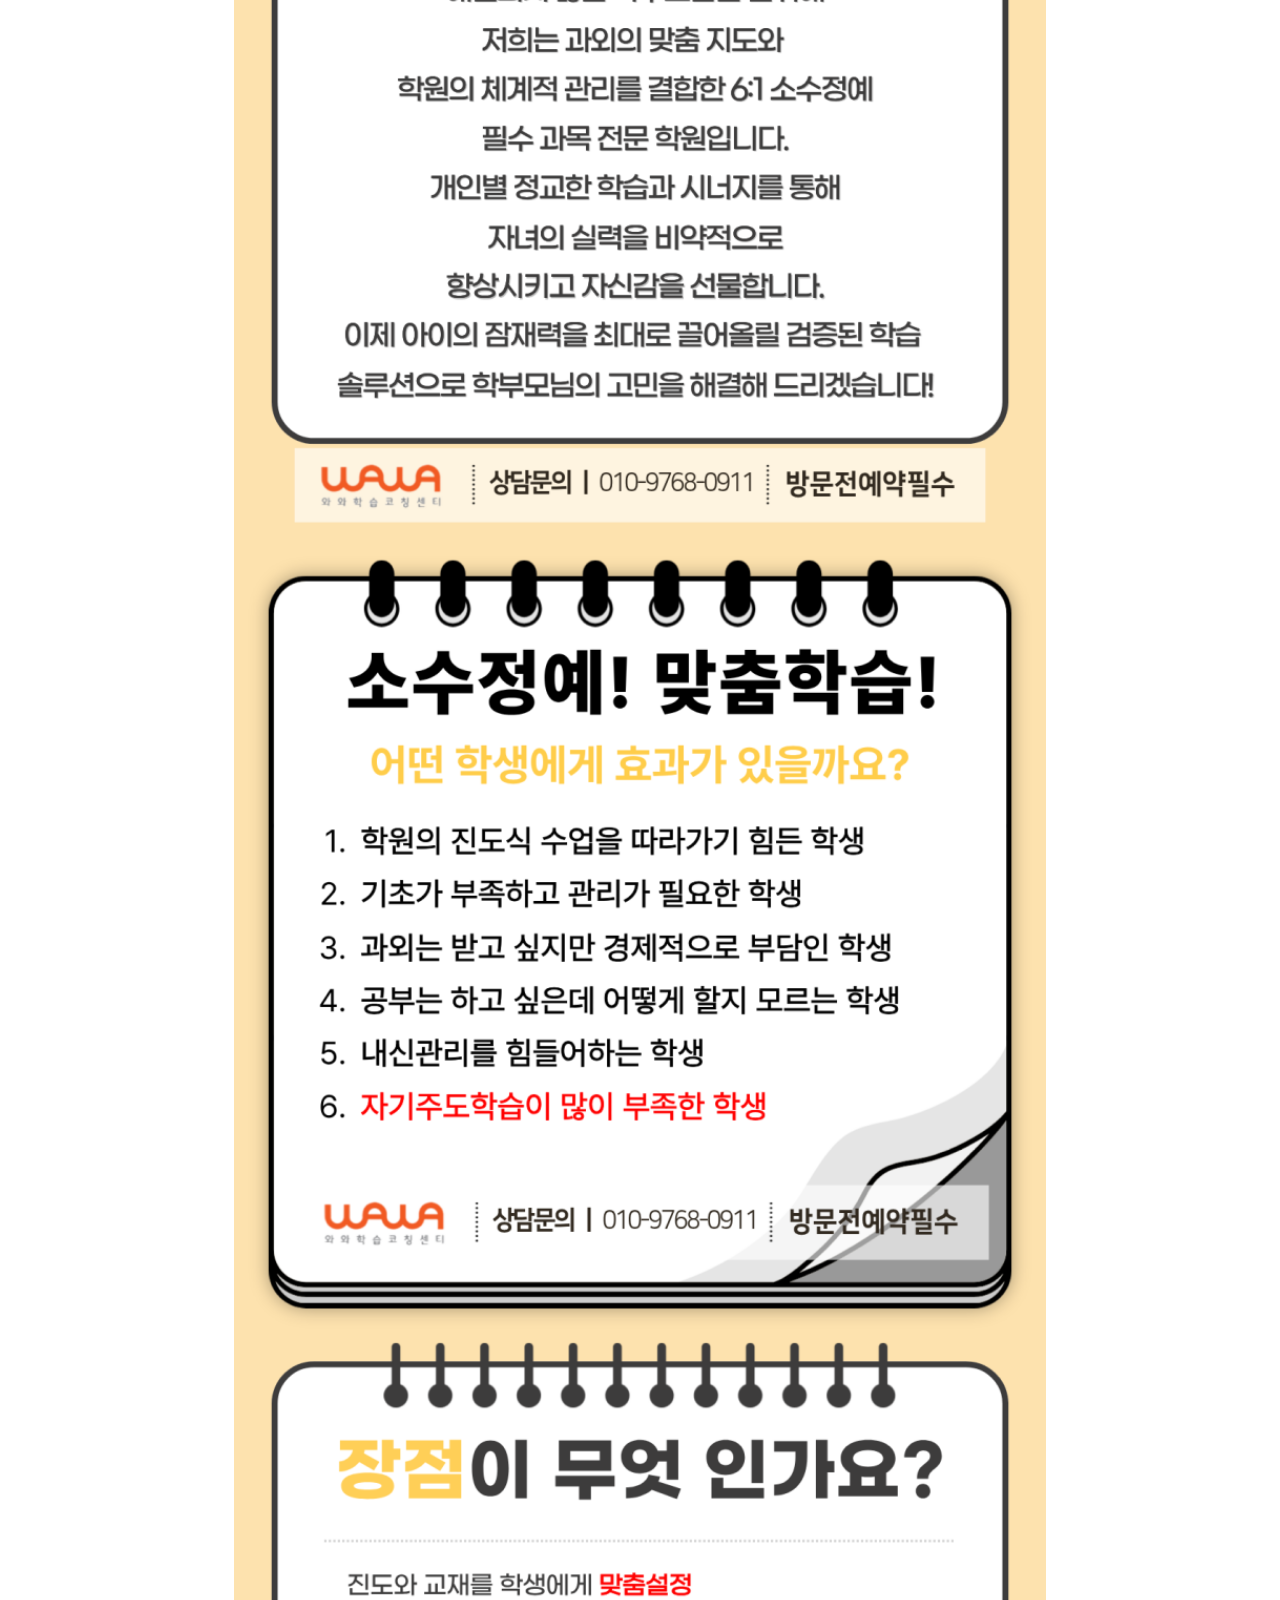
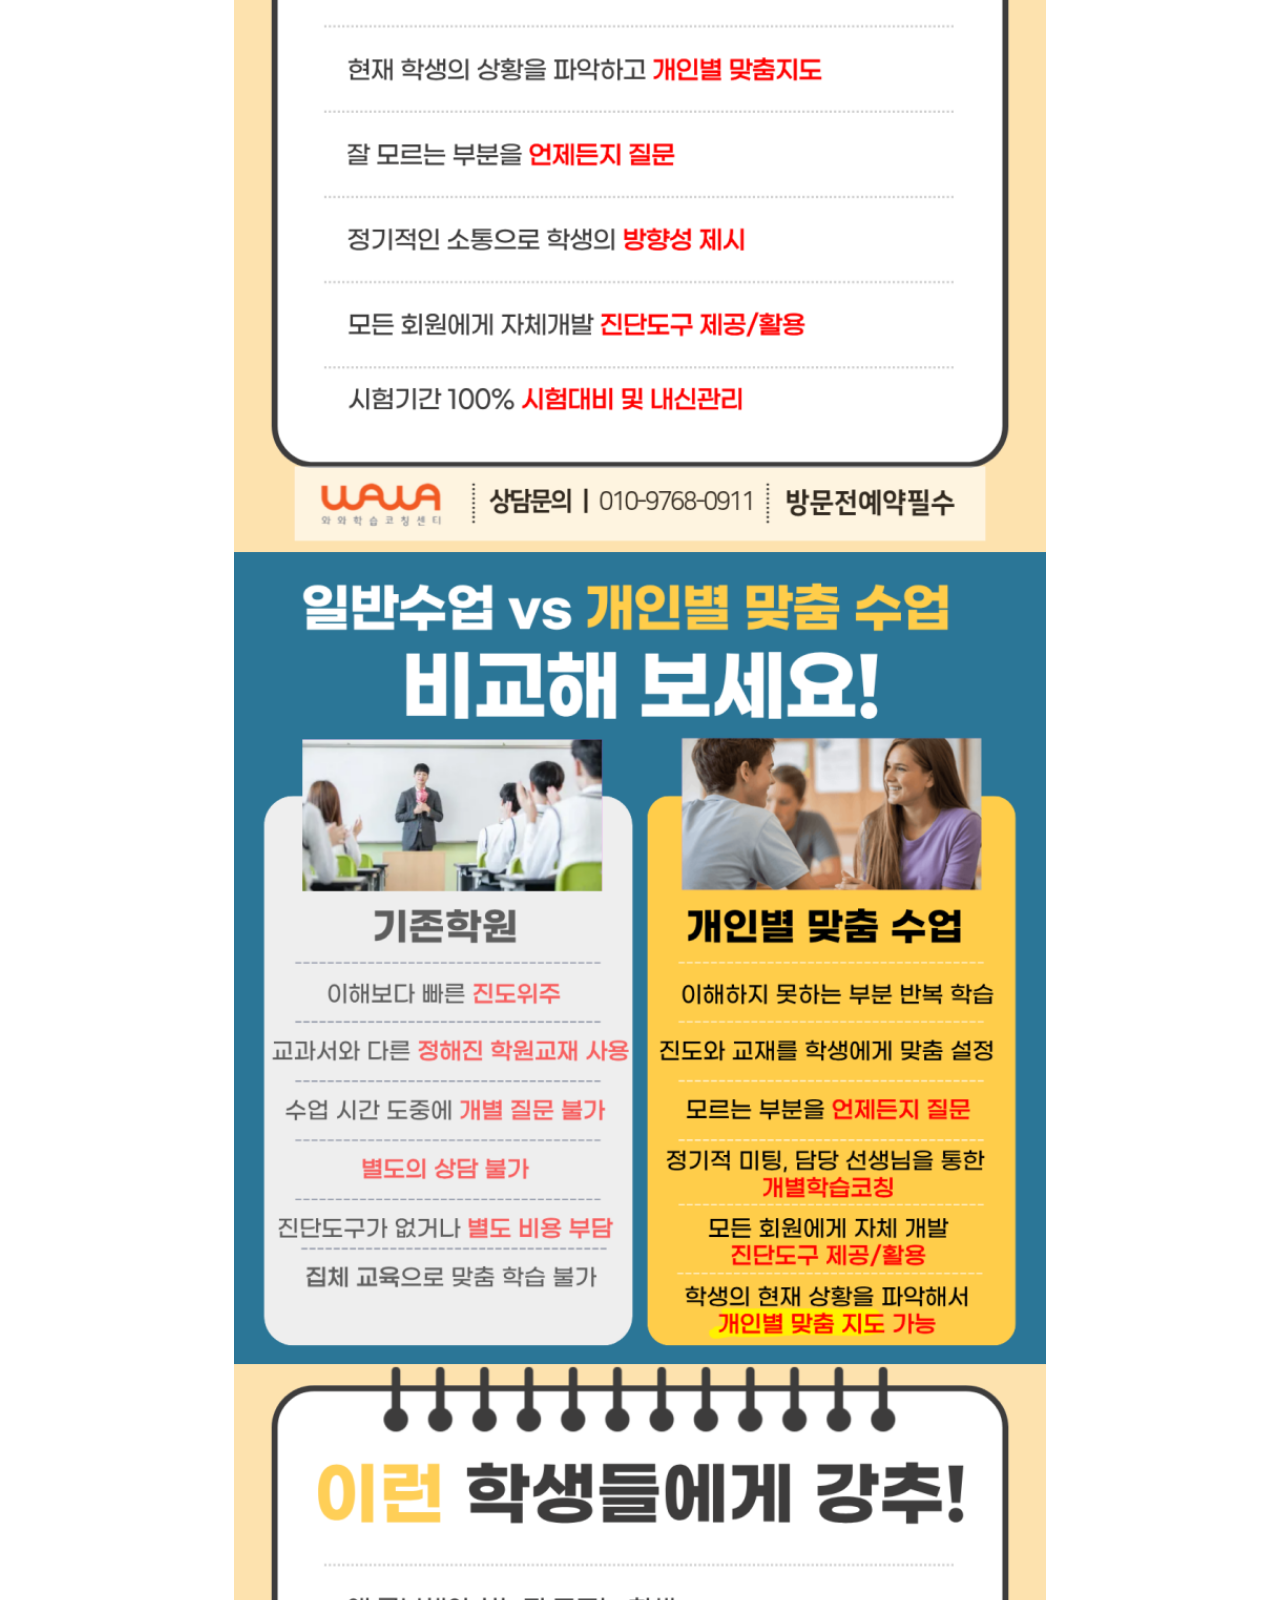
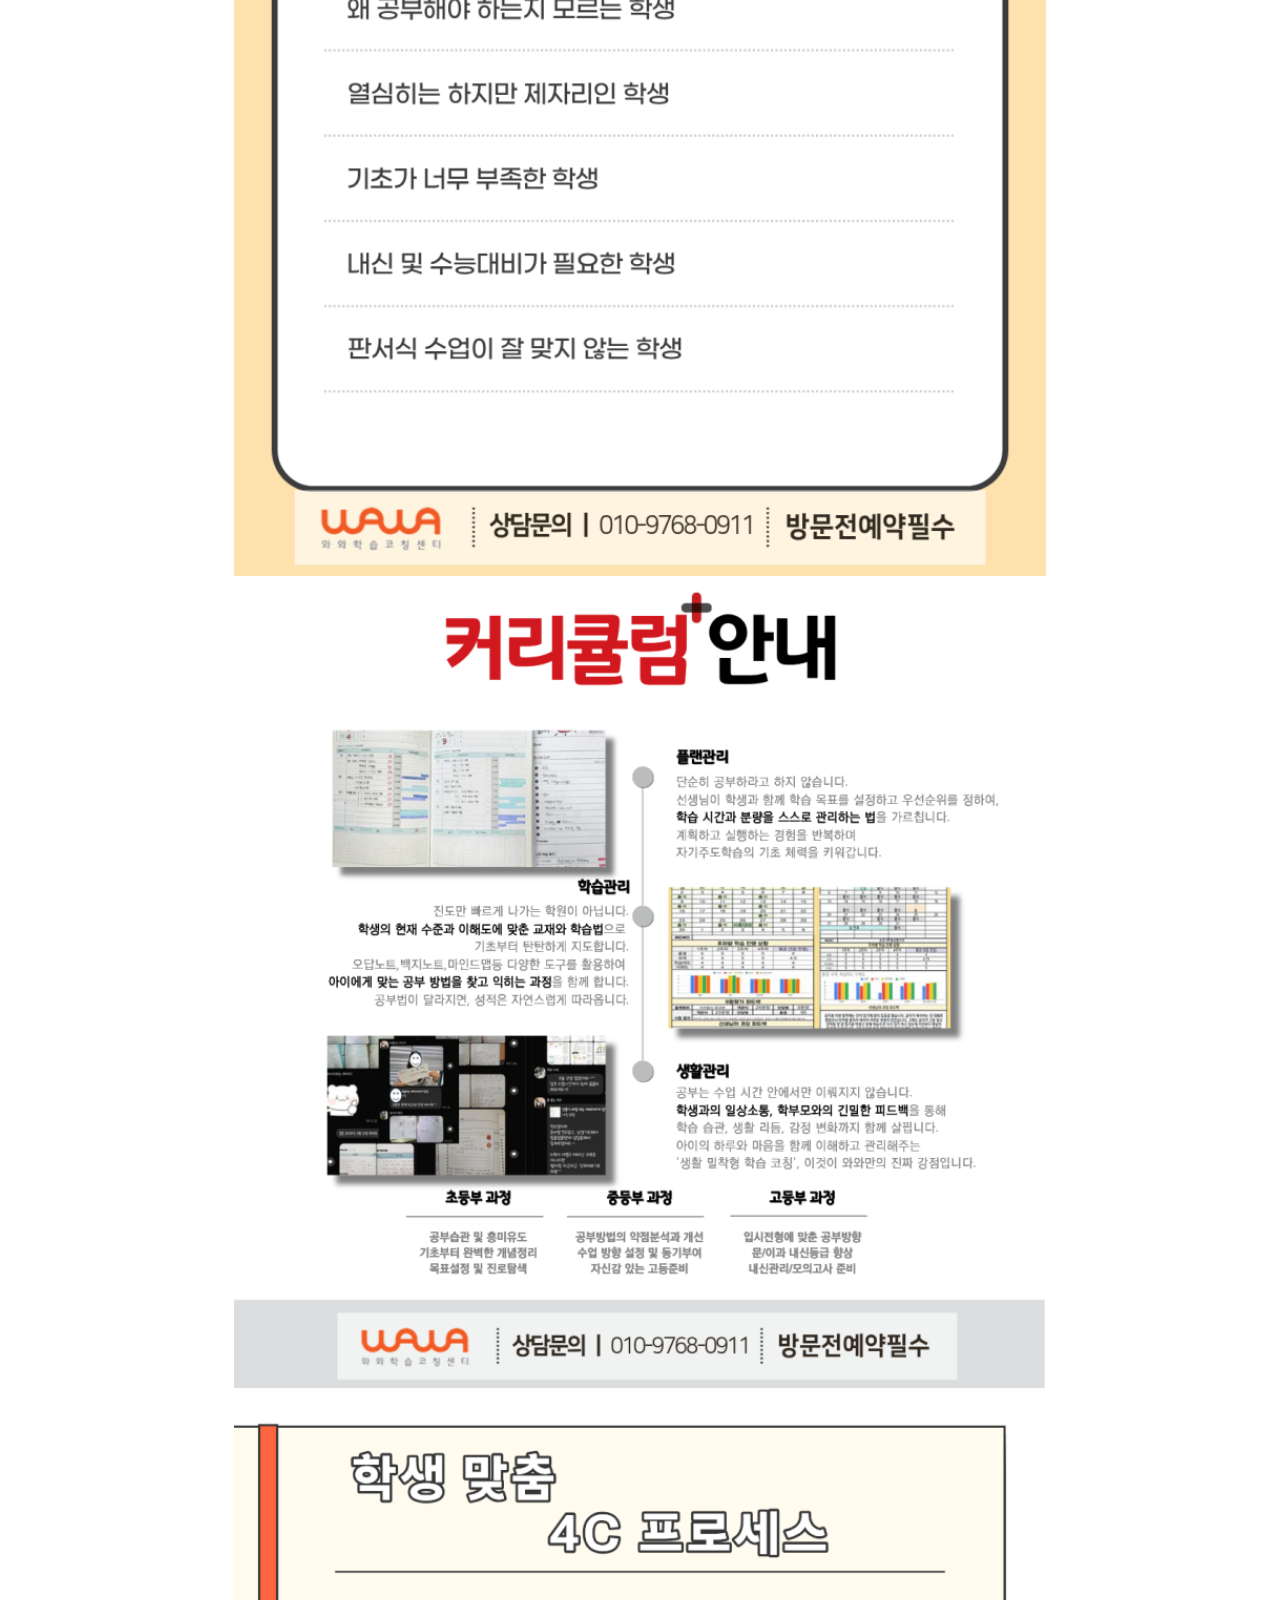
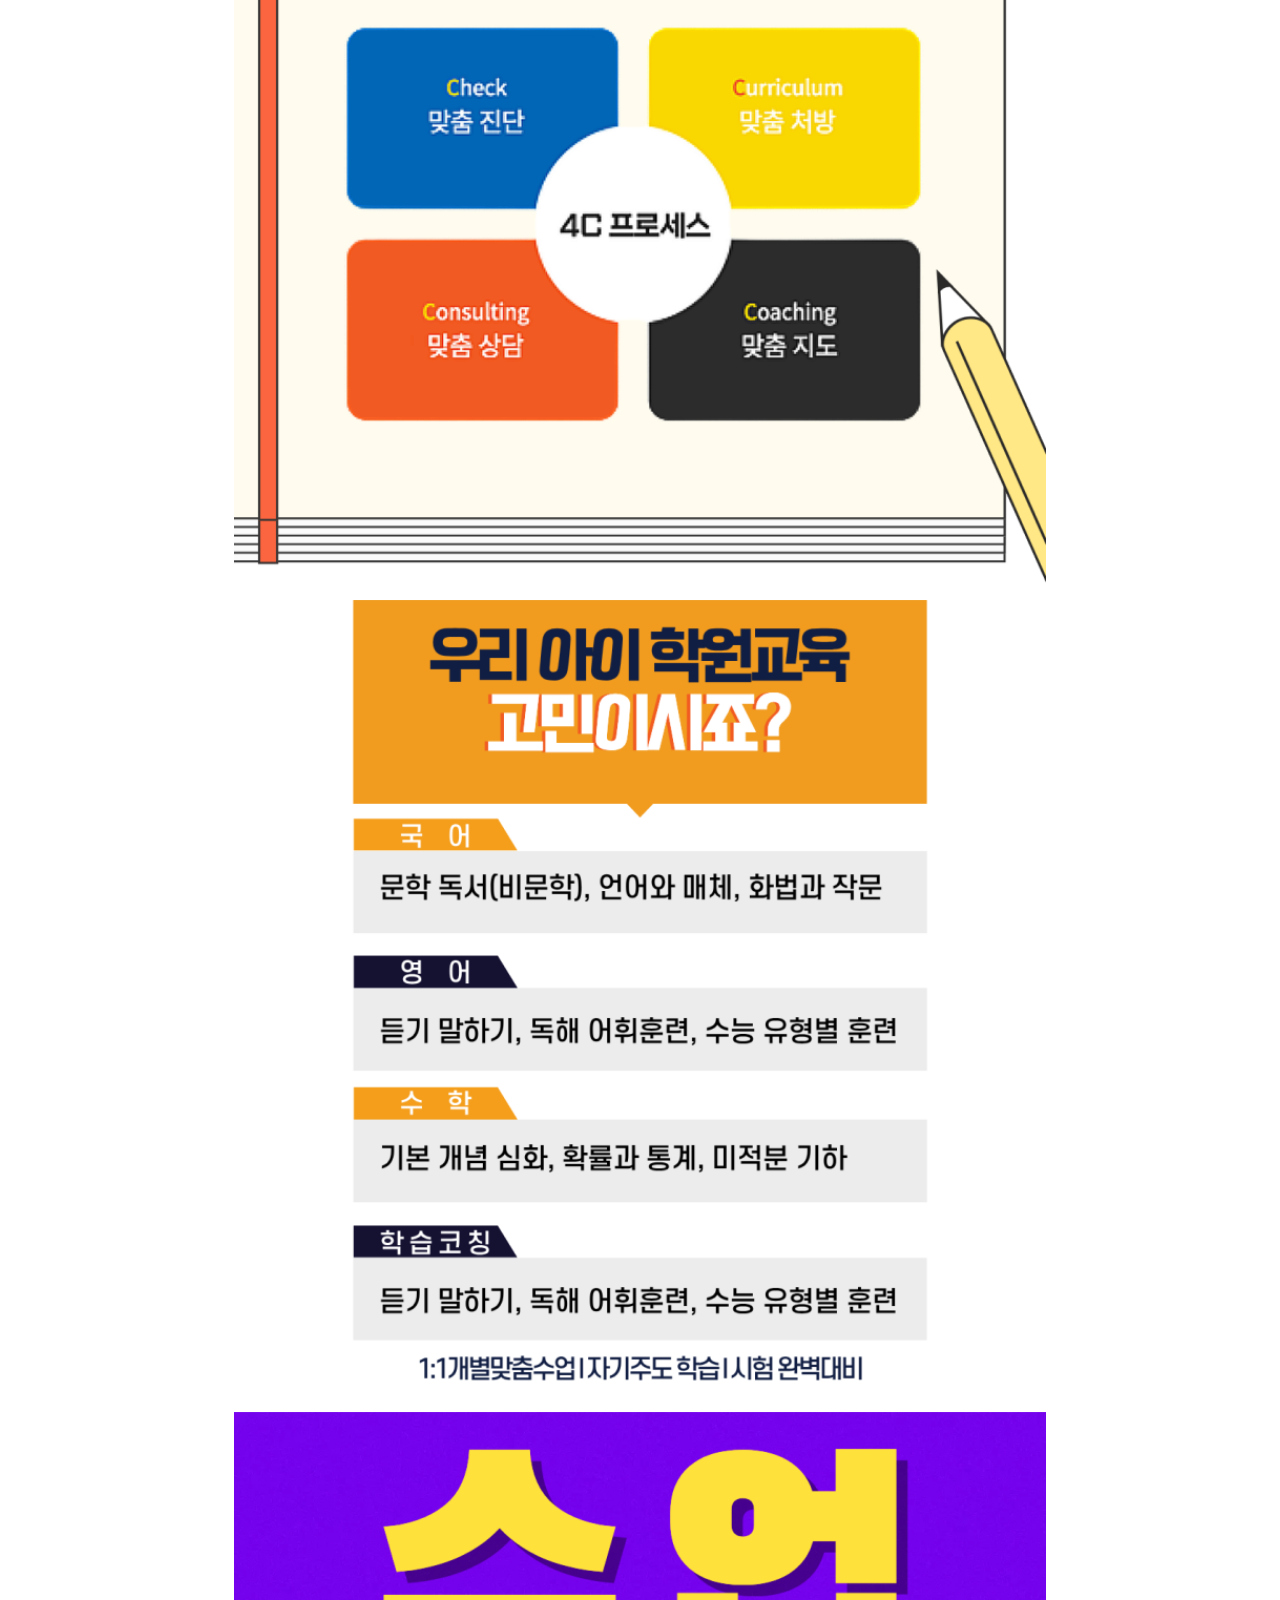
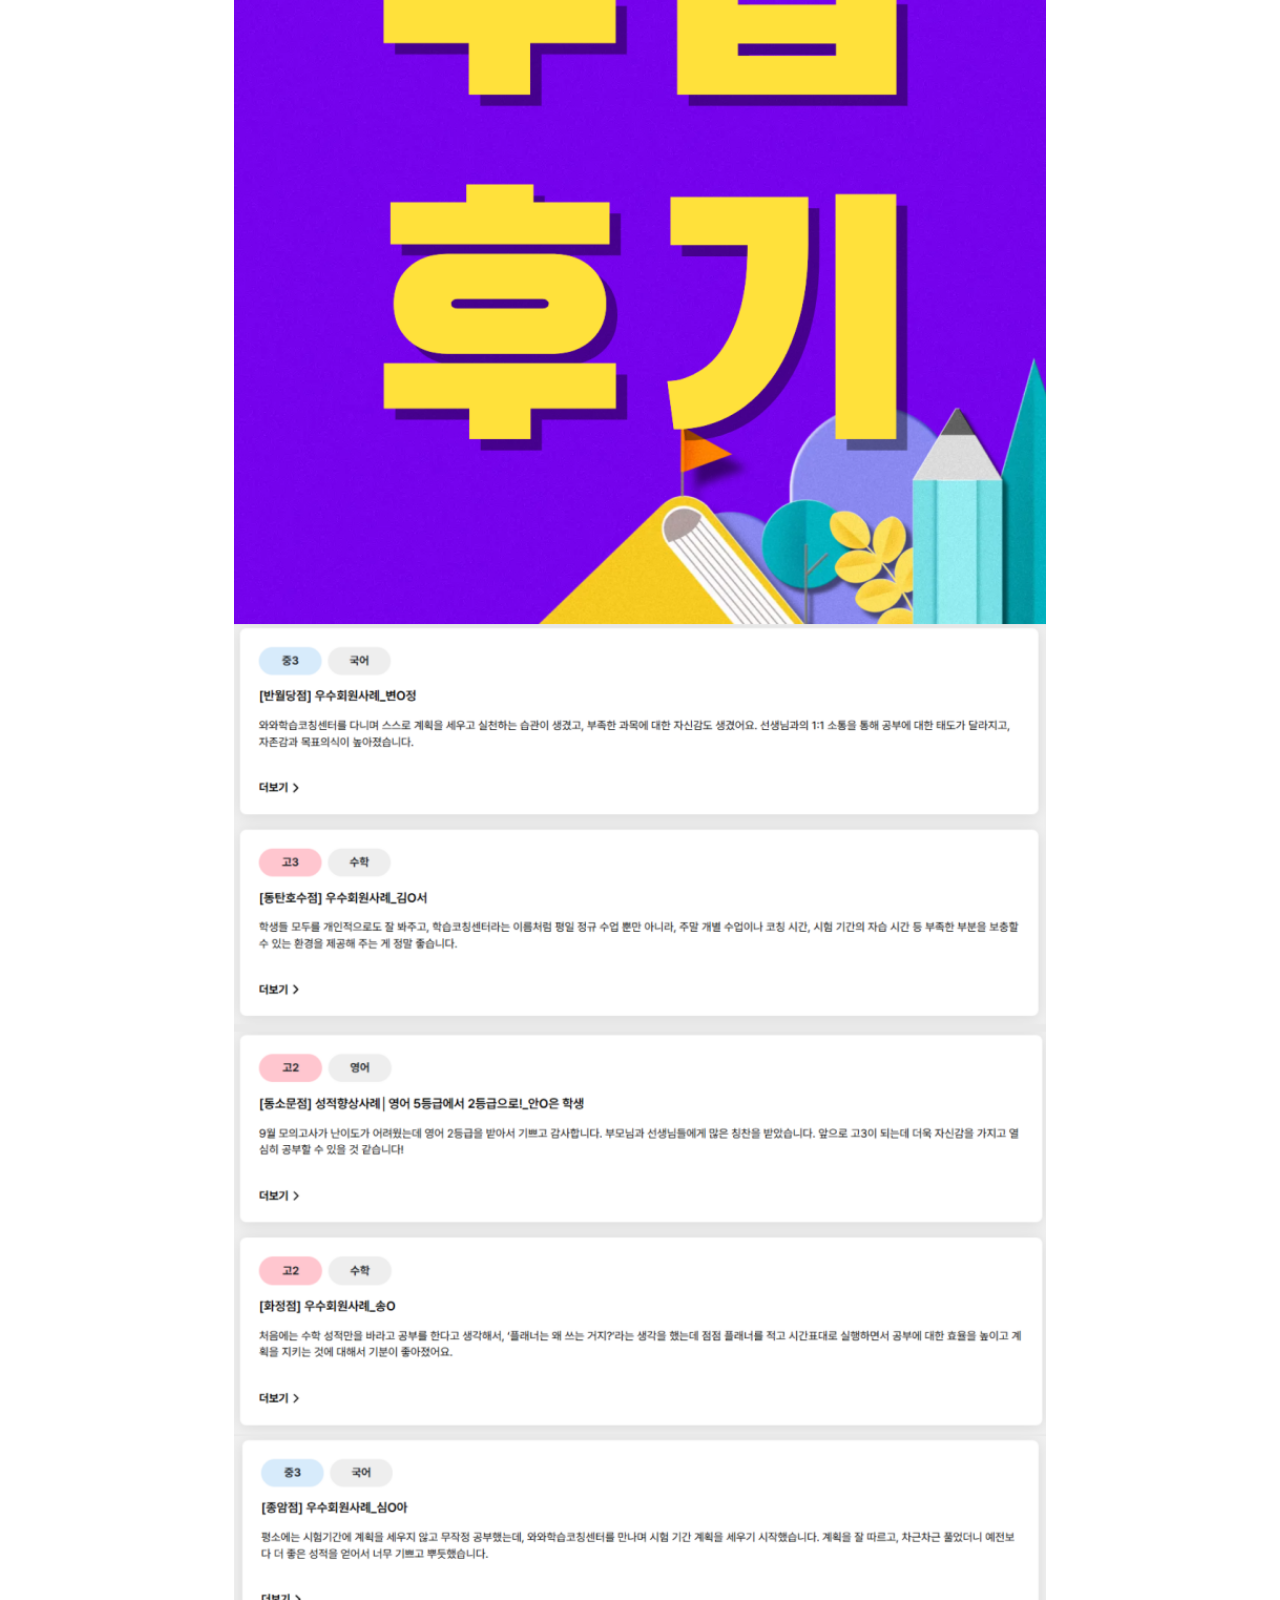
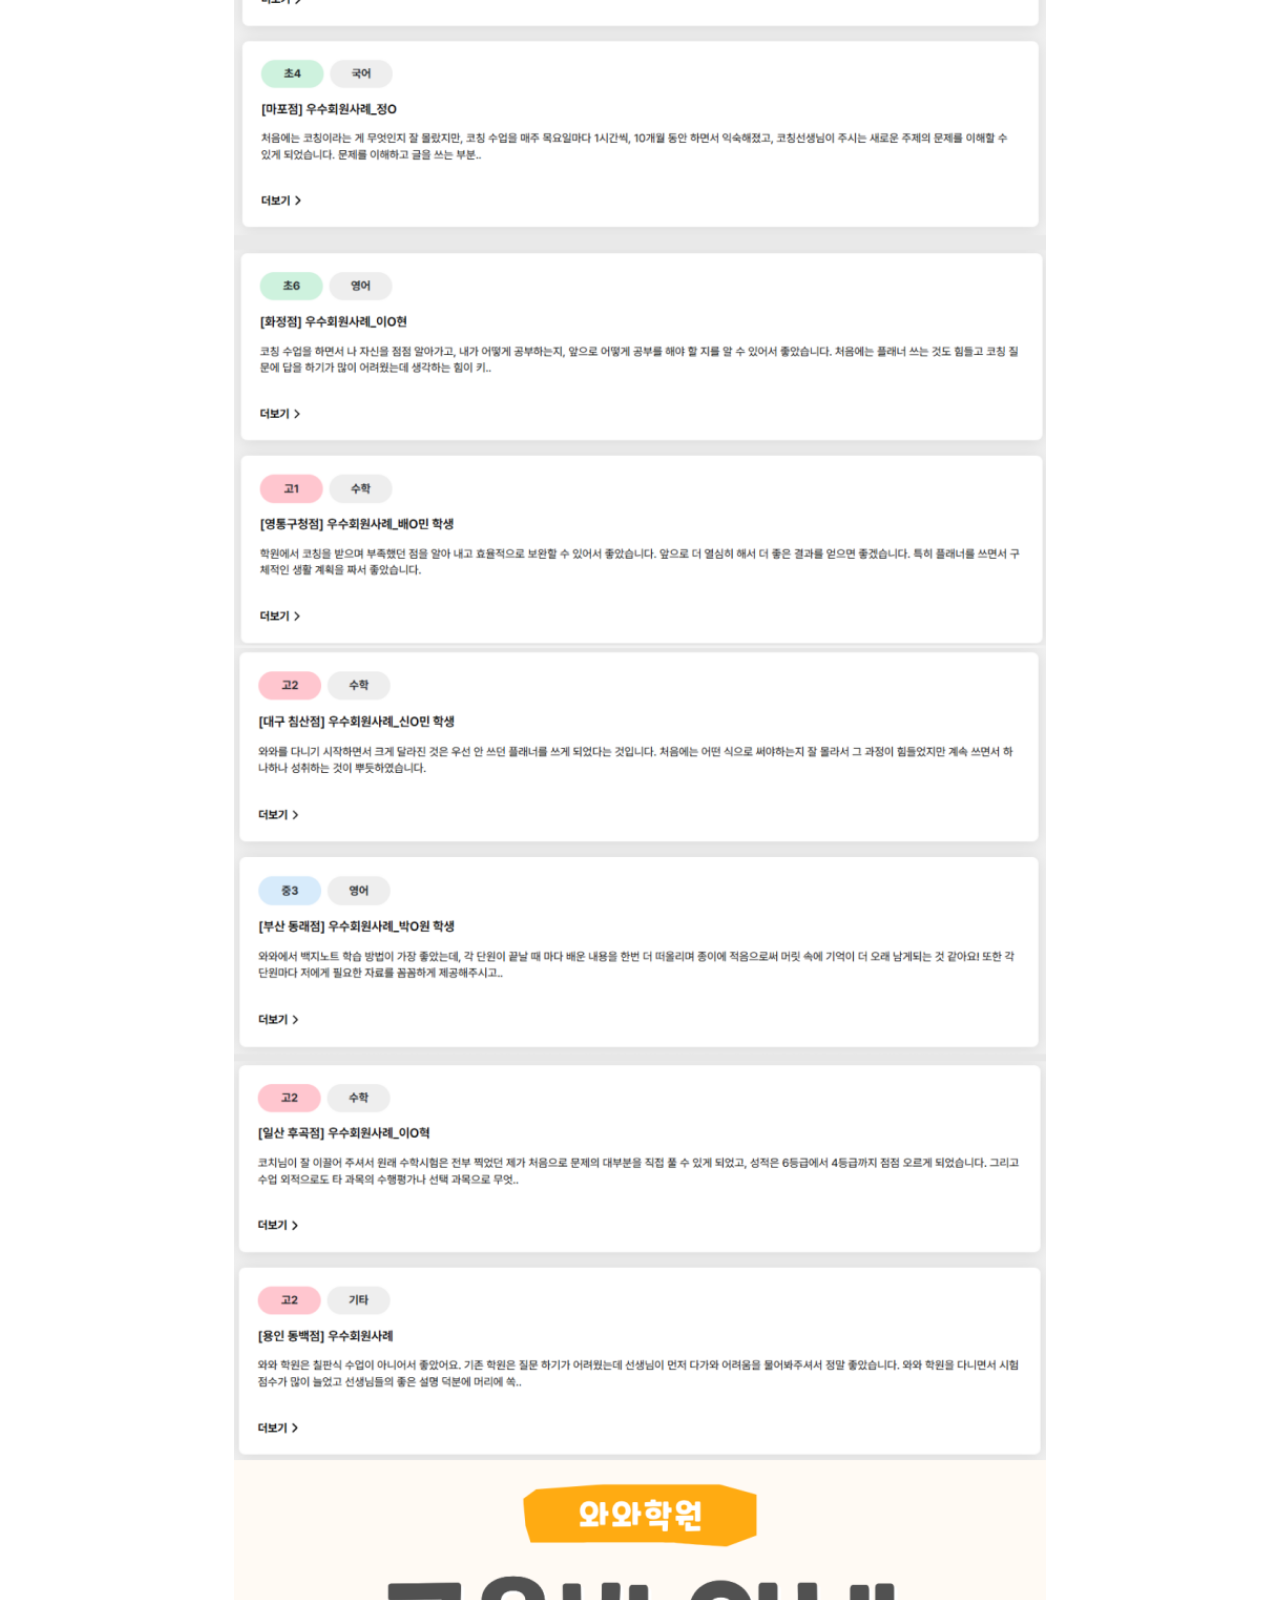
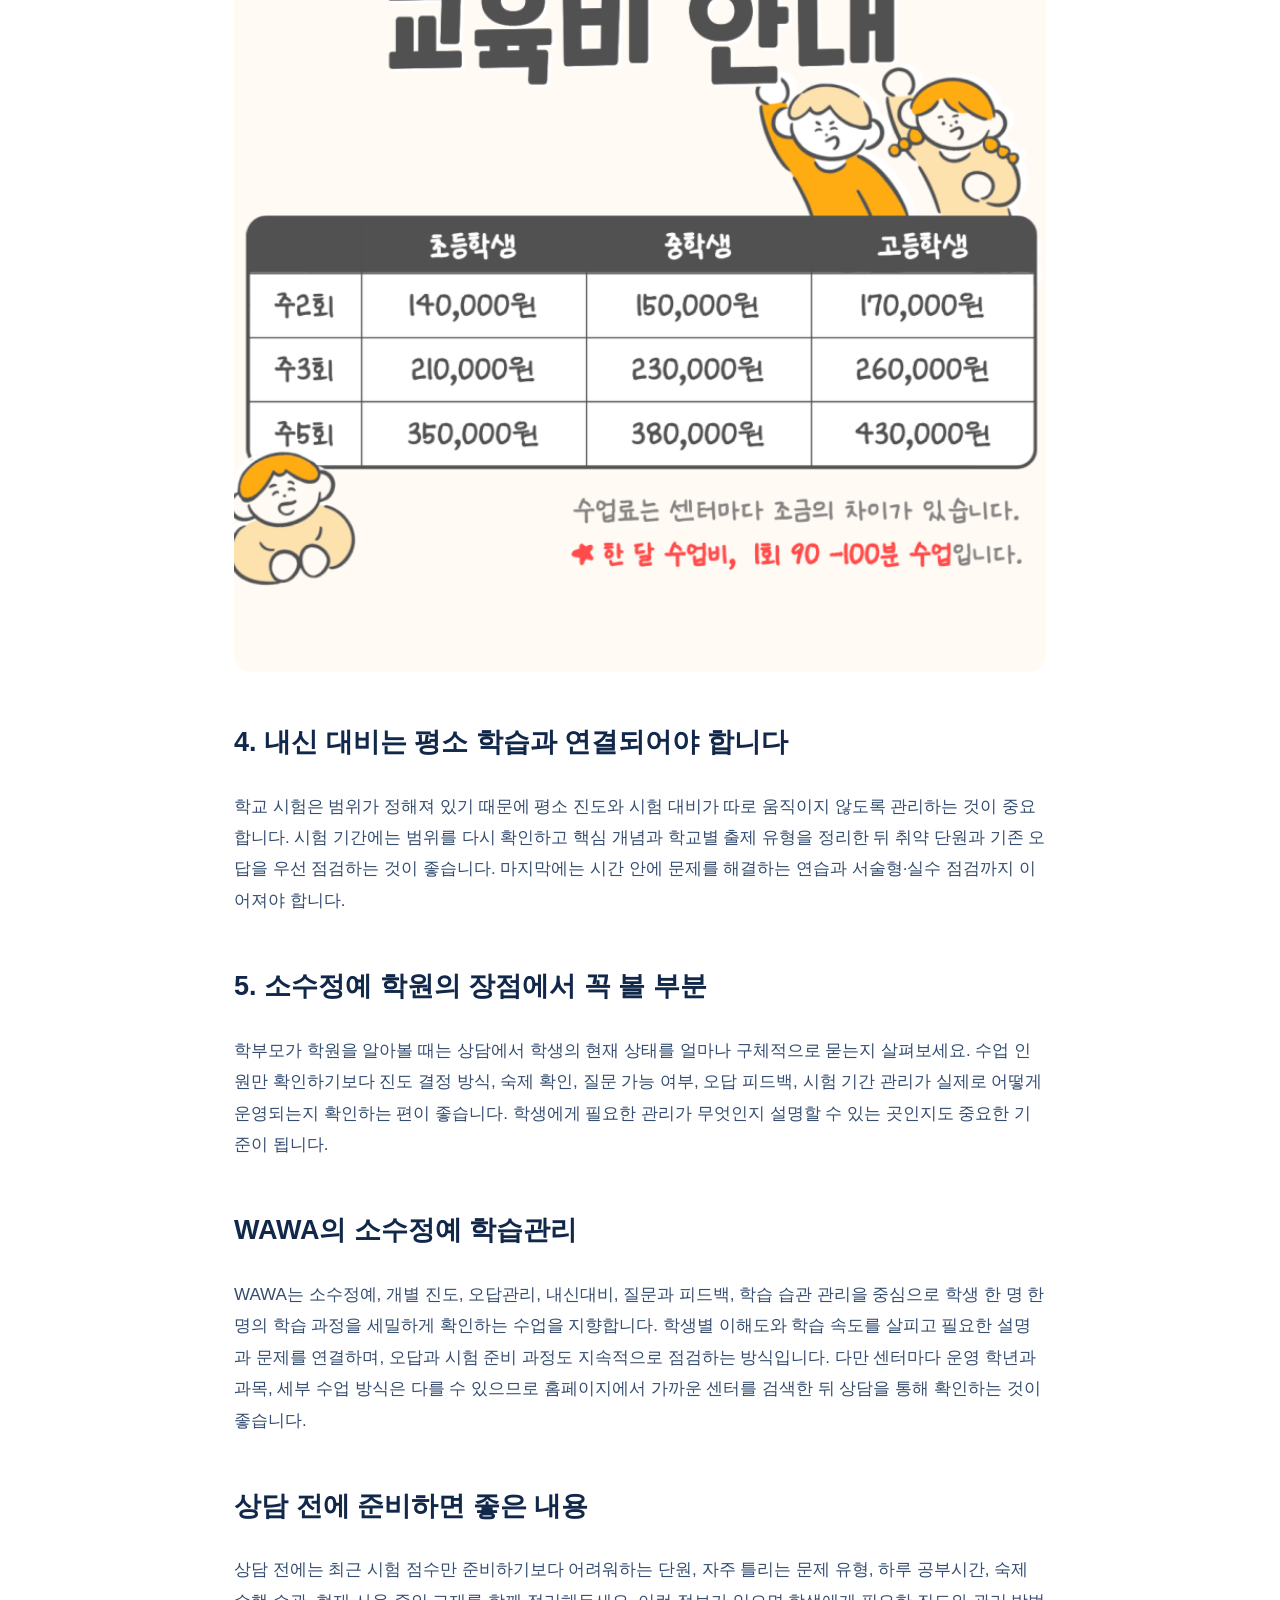
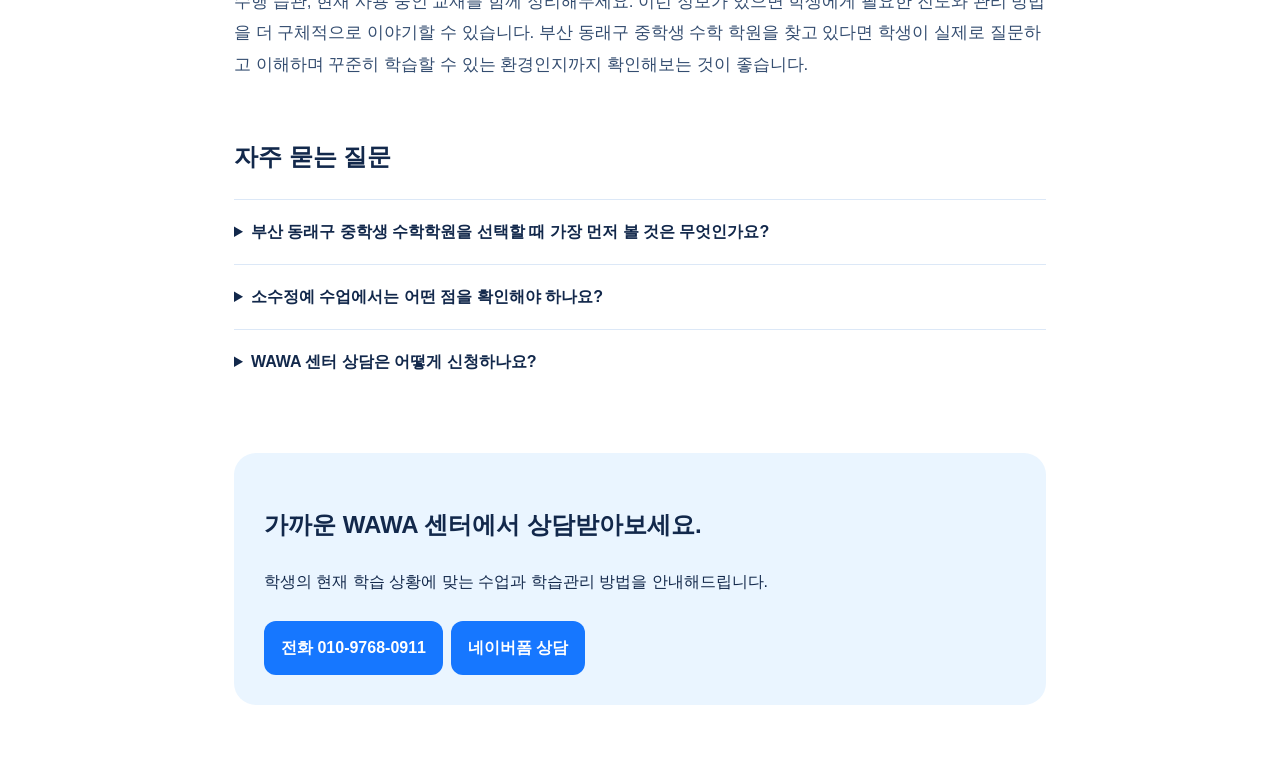
<file: posts/busan-dongnae-middle-math-small-class-benefits.html>
<!doctype html><html lang="ko"><head><link rel="icon" href="/favicon.ico" sizes="any"><link rel="icon" type="image/png" href="/favicon-192.png"><meta charset="utf-8"><meta name="viewport" content="width=device-width,initial-scale=1"><title>부산 동래구 중학생 수학학원, 소수정예 학원의 장점 | WAWA 소수정예학원</title><meta name="description" content="부산 동래구에서 중학생 수학학원을 알아보는 학부모를 위해 소수정예 수업에서 학생별 이해도와 진도, 질문과 피드백이 어떻게 연결되는지 정리했습니다. WAWA의 소수정예, 개별 진도, 오답관리, 내신대비, 질문과 피드백, 학습 습관 관리 운영 방식도 함께 살펴봅니다."><meta name="robots" content="index,follow"><link rel="canonical" href="https://wawa-academy.netlify.app/posts/busan-dongnae-middle-math-small-class-benefits.html"><meta property="og:type" content="article"><meta property="og:title" content="부산 동래구 중학생 수학학원, 소수정예 학원의 장점"><meta property="og:description" content="부산 동래구에서 중학생 수학학원을 알아보는 학부모를 위해 소수정예 수업에서 학생별 이해도와 진도, 질문과 피드백이 어떻게 연결되는지 정리했습니다. WAWA의 소수정예, 개별 진도, 오답관리, 내신대비, 질문과 피드백, 학습 습관 관리 운영 방식도 함께 살펴봅니다."><meta property="og:url" content="https://wawa-academy.netlify.app/posts/busan-dongnae-middle-math-small-class-benefits.html"><meta property="og:image" content="https://wawa-academy.netlify.app/images/blog/img-3deb6d2a9bca.png"><meta property="og:image:secure_url" content="https://wawa-academy.netlify.app/images/blog/img-3deb6d2a9bca.png"><meta property="og:image:width" content="1536"><meta property="og:image:height" content="1024"><link rel="image_src" href="https://wawa-academy.netlify.app/images/blog/img-3deb6d2a9bca.png"><meta name="twitter:card" content="summary_large_image"><meta name="twitter:image" content="https://wawa-academy.netlify.app/images/blog/img-3deb6d2a9bca.png"><script type="application/ld+json">[{"@context":"https://schema.org","@type":"Article","headline":"부산 동래구 중학생 수학학원, 소수정예 학원의 장점","description":"부산 동래구에서 중학생 수학학원을 알아보는 학부모를 위해 소수정예 수업에서 학생별 이해도와 진도, 질문과 피드백이 어떻게 연결되는지 정리했습니다. WAWA의 소수정예, 개별 진도, 오답관리, 내신대비, 질문과 피드백, 학습 습관 관리 운영 방식도 함께 살펴봅니다.","datePublished":"2026-09-18","dateModified":"2026-09-18","author":{"@type":"Organization","name":"WAWA 소수정예학원"},"publisher":{"@type":"Organization","name":"WAWA 소수정예학원"},"mainEntityOfPage":"https://wawa-academy.netlify.app/posts/busan-dongnae-middle-math-small-class-benefits.html","image":{"@type":"ImageObject","url":"https://wawa-academy.netlify.app/images/blog/img-3deb6d2a9bca.png","width":1536,"height":1024}},{"@context":"https://schema.org","@type":"FAQPage","mainEntity":[{"@type":"Question","name":"부산 동래구 중학생 수학학원을 선택할 때 가장 먼저 볼 것은 무엇인가요?","acceptedAnswer":{"@type":"Answer","text":"학생의 현재 수준을 어떻게 진단하는지, 개별 진도와 질문·피드백, 오답관리가 실제 수업에서 어떻게 이루어지는지 확인하는 것이 좋습니다."}},{"@type":"Question","name":"소수정예 수업에서는 어떤 점을 확인해야 하나요?","acceptedAnswer":{"@type":"Answer","text":"학생 수가 적다는 사실보다 학생별 이해도와 학습 속도를 실제로 확인하고 필요한 피드백을 연결하는 운영 방식인지 살펴보는 것이 중요합니다."}},{"@type":"Question","name":"WAWA 센터 상담은 어떻게 신청하나요?","acceptedAnswer":{"@type":"Answer","text":"홈페이지에서 지역명, 센터명 또는 학교명으로 가까운 센터를 검색한 뒤 전화 또는 네이버폼을 통해 상담을 신청할 수 있습니다."}}]}]</script><style>*{box-sizing:border-box}body{margin:0;color:#12284b;font-family:Pretendard,"Noto Sans KR","Apple SD Gothic Neo",Arial,sans-serif;line-height:1.85}header{height:72px;display:flex;align-items:center;justify-content:space-between;padding:0 max(24px,calc((100% - 1040px)/2));border-bottom:1px solid #e5eef9}header a{text-decoration:none;color:#0d2d62;font-weight:800}.brand{font-size:22px;color:#1677ff}.wrap{max-width:860px;margin:auto;padding:70px 24px}.cat{color:#1677ff;font-weight:800}.wrap h1{font-size:42px;line-height:1.25;margin:12px 0 18px}.meta{color:#7a8ba4}.lead{background:#eef7ff;border-radius:18px;padding:22px;margin:30px 0;font-weight:700}.heroimg{width:100%;border-radius:22px;margin:20px 0}.detail-page{margin:38px 0;padding:0}.detail-page img{display:block;width:100%;height:auto;border-radius:18px}.content h2{font-size:27px;margin-top:46px}.content p{font-size:17px;color:#344d70}.faq{margin-top:55px}.faq details{border-top:1px solid #dce8f7;padding:17px 0}.faq summary{font-weight:800}.cta{margin-top:60px;padding:30px;border-radius:22px;background:#eaf5ff}.cta a{display:inline-block;margin:8px 8px 0 0;padding:12px 17px;border-radius:12px;background:#1677ff;color:#fff;text-decoration:none;font-weight:800}@media(max-width:650px){.wrap h1{font-size:31px}}</style></head><body><header><a class="brand" href="../index.html">WAWA</a><a href="../blog.html">교육정보</a></header><main class="wrap"><div class="cat">부산 동래구 · 중학생 · 수학</div><h1>부산 동래구 중학생 수학학원, 소수정예 학원의 장점</h1><div class="meta">2026-09-18 · WAWA 소수정예학원</div><img class="heroimg" src="/images/blog/img-3deb6d2a9bca.png" alt="부산 동래구 중학생 수학학원, 소수정예 학원의 장점 관련 학생 학습 장면"><div class="lead">중학생 수학 학습에서는 진도만 빠르게 나가기보다 현재 이해도를 확인하고 질문, 피드백, 오답관리, 시험 대비가 한 흐름으로 이어지는지 살펴보는 것이 중요합니다. WAWA는 소수정예 환경에서 학생별 학습 상태를 확인하고 필요한 부분을 반복 관리하는 방식을 지향합니다.</div><article class="content"><h2>부산 동래구 중학생 수학, 소수정예 학원의 장점</h2>
<p>부산 동래구에서 중학생 수학 학습을 고민하고 있다면 먼저 학생에게 필요한 것이 무엇인지 구체적으로 살펴볼 필요가 있습니다. 소수정예 수업의 핵심은 단순히 학생 수가 적다는 데 있지 않습니다. 학생별 이해도와 진도를 확인하고 필요한 설명과 문제를 바로 연결할 수 있는지가 중요합니다. 특히 같은 학년이라도 개념 이해도와 문제풀이 속도, 공부 습관은 서로 다르기 때문에 한 가지 방식만 모든 학생에게 적용하기는 어렵습니다.</p>
<h2>1. 현재 수준과 취약점을 먼저 확인하세요</h2>
<p>학습 계획을 세우기 전에는 현재 어느 단원까지 이해하고 있는지, 어떤 유형에서 반복해서 틀리는지 확인해야 합니다. 단순히 점수만 보는 것보다 개념을 몰라서 틀리는지, 문제의 조건을 놓치는지, 계산이나 암기 과정에서 실수가 생기는지를 나누어 보는 것이 중요합니다. 진단이 정확해야 필요한 부분에 시간을 집중할 수 있고 무리한 선행이나 반복 학습도 줄일 수 있습니다.</p>
<h2>2. 설명을 들은 뒤 스스로 적용하는 과정이 필요합니다</h2>
<p>수학 공부는 설명을 이해한 것과 문제를 혼자 해결할 수 있는 것이 다를 수 있습니다. 수업에서 배운 개념을 기본 문제에 적용하고, 이후 유형을 조금씩 확장하면서 학생이 스스로 풀이 과정을 설명할 수 있는지 확인하는 것이 좋습니다. 막히는 지점에서는 바로 질문하고 피드백을 받아 잘못 이해한 부분을 수정해야 다음 단원에서도 흔들리지 않습니다.</p>
<h2>3. 오답은 정답보다 틀린 이유를 기록하세요</h2>
<p>틀린 문제를 다시 풀 때는 답만 맞히는 것으로 끝내지 않는 것이 좋습니다. 개념 부족, 조건 해석 오류, 풀이 순서 문제, 단순 실수처럼 원인을 구분하고 며칠 뒤 비슷한 문제를 다시 풀어보면 실제로 보완됐는지 확인할 수 있습니다. 반복되는 오답 유형이 보이면 해당 개념으로 돌아가 짧게 복습한 뒤 다시 적용하는 방식이 효율적입니다.</p><figure class="detail-page"><img src="/images/blog/img-9140637cf62f.png" alt="부산 동래구 중학생 수학학원, 소수정예 학원의 장점 상세페이지"></figure><h2>4. 내신 대비는 평소 학습과 연결되어야 합니다</h2>
<p>학교 시험은 범위가 정해져 있기 때문에 평소 진도와 시험 대비가 따로 움직이지 않도록 관리하는 것이 중요합니다. 시험 기간에는 범위를 다시 확인하고 핵심 개념과 학교별 출제 유형을 정리한 뒤 취약 단원과 기존 오답을 우선 점검하는 것이 좋습니다. 마지막에는 시간 안에 문제를 해결하는 연습과 서술형·실수 점검까지 이어져야 합니다.</p>
<h2>5. 소수정예 학원의 장점에서 꼭 볼 부분</h2>
<p>학부모가 학원을 알아볼 때는 상담에서 학생의 현재 상태를 얼마나 구체적으로 묻는지 살펴보세요. 수업 인원만 확인하기보다 진도 결정 방식, 숙제 확인, 질문 가능 여부, 오답 피드백, 시험 기간 관리가 실제로 어떻게 운영되는지 확인하는 편이 좋습니다. 학생에게 필요한 관리가 무엇인지 설명할 수 있는 곳인지도 중요한 기준이 됩니다.</p>
<h2>WAWA의 소수정예 학습관리</h2>
<p>WAWA는 소수정예, 개별 진도, 오답관리, 내신대비, 질문과 피드백, 학습 습관 관리을 중심으로 학생 한 명 한 명의 학습 과정을 세밀하게 확인하는 수업을 지향합니다. 학생별 이해도와 학습 속도를 살피고 필요한 설명과 문제를 연결하며, 오답과 시험 준비 과정도 지속적으로 점검하는 방식입니다. 다만 센터마다 운영 학년과 과목, 세부 수업 방식은 다를 수 있으므로 홈페이지에서 가까운 센터를 검색한 뒤 상담을 통해 확인하는 것이 좋습니다.</p>
<h2>상담 전에 준비하면 좋은 내용</h2>
<p>상담 전에는 최근 시험 점수만 준비하기보다 어려워하는 단원, 자주 틀리는 문제 유형, 하루 공부시간, 숙제 수행 습관, 현재 사용 중인 교재를 함께 정리해두세요. 이런 정보가 있으면 학생에게 필요한 진도와 관리 방법을 더 구체적으로 이야기할 수 있습니다. 부산 동래구 중학생 수학 학원을 찾고 있다면 학생이 실제로 질문하고 이해하며 꾸준히 학습할 수 있는 환경인지까지 확인해보는 것이 좋습니다.</p></article><section class="faq"><h2>자주 묻는 질문</h2><details><summary>부산 동래구 중학생 수학학원을 선택할 때 가장 먼저 볼 것은 무엇인가요?</summary><p>학생의 현재 수준을 어떻게 진단하는지, 개별 진도와 질문·피드백, 오답관리가 실제 수업에서 어떻게 이루어지는지 확인하는 것이 좋습니다.</p></details><details><summary>소수정예 수업에서는 어떤 점을 확인해야 하나요?</summary><p>학생 수가 적다는 사실보다 학생별 이해도와 학습 속도를 실제로 확인하고 필요한 피드백을 연결하는 운영 방식인지 살펴보는 것이 중요합니다.</p></details><details><summary>WAWA 센터 상담은 어떻게 신청하나요?</summary><p>홈페이지에서 지역명, 센터명 또는 학교명으로 가까운 센터를 검색한 뒤 전화 또는 네이버폼을 통해 상담을 신청할 수 있습니다.</p></details></section><section class="cta"><h2>가까운 WAWA 센터에서 상담받아보세요.</h2><p>학생의 현재 학습 상황에 맞는 수업과 학습관리 방법을 안내해드립니다.</p><a href="tel:01097680911">전화 010-9768-0911</a><a href="https://naver.me/GZ6iPX5b" target="_blank" rel="noopener">네이버폼 상담</a></section></main></body></html>
</file>
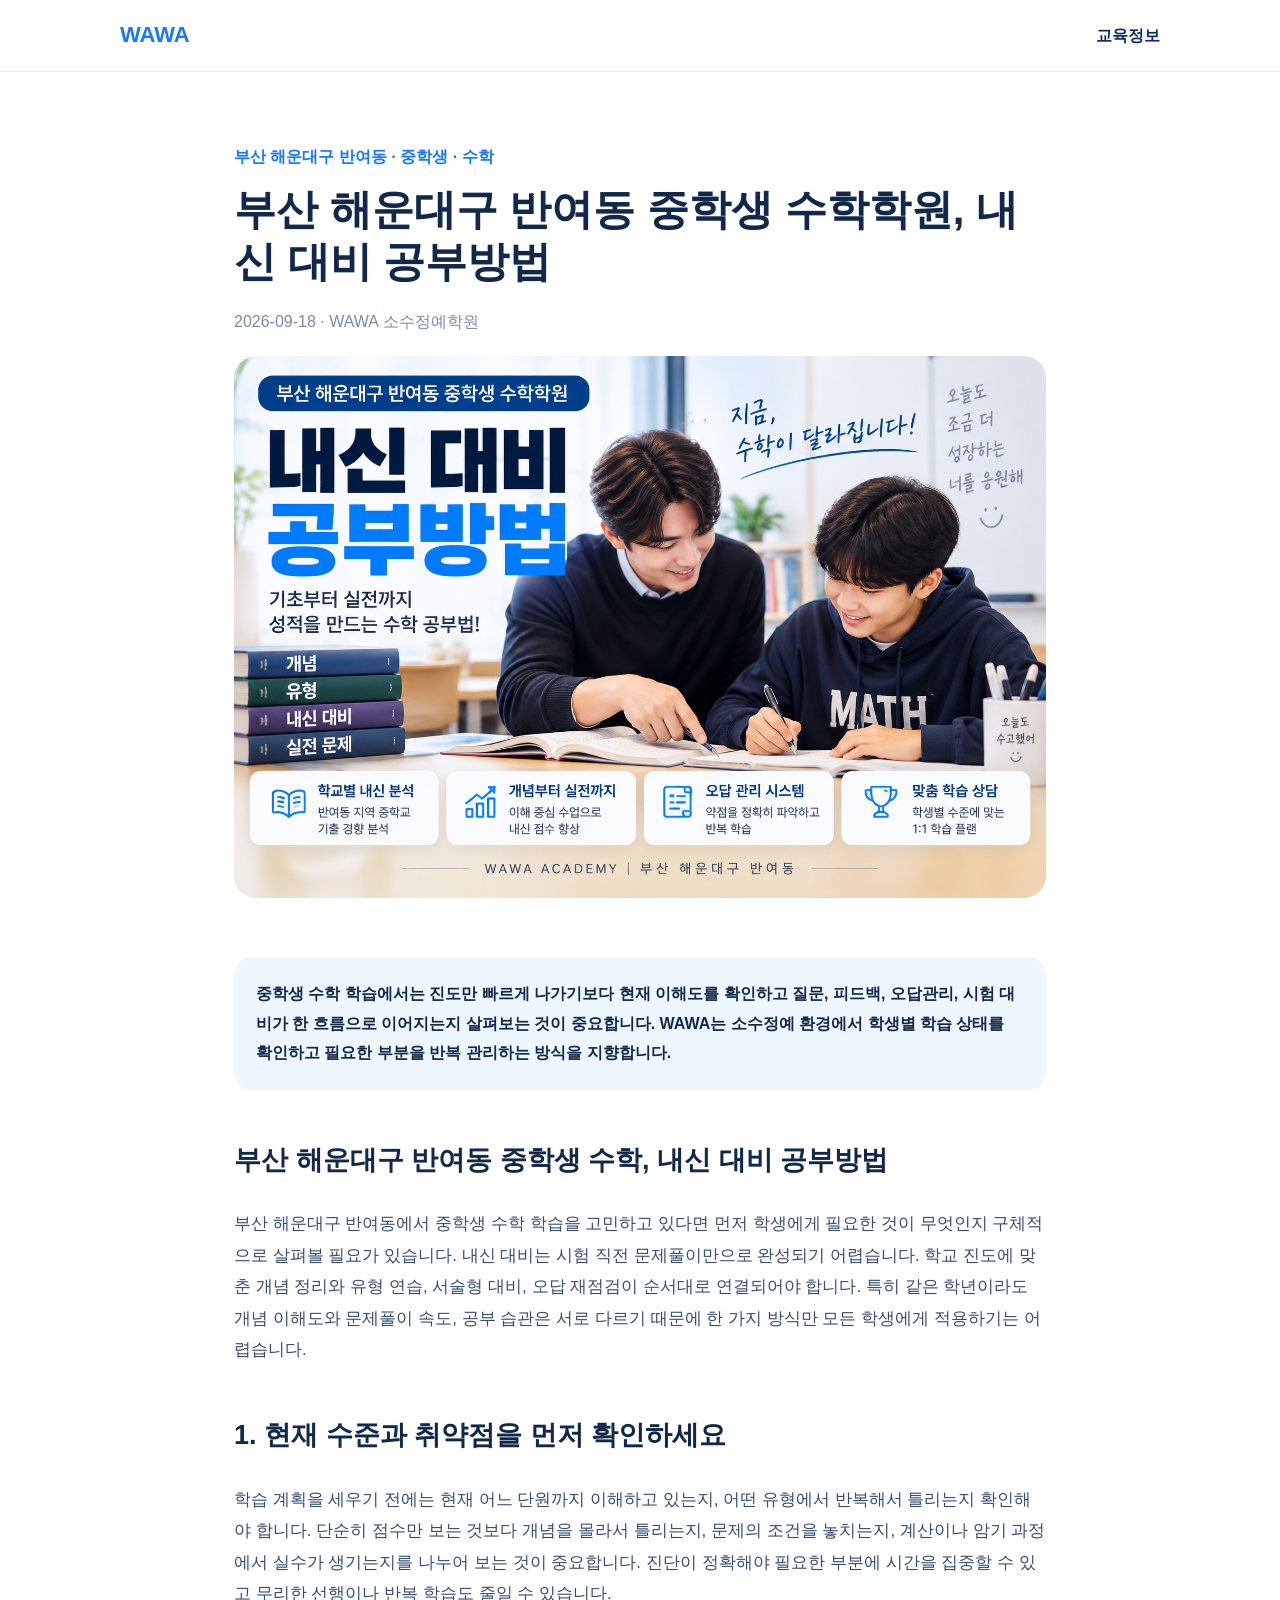
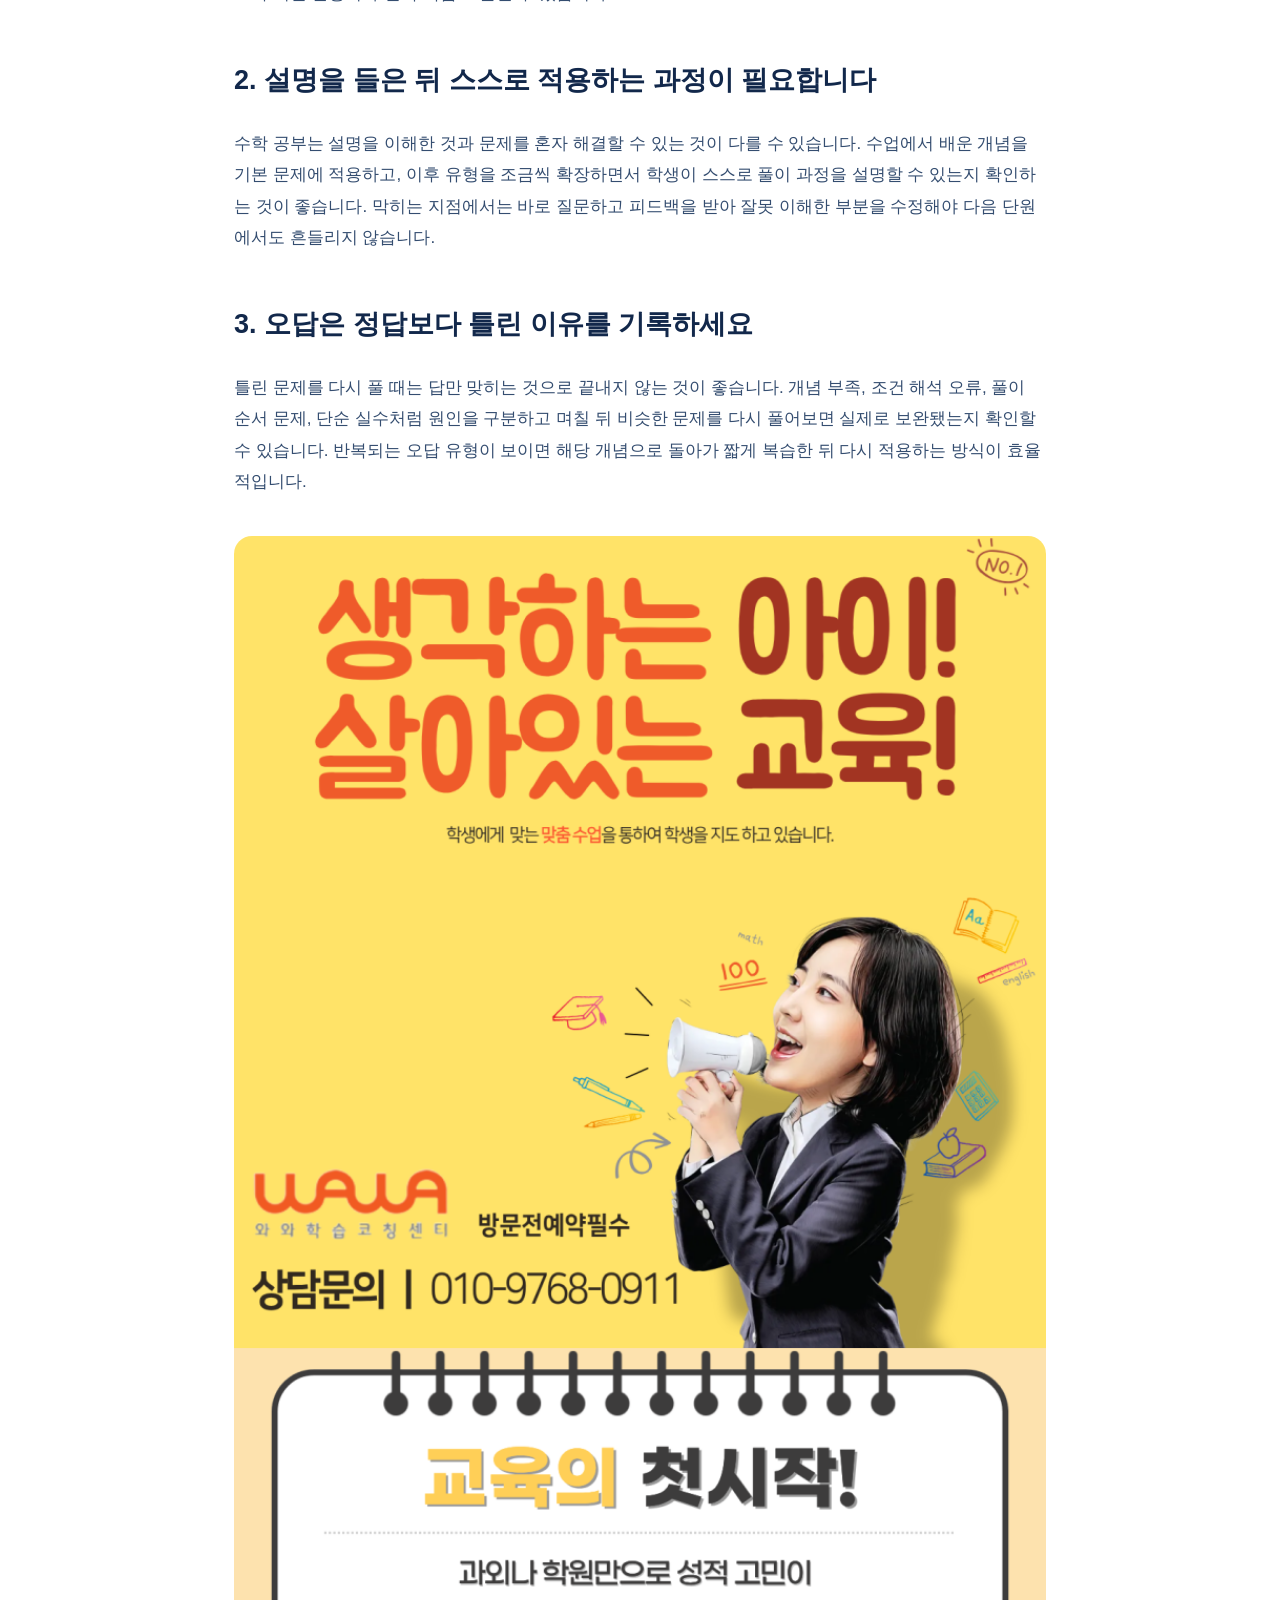
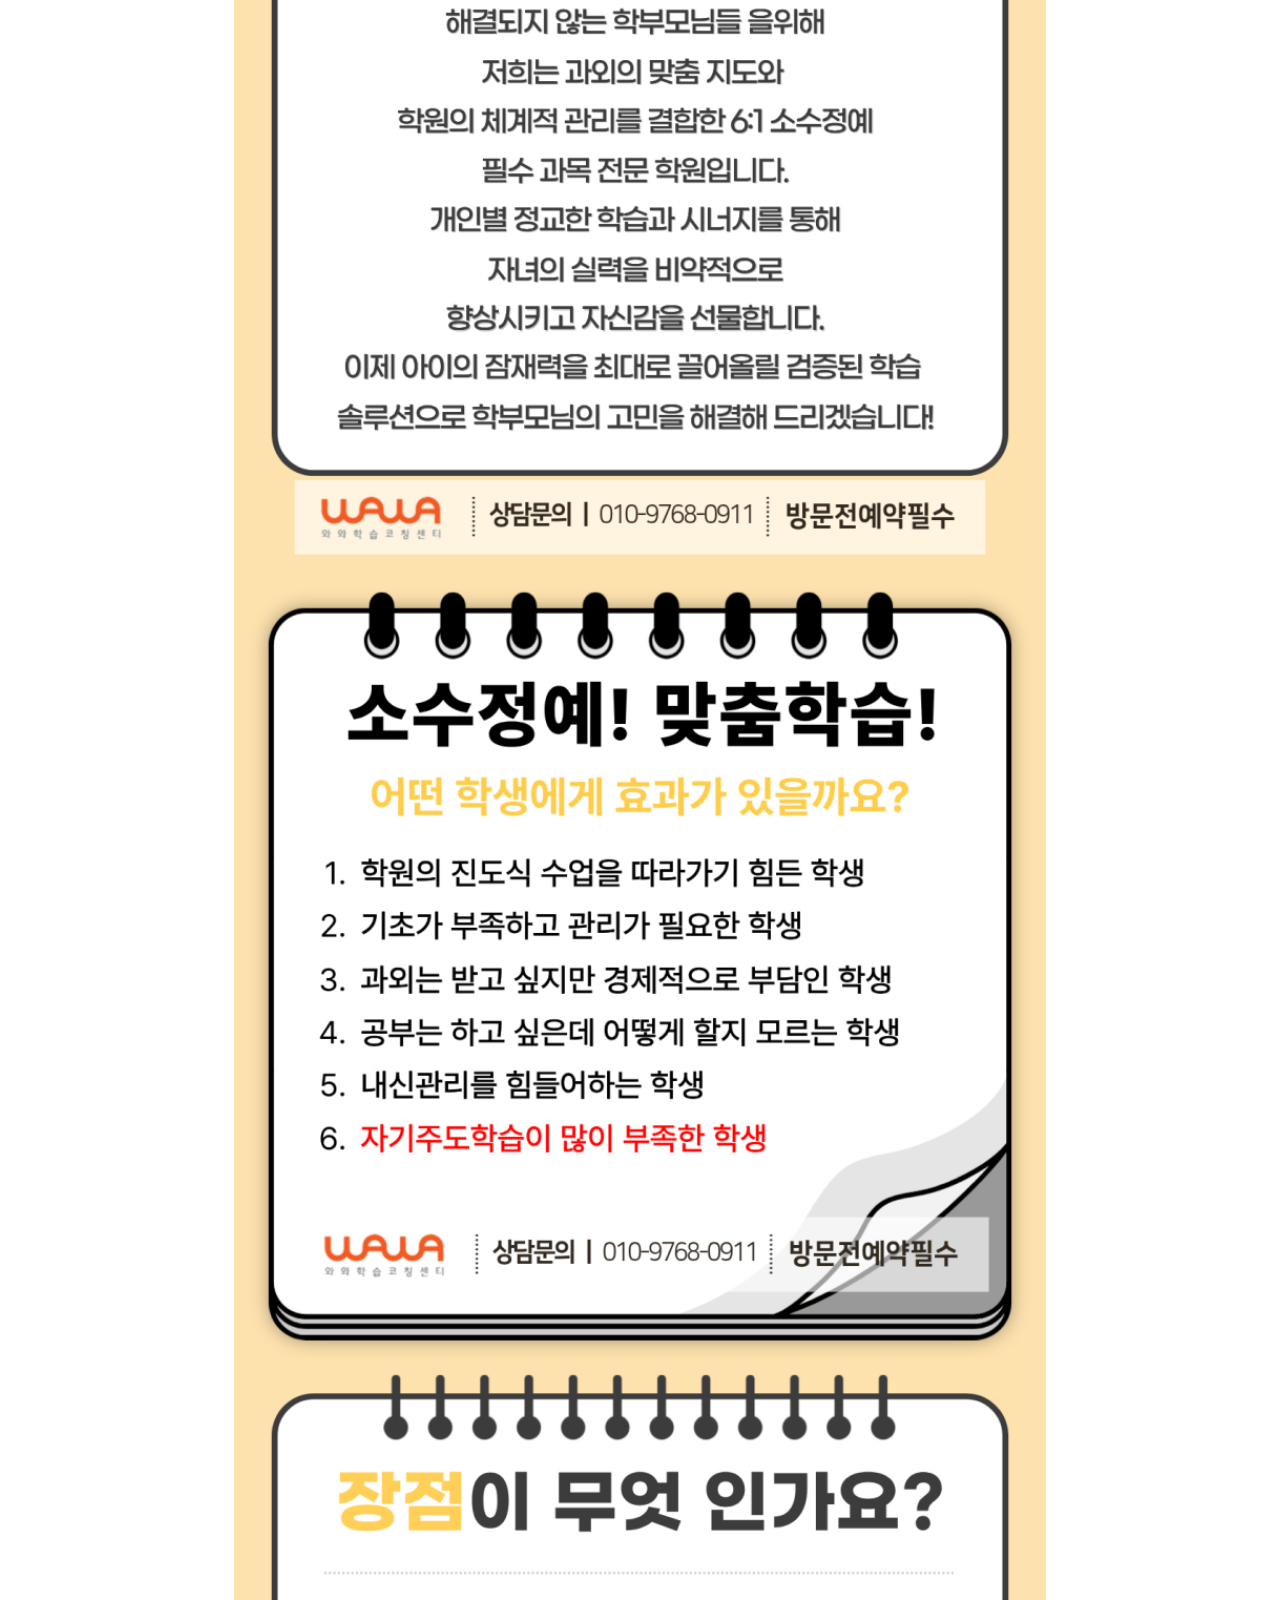
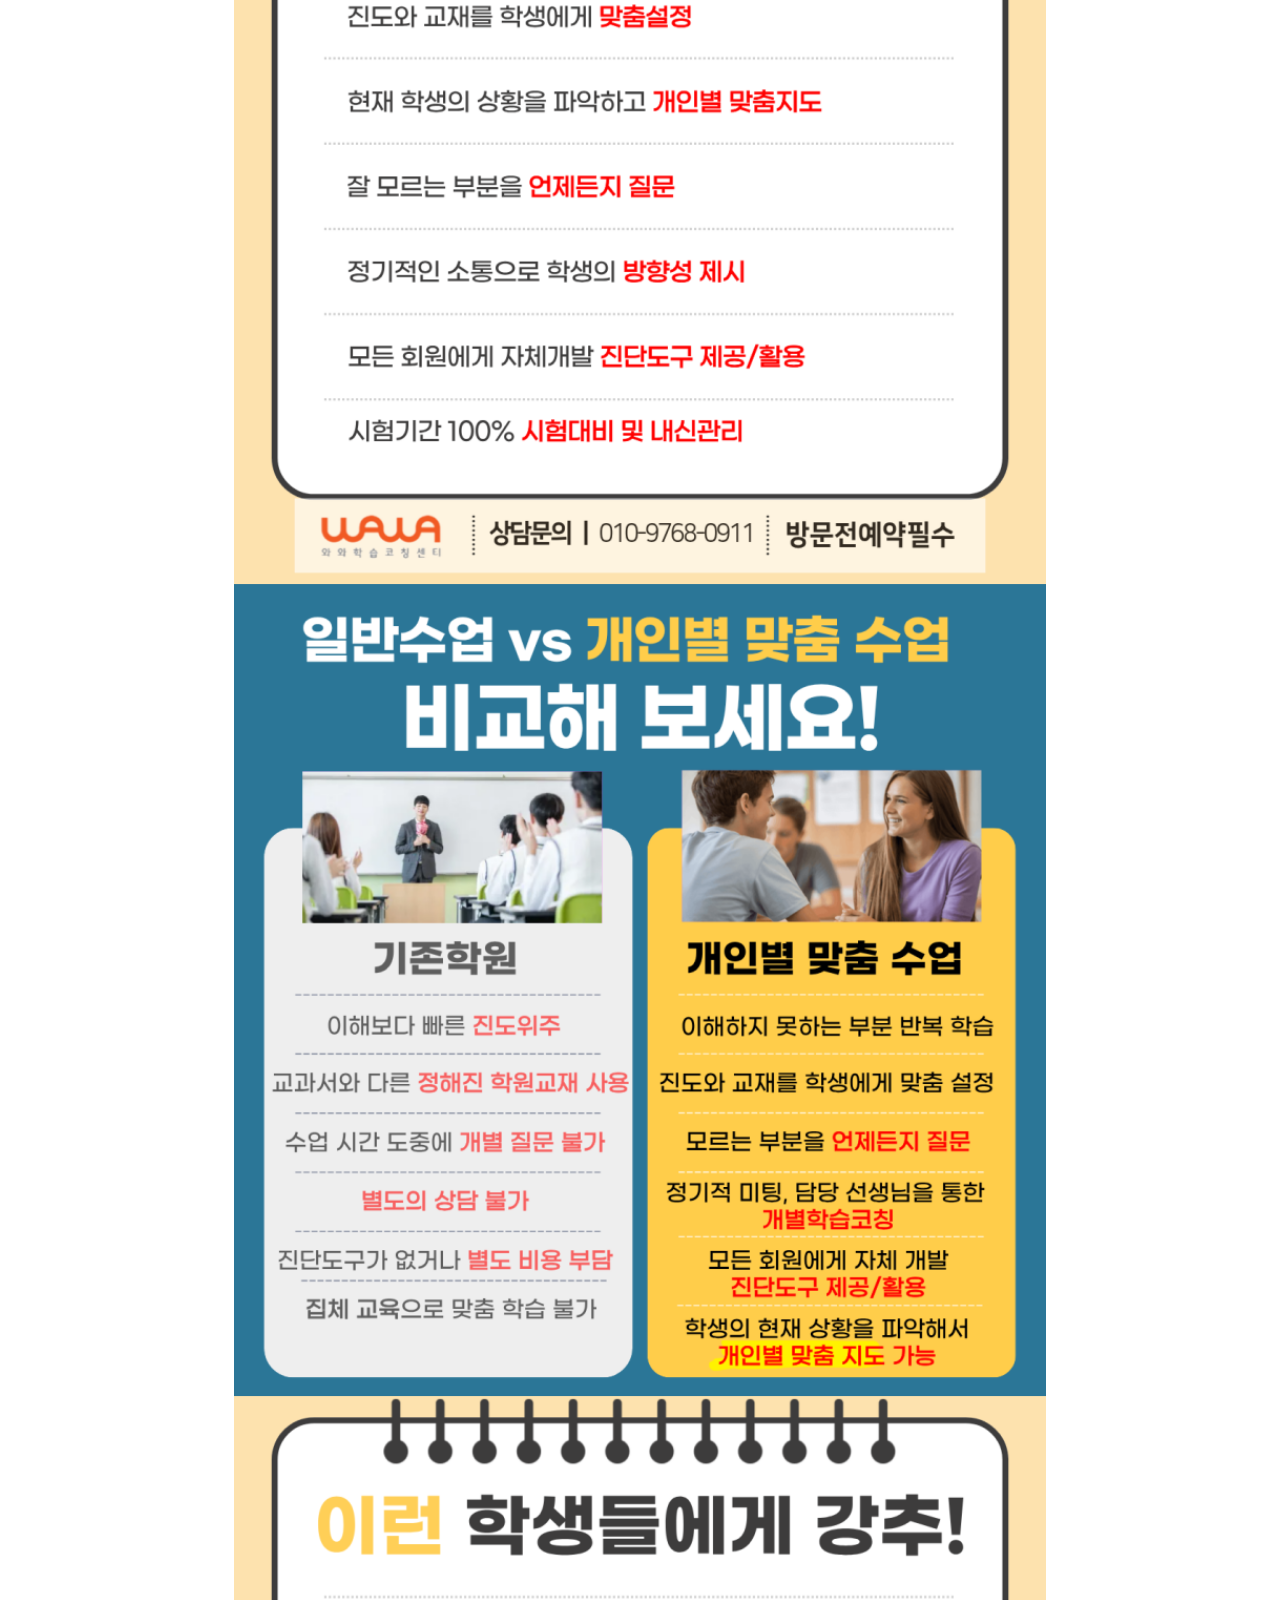
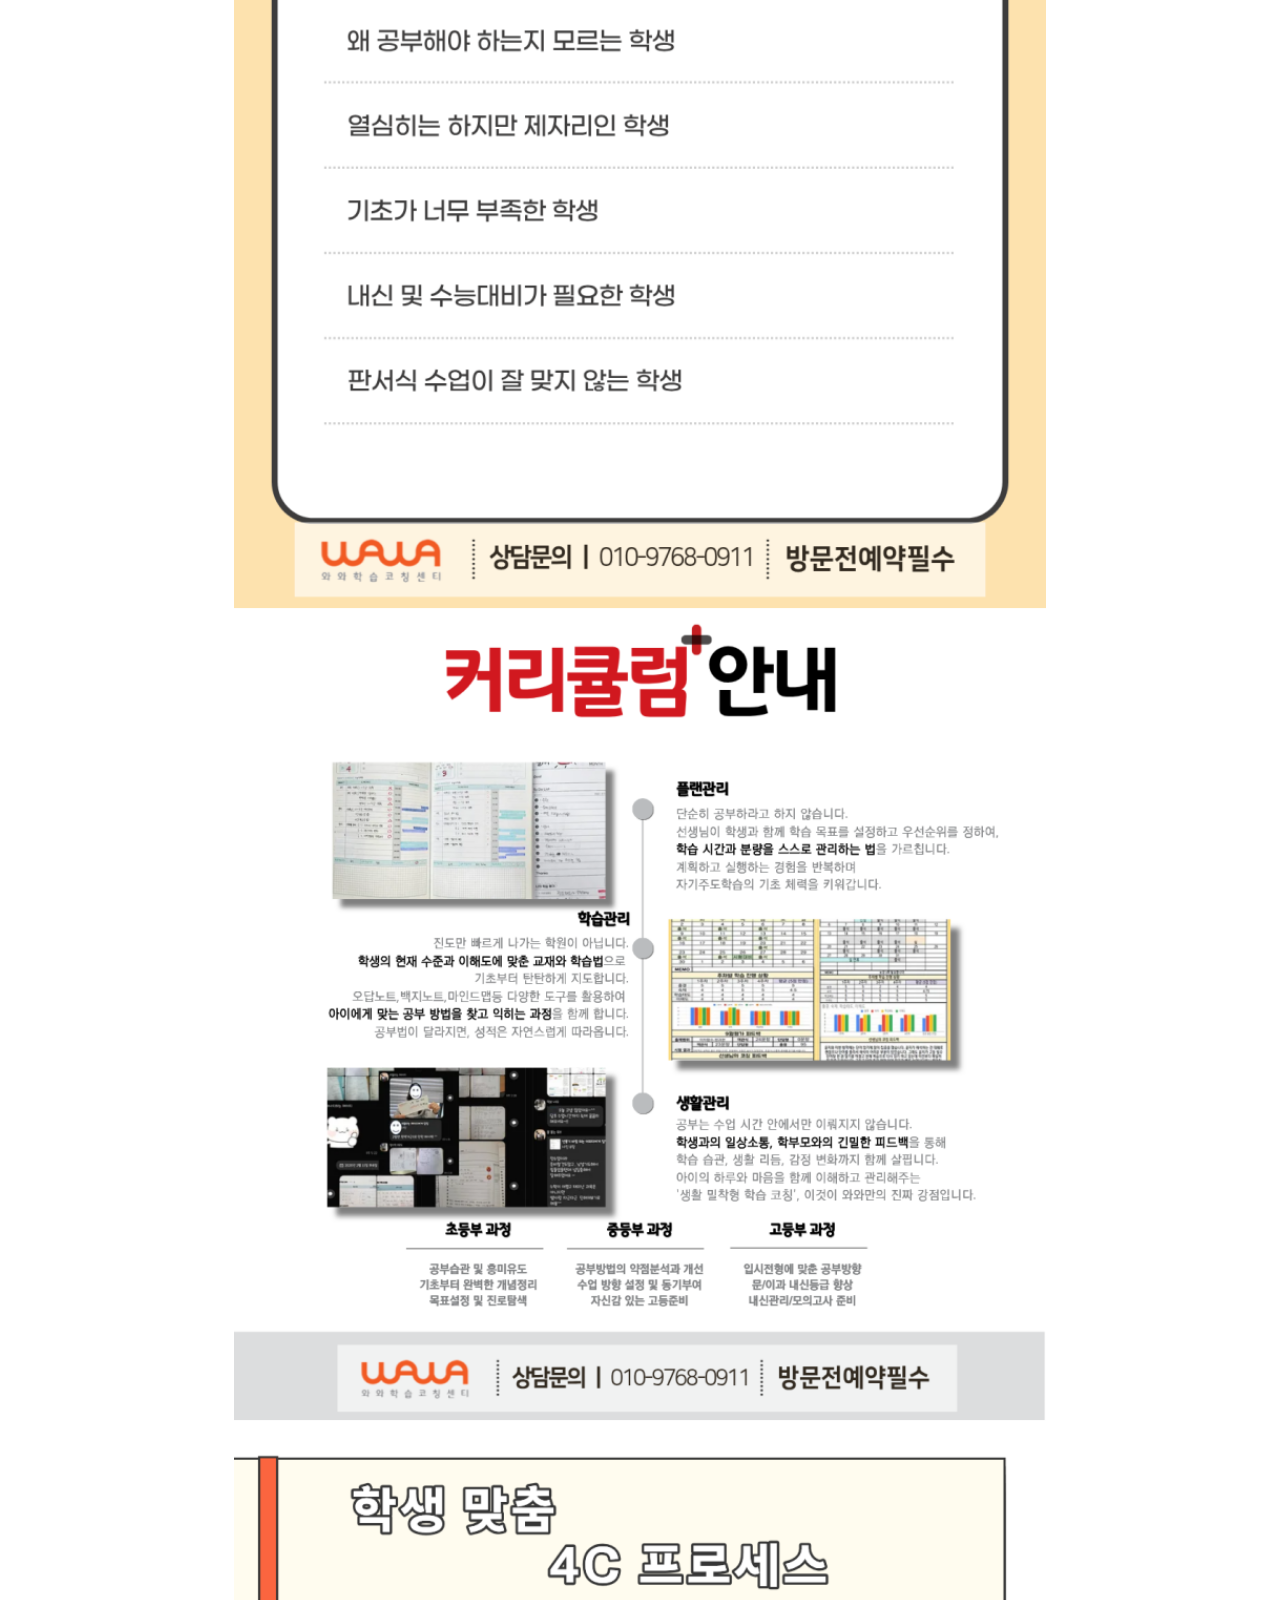
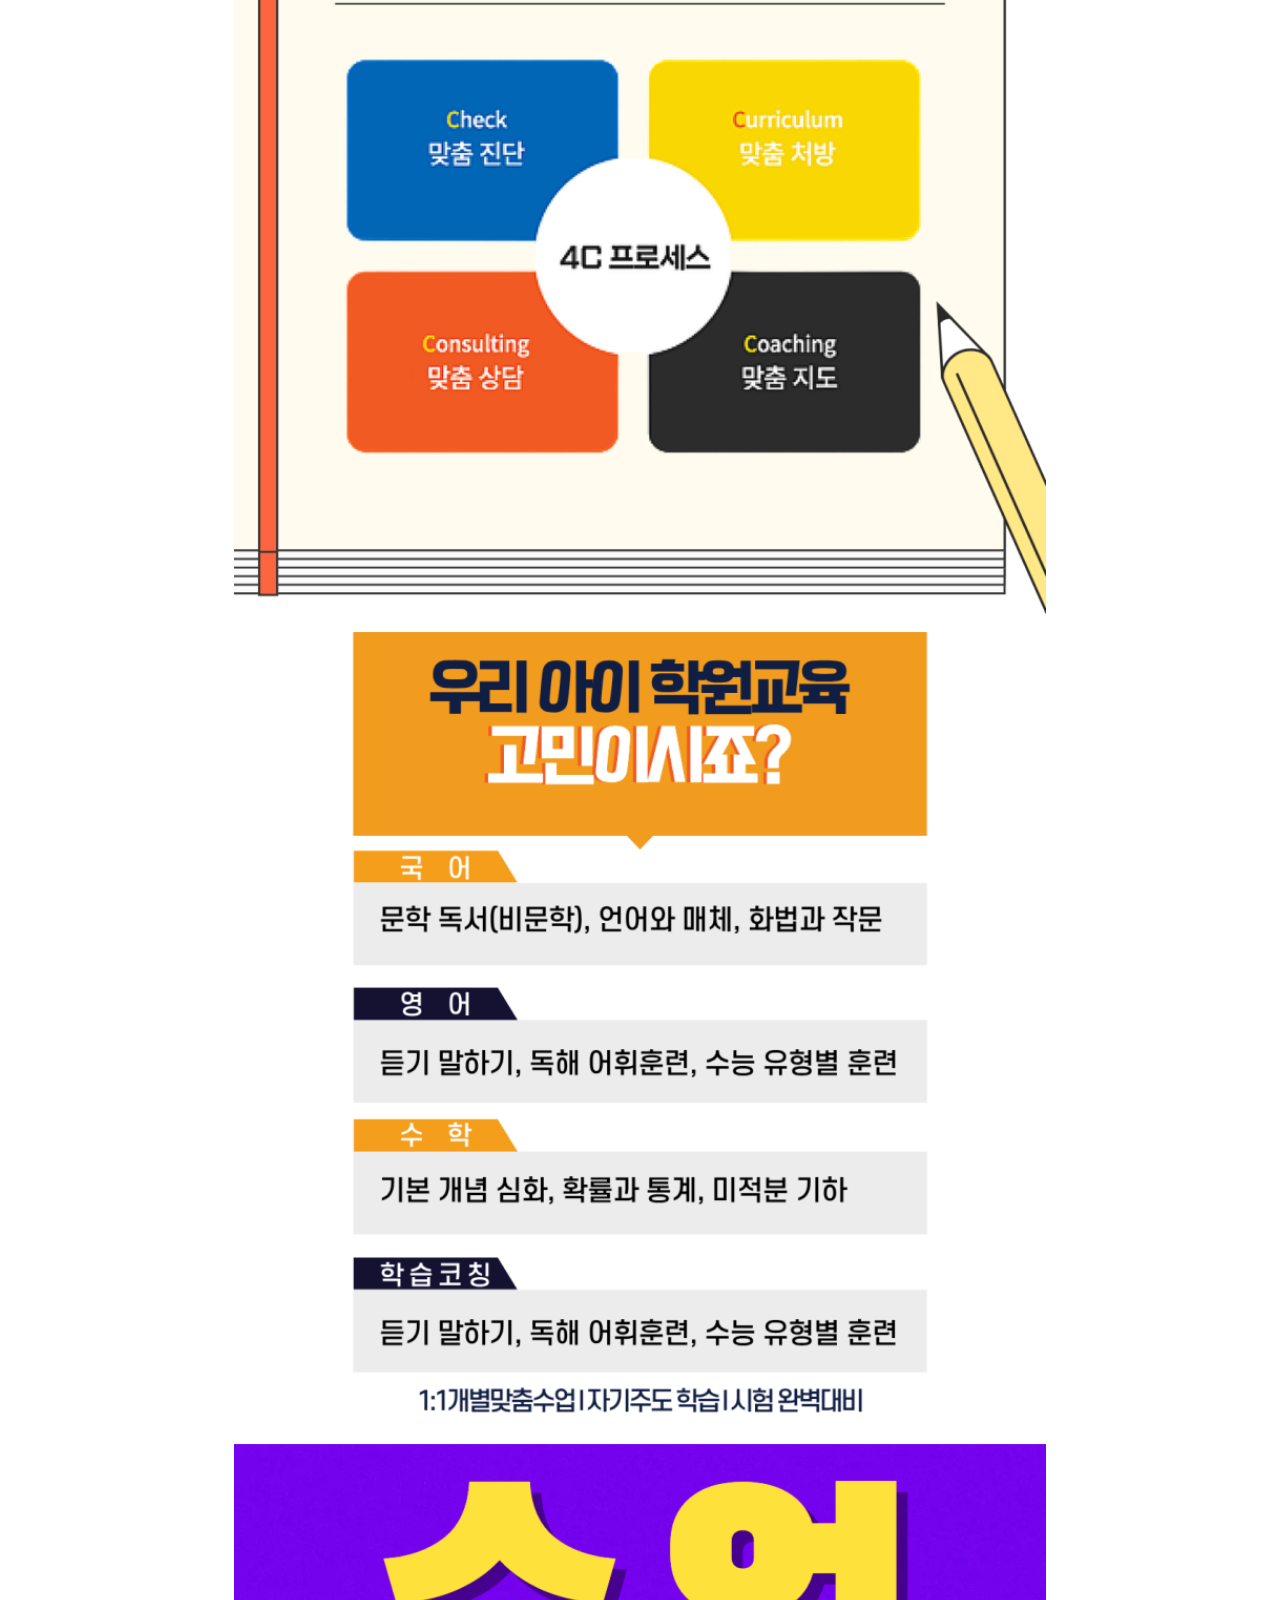
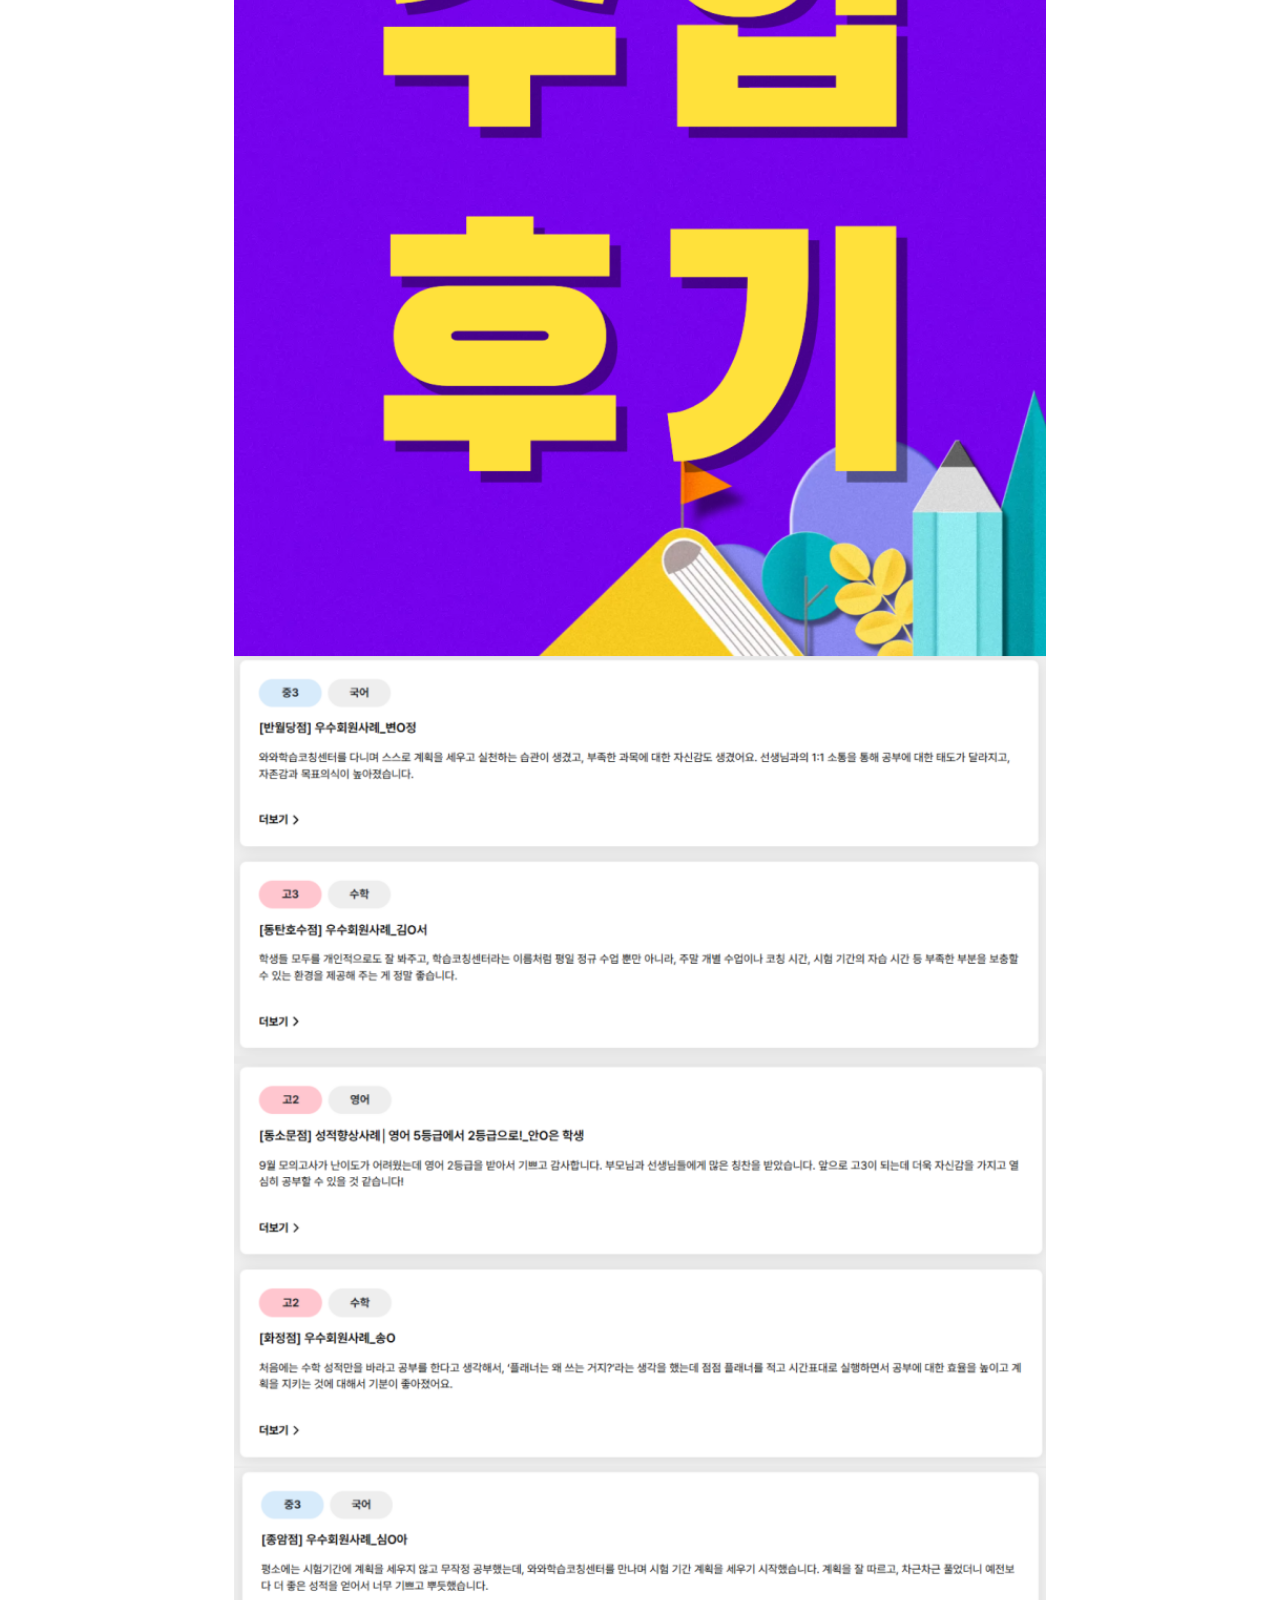
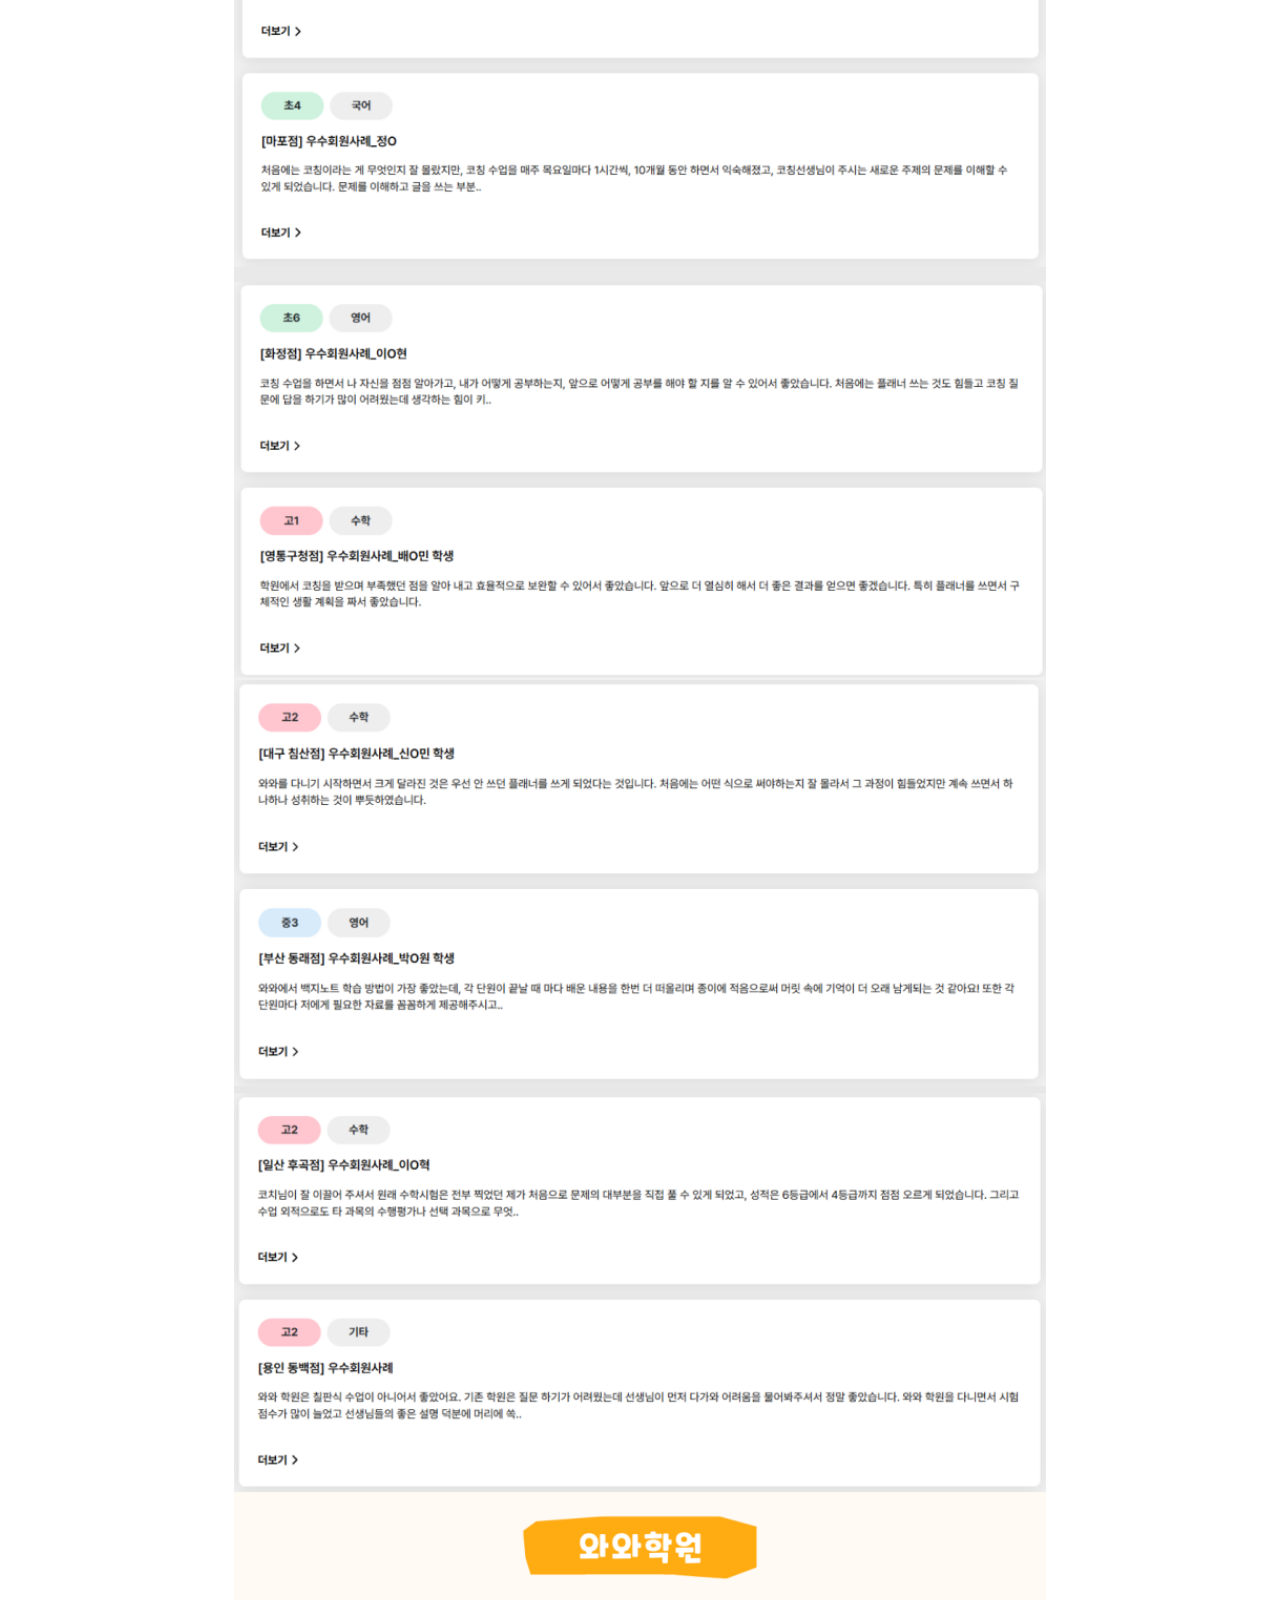
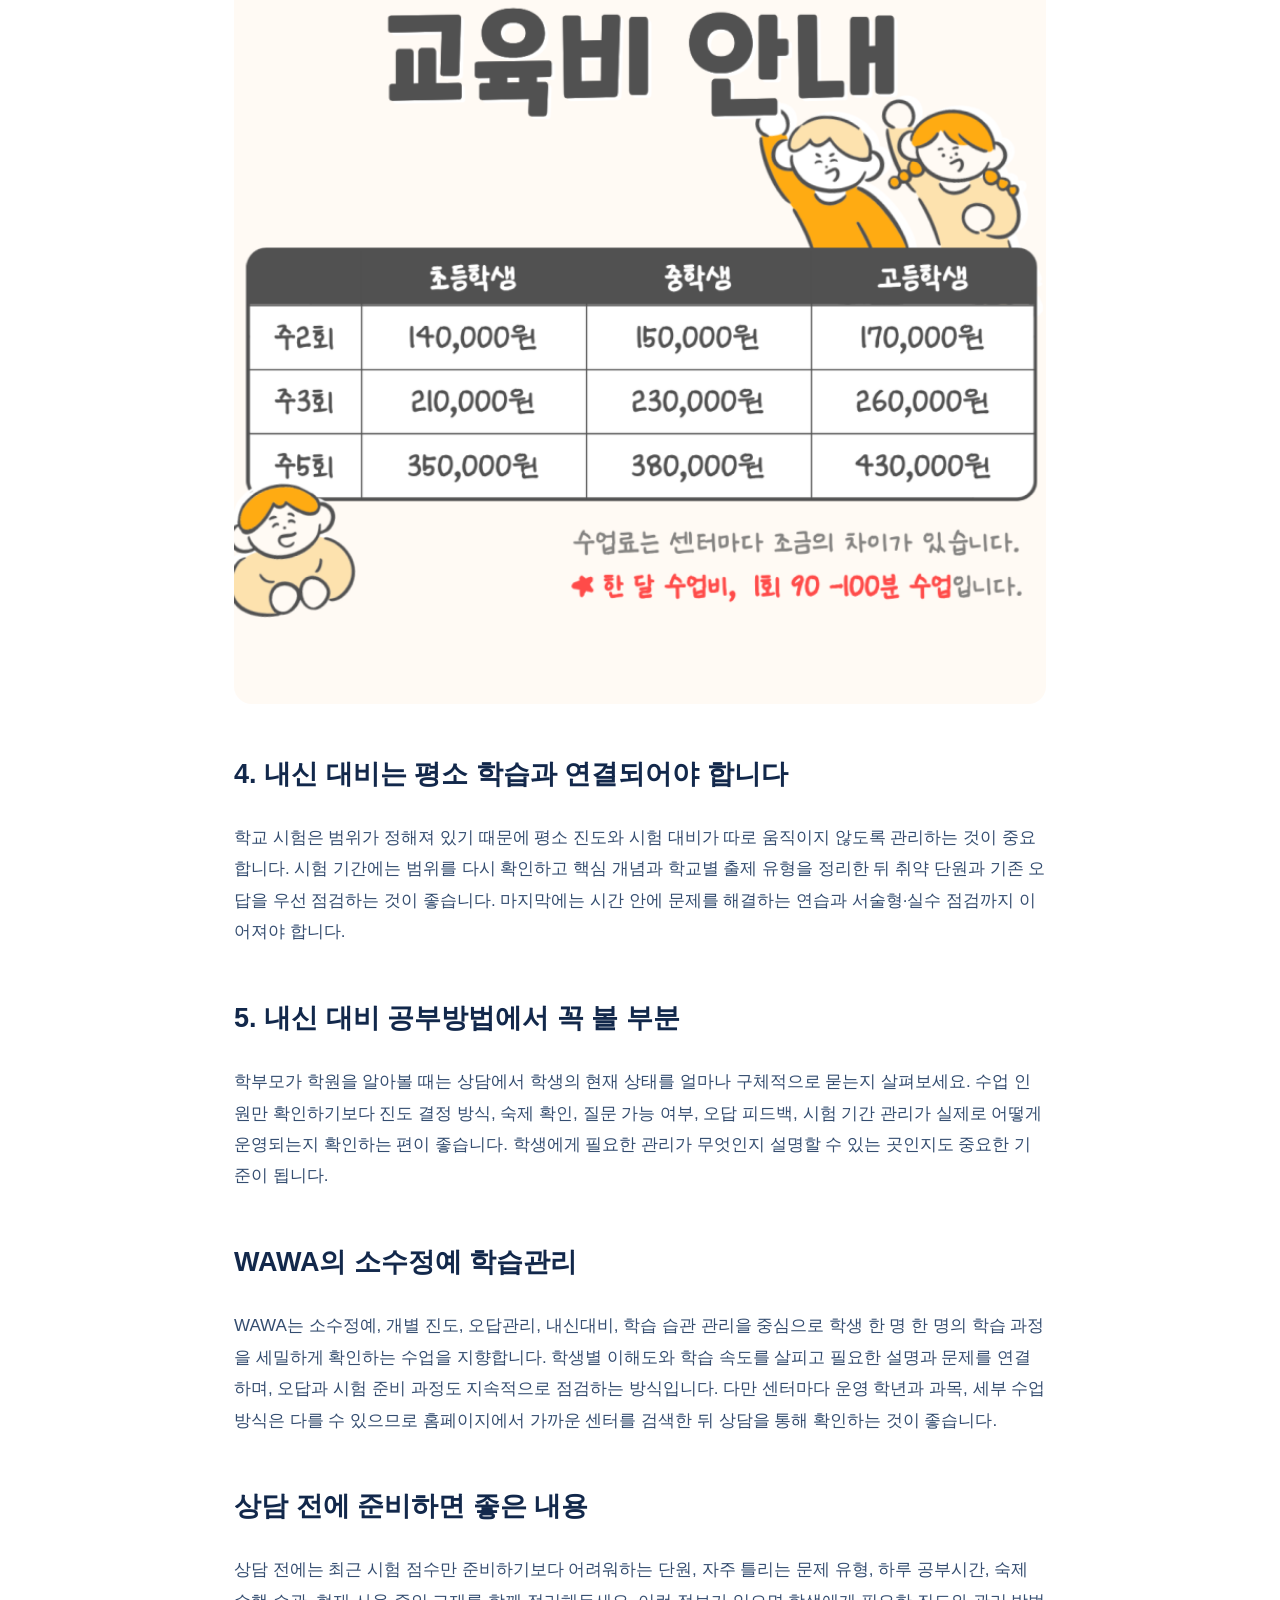
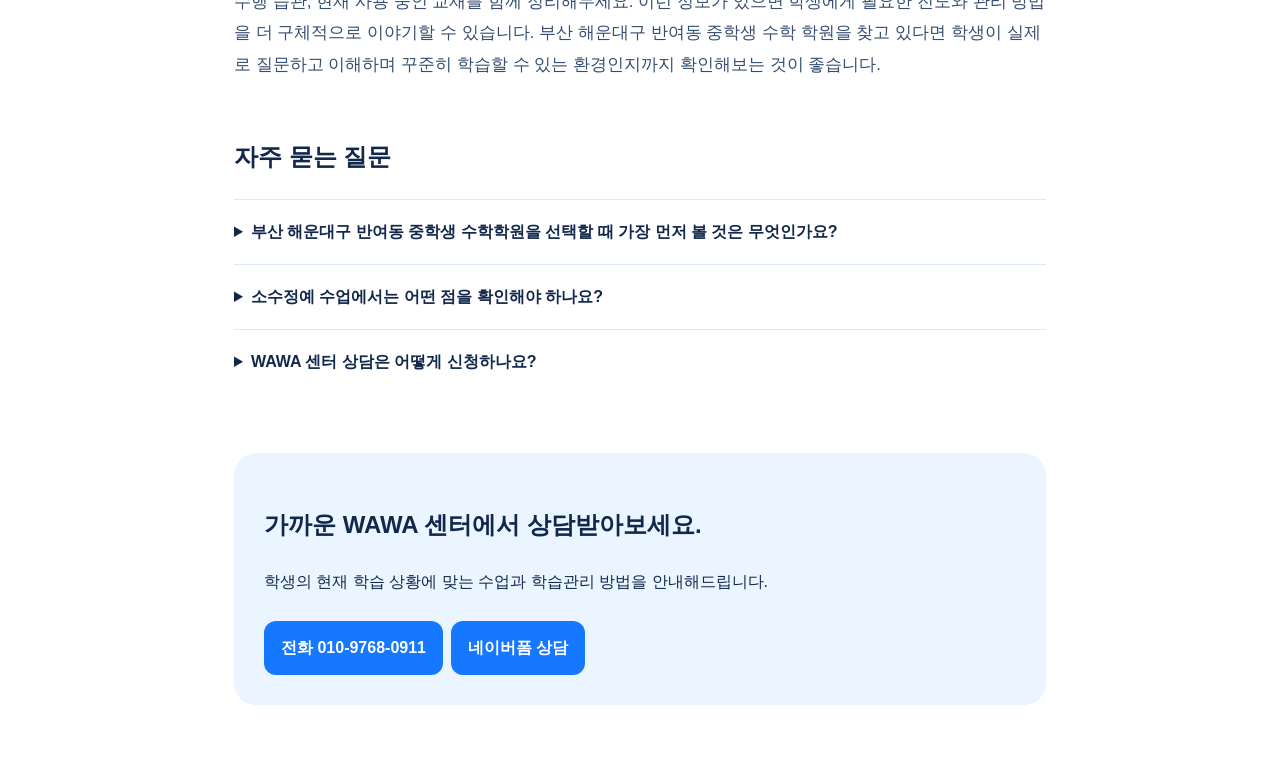
<file: posts/busan-middle-math-school-exam-guide.html>
<!doctype html><html lang="ko"><head><link rel="icon" href="/favicon.ico" sizes="any"><link rel="icon" type="image/png" href="/favicon-192.png"><meta charset="utf-8"><meta name="viewport" content="width=device-width,initial-scale=1"><title>부산 해운대구 반여동 중학생 수학학원, 내신 대비 공부방법 | WAWA 소수정예학원</title><meta name="description" content="부산 해운대구 반여동에서 중학생 수학학원을 알아보는 학부모를 위해 학교 시험을 준비할 때 개념 정리부터 유형 연습, 오답관리까지 이어지는 내신 대비 방법을 정리했습니다. WAWA의 소수정예, 개별 진도, 오답관리, 내신대비, 학습 습관 관리 운영 방식도 함께 살펴봅니다."><meta name="robots" content="index,follow"><link rel="canonical" href="https://wawa-academy.netlify.app/posts/busan-middle-math-school-exam-guide.html"><meta property="og:type" content="article"><meta property="og:title" content="부산 해운대구 반여동 중학생 수학학원, 내신 대비 공부방법"><meta property="og:description" content="부산 해운대구 반여동에서 중학생 수학학원을 알아보는 학부모를 위해 학교 시험을 준비할 때 개념 정리부터 유형 연습, 오답관리까지 이어지는 내신 대비 방법을 정리했습니다. WAWA의 소수정예, 개별 진도, 오답관리, 내신대비, 학습 습관 관리 운영 방식도 함께 살펴봅니다."><meta property="og:url" content="https://wawa-academy.netlify.app/posts/busan-middle-math-school-exam-guide.html"><meta property="og:image" content="https://wawa-academy.netlify.app/images/blog/92094c09-ce0b-4544-8715-0c0dc8d41026.png"><meta property="og:image:secure_url" content="https://wawa-academy.netlify.app/images/blog/92094c09-ce0b-4544-8715-0c0dc8d41026.png"><meta property="og:image:width" content="1536"><meta property="og:image:height" content="1024"><link rel="image_src" href="https://wawa-academy.netlify.app/images/blog/92094c09-ce0b-4544-8715-0c0dc8d41026.png"><meta name="twitter:card" content="summary_large_image"><meta name="twitter:image" content="https://wawa-academy.netlify.app/images/blog/92094c09-ce0b-4544-8715-0c0dc8d41026.png"><script type="application/ld+json">[{"@context":"https://schema.org","@type":"Article","headline":"부산 해운대구 반여동 중학생 수학학원, 내신 대비 공부방법","description":"부산 해운대구 반여동에서 중학생 수학학원을 알아보는 학부모를 위해 학교 시험을 준비할 때 개념 정리부터 유형 연습, 오답관리까지 이어지는 내신 대비 방법을 정리했습니다. WAWA의 소수정예, 개별 진도, 오답관리, 내신대비, 학습 습관 관리 운영 방식도 함께 살펴봅니다.","datePublished":"2026-09-18","dateModified":"2026-09-18","author":{"@type":"Organization","name":"WAWA 소수정예학원"},"publisher":{"@type":"Organization","name":"WAWA 소수정예학원"},"mainEntityOfPage":"https://wawa-academy.netlify.app/posts/busan-middle-math-school-exam-guide.html","image":{"@type":"ImageObject","url":"https://wawa-academy.netlify.app/images/blog/92094c09-ce0b-4544-8715-0c0dc8d41026.png","width":1536,"height":1024}},{"@context":"https://schema.org","@type":"FAQPage","mainEntity":[{"@type":"Question","name":"부산 해운대구 반여동 중학생 수학학원을 선택할 때 가장 먼저 볼 것은 무엇인가요?","acceptedAnswer":{"@type":"Answer","text":"학생의 현재 수준을 어떻게 진단하는지, 개별 진도와 질문·피드백, 오답관리가 실제 수업에서 어떻게 이루어지는지 확인하는 것이 좋습니다."}},{"@type":"Question","name":"소수정예 수업에서는 어떤 점을 확인해야 하나요?","acceptedAnswer":{"@type":"Answer","text":"학생 수가 적다는 사실보다 학생별 이해도와 학습 속도를 실제로 확인하고 필요한 피드백을 연결하는 운영 방식인지 살펴보는 것이 중요합니다."}},{"@type":"Question","name":"WAWA 센터 상담은 어떻게 신청하나요?","acceptedAnswer":{"@type":"Answer","text":"홈페이지에서 지역명, 센터명 또는 학교명으로 가까운 센터를 검색한 뒤 전화 또는 네이버폼을 통해 상담을 신청할 수 있습니다."}}]}]</script><style>*{box-sizing:border-box}body{margin:0;color:#12284b;font-family:Pretendard,"Noto Sans KR","Apple SD Gothic Neo",Arial,sans-serif;line-height:1.85}header{height:72px;display:flex;align-items:center;justify-content:space-between;padding:0 max(24px,calc((100% - 1040px)/2));border-bottom:1px solid #e5eef9}header a{text-decoration:none;color:#0d2d62;font-weight:800}.brand{font-size:22px;color:#1677ff}.wrap{max-width:860px;margin:auto;padding:70px 24px}.cat{color:#1677ff;font-weight:800}.wrap h1{font-size:42px;line-height:1.25;margin:12px 0 18px}.meta{color:#7a8ba4}.lead{background:#eef7ff;border-radius:18px;padding:22px;margin:30px 0;font-weight:700}.heroimg{width:100%;border-radius:22px;margin:20px 0}.detail-page{margin:38px 0;padding:0}.detail-page img{display:block;width:100%;height:auto;border-radius:18px}.content h2{font-size:27px;margin-top:46px}.content p{font-size:17px;color:#344d70}.faq{margin-top:55px}.faq details{border-top:1px solid #dce8f7;padding:17px 0}.faq summary{font-weight:800}.cta{margin-top:60px;padding:30px;border-radius:22px;background:#eaf5ff}.cta a{display:inline-block;margin:8px 8px 0 0;padding:12px 17px;border-radius:12px;background:#1677ff;color:#fff;text-decoration:none;font-weight:800}@media(max-width:650px){.wrap h1{font-size:31px}}</style></head><body><header><a class="brand" href="../index.html">WAWA</a><a href="../blog.html">교육정보</a></header><main class="wrap"><div class="cat">부산 해운대구 반여동 · 중학생 · 수학</div><h1>부산 해운대구 반여동 중학생 수학학원, 내신 대비 공부방법</h1><div class="meta">2026-09-18 · WAWA 소수정예학원</div><img class="heroimg" src="/images/blog/92094c09-ce0b-4544-8715-0c0dc8d41026.png" alt="부산 해운대구 반여동 중학생 수학학원, 내신 대비 공부방법 관련 학생 학습 장면"><div class="lead">중학생 수학 학습에서는 진도만 빠르게 나가기보다 현재 이해도를 확인하고 질문, 피드백, 오답관리, 시험 대비가 한 흐름으로 이어지는지 살펴보는 것이 중요합니다. WAWA는 소수정예 환경에서 학생별 학습 상태를 확인하고 필요한 부분을 반복 관리하는 방식을 지향합니다.</div><article class="content"><h2>부산 해운대구 반여동 중학생 수학, 내신 대비 공부방법</h2>
<p>부산 해운대구 반여동에서 중학생 수학 학습을 고민하고 있다면 먼저 학생에게 필요한 것이 무엇인지 구체적으로 살펴볼 필요가 있습니다. 내신 대비는 시험 직전 문제풀이만으로 완성되기 어렵습니다. 학교 진도에 맞춘 개념 정리와 유형 연습, 서술형 대비, 오답 재점검이 순서대로 연결되어야 합니다. 특히 같은 학년이라도 개념 이해도와 문제풀이 속도, 공부 습관은 서로 다르기 때문에 한 가지 방식만 모든 학생에게 적용하기는 어렵습니다.</p>
<h2>1. 현재 수준과 취약점을 먼저 확인하세요</h2>
<p>학습 계획을 세우기 전에는 현재 어느 단원까지 이해하고 있는지, 어떤 유형에서 반복해서 틀리는지 확인해야 합니다. 단순히 점수만 보는 것보다 개념을 몰라서 틀리는지, 문제의 조건을 놓치는지, 계산이나 암기 과정에서 실수가 생기는지를 나누어 보는 것이 중요합니다. 진단이 정확해야 필요한 부분에 시간을 집중할 수 있고 무리한 선행이나 반복 학습도 줄일 수 있습니다.</p>
<h2>2. 설명을 들은 뒤 스스로 적용하는 과정이 필요합니다</h2>
<p>수학 공부는 설명을 이해한 것과 문제를 혼자 해결할 수 있는 것이 다를 수 있습니다. 수업에서 배운 개념을 기본 문제에 적용하고, 이후 유형을 조금씩 확장하면서 학생이 스스로 풀이 과정을 설명할 수 있는지 확인하는 것이 좋습니다. 막히는 지점에서는 바로 질문하고 피드백을 받아 잘못 이해한 부분을 수정해야 다음 단원에서도 흔들리지 않습니다.</p>
<h2>3. 오답은 정답보다 틀린 이유를 기록하세요</h2>
<p>틀린 문제를 다시 풀 때는 답만 맞히는 것으로 끝내지 않는 것이 좋습니다. 개념 부족, 조건 해석 오류, 풀이 순서 문제, 단순 실수처럼 원인을 구분하고 며칠 뒤 비슷한 문제를 다시 풀어보면 실제로 보완됐는지 확인할 수 있습니다. 반복되는 오답 유형이 보이면 해당 개념으로 돌아가 짧게 복습한 뒤 다시 적용하는 방식이 효율적입니다.</p><figure class="detail-page"><img src="/images/blog/img-9140637cf62f.png" alt="부산 해운대구 반여동 중학생 수학학원, 내신 대비 공부방법 상세페이지"></figure><h2>4. 내신 대비는 평소 학습과 연결되어야 합니다</h2>
<p>학교 시험은 범위가 정해져 있기 때문에 평소 진도와 시험 대비가 따로 움직이지 않도록 관리하는 것이 중요합니다. 시험 기간에는 범위를 다시 확인하고 핵심 개념과 학교별 출제 유형을 정리한 뒤 취약 단원과 기존 오답을 우선 점검하는 것이 좋습니다. 마지막에는 시간 안에 문제를 해결하는 연습과 서술형·실수 점검까지 이어져야 합니다.</p>
<h2>5. 내신 대비 공부방법에서 꼭 볼 부분</h2>
<p>학부모가 학원을 알아볼 때는 상담에서 학생의 현재 상태를 얼마나 구체적으로 묻는지 살펴보세요. 수업 인원만 확인하기보다 진도 결정 방식, 숙제 확인, 질문 가능 여부, 오답 피드백, 시험 기간 관리가 실제로 어떻게 운영되는지 확인하는 편이 좋습니다. 학생에게 필요한 관리가 무엇인지 설명할 수 있는 곳인지도 중요한 기준이 됩니다.</p>
<h2>WAWA의 소수정예 학습관리</h2>
<p>WAWA는 소수정예, 개별 진도, 오답관리, 내신대비, 학습 습관 관리을 중심으로 학생 한 명 한 명의 학습 과정을 세밀하게 확인하는 수업을 지향합니다. 학생별 이해도와 학습 속도를 살피고 필요한 설명과 문제를 연결하며, 오답과 시험 준비 과정도 지속적으로 점검하는 방식입니다. 다만 센터마다 운영 학년과 과목, 세부 수업 방식은 다를 수 있으므로 홈페이지에서 가까운 센터를 검색한 뒤 상담을 통해 확인하는 것이 좋습니다.</p>
<h2>상담 전에 준비하면 좋은 내용</h2>
<p>상담 전에는 최근 시험 점수만 준비하기보다 어려워하는 단원, 자주 틀리는 문제 유형, 하루 공부시간, 숙제 수행 습관, 현재 사용 중인 교재를 함께 정리해두세요. 이런 정보가 있으면 학생에게 필요한 진도와 관리 방법을 더 구체적으로 이야기할 수 있습니다. 부산 해운대구 반여동 중학생 수학 학원을 찾고 있다면 학생이 실제로 질문하고 이해하며 꾸준히 학습할 수 있는 환경인지까지 확인해보는 것이 좋습니다.</p></article><section class="faq"><h2>자주 묻는 질문</h2><details><summary>부산 해운대구 반여동 중학생 수학학원을 선택할 때 가장 먼저 볼 것은 무엇인가요?</summary><p>학생의 현재 수준을 어떻게 진단하는지, 개별 진도와 질문·피드백, 오답관리가 실제 수업에서 어떻게 이루어지는지 확인하는 것이 좋습니다.</p></details><details><summary>소수정예 수업에서는 어떤 점을 확인해야 하나요?</summary><p>학생 수가 적다는 사실보다 학생별 이해도와 학습 속도를 실제로 확인하고 필요한 피드백을 연결하는 운영 방식인지 살펴보는 것이 중요합니다.</p></details><details><summary>WAWA 센터 상담은 어떻게 신청하나요?</summary><p>홈페이지에서 지역명, 센터명 또는 학교명으로 가까운 센터를 검색한 뒤 전화 또는 네이버폼을 통해 상담을 신청할 수 있습니다.</p></details></section><section class="cta"><h2>가까운 WAWA 센터에서 상담받아보세요.</h2><p>학생의 현재 학습 상황에 맞는 수업과 학습관리 방법을 안내해드립니다.</p><a href="tel:01097680911">전화 010-9768-0911</a><a href="https://naver.me/GZ6iPX5b" target="_blank" rel="noopener">네이버폼 상담</a></section></main></body></html>
</file>
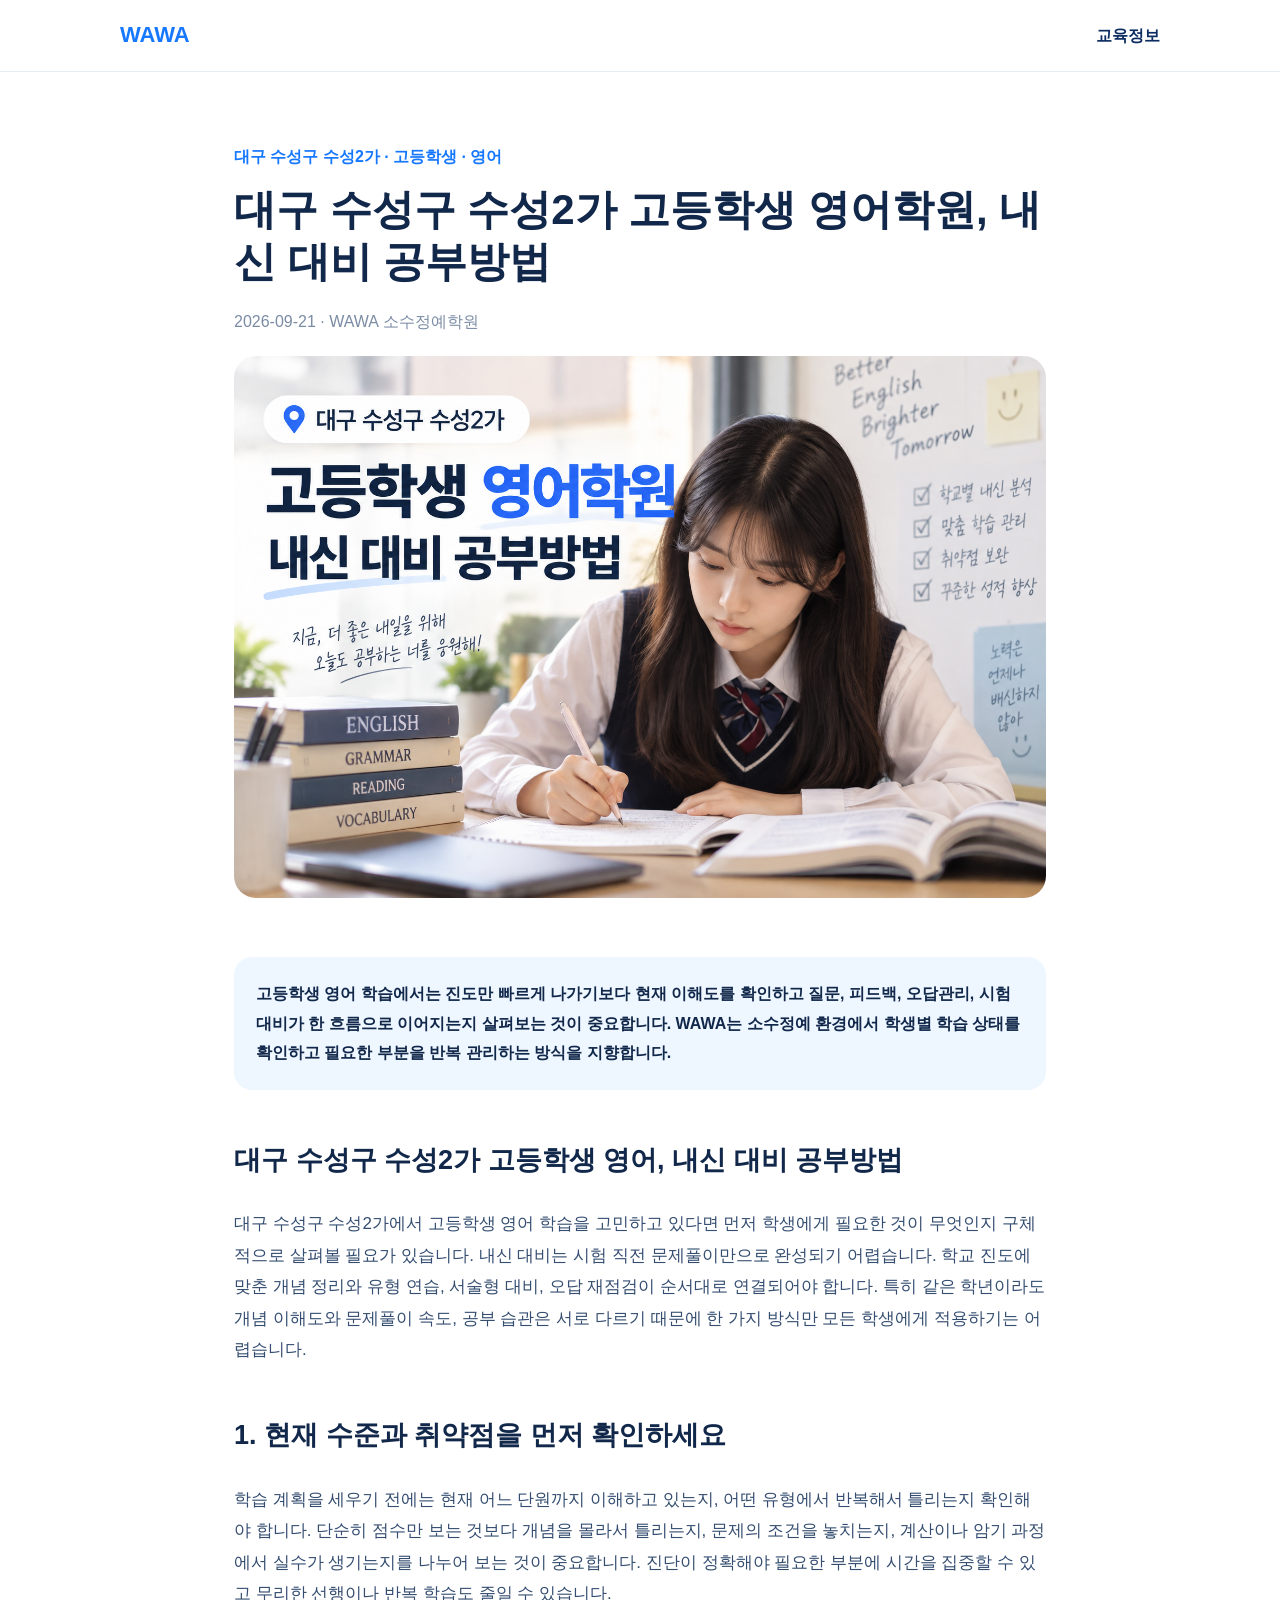
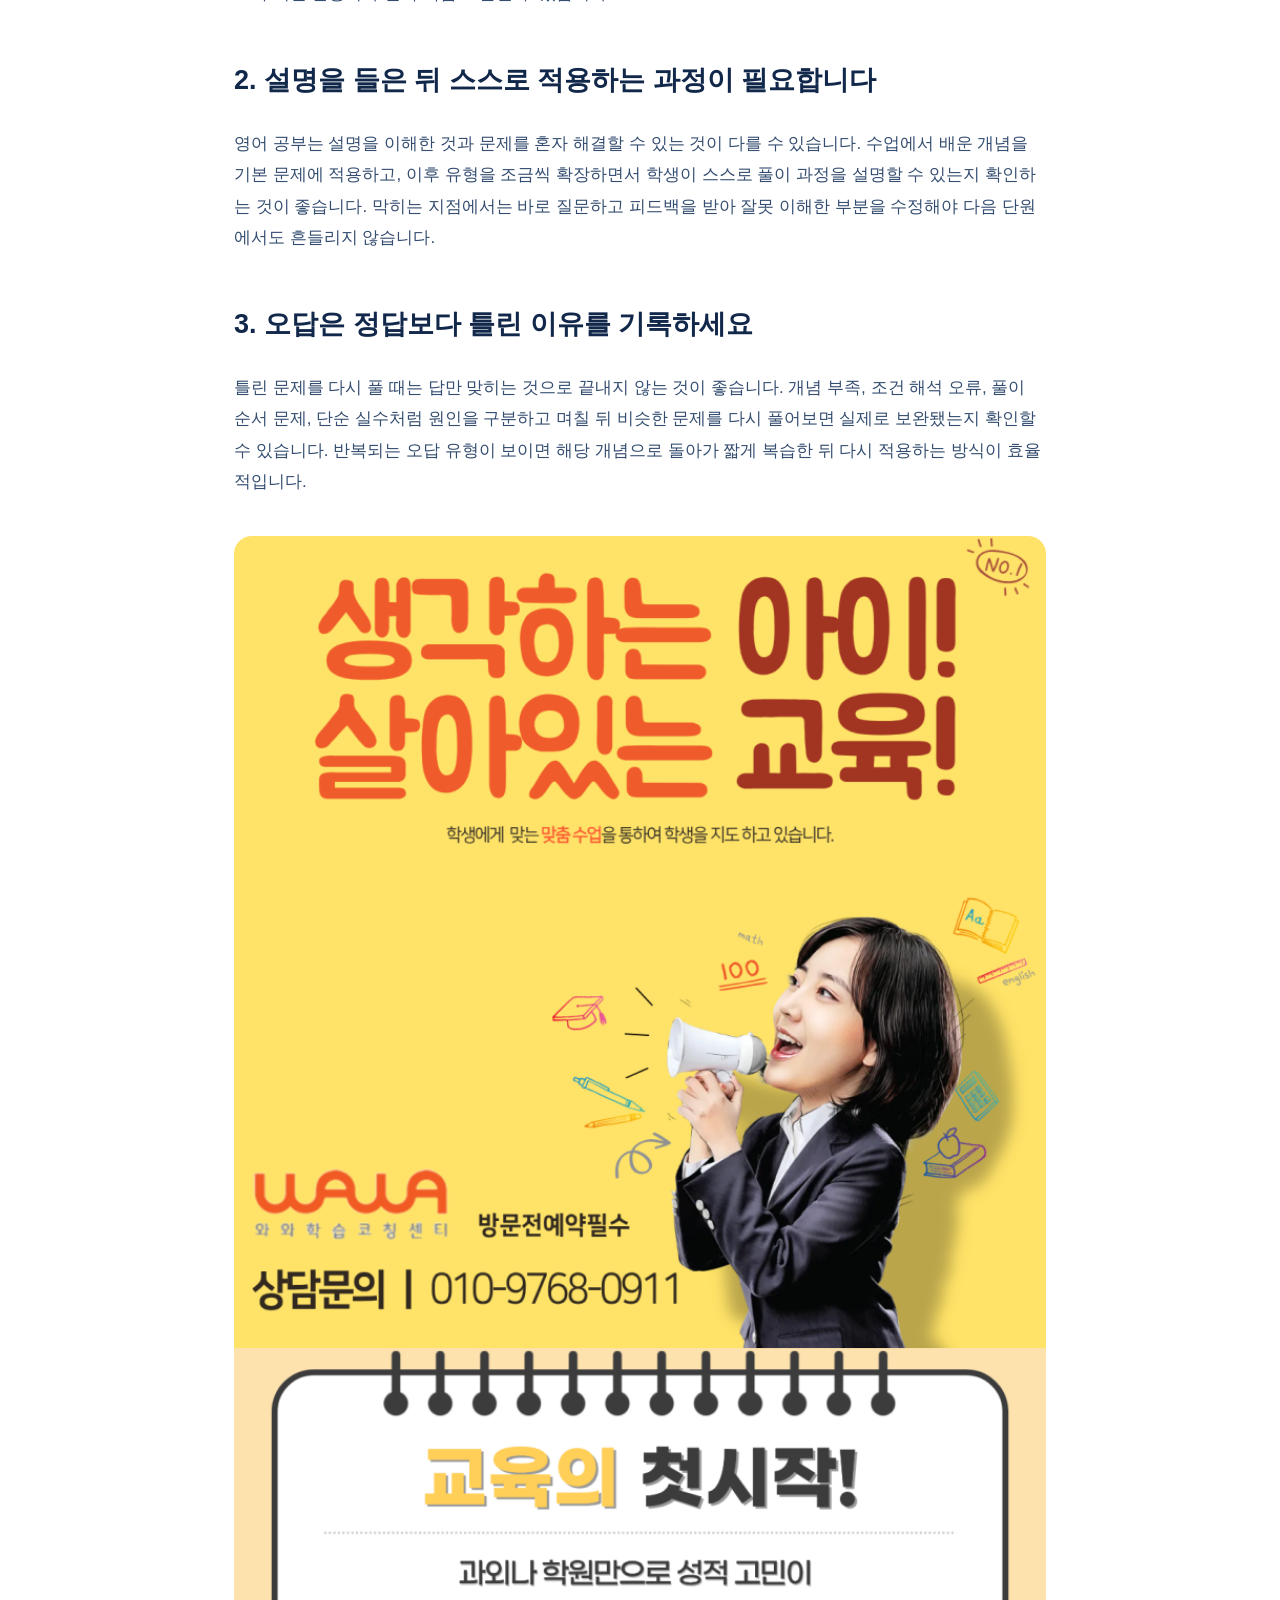
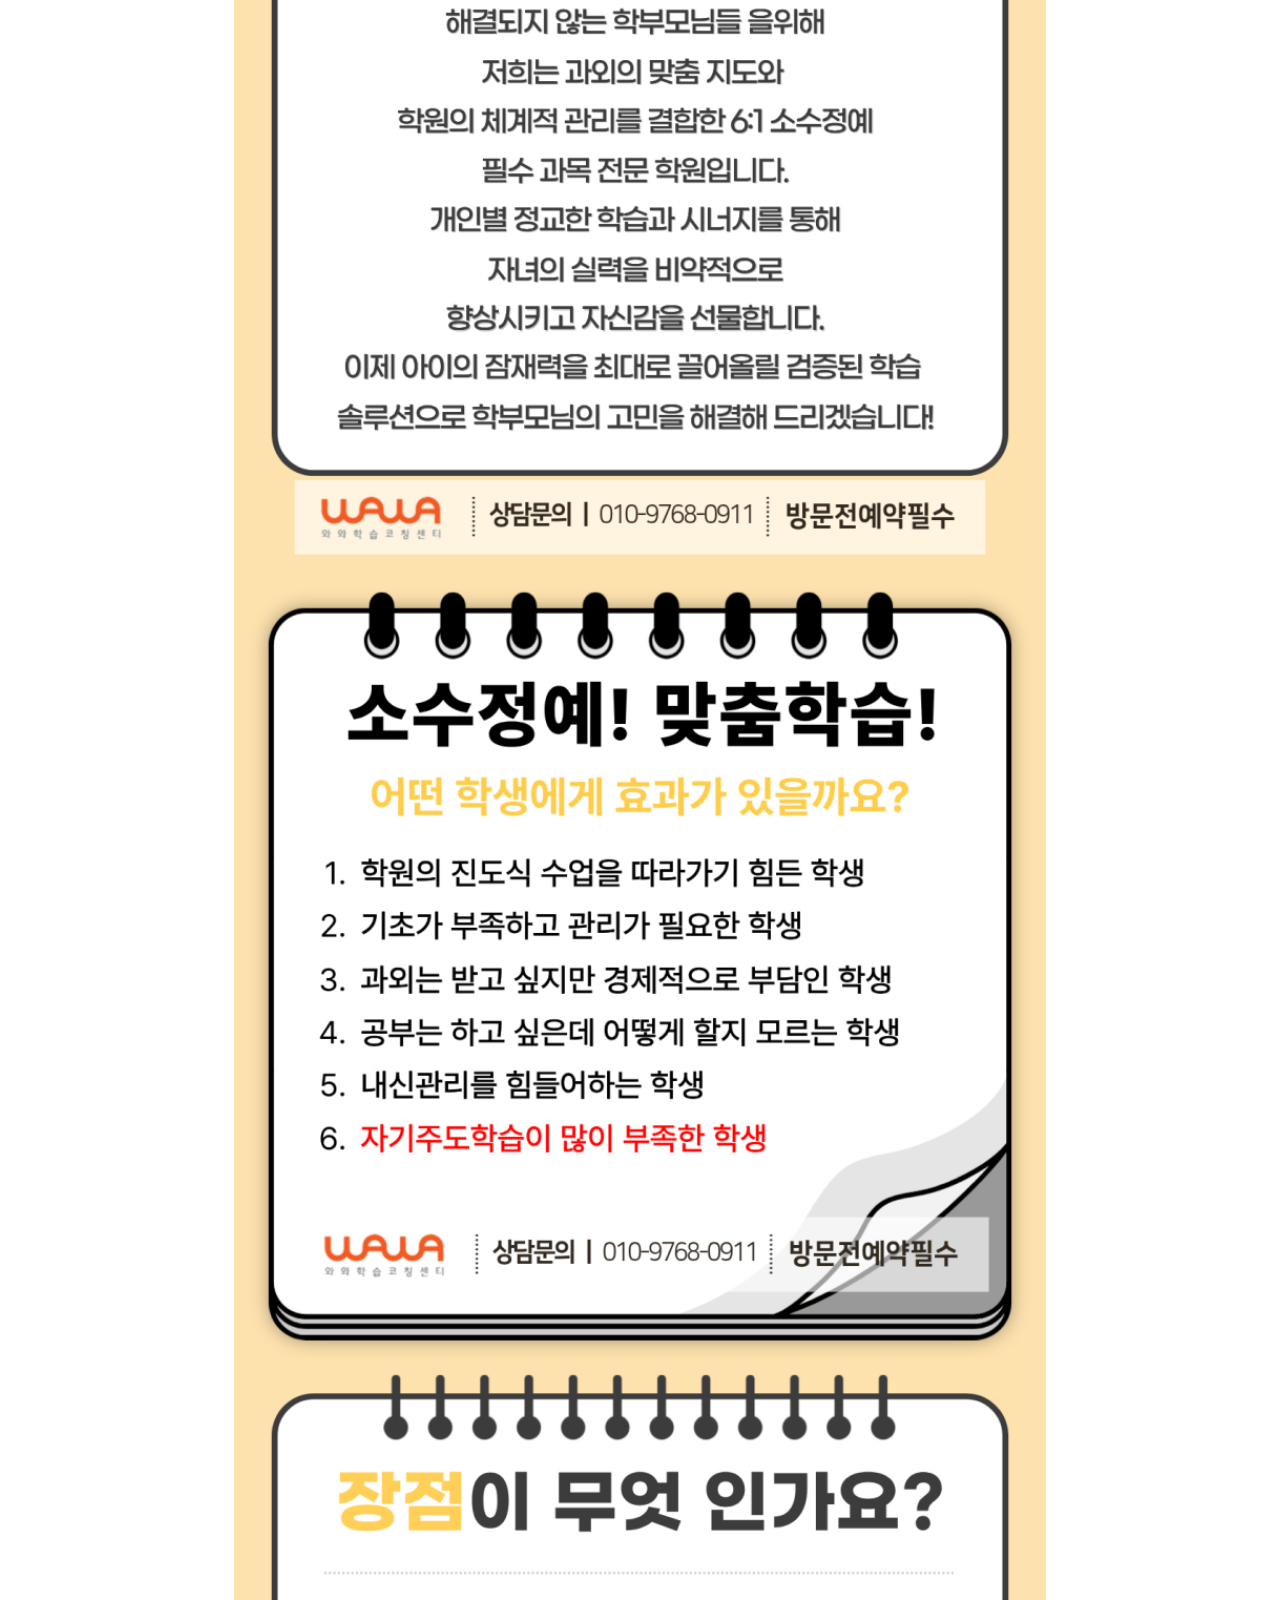
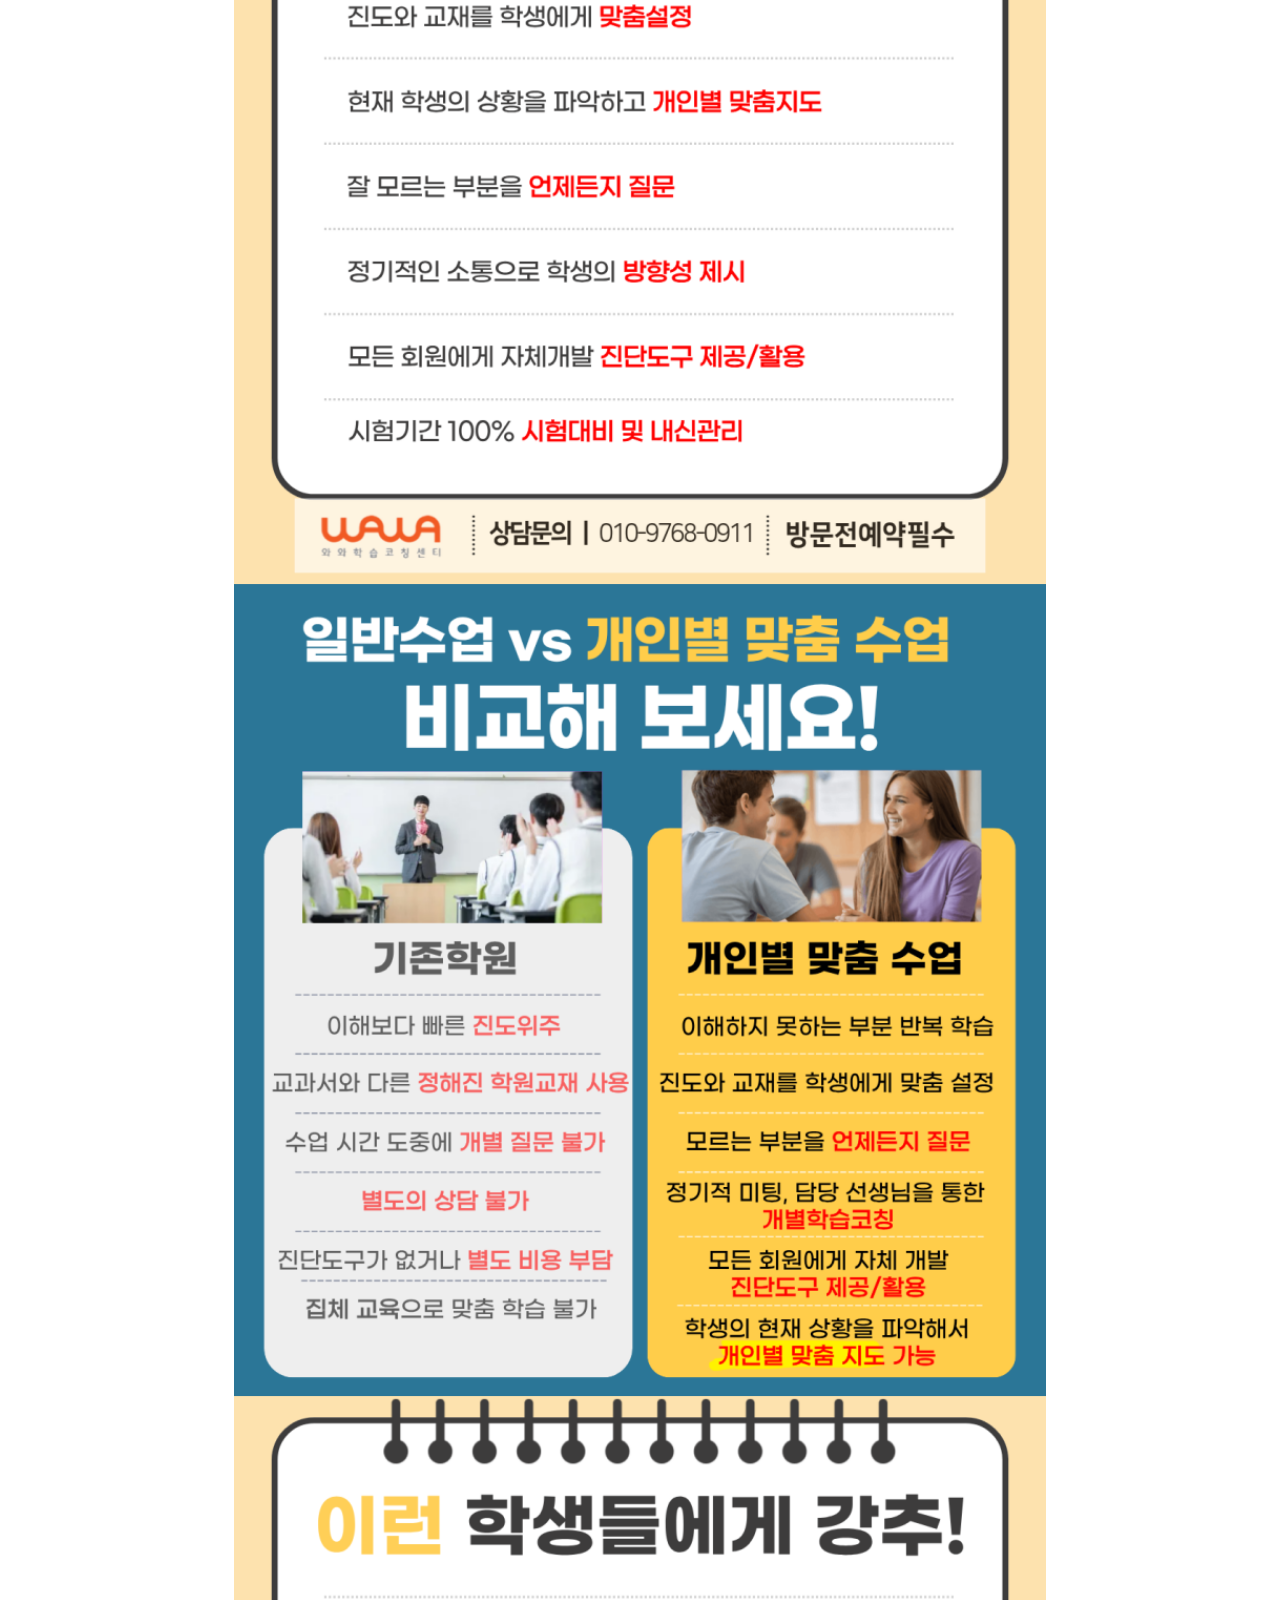
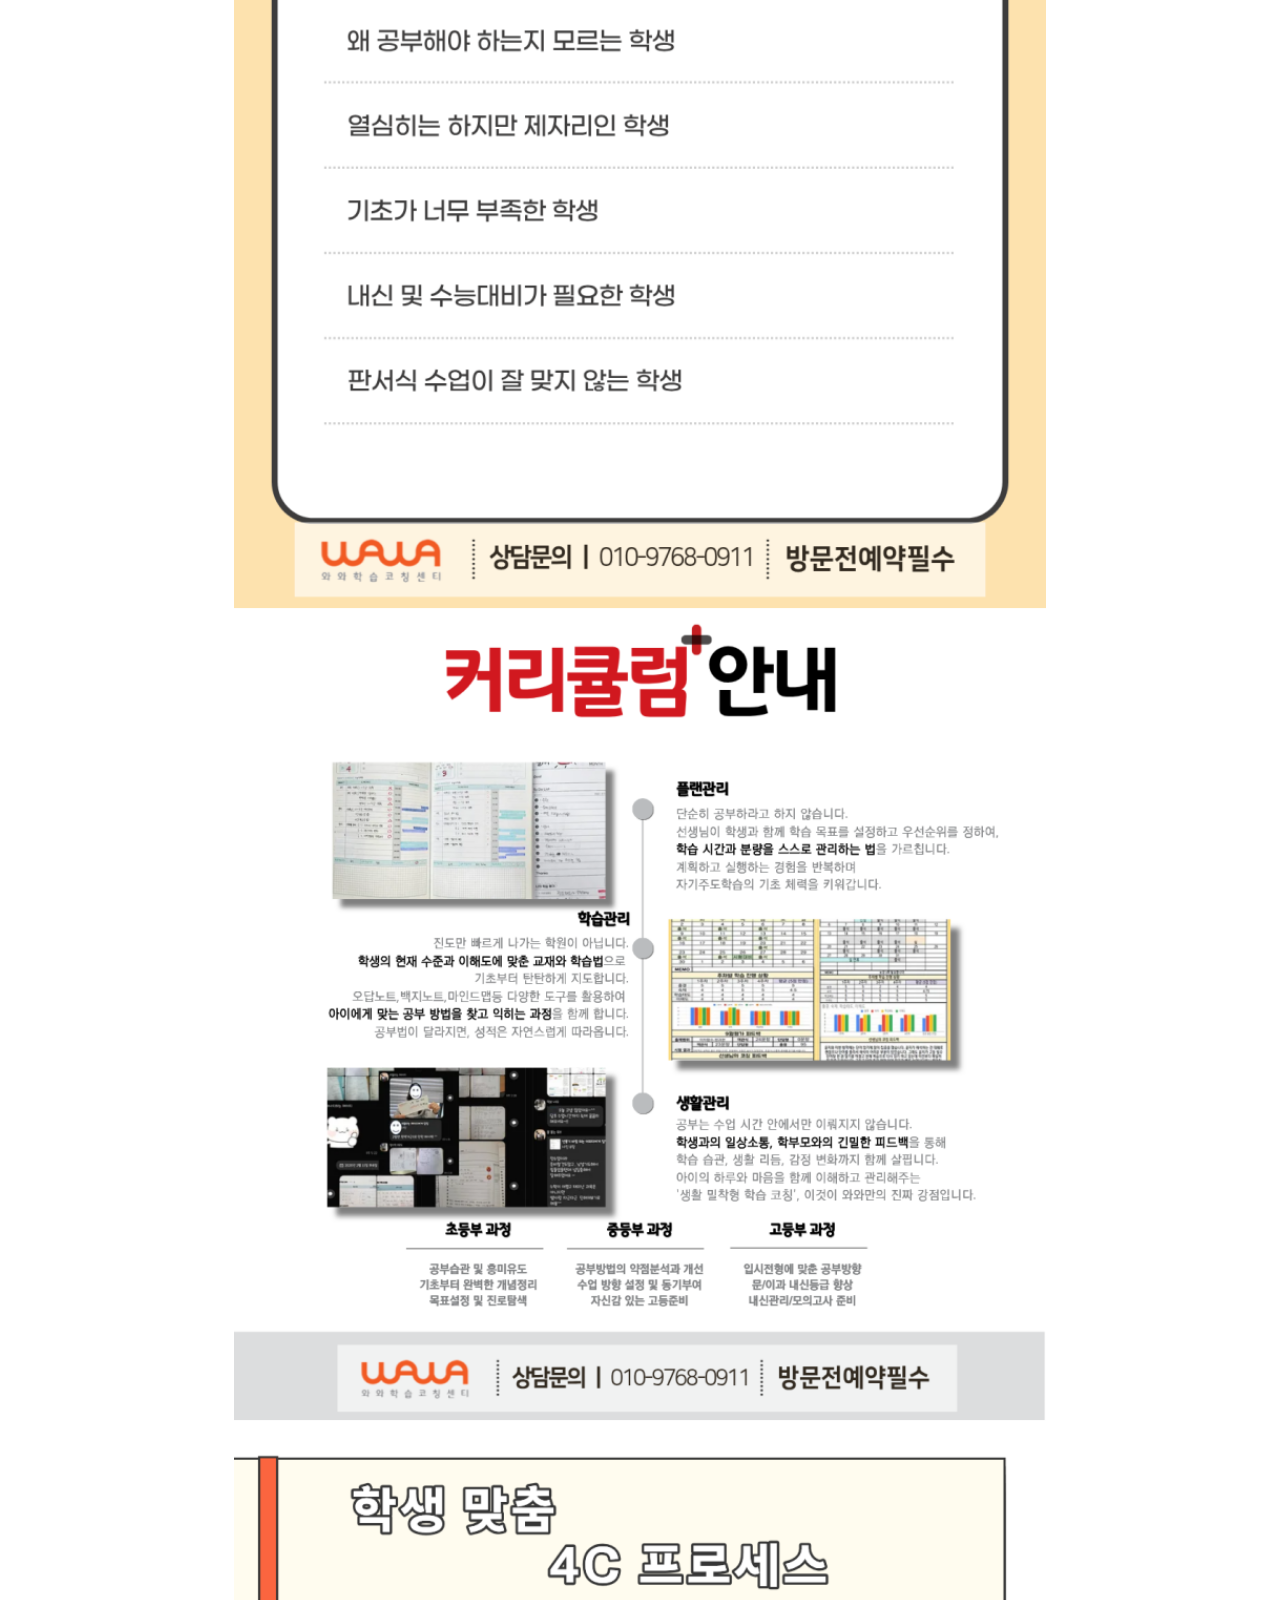
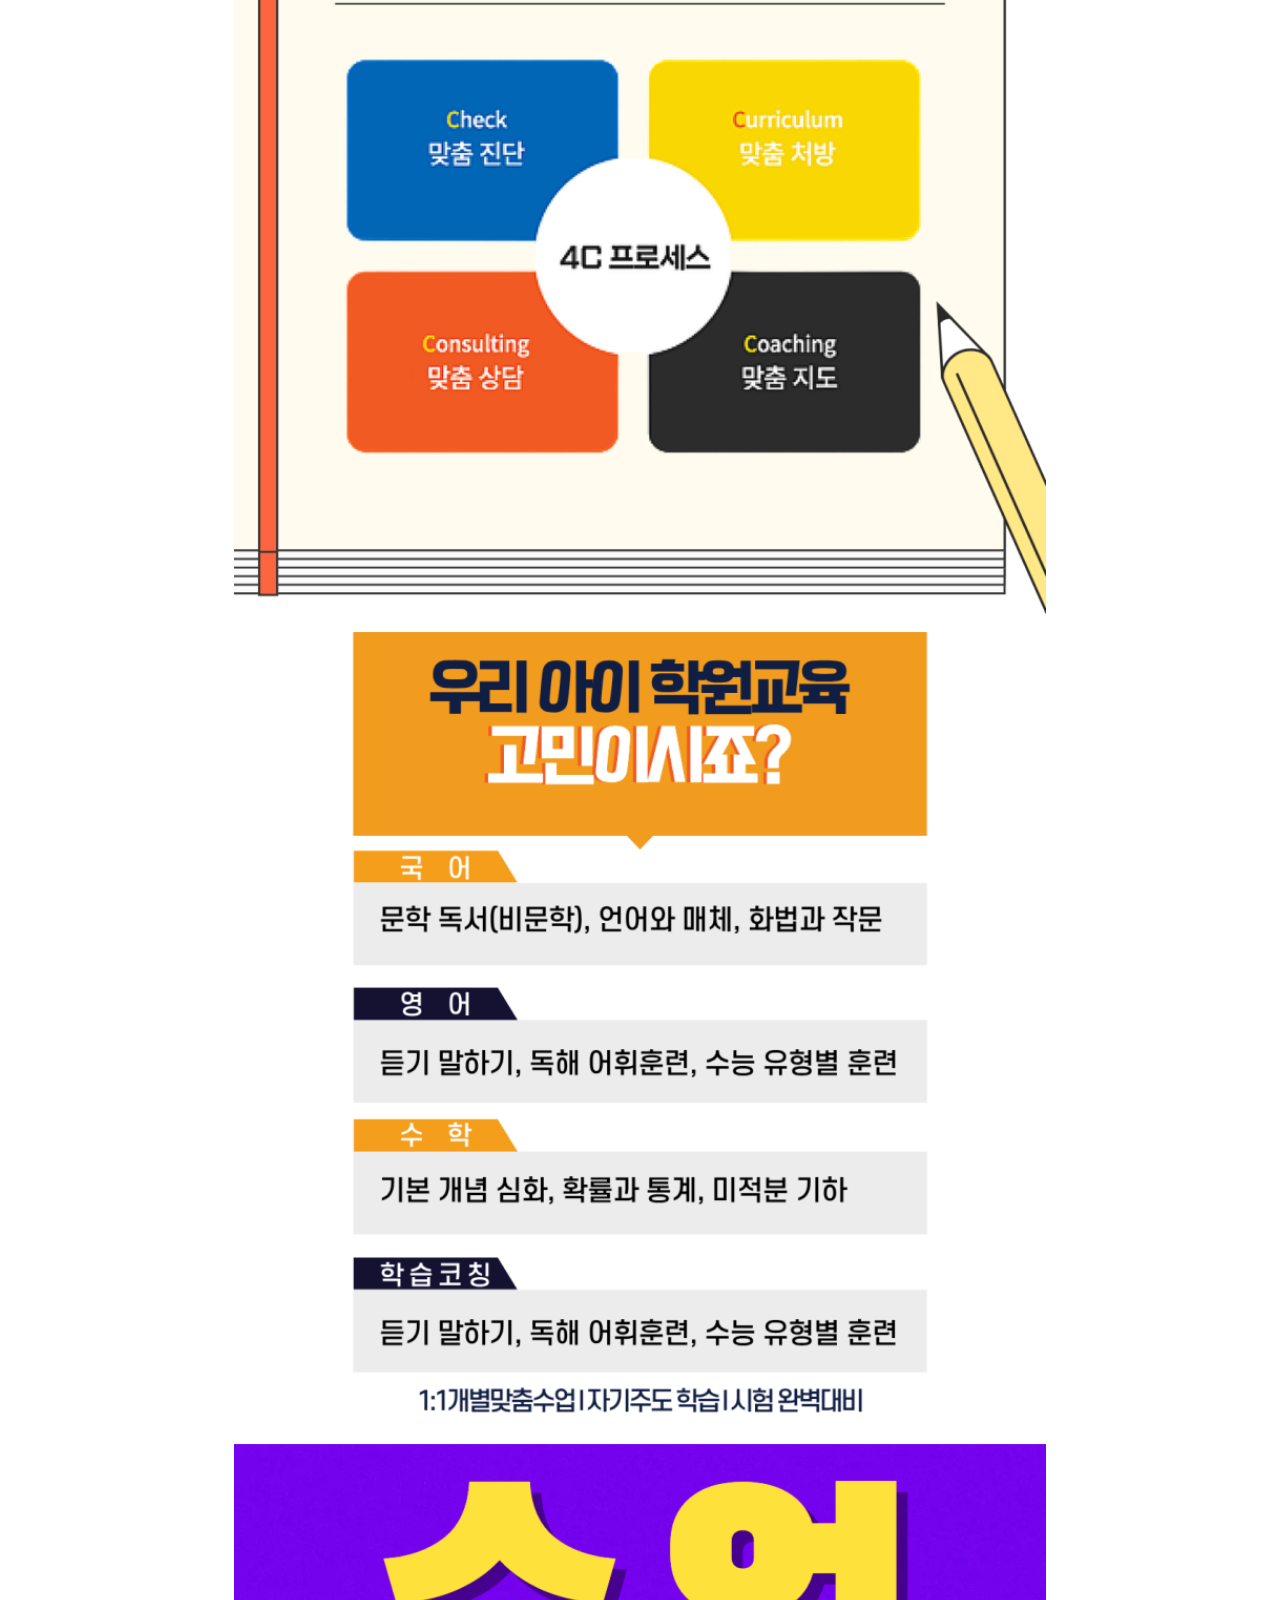
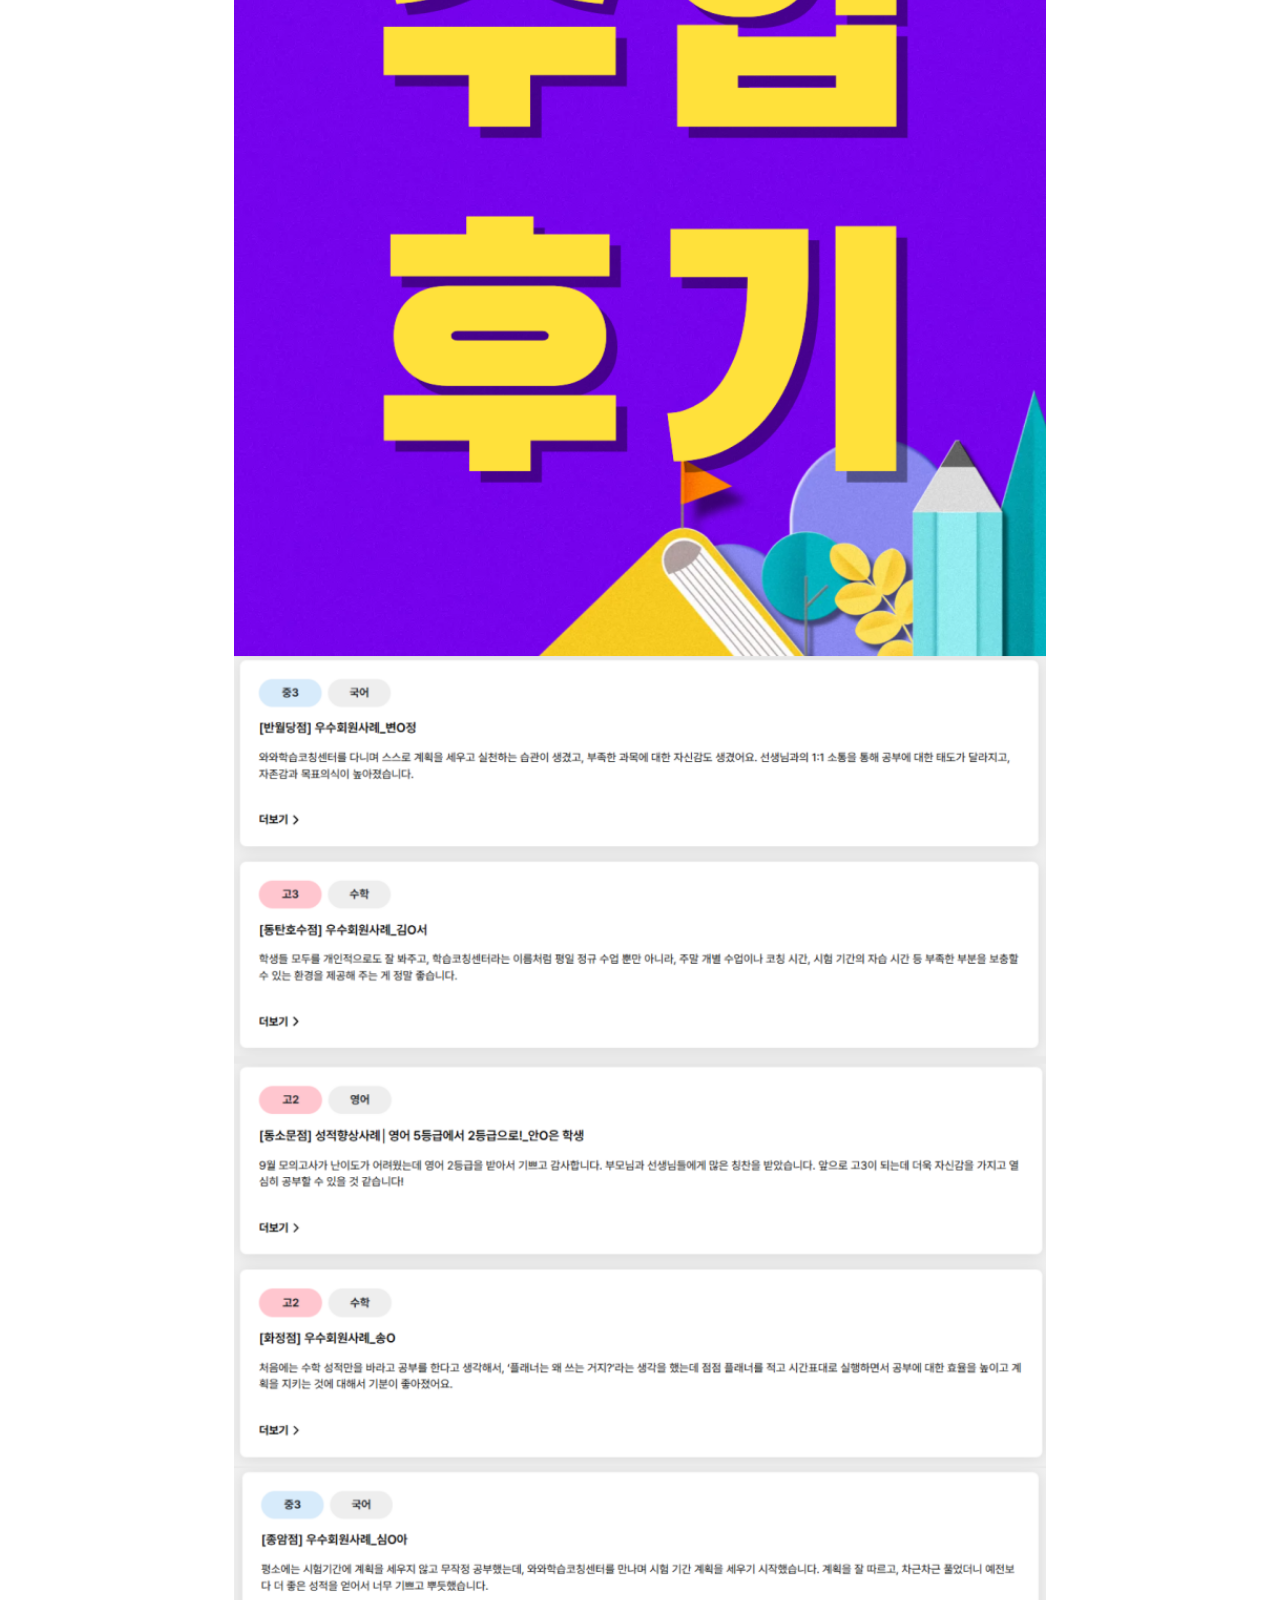
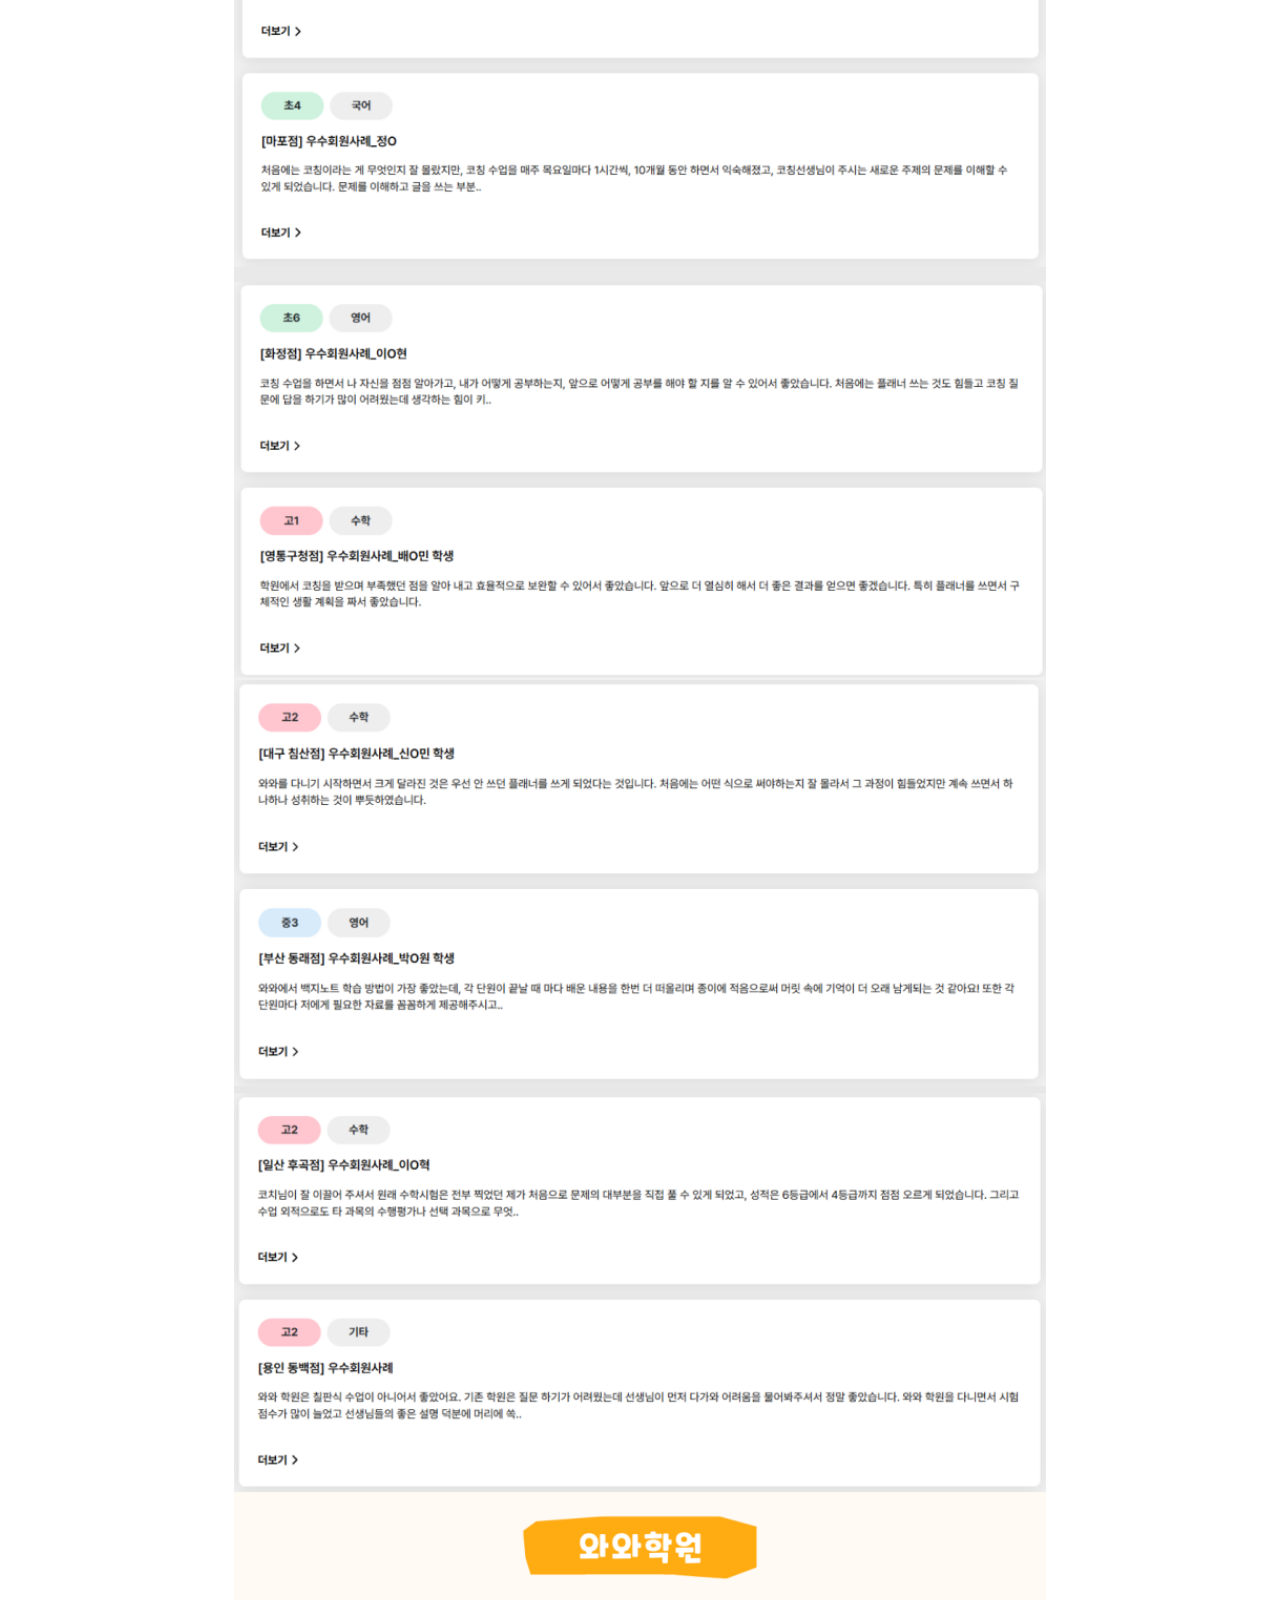
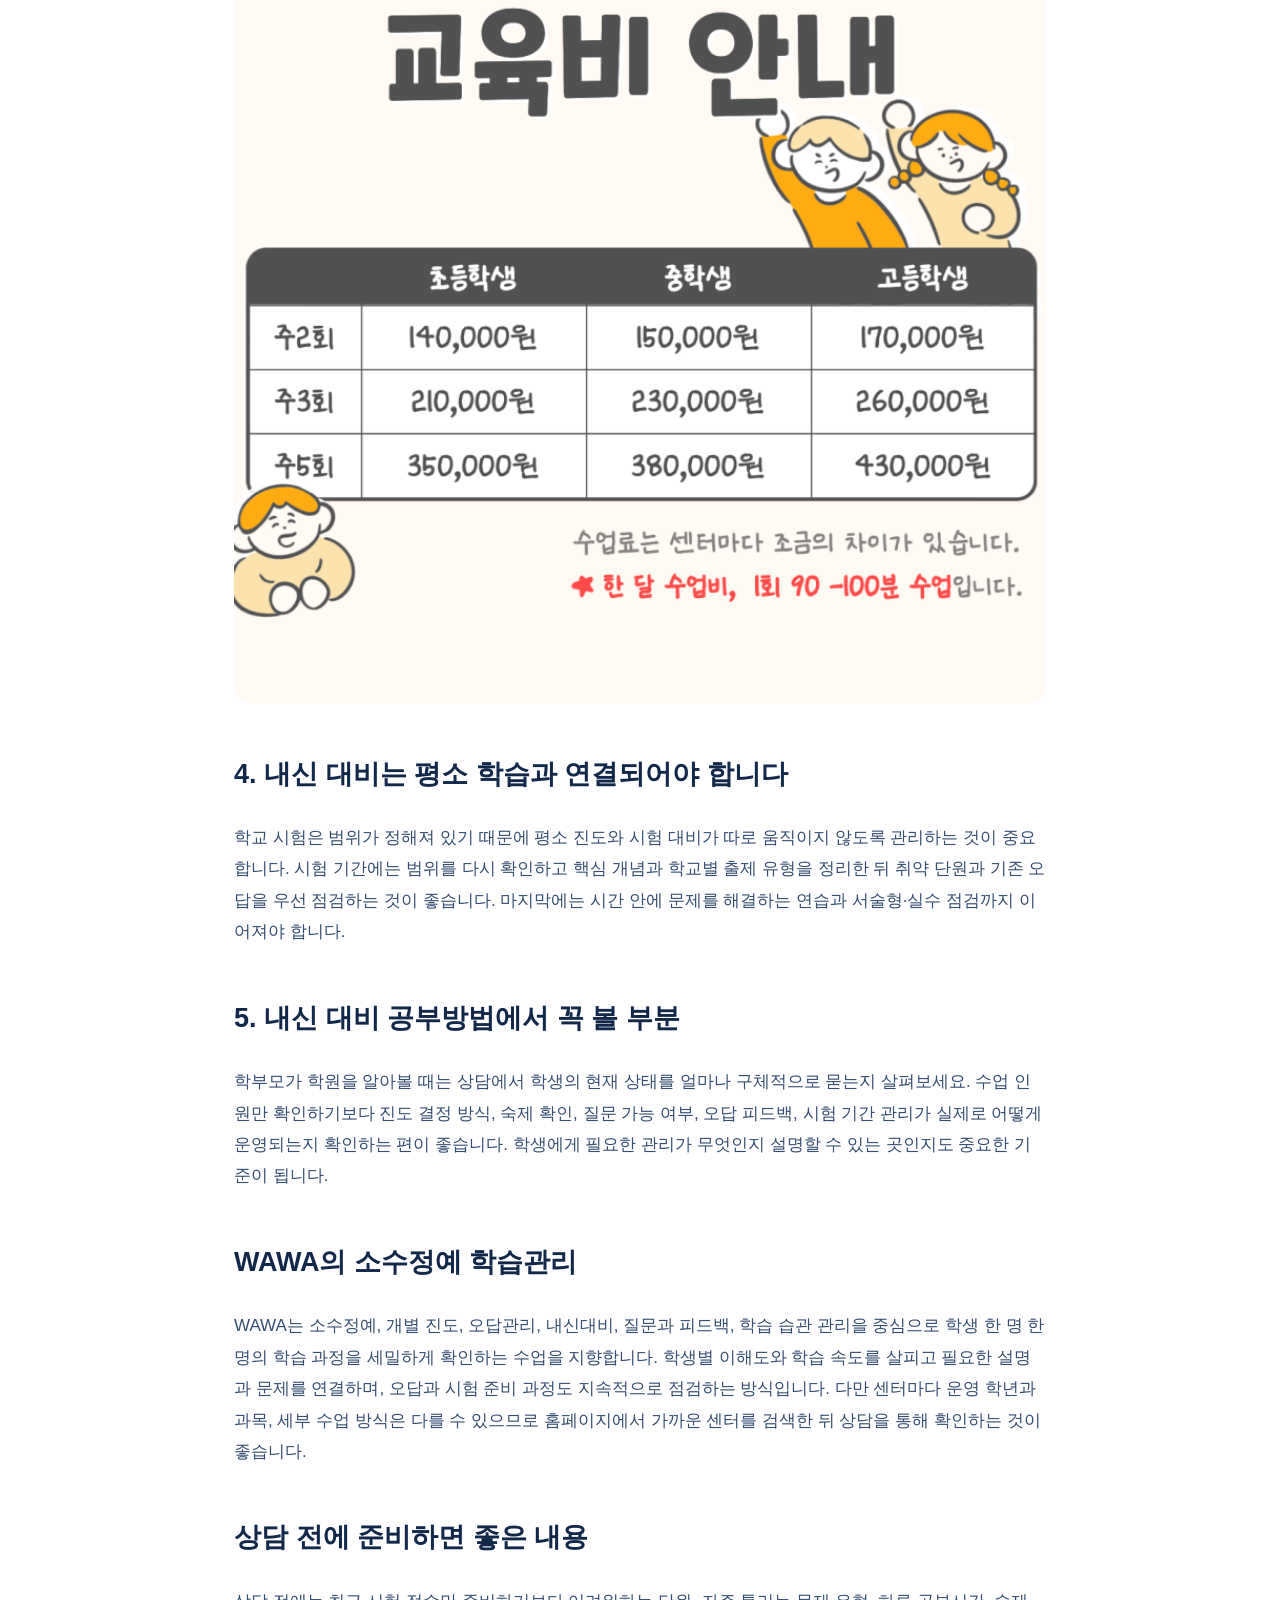
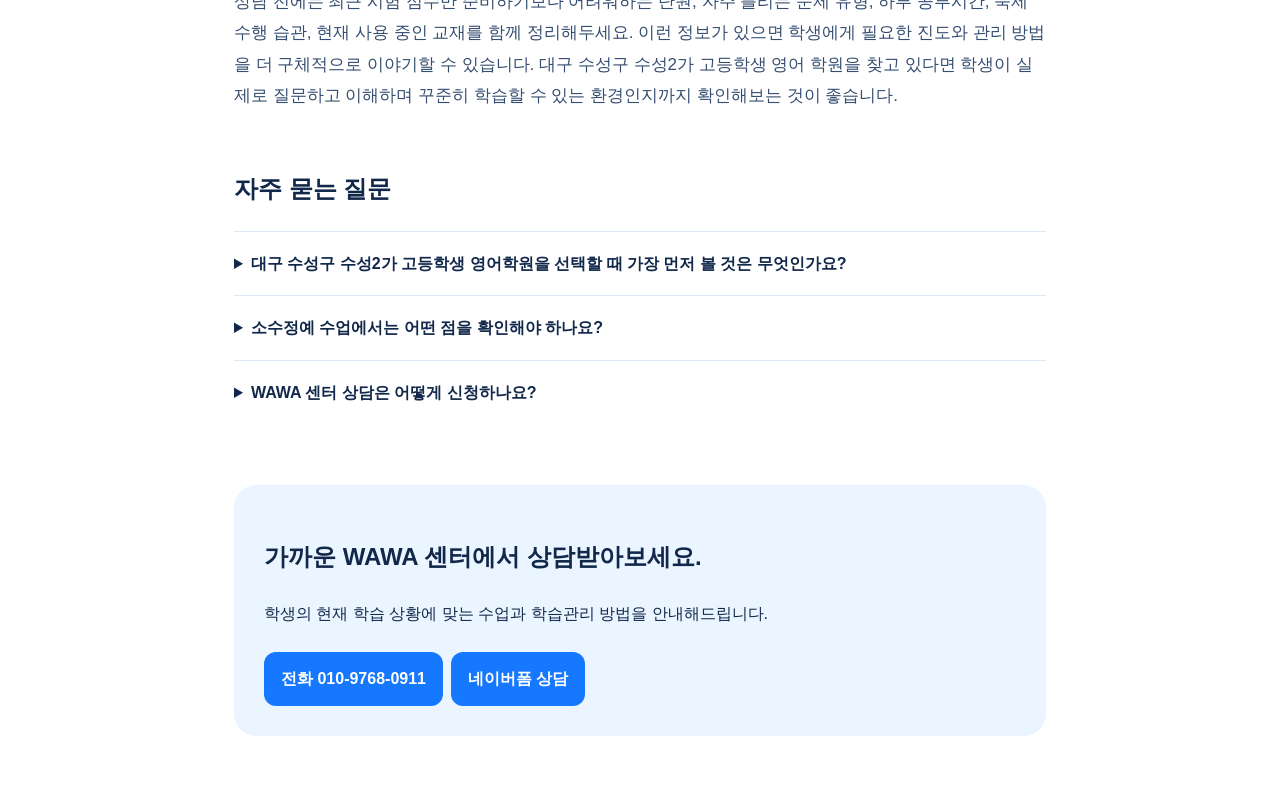
<file: posts/daegu-high-english-school-exam-guide.html>
<!doctype html><html lang="ko"><head><link rel="icon" href="/favicon.ico" sizes="any"><link rel="icon" type="image/png" href="/favicon-192.png"><meta charset="utf-8"><meta name="viewport" content="width=device-width,initial-scale=1"><title>대구 수성구 수성2가 고등학생 영어학원, 내신 대비 공부방법 | WAWA 소수정예학원</title><meta name="description" content="대구 수성구 수성2가에서 고등학생 영어학원을 알아보는 학부모를 위해 학교 시험을 준비할 때 개념 정리부터 유형 연습, 오답관리까지 이어지는 내신 대비 방법을 정리했습니다. WAWA의 소수정예, 개별 진도, 오답관리, 내신대비, 질문과 피드백, 학습 습관 관리 운영 방식도 함께 살펴봅니다."><meta name="robots" content="index,follow"><link rel="canonical" href="https://wawa-academy.netlify.app/posts/daegu-high-english-school-exam-guide.html"><meta property="og:type" content="article"><meta property="og:title" content="대구 수성구 수성2가 고등학생 영어학원, 내신 대비 공부방법"><meta property="og:description" content="대구 수성구 수성2가에서 고등학생 영어학원을 알아보는 학부모를 위해 학교 시험을 준비할 때 개념 정리부터 유형 연습, 오답관리까지 이어지는 내신 대비 방법을 정리했습니다. WAWA의 소수정예, 개별 진도, 오답관리, 내신대비, 질문과 피드백, 학습 습관 관리 운영 방식도 함께 살펴봅니다."><meta property="og:url" content="https://wawa-academy.netlify.app/posts/daegu-high-english-school-exam-guide.html"><meta property="og:image" content="https://wawa-academy.netlify.app/images/blog/img-292346e4069d.png"><meta property="og:image:secure_url" content="https://wawa-academy.netlify.app/images/blog/img-292346e4069d.png"><meta property="og:image:width" content="1536"><meta property="og:image:height" content="1024"><link rel="image_src" href="https://wawa-academy.netlify.app/images/blog/img-292346e4069d.png"><meta name="twitter:card" content="summary_large_image"><meta name="twitter:image" content="https://wawa-academy.netlify.app/images/blog/img-292346e4069d.png"><script type="application/ld+json">[{"@context":"https://schema.org","@type":"Article","headline":"대구 수성구 수성2가 고등학생 영어학원, 내신 대비 공부방법","description":"대구 수성구 수성2가에서 고등학생 영어학원을 알아보는 학부모를 위해 학교 시험을 준비할 때 개념 정리부터 유형 연습, 오답관리까지 이어지는 내신 대비 방법을 정리했습니다. WAWA의 소수정예, 개별 진도, 오답관리, 내신대비, 질문과 피드백, 학습 습관 관리 운영 방식도 함께 살펴봅니다.","datePublished":"2026-09-21","dateModified":"2026-09-21","author":{"@type":"Organization","name":"WAWA 소수정예학원"},"publisher":{"@type":"Organization","name":"WAWA 소수정예학원"},"mainEntityOfPage":"https://wawa-academy.netlify.app/posts/daegu-high-english-school-exam-guide.html","image":{"@type":"ImageObject","url":"https://wawa-academy.netlify.app/images/blog/img-292346e4069d.png","width":1536,"height":1024}},{"@context":"https://schema.org","@type":"FAQPage","mainEntity":[{"@type":"Question","name":"대구 수성구 수성2가 고등학생 영어학원을 선택할 때 가장 먼저 볼 것은 무엇인가요?","acceptedAnswer":{"@type":"Answer","text":"학생의 현재 수준을 어떻게 진단하는지, 개별 진도와 질문·피드백, 오답관리가 실제 수업에서 어떻게 이루어지는지 확인하는 것이 좋습니다."}},{"@type":"Question","name":"소수정예 수업에서는 어떤 점을 확인해야 하나요?","acceptedAnswer":{"@type":"Answer","text":"학생 수가 적다는 사실보다 학생별 이해도와 학습 속도를 실제로 확인하고 필요한 피드백을 연결하는 운영 방식인지 살펴보는 것이 중요합니다."}},{"@type":"Question","name":"WAWA 센터 상담은 어떻게 신청하나요?","acceptedAnswer":{"@type":"Answer","text":"홈페이지에서 지역명, 센터명 또는 학교명으로 가까운 센터를 검색한 뒤 전화 또는 네이버폼을 통해 상담을 신청할 수 있습니다."}}]}]</script><style>*{box-sizing:border-box}body{margin:0;color:#12284b;font-family:Pretendard,"Noto Sans KR","Apple SD Gothic Neo",Arial,sans-serif;line-height:1.85}header{height:72px;display:flex;align-items:center;justify-content:space-between;padding:0 max(24px,calc((100% - 1040px)/2));border-bottom:1px solid #e5eef9}header a{text-decoration:none;color:#0d2d62;font-weight:800}.brand{font-size:22px;color:#1677ff}.wrap{max-width:860px;margin:auto;padding:70px 24px}.cat{color:#1677ff;font-weight:800}.wrap h1{font-size:42px;line-height:1.25;margin:12px 0 18px}.meta{color:#7a8ba4}.lead{background:#eef7ff;border-radius:18px;padding:22px;margin:30px 0;font-weight:700}.heroimg{width:100%;border-radius:22px;margin:20px 0}.detail-page{margin:38px 0;padding:0}.detail-page img{display:block;width:100%;height:auto;border-radius:18px}.content h2{font-size:27px;margin-top:46px}.content p{font-size:17px;color:#344d70}.faq{margin-top:55px}.faq details{border-top:1px solid #dce8f7;padding:17px 0}.faq summary{font-weight:800}.cta{margin-top:60px;padding:30px;border-radius:22px;background:#eaf5ff}.cta a{display:inline-block;margin:8px 8px 0 0;padding:12px 17px;border-radius:12px;background:#1677ff;color:#fff;text-decoration:none;font-weight:800}@media(max-width:650px){.wrap h1{font-size:31px}}</style></head><body><header><a class="brand" href="../index.html">WAWA</a><a href="../blog.html">교육정보</a></header><main class="wrap"><div class="cat">대구 수성구 수성2가 · 고등학생 · 영어</div><h1>대구 수성구 수성2가 고등학생 영어학원, 내신 대비 공부방법</h1><div class="meta">2026-09-21 · WAWA 소수정예학원</div><img class="heroimg" src="/images/blog/img-292346e4069d.png" alt="대구 수성구 수성2가 고등학생 영어학원, 내신 대비 공부방법 관련 학생 학습 장면"><div class="lead">고등학생 영어 학습에서는 진도만 빠르게 나가기보다 현재 이해도를 확인하고 질문, 피드백, 오답관리, 시험 대비가 한 흐름으로 이어지는지 살펴보는 것이 중요합니다. WAWA는 소수정예 환경에서 학생별 학습 상태를 확인하고 필요한 부분을 반복 관리하는 방식을 지향합니다.</div><article class="content"><h2>대구 수성구 수성2가 고등학생 영어, 내신 대비 공부방법</h2>
<p>대구 수성구 수성2가에서 고등학생 영어 학습을 고민하고 있다면 먼저 학생에게 필요한 것이 무엇인지 구체적으로 살펴볼 필요가 있습니다. 내신 대비는 시험 직전 문제풀이만으로 완성되기 어렵습니다. 학교 진도에 맞춘 개념 정리와 유형 연습, 서술형 대비, 오답 재점검이 순서대로 연결되어야 합니다. 특히 같은 학년이라도 개념 이해도와 문제풀이 속도, 공부 습관은 서로 다르기 때문에 한 가지 방식만 모든 학생에게 적용하기는 어렵습니다.</p>
<h2>1. 현재 수준과 취약점을 먼저 확인하세요</h2>
<p>학습 계획을 세우기 전에는 현재 어느 단원까지 이해하고 있는지, 어떤 유형에서 반복해서 틀리는지 확인해야 합니다. 단순히 점수만 보는 것보다 개념을 몰라서 틀리는지, 문제의 조건을 놓치는지, 계산이나 암기 과정에서 실수가 생기는지를 나누어 보는 것이 중요합니다. 진단이 정확해야 필요한 부분에 시간을 집중할 수 있고 무리한 선행이나 반복 학습도 줄일 수 있습니다.</p>
<h2>2. 설명을 들은 뒤 스스로 적용하는 과정이 필요합니다</h2>
<p>영어 공부는 설명을 이해한 것과 문제를 혼자 해결할 수 있는 것이 다를 수 있습니다. 수업에서 배운 개념을 기본 문제에 적용하고, 이후 유형을 조금씩 확장하면서 학생이 스스로 풀이 과정을 설명할 수 있는지 확인하는 것이 좋습니다. 막히는 지점에서는 바로 질문하고 피드백을 받아 잘못 이해한 부분을 수정해야 다음 단원에서도 흔들리지 않습니다.</p>
<h2>3. 오답은 정답보다 틀린 이유를 기록하세요</h2>
<p>틀린 문제를 다시 풀 때는 답만 맞히는 것으로 끝내지 않는 것이 좋습니다. 개념 부족, 조건 해석 오류, 풀이 순서 문제, 단순 실수처럼 원인을 구분하고 며칠 뒤 비슷한 문제를 다시 풀어보면 실제로 보완됐는지 확인할 수 있습니다. 반복되는 오답 유형이 보이면 해당 개념으로 돌아가 짧게 복습한 뒤 다시 적용하는 방식이 효율적입니다.</p><figure class="detail-page"><img src="/images/blog/img-9140637cf62f.png" alt="대구 수성구 수성2가 고등학생 영어학원, 내신 대비 공부방법 상세페이지"></figure><h2>4. 내신 대비는 평소 학습과 연결되어야 합니다</h2>
<p>학교 시험은 범위가 정해져 있기 때문에 평소 진도와 시험 대비가 따로 움직이지 않도록 관리하는 것이 중요합니다. 시험 기간에는 범위를 다시 확인하고 핵심 개념과 학교별 출제 유형을 정리한 뒤 취약 단원과 기존 오답을 우선 점검하는 것이 좋습니다. 마지막에는 시간 안에 문제를 해결하는 연습과 서술형·실수 점검까지 이어져야 합니다.</p>
<h2>5. 내신 대비 공부방법에서 꼭 볼 부분</h2>
<p>학부모가 학원을 알아볼 때는 상담에서 학생의 현재 상태를 얼마나 구체적으로 묻는지 살펴보세요. 수업 인원만 확인하기보다 진도 결정 방식, 숙제 확인, 질문 가능 여부, 오답 피드백, 시험 기간 관리가 실제로 어떻게 운영되는지 확인하는 편이 좋습니다. 학생에게 필요한 관리가 무엇인지 설명할 수 있는 곳인지도 중요한 기준이 됩니다.</p>
<h2>WAWA의 소수정예 학습관리</h2>
<p>WAWA는 소수정예, 개별 진도, 오답관리, 내신대비, 질문과 피드백, 학습 습관 관리을 중심으로 학생 한 명 한 명의 학습 과정을 세밀하게 확인하는 수업을 지향합니다. 학생별 이해도와 학습 속도를 살피고 필요한 설명과 문제를 연결하며, 오답과 시험 준비 과정도 지속적으로 점검하는 방식입니다. 다만 센터마다 운영 학년과 과목, 세부 수업 방식은 다를 수 있으므로 홈페이지에서 가까운 센터를 검색한 뒤 상담을 통해 확인하는 것이 좋습니다.</p>
<h2>상담 전에 준비하면 좋은 내용</h2>
<p>상담 전에는 최근 시험 점수만 준비하기보다 어려워하는 단원, 자주 틀리는 문제 유형, 하루 공부시간, 숙제 수행 습관, 현재 사용 중인 교재를 함께 정리해두세요. 이런 정보가 있으면 학생에게 필요한 진도와 관리 방법을 더 구체적으로 이야기할 수 있습니다. 대구 수성구 수성2가 고등학생 영어 학원을 찾고 있다면 학생이 실제로 질문하고 이해하며 꾸준히 학습할 수 있는 환경인지까지 확인해보는 것이 좋습니다.</p></article><section class="faq"><h2>자주 묻는 질문</h2><details><summary>대구 수성구 수성2가 고등학생 영어학원을 선택할 때 가장 먼저 볼 것은 무엇인가요?</summary><p>학생의 현재 수준을 어떻게 진단하는지, 개별 진도와 질문·피드백, 오답관리가 실제 수업에서 어떻게 이루어지는지 확인하는 것이 좋습니다.</p></details><details><summary>소수정예 수업에서는 어떤 점을 확인해야 하나요?</summary><p>학생 수가 적다는 사실보다 학생별 이해도와 학습 속도를 실제로 확인하고 필요한 피드백을 연결하는 운영 방식인지 살펴보는 것이 중요합니다.</p></details><details><summary>WAWA 센터 상담은 어떻게 신청하나요?</summary><p>홈페이지에서 지역명, 센터명 또는 학교명으로 가까운 센터를 검색한 뒤 전화 또는 네이버폼을 통해 상담을 신청할 수 있습니다.</p></details></section><section class="cta"><h2>가까운 WAWA 센터에서 상담받아보세요.</h2><p>학생의 현재 학습 상황에 맞는 수업과 학습관리 방법을 안내해드립니다.</p><a href="tel:01097680911">전화 010-9768-0911</a><a href="https://naver.me/GZ6iPX5b" target="_blank" rel="noopener">네이버폼 상담</a></section></main></body></html>
</file>
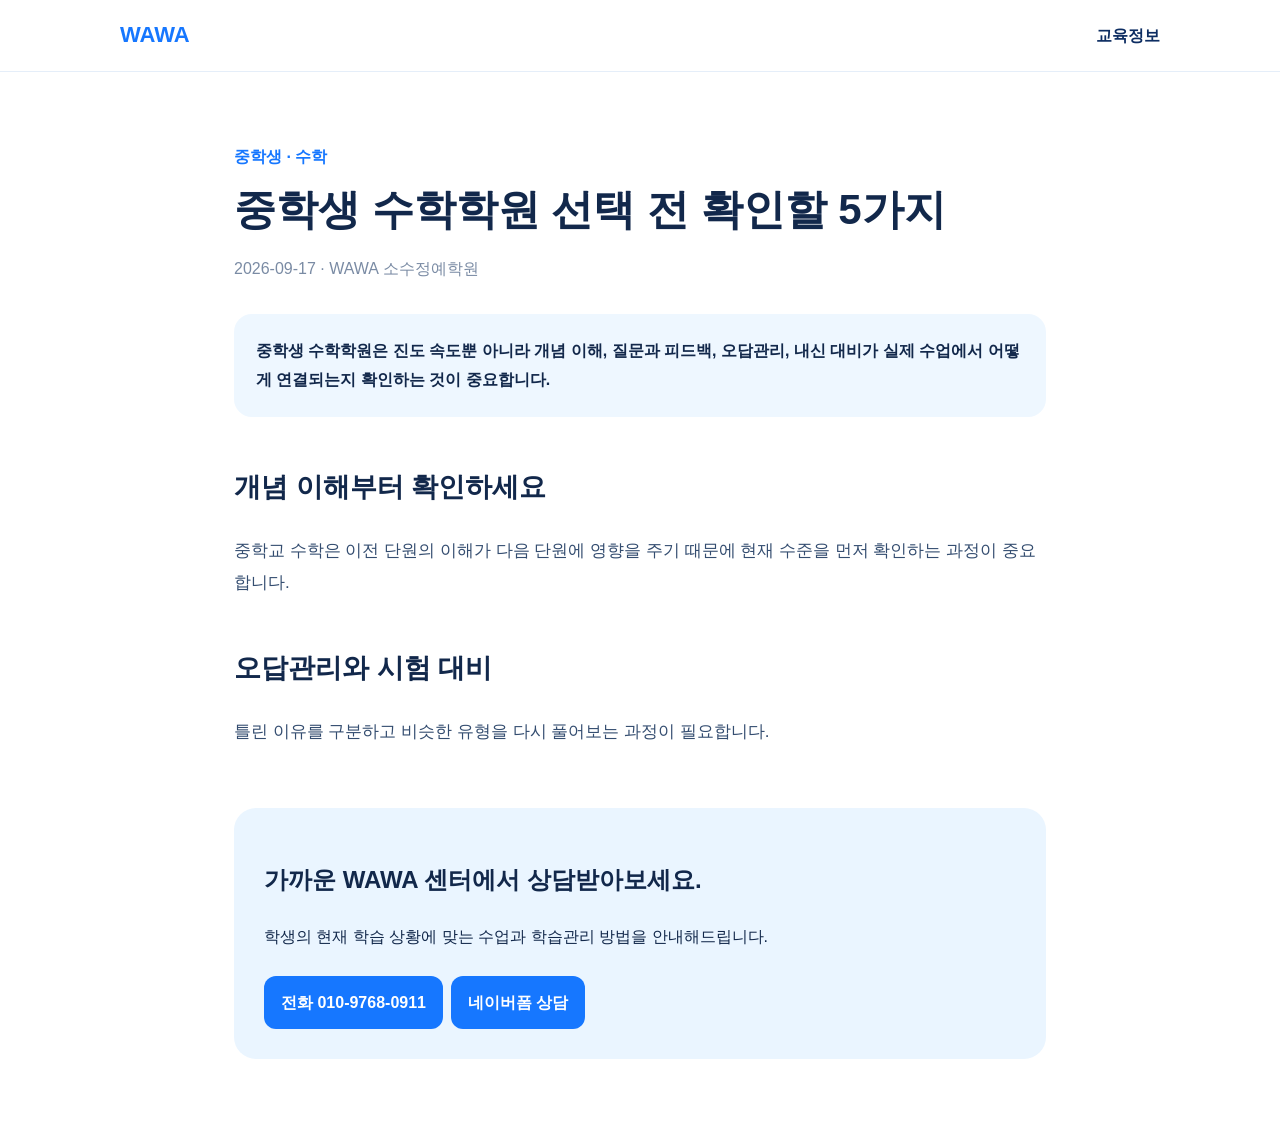
<file: posts/middle-math-academy.html>
<!doctype html><html lang="ko"><head><meta charset="utf-8"><meta name="viewport" content="width=device-width,initial-scale=1"><title>중학생 수학학원 선택 전 확인할 5가지 | WAWA 소수정예학원</title><meta name="description" content="진도만 빠른 수업보다 질문, 개념 이해, 오답관리와 시험대비가 어떻게 이루어지는지 살펴봅니다."><meta name="robots" content="index,follow"><link rel="canonical" href="https://wawa-academy.netlify.app/posts/middle-math-academy.html"><meta property="og:type" content="article"><meta property="og:title" content="중학생 수학학원 선택 전 확인할 5가지"><meta property="og:description" content="진도만 빠른 수업보다 질문, 개념 이해, 오답관리와 시험대비가 어떻게 이루어지는지 살펴봅니다."><meta property="og:url" content="https://wawa-academy.netlify.app/posts/middle-math-academy.html"><script type="application/ld+json">[{"@context":"https://schema.org","@type":"Article","headline":"중학생 수학학원 선택 전 확인할 5가지","description":"진도만 빠른 수업보다 질문, 개념 이해, 오답관리와 시험대비가 어떻게 이루어지는지 살펴봅니다.","datePublished":"2026-09-17","dateModified":"2026-09-17","author":{"@type":"Organization","name":"WAWA 소수정예학원"},"publisher":{"@type":"Organization","name":"WAWA 소수정예학원"},"mainEntityOfPage":"https://wawa-academy.netlify.app/posts/middle-math-academy.html"}]</script><style>*{box-sizing:border-box}body{margin:0;color:#12284b;font-family:Pretendard,"Noto Sans KR","Apple SD Gothic Neo",Arial,sans-serif;line-height:1.85}header{height:72px;display:flex;align-items:center;justify-content:space-between;padding:0 max(24px,calc((100% - 1040px)/2));border-bottom:1px solid #e5eef9}header a{text-decoration:none;color:#0d2d62;font-weight:800}.brand{font-size:22px;color:#1677ff}.wrap{max-width:860px;margin:auto;padding:70px 24px}.cat{color:#1677ff;font-weight:800}.wrap h1{font-size:42px;line-height:1.25;margin:12px 0 18px}.meta{color:#7a8ba4}.lead{background:#eef7ff;border-radius:18px;padding:22px;margin:30px 0;font-weight:700}.heroimg{width:100%;border-radius:22px;margin:20px 0}.detail-page{margin:38px 0;padding:0}.detail-page img{display:block;width:100%;height:auto;border-radius:18px}.content h2{font-size:27px;margin-top:46px}.content p{font-size:17px;color:#344d70}.faq{margin-top:55px}.faq details{border-top:1px solid #dce8f7;padding:17px 0}.faq summary{font-weight:800}.cta{margin-top:60px;padding:30px;border-radius:22px;background:#eaf5ff}.cta a{display:inline-block;margin:8px 8px 0 0;padding:12px 17px;border-radius:12px;background:#1677ff;color:#fff;text-decoration:none;font-weight:800}@media(max-width:650px){.wrap h1{font-size:31px}}</style></head><body><header><a class="brand" href="../index.html">WAWA</a><a href="../blog.html">교육정보</a></header><main class="wrap"><div class="cat">중학생 · 수학</div><h1>중학생 수학학원 선택 전 확인할 5가지</h1><div class="meta">2026-09-17 · WAWA 소수정예학원</div><div class="lead">중학생 수학학원은 진도 속도뿐 아니라 개념 이해, 질문과 피드백, 오답관리, 내신 대비가 실제 수업에서 어떻게 연결되는지 확인하는 것이 중요합니다.</div><article class="content"><h2>개념 이해부터 확인하세요</h2>
<p>중학교 수학은 이전 단원의 이해가 다음 단원에 영향을 주기 때문에 현재 수준을 먼저 확인하는 과정이 중요합니다.</p>
<h2>오답관리와 시험 대비</h2>
<p>틀린 이유를 구분하고 비슷한 유형을 다시 풀어보는 과정이 필요합니다.</p></article><section class="cta"><h2>가까운 WAWA 센터에서 상담받아보세요.</h2><p>학생의 현재 학습 상황에 맞는 수업과 학습관리 방법을 안내해드립니다.</p><a href="tel:01097680911">전화 010-9768-0911</a><a href="https://naver.me/GZ6iPX5b" target="_blank" rel="noopener">네이버폼 상담</a></section></main></body></html>
</file>
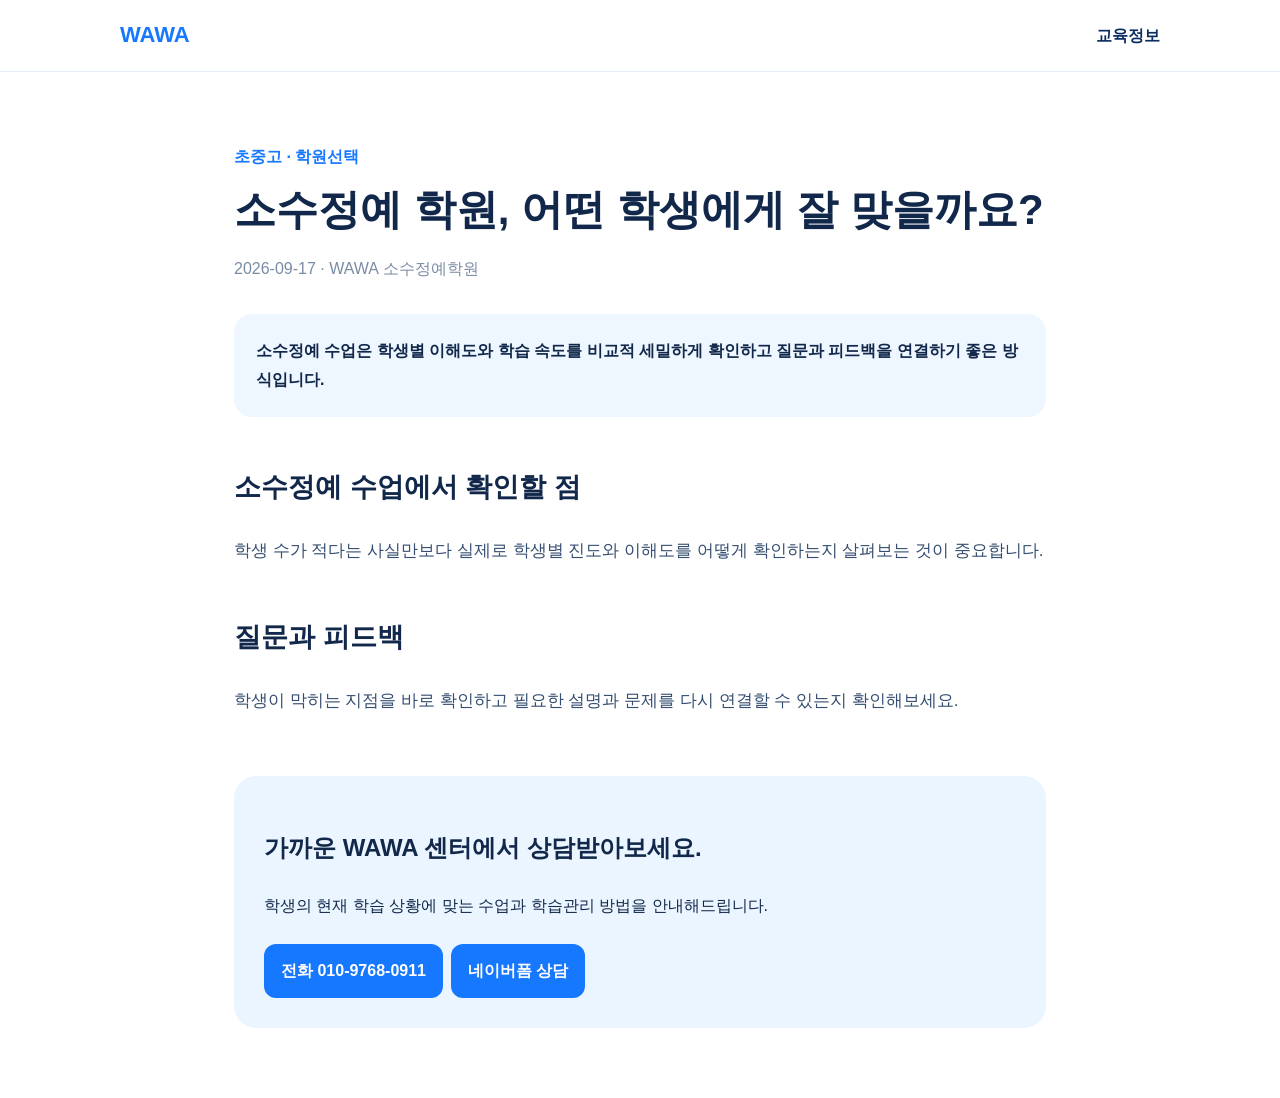
<file: posts/small-class-academy.html>
<!doctype html><html lang="ko"><head><meta charset="utf-8"><meta name="viewport" content="width=device-width,initial-scale=1"><title>소수정예 학원, 어떤 학생에게 잘 맞을까요? | WAWA 소수정예학원</title><meta name="description" content="소수정예 수업의 특징과 학원을 선택하기 전에 확인하면 좋은 학습관리 기준을 정리했습니다."><meta name="robots" content="index,follow"><link rel="canonical" href="https://wawa-academy.netlify.app/posts/small-class-academy.html"><meta property="og:type" content="article"><meta property="og:title" content="소수정예 학원, 어떤 학생에게 잘 맞을까요?"><meta property="og:description" content="소수정예 수업의 특징과 학원을 선택하기 전에 확인하면 좋은 학습관리 기준을 정리했습니다."><meta property="og:url" content="https://wawa-academy.netlify.app/posts/small-class-academy.html"><script type="application/ld+json">[{"@context":"https://schema.org","@type":"Article","headline":"소수정예 학원, 어떤 학생에게 잘 맞을까요?","description":"소수정예 수업의 특징과 학원을 선택하기 전에 확인하면 좋은 학습관리 기준을 정리했습니다.","datePublished":"2026-09-17","dateModified":"2026-09-17","author":{"@type":"Organization","name":"WAWA 소수정예학원"},"publisher":{"@type":"Organization","name":"WAWA 소수정예학원"},"mainEntityOfPage":"https://wawa-academy.netlify.app/posts/small-class-academy.html"}]</script><style>*{box-sizing:border-box}body{margin:0;color:#12284b;font-family:Pretendard,"Noto Sans KR","Apple SD Gothic Neo",Arial,sans-serif;line-height:1.85}header{height:72px;display:flex;align-items:center;justify-content:space-between;padding:0 max(24px,calc((100% - 1040px)/2));border-bottom:1px solid #e5eef9}header a{text-decoration:none;color:#0d2d62;font-weight:800}.brand{font-size:22px;color:#1677ff}.wrap{max-width:860px;margin:auto;padding:70px 24px}.cat{color:#1677ff;font-weight:800}.wrap h1{font-size:42px;line-height:1.25;margin:12px 0 18px}.meta{color:#7a8ba4}.lead{background:#eef7ff;border-radius:18px;padding:22px;margin:30px 0;font-weight:700}.heroimg{width:100%;border-radius:22px;margin:20px 0}.detail-page{margin:38px 0;padding:0}.detail-page img{display:block;width:100%;height:auto;border-radius:18px}.content h2{font-size:27px;margin-top:46px}.content p{font-size:17px;color:#344d70}.faq{margin-top:55px}.faq details{border-top:1px solid #dce8f7;padding:17px 0}.faq summary{font-weight:800}.cta{margin-top:60px;padding:30px;border-radius:22px;background:#eaf5ff}.cta a{display:inline-block;margin:8px 8px 0 0;padding:12px 17px;border-radius:12px;background:#1677ff;color:#fff;text-decoration:none;font-weight:800}@media(max-width:650px){.wrap h1{font-size:31px}}</style></head><body><header><a class="brand" href="../index.html">WAWA</a><a href="../blog.html">교육정보</a></header><main class="wrap"><div class="cat">초중고 · 학원선택</div><h1>소수정예 학원, 어떤 학생에게 잘 맞을까요?</h1><div class="meta">2026-09-17 · WAWA 소수정예학원</div><div class="lead">소수정예 수업은 학생별 이해도와 학습 속도를 비교적 세밀하게 확인하고 질문과 피드백을 연결하기 좋은 방식입니다.</div><article class="content"><h2>소수정예 수업에서 확인할 점</h2>
<p>학생 수가 적다는 사실만보다 실제로 학생별 진도와 이해도를 어떻게 확인하는지 살펴보는 것이 중요합니다.</p>
<h2>질문과 피드백</h2>
<p>학생이 막히는 지점을 바로 확인하고 필요한 설명과 문제를 다시 연결할 수 있는지 확인해보세요.</p></article><section class="cta"><h2>가까운 WAWA 센터에서 상담받아보세요.</h2><p>학생의 현재 학습 상황에 맞는 수업과 학습관리 방법을 안내해드립니다.</p><a href="tel:01097680911">전화 010-9768-0911</a><a href="https://naver.me/GZ6iPX5b" target="_blank" rel="noopener">네이버폼 상담</a></section></main></body></html>
</file>
<file: style.css>
*{box-sizing:border-box}html{scroll-behavior:smooth}body{margin:0;font-family:Pretendard,"Noto Sans KR",Arial,sans-serif;color:#09265b;background:#fff}a{text-decoration:none;color:inherit}.topbar{height:74px;display:flex;align-items:center;padding:0 3.8vw;gap:34px;background:#fff;position:sticky;top:0;z-index:50;border-bottom:1px solid #edf4ff}.brand{display:flex;align-items:center;gap:10px;min-width:185px}.brand>span:last-child{display:flex;flex-direction:column}.brand strong{font-size:21px;letter-spacing:.5px}.brand small{font-size:11px;font-weight:800}.wmark{width:45px;height:38px;display:flex;align-items:center}.wmark i{width:15px;height:34px;border-radius:8px;transform:skew(18deg);margin-right:-4px;background:linear-gradient(#46c9ff,#1f76ff)}.wmark i:nth-child(2){background:linear-gradient(#6edcff,#398fff)}.wmark i:nth-child(3){background:linear-gradient(#2d9bff,#1457e8)}nav{display:flex;gap:34px;margin:auto;font-size:14px;font-weight:800}nav a:hover{color:#1978f2}.consult-pill{background:#1978f2;color:white;padding:14px 23px;border-radius:28px;font-weight:800;box-shadow:0 8px 20px #1978f22b}.hero{height:555px;display:grid;grid-template-columns:52% 48%;overflow:hidden;background:linear-gradient(100deg,#eef8ff 0,#d8efff 52%,#bfe4ff)}.hero-copy{padding:65px 4vw 40px}.eyebrow{font-size:12px;letter-spacing:3px;color:#496c9f;font-weight:900}.hero h1{font-size:48px;line-height:1.25;letter-spacing:-3px;margin:24px 0 20px}.hero h1 em,.why h2 em,.finder h2 em{font-style:normal;color:#1f78f2}.hero-desc{font-size:17px;line-height:1.9;color:#263a5d}.hero-points{display:flex;gap:8px;margin-top:30px}.hero-points>div{display:flex;align-items:center;gap:10px;background:#ffffffd9;padding:14px 15px;border-radius:12px;min-width:165px;box-shadow:0 8px 22px #246ca413}.hero-points b{font-size:22px;color:#46a7f6}.hero-points span{display:flex;flex-direction:column}.hero-points strong{font-size:13px}.hero-points small{font-size:10px;color:#7586a0;margin-top:3px}.hero-photo{position:relative;height:100%}.hero-photo:before{content:"";position:absolute;inset:0;background:linear-gradient(90deg,#d9efff 0,transparent 20%);z-index:1}.hero-photo img{width:100%;height:100%;object-fit:cover;object-position:center}.scribble{position:absolute;right:4%;top:40px;z-index:2;color:#147be8;font-size:18px;line-height:1.45;transform:rotate(-4deg);font-family:cursive}.scribble b{font-size:26px}.finder-wrap{position:relative;z-index:4;margin-top:-96px;padding:0 3.8vw}.finder{max-width:1210px;margin:auto;background:#fffffff2;backdrop-filter:blur(15px);padding:28px 38px 22px;border-radius:22px;box-shadow:0 20px 50px #286b9e20;border:1px solid #e0effc}.finder-title{display:flex;align-items:center;gap:18px}.pin{width:38px;height:38px;border-radius:50% 50% 50% 0;transform:rotate(-45deg);background:#217cf2;color:transparent;display:inline-block}.finder h2{margin:0 0 5px;font-size:24px;letter-spacing:-1px}.finder p{margin:0;color:#5e7190;font-size:13px}.finder-note{margin-left:auto;color:#2185f0;font-family:cursive;transform:rotate(-4deg);font-size:16px;line-height:1.4}.search-row{display:flex;gap:10px;margin-top:16px}.search-row input{flex:1;padding:17px 20px;border:1px solid #bfd6ed;border-radius:11px;font-size:14px;outline:none}.search-row input:focus{border-color:#2887f6;box-shadow:0 0 0 4px #2887f612}.search-row button{width:170px;border:0;border-radius:11px;background:#1e7cf2;color:#fff;font-weight:900;font-size:15px;cursor:pointer;box-shadow:0 8px 18px #1e7cf22b}.examples{display:block;margin:8px 0 0 62px;color:#8a99ad}.search-state{max-width:1210px;margin:12px auto 0;text-align:center;color:#6d829e;font-size:13px;padding:12px}.centers{max-width:1210px;margin:15px auto 0;display:grid;grid-template-columns:repeat(3,1fr);gap:14px}.center-card{display:none;background:white;border:1px solid #dce9f6;border-radius:16px;padding:22px;box-shadow:0 8px 24px #28689d0b}.center-card.show{display:block}.center-card h3{margin:8px 0;font-size:18px}.center-card p{font-size:12px;color:#61758f;line-height:1.55}.center-card .strength{background:#f3f8fd;padding:10px;border-radius:9px}.tag,.text-link{color:#197be8;font-weight:900;font-size:12px}.no-results{display:none;max-width:1210px;margin:15px auto;padding:25px;text-align:center;background:#f6faff;border-radius:14px;color:#6b7e96}.why{max-width:1210px;margin:0 auto;padding:70px 0 38px;display:grid;grid-template-columns:270px 1fr;gap:40px}.why-intro h2{font-size:34px;margin:18px 0}.why-intro>p:not(.eyebrow){font-size:14px;line-height:1.8;color:#53677f}.why-intro>a{display:inline-block;margin-top:10px;border:1px solid #2180ef;color:#1473df;padding:11px 17px;border-radius:22px;font-size:12px;font-weight:800}.why-grid{display:grid;grid-template-columns:repeat(4,1fr);gap:18px}.why-grid img{width:100%;height:165px;object-fit:cover;border-radius:6px}.why-grid h3{font-size:17px;margin:12px 0 5px}.why-grid p{font-size:12px;line-height:1.55;color:#718197;margin:0}.stats{background:#e8f6ff;min-height:110px;display:flex;align-items:center;justify-content:center;gap:48px;padding:22px 4vw}.stats>div{display:grid;grid-template-columns:auto auto;column-gap:9px;align-items:center;padding:0 30px;border-left:1px solid #c9e3f7}.stats>div b{grid-row:1/3;font-size:28px}.stats strong{font-size:23px}.stats small{font-size:11px;color:#637a98}.quote,.note{color:#1980ef;font-family:cursive;font-size:16px;line-height:1.5}.detail,.subjects{padding:90px 6vw;max-width:1200px;margin:auto}.detail h2,.subjects h2{font-size:42px;letter-spacing:-2px}.detail-grid{display:grid;grid-template-columns:repeat(3,1fr);gap:18px;margin-top:35px}.detail-grid article{border:1px solid #deebf7;border-radius:18px;padding:28px}.detail-grid b{color:#2181ee}.detail-grid p,.subjects>p{color:#687c96;line-height:1.7}.subjects{background:#f6fbff;max-width:none;text-align:center}.subjects div{display:flex;justify-content:center;gap:12px;margin-top:30px}.subjects span{background:white;border:1px solid #dceaf7;padding:14px 26px;border-radius:30px;font-weight:900;color:#1979e5}.cta{text-align:center;padding:85px 5vw;background:linear-gradient(135deg,#176bd3,#4bb9ff);color:white}.cta h2{font-size:42px}.cta a{display:inline-block;background:white;color:#1674dc;padding:14px 24px;border-radius:12px;font-weight:900}footer{background:#091b38;color:#91a7c2;padding:45px 6vw}footer strong{color:white}footer p{font-size:12px}@media(max-width:900px){nav{display:none}.consult-pill{margin-left:auto}.hero{height:auto;grid-template-columns:1fr}.hero-copy{padding:55px 6vw 30px}.hero h1{font-size:39px}.hero-photo{height:330px}.hero-points{flex-direction:column}.hero-points>div{width:100%}.finder-wrap{margin-top:-25px;padding:0 4vw}.finder{padding:24px 20px}.finder-note{display:none}.search-row{flex-direction:column}.search-row button{width:100%;padding:16px}.examples{margin-left:0}.why{grid-template-columns:1fr;padding:60px 5vw}.why-grid{grid-template-columns:repeat(2,1fr)}.stats{flex-wrap:wrap;gap:20px}.stats>div{padding:0 12px}.detail-grid,.centers{grid-template-columns:1fr}.subjects div{flex-wrap:wrap}}@media(max-width:560px){.brand{min-width:0}.consult-pill{font-size:12px;padding:11px 14px}.hero h1{font-size:34px}.why-grid{grid-template-columns:1fr 1fr}.why-grid img{height:120px}.stats .quote,.stats .note{display:none}.detail h2,.subjects h2,.cta h2{font-size:32px}}
/* v4: typography safety, curriculum, contact, motion */
body{word-break:keep-all;overflow-wrap:break-word}.hero-copy,.hero-photo,.finder,.why,.detail,.subjects,.cta{min-width:0}.hero h1,.finder h2,.why h2,.detail h2,.subjects h2,.cta h2{word-break:keep-all;overflow-wrap:normal}.hero-photo{overflow:hidden}.scribble{display:none!important}
.subjects>p small{display:inline-block;margin-top:8px;font-size:12px;color:#8aa0ba}.subject-tabs{display:flex!important;justify-content:center;gap:10px!important;margin:32px auto 22px!important;flex-wrap:wrap}.subject-tab{appearance:none;border:1px solid #cfe1f3;background:#fff;color:#2a5f9d;padding:12px 25px;border-radius:999px;font-weight:900;font-size:15px;cursor:pointer;transition:.25s ease}.subject-tab:hover,.subject-tab.active{background:#197cf1;color:#fff;border-color:#197cf1;transform:translateY(-2px);box-shadow:0 10px 24px #197cf12b}.curriculum-wrap{display:block!important;max-width:980px;margin:0 auto!important}.curriculum{display:none;text-align:left;background:#fff;border:1px solid #dbeaf8;border-radius:24px;padding:30px 34px;box-shadow:0 18px 50px #22679d12}.curriculum.active{display:grid;grid-template-columns:300px 1fr;gap:35px;animation:panelIn .45s ease both}.subject-head b{display:inline-flex;width:52px;height:52px;border-radius:16px;align-items:center;justify-content:center;background:#eaf5ff;color:#197cf1;font-size:16px}.subject-head h3{font-size:25px;line-height:1.45;margin:15px 0 0;letter-spacing:-1px;color:#09265b}.curriculum ol{list-style:none;margin:0;padding:0;display:grid;gap:10px}.curriculum li{display:grid;grid-template-columns:105px 1fr;gap:14px;align-items:center;padding:14px 16px;background:#f7fbff;border-radius:13px}.curriculum li strong{color:#197cf1;font-size:13px}.curriculum li span{color:#526b88;font-size:13px;line-height:1.55}
.contact-actions{display:flex;justify-content:center;gap:12px;flex-wrap:wrap;margin-top:28px}.contact-actions a{display:inline-flex;align-items:center;justify-content:center;min-width:190px;padding:15px 22px;border-radius:13px;font-weight:900;transition:.25s ease}.contact-primary{background:#fff!important;color:#1674dc!important}.contact-secondary{background:#0b4eaa!important;color:#fff!important;border:1px solid #ffffff55}.contact-ghost{background:transparent!important;color:#fff!important;border:1px solid #ffffff88}.contact-actions a:hover{transform:translateY(-3px);box-shadow:0 12px 25px #06428c42}.contact-help{display:block;margin-top:18px;color:#eaf6ff}.floating-contact{position:fixed;right:24px;bottom:24px;z-index:80;display:flex;gap:8px}.floating-contact a{width:54px;height:54px;border-radius:50%;display:flex;align-items:center;justify-content:center;background:#197cf1;color:#fff;font-weight:900;box-shadow:0 12px 30px #1264bd45;transition:.25s}.floating-contact a:last-child{width:64px;border-radius:28px}.floating-contact a:hover{transform:translateY(-4px) scale(1.03)}
.reveal{opacity:0;transform:translateY(28px);transition:opacity .7s ease,transform .7s ease}.reveal.is-visible{opacity:1;transform:none}.why-grid article,.detail-grid article,.hero-points>div{transition:transform .28s ease,box-shadow .28s ease}.why-grid article:hover,.detail-grid article:hover,.hero-points>div:hover{transform:translateY(-6px);box-shadow:0 16px 35px #236aa817}.hero-copy{animation:heroCopy .8s ease both}.hero-photo img{animation:heroPhoto 1s ease both}.finder{animation:finderIn .9s .18s ease both}
@keyframes heroCopy{from{opacity:0;transform:translateX(-24px)}to{opacity:1;transform:none}}@keyframes heroPhoto{from{opacity:0;transform:scale(1.035)}to{opacity:1;transform:scale(1)}}@keyframes finderIn{from{opacity:0;transform:translateY(22px)}to{opacity:1;transform:none}}@keyframes panelIn{from{opacity:0;transform:translateY(10px)}to{opacity:1;transform:none}}
@media(max-width:900px){.curriculum.active{grid-template-columns:1fr;gap:20px}.subject-head h3{font-size:22px}.floating-contact{right:14px;bottom:14px}.hero h1{font-size:clamp(34px,8vw,39px);line-height:1.28}.hero-copy{overflow:visible}.hero-photo img{object-position:center top}}
@media(max-width:560px){.curriculum{padding:22px 18px}.curriculum li{grid-template-columns:1fr;gap:4px}.subject-tab{padding:10px 18px}.contact-actions{flex-direction:column;align-items:stretch}.contact-actions a{width:100%}.floating-contact a{width:48px;height:48px}.floating-contact a:last-child{width:58px}}
@media(prefers-reduced-motion:reduce){*,*:before,*:after{animation:none!important;transition:none!important;scroll-behavior:auto!important}.reveal{opacity:1;transform:none}}

/* WAWA brand video */
.brand-video{max-width:1180px;margin:90px auto;padding:56px;display:grid;grid-template-columns:.78fr 1.35fr;gap:48px;align-items:center;border-radius:34px;background:linear-gradient(135deg,#eef8ff 0%,#fff 58%,#e7f4ff 100%);box-shadow:0 24px 70px rgba(28,112,210,.10)}
.brand-video h2{font-size:clamp(32px,3.2vw,50px);line-height:1.18;margin:10px 0 18px;color:#082b61;letter-spacing:-1.8px}.brand-video h2 em{font-style:normal;color:#237df1}.brand-video .video-copy>p:not(.eyebrow){color:#5f7086;line-height:1.8;font-size:16px}.video-badges{display:flex;flex-wrap:wrap;gap:8px;margin-top:24px}.video-badges span{background:#fff;border:1px solid #d8eaff;border-radius:999px;padding:9px 12px;color:#2664a7;font-size:13px;font-weight:700}.video-frame{overflow:hidden;background:#071a36;border-radius:24px;box-shadow:0 20px 50px rgba(6,44,96,.18)}.video-frame video{display:block;width:100%;aspect-ratio:16/9;background:#071a36;object-fit:contain}.video-caption{display:flex;justify-content:space-between;gap:15px;align-items:center;padding:14px 18px;background:#fff}.video-caption b{color:#092c61}.video-caption span{font-size:12px;color:#7b899a}
@media(max-width:850px){.brand-video{grid-template-columns:1fr;margin:60px 18px;padding:30px 20px;gap:26px}.video-caption{align-items:flex-start;flex-direction:column;gap:4px}}

/* v6 — clean typography + education page */
:root{--blue:#247cf2;--navy:#082a60;--sky:#eef8ff;--line:#dbeaf8;--muted:#657991}
body{font-family:Pretendard,"Noto Sans KR","Apple SD Gothic Neo","Malgun Gothic",sans-serif;letter-spacing:-.02em}
.stats{font-family:Pretendard,"Noto Sans KR","Apple SD Gothic Neo","Malgun Gothic",sans-serif}
.stats .quote,.stats .note{font-family:inherit;font-style:normal;font-weight:800;letter-spacing:-.04em;color:#247cf2;line-height:1.55}
.stats .quote{font-size:15px}.stats .note{font-size:14px}
.stats>div b{font-family:inherit;font-size:25px}.stats strong{font-weight:900;letter-spacing:-.04em}.stats small{font-weight:700}
.brand-video.reveal{opacity:1;transform:none}.brand-video.is-visible{opacity:1;transform:none}
.video-frame video{min-height:260px}

/* education / blog */
.blog-page{background:#f7fbff;color:var(--navy);min-height:100vh}
.blog-hero{padding:88px 5vw 72px;background:linear-gradient(135deg,#e9f6ff 0%,#fff 56%,#eaf4ff 100%);border-bottom:1px solid #e2eef9}
.blog-hero-inner{max-width:1180px;margin:auto}.blog-hero .eyebrow{margin:0 0 14px}.blog-hero h1{font-size:clamp(38px,5vw,62px);line-height:1.12;margin:0 0 18px;letter-spacing:-.055em;color:#082a60}.blog-hero h1 em{font-style:normal;color:#247cf2}.blog-hero p:last-child{font-size:17px;line-height:1.75;color:#60748d;margin:0;max-width:700px}
.blog-main{max-width:1180px;margin:auto;padding:64px 5vw 100px}.blog-heading{display:flex;align-items:end;justify-content:space-between;gap:20px;margin-bottom:28px}.blog-heading h2{font-size:30px;margin:0;letter-spacing:-.045em}.blog-heading p{margin:0;color:#7a8ca2;font-size:14px}
.post-grid{display:grid;grid-template-columns:repeat(2,minmax(0,1fr));gap:20px}.post-card{display:block;background:#fff;border:1px solid #deebf7;border-radius:22px;padding:0;overflow:hidden;box-shadow:0 12px 34px rgba(24,89,154,.06);transition:.25s ease}.post-card:hover{transform:translateY(-5px);border-color:#bcdcff;box-shadow:0 18px 42px rgba(24,89,154,.12)}.post-thumb{width:100%;aspect-ratio:16/9;object-fit:cover;display:block}.post-card-body{padding:26px 30px 30px}.post-card small{display:inline-block;padding:7px 10px;border-radius:999px;background:#eaf5ff;color:#247cf2;font-weight:900;font-size:12px}.post-card h3{font-size:23px;line-height:1.4;margin:16px 0 10px;letter-spacing:-.045em;color:#082a60}.post-card p{margin:0;color:#687d96;line-height:1.7;font-size:14px}.post-arrow{display:inline-block;margin-top:22px;color:#247cf2;font-weight:900;font-size:13px}
.blog-contact{margin-top:44px;padding:34px;border-radius:24px;background:linear-gradient(135deg,#176bd3,#4bb9ff);color:#fff;display:flex;align-items:center;justify-content:space-between;gap:24px}.blog-contact h3{font-size:25px;margin:0 0 8px}.blog-contact p{margin:0;color:#eaf6ff}.blog-contact-actions{display:flex;gap:9px;flex-wrap:wrap}.blog-contact-actions a{background:#fff;color:#176bd3;border-radius:12px;padding:13px 17px;font-weight:900;white-space:nowrap}
@media(max-width:700px){.post-grid{grid-template-columns:1fr}.blog-heading,.blog-contact{align-items:flex-start;flex-direction:column}.blog-hero{padding-top:60px}.blog-main{padding-top:45px}.blog-contact-actions{width:100%}.blog-contact-actions a{flex:1;text-align:center}}

/* v7 — center map preview */
.center-card{overflow:hidden}
.center-map{margin-top:16px;border-top:1px solid #e5eef8;padding-top:14px}
.center-map-title{display:flex;align-items:center;justify-content:space-between;gap:10px;margin-bottom:9px}
.center-map-title strong{font-size:13px;color:#173c70}
.center-map-title a{font-size:12px;color:#197be8;font-weight:900}
.center-map-frame{width:100%;height:190px;border:0;border-radius:12px;background:#eef6ff;display:block}
.center-map-actions{display:flex;gap:8px;margin-top:9px}
.center-map-actions a{flex:1;text-align:center;padding:10px 8px;border-radius:10px;font-size:12px;font-weight:900;border:1px solid #d8e8f7;color:#176fd2;background:#f8fbff}
.center-map-actions a:first-child{background:#247cf2;color:#fff;border-color:#247cf2}
@media(max-width:560px){.center-map-frame{height:175px}}

.center-card .registration{margin:8px 0;color:#526b8c;font-size:13px;line-height:1.55}.center-card .registration b{color:#173a6b;margin-right:6px}
/* v13.4.1 — homepage education feed */
.home-education{max-width:1180px;margin:0 auto;padding:90px 28px}.home-edu-head{display:flex;align-items:end;justify-content:space-between;gap:24px;margin-bottom:30px}.home-edu-head h2{font-size:42px;color:#082a60;margin:8px 0}.home-edu-head p{color:#71849d}.home-edu-head>a{color:#247cf2;font-weight:900;text-decoration:none}.home-edu-grid{display:grid;grid-template-columns:repeat(3,minmax(0,1fr));gap:20px}.home-edu-card{display:block;overflow:hidden;border:1px solid #deebf7;border-radius:22px;background:#fff;text-decoration:none;box-shadow:0 12px 34px rgba(24,89,154,.07);transition:.25s}.home-edu-card:hover{transform:translateY(-5px);box-shadow:0 18px 42px rgba(24,89,154,.12)}.home-edu-card img{width:100%;aspect-ratio:16/9;object-fit:cover;display:block}.home-edu-card>div{padding:24px}.home-edu-card small{color:#247cf2;font-weight:900}.home-edu-card h3{font-size:21px;line-height:1.45;color:#082a60;margin:10px 0}.home-edu-card p{font-size:14px;line-height:1.7;color:#6c8098}.home-edu-card b{display:inline-block;margin-top:12px;color:#247cf2}.home-edu-empty{color:#71849d}@media(max-width:800px){.home-edu-grid{grid-template-columns:1fr}.home-edu-head{align-items:flex-start;flex-direction:column}.home-edu-head h2{font-size:34px}.home-education{padding:65px 20px}}

/* FIX 2026-10-28: homepage education cards must remain visible without JS reveal */
.home-education.reveal,
.home-education.reveal:not(.is-visible){
  opacity:1 !important;
  transform:none !important;
  visibility:visible !important;
}
</file>
